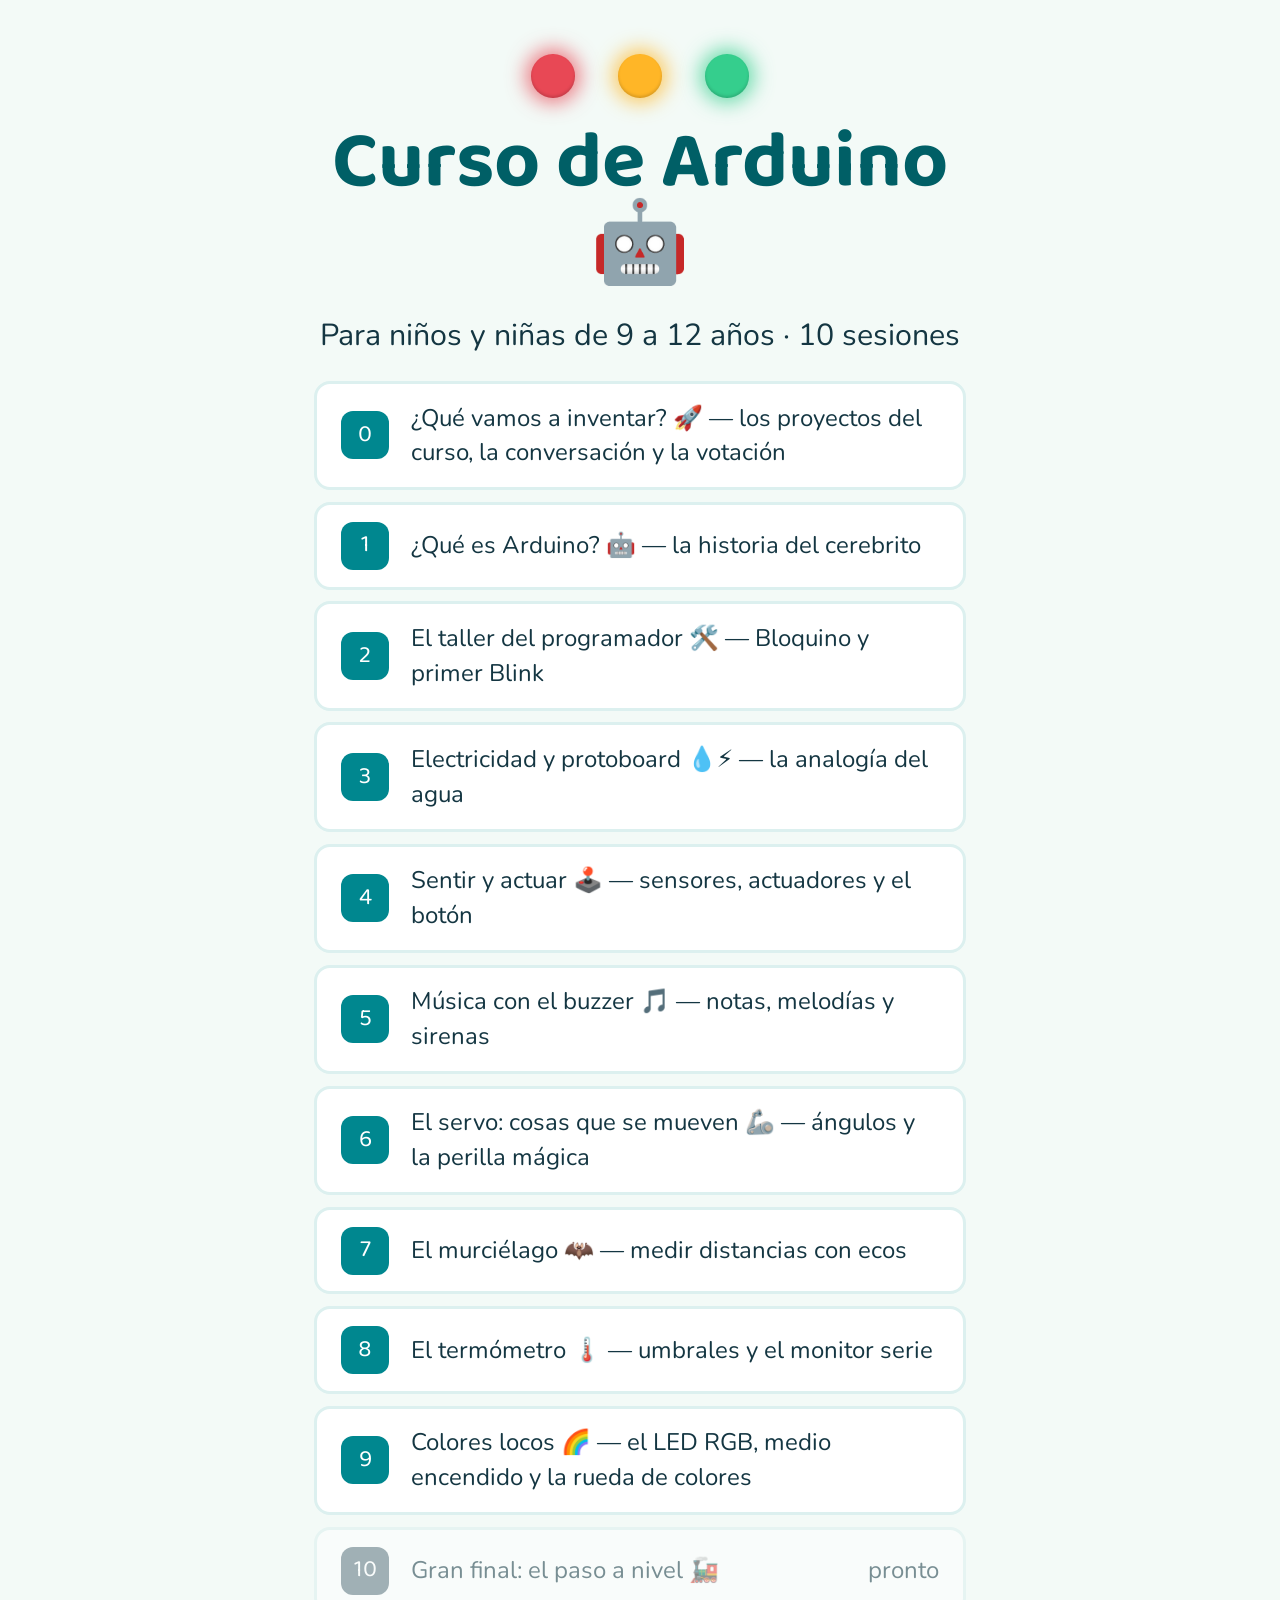
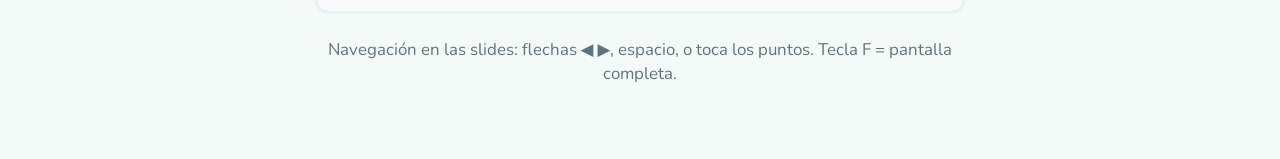
<file: slides/index.html>
<!DOCTYPE html>
<html lang="es">
<head>
<meta charset="utf-8">
<meta name="viewport" content="width=device-width, initial-scale=1">
<title>Curso de Arduino para niños · Índice</title>
<link rel="preconnect" href="https://fonts.googleapis.com">
<link href="https://fonts.googleapis.com/css2?family=Baloo+2:wght@600;800&family=Nunito:wght@400;700;900&display=swap" rel="stylesheet">
<link rel="stylesheet" href="assets/slides.css">
<style>
  body { overflow: auto; }
  main {
    max-width: 780px;
    margin: 0 auto;
    padding: 6vh 5vw 8vh;
    display: flex;
    flex-direction: column;
    gap: 1.2em;
    text-align: center;
  }
  ol.sesiones {
    list-style: none;
    display: flex;
    flex-direction: column;
    gap: .6em;
    text-align: left;
  }
  .sesion {
    display: flex;
    align-items: center;
    gap: .9em;
    background: var(--blanco);
    border: 3px solid var(--teal-suave);
    border-radius: 16px;
    padding: .7em 1em;
    color: var(--tinta);
    text-decoration: none;
    transition: border-color .15s, transform .15s;
  }
  a.sesion:hover { border-color: var(--teal); transform: translateX(4px); }
  .sesion .n {
    font-family: var(--f-titulo);
    background: var(--teal);
    color: #fff;
    border-radius: 12px;
    width: 2em; height: 2em;
    display: inline-flex;
    align-items: center;
    justify-content: center;
    flex: none;
  }
  .sesion.pendiente { opacity: .55; }
  .sesion.pendiente .n { background: var(--gris); }
  .variantes { margin-left: auto; display: flex; gap: .4em; flex: none; }
  .variantes a {
    font-family: var(--f-titulo);
    font-size: .8rem;
    color: var(--teal-osc);
    background: var(--teal-suave);
    border-radius: 999px;
    padding: .25em .8em;
    text-decoration: none;
  }
  .variantes a:hover { background: var(--teal); color: #fff; }
</style>
</head>
<body>
<main>
  <span class="semaforo-vivo" style="justify-content:center" aria-hidden="true">
    <span class="led on" style="--c:var(--rojo)"></span>
    <span class="led on" style="--c:var(--ambar)"></span>
    <span class="led on" style="--c:var(--verde)"></span>
  </span>
  <h1>Curso de Arduino 🤖</h1>
  <p class="grande">Para niños y niñas de 9 a 12 años · 10 sesiones</p>
  <ol class="sesiones">
    <li><a class="sesion" href="sesion-00.html"><span class="n">0</span>¿Qué vamos a inventar? 🚀 — los proyectos del curso, la conversación y la votación</a></li>
    <li><a class="sesion" href="sesion-01.html"><span class="n">1</span>¿Qué es Arduino? 🤖 — la historia del cerebrito</a></li>
    <li><a class="sesion" href="sesion-02.html"><span class="n">2</span>El taller del programador 🛠️ — Bloquino y primer Blink</a></li>
    <li><a class="sesion" href="sesion-03.html"><span class="n">3</span>Electricidad y protoboard 💧⚡ — la analogía del agua</a></li>
    <li><a class="sesion" href="sesion-04.html"><span class="n">4</span>Sentir y actuar 🕹️ — sensores, actuadores y el botón</a></li>
    <li><a class="sesion" href="sesion-05.html"><span class="n">5</span>Música con el buzzer 🎵 — notas, melodías y sirenas</a></li>
    <li><a class="sesion" href="sesion-06.html"><span class="n">6</span>El servo: cosas que se mueven 🦾 — ángulos y la perilla mágica</a></li>
    <li><a class="sesion" href="sesion-07.html"><span class="n">7</span>El murciélago 🦇 — medir distancias con ecos</a></li>
    <li><a class="sesion" href="sesion-08.html"><span class="n">8</span>El termómetro 🌡️ — umbrales y el monitor serie</a></li>
    <li><a class="sesion" href="sesion-09.html"><span class="n">9</span>Colores locos 🌈 — el LED RGB, medio encendido y la rueda de colores</a></li>
    <li class="sesion pendiente"><span class="n">10</span>Gran final: el paso a nivel 🚂 <span class="variantes">pronto</span></li>
  </ol>
  <p class="nota">Navegación en las slides: flechas ◀ ▶, espacio, o toca los puntos. Tecla F = pantalla completa.</p>
</main>
</body>
</html>
</file>
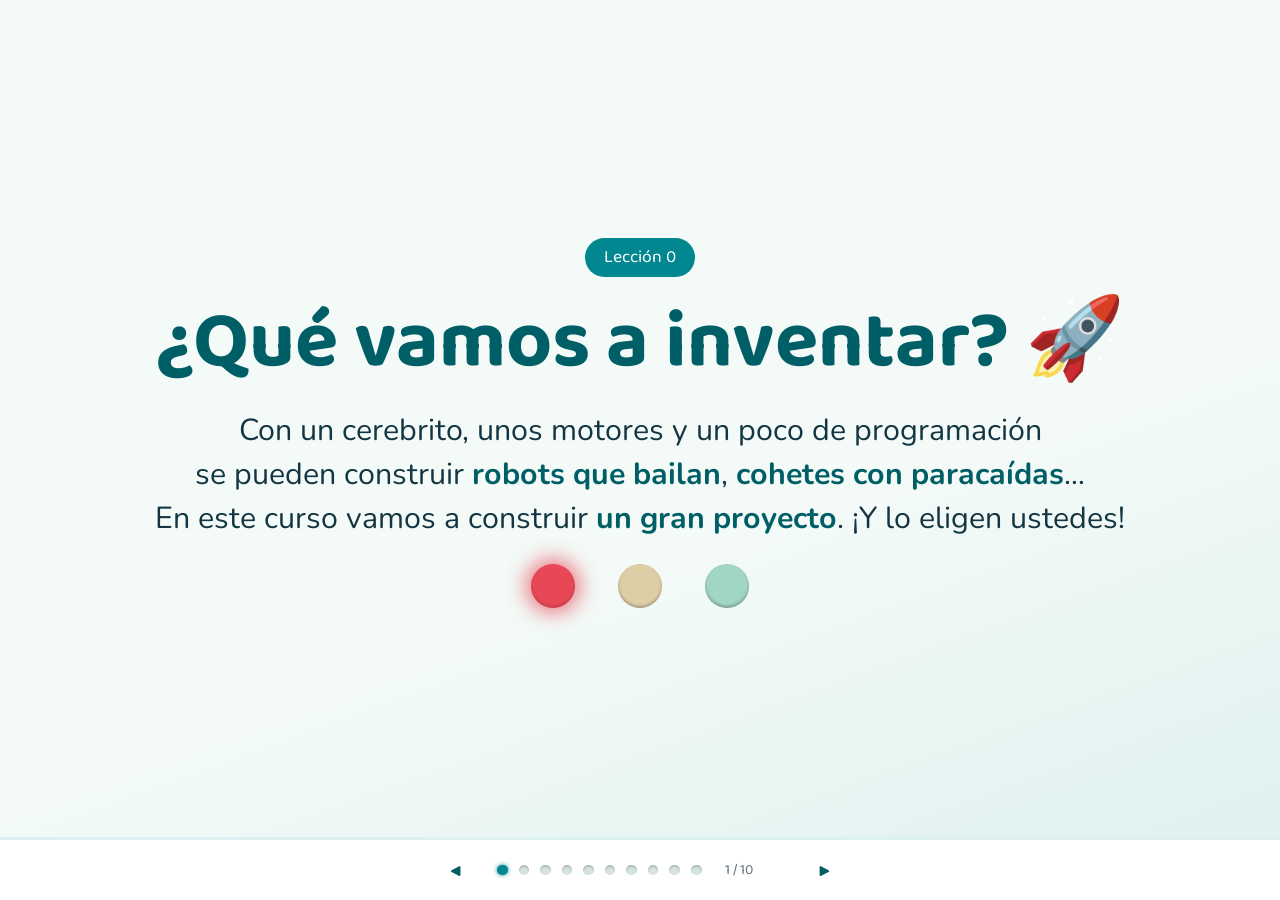
<file: slides/sesion-00.html>
<!DOCTYPE html>
<html lang="es">
<head>
<meta charset="utf-8">
<meta name="viewport" content="width=device-width, initial-scale=1">
<title>Lección 0 · ¿Qué vamos a inventar?</title>
<link rel="preconnect" href="https://fonts.googleapis.com">
<link href="https://fonts.googleapis.com/css2?family=Baloo+2:wght@600;800&family=Nunito:wght@400;700;900&family=JetBrains+Mono:wght@400;700&display=swap" rel="stylesheet">
<link rel="stylesheet" href="assets/slides.css">
</head>
<body>

<!-- 1 · Portada -->
<section class="slide portada">
  <span class="sesion-num">Lección 0</span>
  <h1>¿Qué vamos a inventar? 🚀</h1>
  <p class="grande">Con un cerebrito, unos motores y un poco de programación<br>se pueden construir <strong>robots que bailan</strong>, <strong>cohetes con paracaídas</strong>…<br>En este curso vamos a construir <strong>un gran proyecto</strong>. ¡Y lo eligen ustedes!</p>
  <div class="semaforo-vivo" aria-hidden="true">
    <span class="led" id="pled-r" style="--c:var(--rojo)"></span>
    <span class="led" id="pled-a" style="--c:var(--ambar)"></span>
    <span class="led" id="pled-v" style="--c:var(--verde)"></span>
  </div>
</section>

<!-- 2 · Sección 1: robotitos -->
<section class="slide">
  <p class="eyebrow">Idea 1 · Robotitos que caminan</p>
  <h2>Otto y Cobot 🤖</h2>
  <div class="fila proyectos">
    <article class="proy">
      <img class="proy-media" src="../recursos/img/otto-baile.gif" alt="Robot Otto verde y blanco caminando hacia atrás como Michael Jackson">
      <h3>Otto, el bailarín 🕺</h3>
      <p>Camina, baila, hace <em>moonwalk</em>, esquiva paredes y canta con su parlantito.</p>
      <div class="piezas">
        <span class="pieza">🦾 4 servos · S6</span>
        <span class="pieza">🦇 distancia · S7</span>
        <span class="pieza">🎵 buzzer · S5</span>
      </div>
      <p class="credito">Cuerpo impreso en 3D<button class="sm" data-sm="imp3d">?</button> · diseño abierto<button class="sm" data-sm="abierto">?</button> · Video: Otto DIY robot · YouTube</p>
    </article>
    <article class="proy">
      <img class="proy-media" src="../recursos/img/cobot.gif" alt="Robot Cobot de cuatro patas agachándose y levantándose">
      <h3>Cobot, el de cuatro patas 🐾</h3>
      <p>Se agacha, se estira y camina con sus cuatro patas. Mide lo que tiene enfrente para no chocar.</p>
      <div class="piezas">
        <span class="pieza">🦾 4 servos · S6</span>
        <span class="pieza">🦇 distancia · S7</span>
      </div>
      <p class="credito">Cuerpo impreso en 3D · Diseño y GIF: LucaDilo · MakerWorld · CC BY-NC-ND</p>
    </article>
  </div>
</section>

<!-- 3 · Idea 2: lámparas interactivas -->
<section class="slide">
  <p class="eyebrow">Idea 2 · Lámparas interactivas</p>
  <h2>Luces que te hacen caso 💡</h2>
  <div class="fila proyectos">
    <article class="proy">
      <img class="proy-media" src="../recursos/img/lampara-tactil.gif" alt="Lámpara con forma de hongo que se prende y cambia de intensidad al tocarle el sombrero" style="object-fit:contain; background:var(--tinta)">
      <h3>El hongo mágico 🍄</h3>
      <p>Le tocas el sombrero y se prende. Lo tocas otra vez y brilla más fuerte… o se apaga. ¡Sin ningún botón a la vista!</p>
      <div class="piezas">
        <span class="pieza">👆 sensor táctil · como el botón S4</span>
        <span class="pieza">✨ medio encendido · S9</span>
      </div>
      <p class="credito">Diseño y GIF: Keralots · MakerWorld</p>
    </article>
    <article class="proy">
      <img class="proy-media" src="../recursos/img/lampara-sonido.gif" alt="Lámpara con forma de caracol nautilus que cambia de colores cuando alguien aplaude">
      <h3>El caracol que escucha 🐚</h3>
      <p>Aplaudes o cantas cerca, y sus luces corren por la espiral cambiando de color.</p>
      <div class="piezas">
        <span class="pieza">👏 sensor de sonido · viene en el kit</span>
        <span class="pieza">🌈 colores · S9</span>
      </div>
      <p class="credito">Diseño y GIF: seanliang00 · MakerWorld · CC BY-NC-SA</p>
    </article>
  </div>
</section>

<!-- 4 · Idea 3: vehículos -->
<section class="slide">
  <p class="eyebrow">Idea 3 · Vehículos</p>
  <h2>¡A rodar y a navegar! 🏁</h2>
  <div class="fila proyectos">
    <article class="proy">
      <img class="proy-media" src="../recursos/img/barco.gif" alt="Barquito hecho con una bandeja blanca navegando y girando en una piscina">
      <h3>El barco del lago ⛵</h3>
      <p>Una bandeja con motor y timón que manejas desde el teléfono. ¡Primero en la piscina, después en el lago!</p>
      <div class="piezas">
        <span class="pieza">🦾 timón · S6</span>
        <span class="pieza">⚙️ motor con hélice · extra</span>
        <span class="pieza">📱 control por teléfono · extra</span>
      </div>
      <p class="credito">Diseño y GIF: Edu (omnia-makers) · MakerWorld</p>
    </article>
    <article class="proy">
      <img class="proy-media" src="../recursos/img/auto-linea.gif" alt="Autito robot recorriendo solo una pista de líneas blancas sobre un piso negro">
      <h3>El autito que sigue la línea 🏎️</h3>
      <p>Nadie lo maneja: mira el piso y sigue la cinta por las curvas, solito.<button class="sm" data-sm="linea">?</button> ¿Quién arma la pista más difícil?</p>
      <div class="piezas">
        <span class="pieza">👀 ve la línea · sensor infrarrojo</span>
        <span class="pieza">⚙️ 2 motores · extra</span>
        <span class="pieza">🦇 frena si hay algo · S7</span>
      </div>
      <p class="credito">Video: Friday Of Robotic's Dream · YouTube</p>
    </article>
  </div>
</section>

<!-- 5 · Idea 4: cohete de agua -->
<section class="slide">
  <p class="eyebrow">Idea 4 · Cohete de agua</p>
  <h2>3, 2, 1… ¡despegue! 🚀</h2>
  <div class="fila proyectos">
    <article class="proy">
      <img class="proy-media" src="../recursos/img/cohete-lanzador.gif" alt="Cohete de botella con aletas naranjas despegando en cámara lenta desde su lanzador, entre chorros de agua">
      <h3>El lanzador automático 🎯</h3>
      <p>Una botella con agua y aire a presión sale disparada. Nuestro lanzador cuenta 3, 2, 1… ¡y la suelta solito!</p>
      <div class="piezas">
        <span class="pieza">🚦 semáforo · S3</span>
        <span class="pieza">🔘 botón · S4</span>
        <span class="pieza">🎵 cuenta regresiva · S5</span>
        <span class="pieza">🦾 gatillo · S6</span>
      </div>
      <p class="credito">Diseño y video: Marimo Labs · YouTube · CC BY-NC-SA</p>
    </article>
    <article class="proy">
      <img class="proy-media" src="../recursos/img/cohete-paracaidas.gif" alt="Cohete de agua bajando lentamente colgado de un paracaídas rojo">
      <h3>El cohete con paracaídas 🪂</h3>
      <p>Arriba, cuando empieza a caer, la punta se abre sola y sale el paracaídas.<button class="sm" data-sm="paracaidas">?</button> Baja suavecito… ¡listo para volver a volar!</p>
      <div class="piezas">
        <span class="pieza">📏 mide la altura · extra</span>
        <span class="pieza">🦾 abre la tapa · S6</span>
        <span class="pieza">🎵 pita para encontrarlo · S5</span>
      </div>
      <p class="credito">Video: StratoFins · YouTube</p>
    </article>
  </div>
</section>

<!-- 6 · Idea 5: mini proyectos -->
<section class="slide">
  <p class="eyebrow">Idea 5 · Mini proyectos</p>
  <h2>Cartón + Arduino + un sensor = ¡un invento! 📦</h2>
  <div class="fila" style="align-items:center; gap:2em">
    <video class="video-corto" src="../recursos/video/mini-proyectos.mp4" poster="../recursos/video/mini-proyectos.jpg" controls muted loop playsinline preload="metadata"></video>
    <div style="max-width:24em; text-align:left; display:flex; flex-direction:column; gap:.6em">
      <p class="grande" style="font-size:1.2rem">Doce inventos chicos, hechos con cajas y lo que hay en casa:</p>
      <div class="mini-lista">
        <span>🐶 Comida para la mascota</span>
        <span>🚗 Auto con el teléfono</span>
        <span>🏠 Casa inteligente</span>
        <span>🥛 Agua que cae sola</span>
        <span>🗑️ Basurero que separa</span>
        <span>🚰 Bidón automático</span>
        <span>🪜 Escalera que se ilumina</span>
        <span>🪴 Planta que se riega sola</span>
        <span>👕 Techo que se cierra si llueve</span>
        <span>🚪 Puerta que se abre sola</span>
        <span>🅿️ Estacionamiento con barrera</span>
        <span>✊ Piedra, papel o tijera</span>
      </div>
      <p class="nota">Casi todos usan lo mismo: un <strong>sensor</strong> que se da cuenta de algo y un <strong>servo</strong> o una <strong>luz</strong> que responde. ¡Eso lo vas a aprender tú! <span class="credito" style="display:block; font-size:.8em; margin-top:.3em">Videos: Robotos y Eazytronic · YouTube</span></p>
    </div>
  </div>
</section>

<!-- 7 · Inventa el tuyo -->
<section class="slide">
  <p class="eyebrow">Idea 6 · La tuya</p>
  <h2>¿Y si inventas el tuyo? 💡</h2>
  <p class="grande">Todo invento tiene tres partes. Elige una de cada fila:</p>
  <div class="inventor">
    <div class="inv-fila" data-parte="siente">
      <span class="inv-titulo">👂 Siente…</span>
      <button class="boton secundario chip" data-txt="la distancia">🦇 distancia</button>
      <button class="boton secundario chip" data-txt="el calor">🌡️ calor</button>
      <button class="boton secundario chip" data-txt="un botón">🔘 botón</button>
      <button class="boton secundario chip" data-txt="una perilla">🎛️ perilla</button>
    </div>
    <div class="inv-fila" data-parte="hace">
      <span class="inv-titulo">✋ Hace…</span>
      <button class="boton secundario chip" data-txt="se mueve">🦾 moverse</button>
      <button class="boton secundario chip" data-txt="toca música">🎵 música</button>
      <button class="boton secundario chip" data-txt="brilla de colores">🌈 colores</button>
      <button class="boton secundario chip" data-txt="suena una alarma">🚨 alarma</button>
    </div>
    <div class="inv-fila" data-parte="donde">
      <span class="inv-titulo">📍 Vive en…</span>
      <button class="boton secundario chip" data-txt="el lago">🌊 lago</button>
      <button class="boton secundario chip" data-txt="el bosque">🌲 bosque</button>
      <button class="boton secundario chip" data-txt="la pradera">🌾 pradera</button>
      <button class="boton secundario chip" data-txt="mi pieza">🛏️ mi pieza</button>
    </div>
  </div>
  <div class="reto">
    <p class="grande" id="inv-frase">Mi invento siente <strong>…</strong>, y cuando pasa, <strong>…</strong>. Vive en <strong>…</strong>.</p>
    <p class="nota">¿Cómo se llamaría? Dibújalo en tu cuaderno. ✏️</p>
  </div>
</section>

<!-- 8 · Conversemos -->
<section class="slide">
  <p class="eyebrow">Ahora ustedes</p>
  <h2>Conversemos 💬</h2>
  <div class="charla">
    <div class="tarjeta"><h3>🤩 ¿Cuál te gustó más?</h3><p>¿Por qué? ¿Qué fue lo que te hizo decir «¡guau!»?</p></div>
    <div class="tarjeta"><h3>👂 ¿Qué tiene que sentir?</h3><p>¿Una mano, un aplauso, la luz, el agua? ¿Y qué hace cuando lo siente?</p></div>
    <div class="tarjeta"><h3>📍 ¿Dónde lo probamos?</h3><p>¿En la sala, el patio, la pradera… o en el lago?</p></div>
    <div class="tarjeta"><h3>🧩 ¿Y si juntamos dos?</h3><p>Un robot que baila con luces de colores, un barco que pita… ¡se vale mezclar!</p></div>
    <div class="tarjeta"><h3>🤝 ¿Qué parte harías tú?</h3><p>Programar, armar el circuito, decorar, construir la carcasa…</p></div>
  </div>
  <p class="nota">Con todas estas ideas, al final elegimos juntos el proyecto del curso.</p>
</section>

<!-- 9 · A votar -->
<section class="slide">
  <p class="eyebrow">Decidimos juntos</p>
  <h2>¡A votar! 🗳️</h2>
  <p class="grande">Toca tu proyecto favorito para sumarle un voto.</p>
  <div class="votos" id="votos">
    <button class="voto" data-n="0">🕺 Otto <span class="barra"></span><b>0</b></button>
    <button class="voto" data-n="0">🐾 Cobot <span class="barra"></span><b>0</b></button>
    <button class="voto" data-n="0">🍄 Hongo mágico <span class="barra"></span><b>0</b></button>
    <button class="voto" data-n="0">🐚 Caracol que escucha <span class="barra"></span><b>0</b></button>
    <button class="voto" data-n="0">⛵ Barco <span class="barra"></span><b>0</b></button>
    <button class="voto" data-n="0">🏎️ Autito sigue-línea <span class="barra"></span><b>0</b></button>
    <button class="voto" data-n="0">🎯 Lanzador automático <span class="barra"></span><b>0</b></button>
    <button class="voto" data-n="0">🪂 Cohete con paracaídas <span class="barra"></span><b>0</b></button>
    <button class="voto" data-n="0">📦 Un mini proyecto <span class="barra"></span><b>0</b></button>
    <button class="voto" data-n="0">💡 Una idea nueva <span class="barra"></span><b>0</b></button>
  </div>
  <p class="nota">¿Te equivocaste? Clic derecho sobre el proyecto le quita un voto.</p>
</section>

<!-- 10 · Cierre -->
<section class="slide portada">
  <p class="eyebrow">El plan</p>
  <h1>Pieza por pieza 🧩</h1>
  <p class="grande">Cada sesión vas a aprender <strong>una pieza nueva</strong>.<br>Al final las juntamos todas… ¡y nace nuestro proyecto!</p>
  <div class="piezas" style="max-width:36em; justify-content:center">
    <span class="pieza">💡 luces · S2</span>
    <span class="pieza">🔘 botones · S4</span>
    <span class="pieza">🎵 música · S5</span>
    <span class="pieza">🦾 movimiento · S6</span>
    <span class="pieza">🦇 distancia · S7</span>
    <span class="pieza">🌡️ temperatura · S8</span>
    <span class="pieza">🌈 colores · S9</span>
  </div>
  <div class="tarjeta" style="max-width:24em">
    <h3>Próxima sesión 🤖</h3>
    <p>Conocemos al <strong>cerebrito</strong> que hace posible todo esto: <strong>Arduino</strong>.</p>
  </div>
</section>

<style>
  /* ---------- tarjetas de proyecto, dos por slide ---------- */
  .proyectos { align-items: stretch; }
  .proy {
    background: var(--blanco);
    border: 3px solid var(--teal-suave);
    border-radius: 16px;
    padding: .7em .9em .8em;
    width: min(44vw, 23em);
    display: flex;
    flex-direction: column;
    gap: .4em;
    text-align: left;
    box-shadow: 0 6px 18px rgba(20, 54, 66, .08);
  }
  .proy h3 { font-family: var(--f-titulo); color: var(--teal-osc); line-height: 1.1; }
  .proy p { font-size: .9em; line-height: 1.35; }
  .proy .credito { font-size: .7em; color: var(--gris); margin-top: auto; }
  .proy-media {
    width: 100%;
    height: 36vh;
    object-fit: cover;
    object-position: 50% 40%;
    border-radius: 10px;
    background: #fff;
  }
  .proy-media.maqueta {
    background: var(--fondo);
    display: flex;
    flex-direction: column;
    align-items: center;
    justify-content: center;
    font-size: 11vh;
    line-height: 1;
  }
  .proy-media.maqueta span {
    font-size: .8rem;
    font-weight: 900;
    color: var(--gris);
    text-transform: uppercase;
    letter-spacing: .08em;
    margin-top: .6em;
  }
  .piezas { display: flex; flex-wrap: wrap; gap: .3em; }
  .pieza {
    font-size: .75em;
    font-weight: 900;
    background: var(--teal-suave);
    color: var(--teal-osc);
    border-radius: 999px;
    padding: .15em .7em;
  }

  /* ---------- mini proyectos ---------- */
  .video-corto { height: 62vh; aspect-ratio: 9 / 16; border-radius: 14px; background: #000; box-shadow: 0 10px 24px rgba(20, 54, 66, .18); }
  .mini-lista { display: grid; grid-template-columns: 1fr 1fr; gap: .3em .8em; font-size: .85em; font-weight: 700; }

  /* ---------- 7 · inventor ---------- */
  .inventor { display: flex; flex-direction: column; gap: .5em; }
  .inv-fila { display: flex; flex-wrap: wrap; align-items: center; gap: .4em; justify-content: center; }
  .inv-titulo { font-family: var(--f-titulo); width: 6.5em; text-align: right; }
  .inv-fila .chip { padding: .3em .8em; font-size: .95rem; }
  .inv-fila .chip.elegido { background: var(--teal); color: #fff; box-shadow: 0 4px 0 var(--teal-osc); }

  /* ---------- 8 · conversemos ---------- */
  .charla { display: grid; grid-template-columns: repeat(3, minmax(0, 15em)); gap: .8em; justify-content: center; }
  .charla .tarjeta { max-width: none; text-align: left; padding: .7em .9em; }
  .charla .tarjeta h3 { font-size: 1.05rem; }
  .charla .tarjeta p { font-size: .85em; line-height: 1.35; }

  /* ---------- 9 · votación ---------- */
  .votos { display: flex; flex-direction: column; gap: .25em; width: min(90vw, 34em); }
  .voto {
    display: flex;
    align-items: center;
    gap: .6em;
    font: inherit;
    font-weight: 900;
    color: var(--tinta);
    background: var(--blanco);
    border: 3px solid var(--teal-suave);
    border-radius: 12px;
    padding: .25em .7em;
    cursor: pointer;
    text-align: left;
  }
  .voto:hover { border-color: var(--teal); }
  .voto .barra {
    flex: 1;
    height: .7em;
    border-radius: 999px;
    background: linear-gradient(90deg, var(--verde) var(--p, 0%), var(--teal-suave) var(--p, 0%));
    transition: background .2s;
  }
  .voto b { min-width: 1.5em; text-align: right; }
</style>

<script src="assets/slides.js"></script>
<script>
  // portada: semáforo que se turna
  const pleds = ["pled-r", "pled-a", "pled-v"].map(id => document.getElementById(id));
  let pi = 0;
  setInterval(() => {
    pleds.forEach((l, i) => l.classList.toggle("on", i === pi));
    pi = (pi + 1) % 3;
  }, 700);

  // 7 · inventor: una opción por fila arma la frase
  const eleccion = { siente: "…", hace: "…", donde: "…" };
  document.querySelectorAll(".inv-fila").forEach(fila =>
    fila.querySelectorAll(".chip").forEach(b => b.addEventListener("click", () => {
      fila.querySelectorAll(".chip").forEach(o => o.classList.toggle("elegido", o === b));
      eleccion[fila.dataset.parte] = b.dataset.txt;
      document.getElementById("inv-frase").innerHTML =
        `Mi invento siente <strong>${eleccion.siente}</strong>, y cuando pasa, <strong>${eleccion.hace}</strong>. Vive en <strong>${eleccion.donde}</strong>.`;
    })));

  // 9 · votación: clic suma, clic derecho resta; la barra es relativa al más votado
  const votos = [...document.querySelectorAll(".voto")];
  const pintarVotos = () => {
    const max = Math.max(1, ...votos.map(v => +v.dataset.n));
    votos.forEach(v => {
      v.querySelector("b").textContent = v.dataset.n;
      v.style.setProperty("--p", (100 * v.dataset.n / max) + "%");
    });
  };
  votos.forEach(v => {
    v.addEventListener("click", () => { v.dataset.n++; pintarVotos(); });
    v.addEventListener("contextmenu", e => { e.preventDefault(); v.dataset.n = Math.max(0, v.dataset.n - 1); pintarVotos(); });
  });

  // ¿saber más?
  saberMas({
    imp3d: {
      t: "Impresora 3D",
      d: "<p>Es como una <strong>pistola de silicona robot</strong> 🔫: derrite un hilo de plástico y lo va dibujando capa sobre capa, muy fino, hasta que la pieza aparece. El cuerpo de Otto demora unas <strong>5 horas</strong> en imprimirse.</p>"
    },
    abierto: {
      t: "Diseño abierto",
      d: "<p>Los inventores de Otto publicaron <strong>toda su receta</strong> 📖: las piezas para imprimir, la lista de materiales y los programas. Cualquiera puede construirlo en su casa y hasta inventarle mejoras. ¡Igual que Arduino!</p>"
    },
    paracaidas: {
      t: "¿Cómo sabe cuándo abrirse?",
      d: "<p>La punta lleva un sensor que mide la <strong>altura</strong> con la presión del aire. Mientras sube, la altura crece. Cuando empieza a bajar… ¡ese es el momento! Un servo suelta la tapa y el paracaídas se abre. 🪂</p>"
    },
    linea: {
      t: "¿Cómo ve la línea?",
      d: "<p>Debajo lleva unos <strong>ojitos de luz infrarroja</strong>, una luz que nosotros no vemos. Cada ojito prende su luz y mira cuánta rebota: lo claro la <strong>devuelve</strong> y lo oscuro se la <strong>traga</strong>. Así sabe dónde está la línea: si se le escapa hacia un lado, el auto gira hacia ese lado para no perderla. 🏁</p>"
    }
  });
</script>
</body>
</html>
</file>
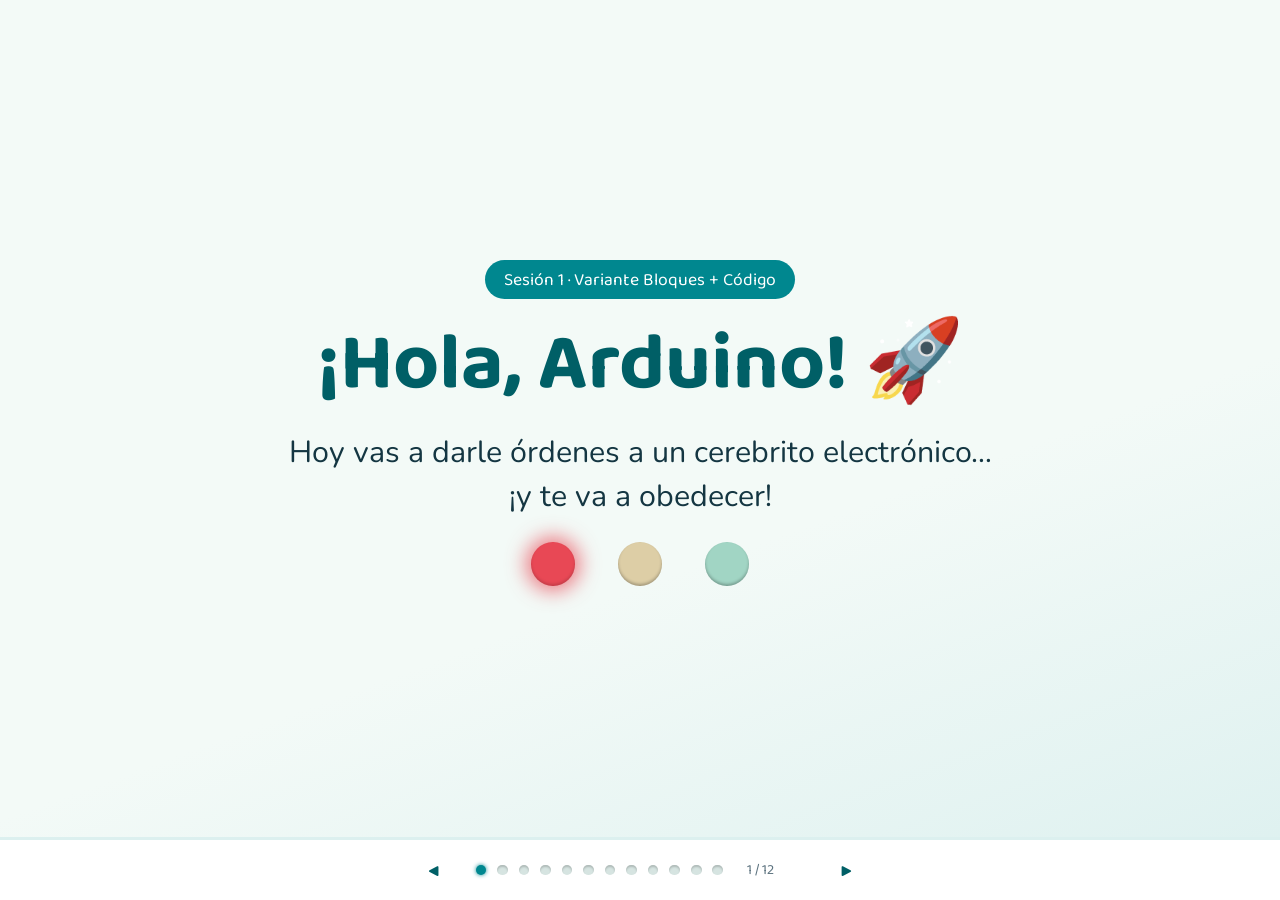
<file: slides/sesion-01-bloques.html>
<!DOCTYPE html>
<html lang="es">
<head>
<meta charset="utf-8">
<meta name="viewport" content="width=device-width, initial-scale=1">
<title>Sesión 1 · ¡Hola Arduino! (variante Bloques + Código)</title>
<link rel="preconnect" href="https://fonts.googleapis.com">
<link href="https://fonts.googleapis.com/css2?family=Baloo+2:wght@600;800&family=Nunito:wght@400;700;900&family=JetBrains+Mono:wght@400;700&display=swap" rel="stylesheet">
<link rel="stylesheet" href="assets/slides.css">
</head>
<body>

<!-- 1 · Portada -->
<section class="slide portada">
  <span class="sesion-num">Sesión 1 · Variante Bloques + Código</span>
  <h1>¡Hola, Arduino! 🚀</h1>
  <p class="grande">Hoy vas a darle órdenes a un cerebrito electrónico…<br>¡y te va a obedecer!</p>
  <div class="semaforo-vivo" aria-hidden="true">
    <span class="led" id="pled-r" style="--c:var(--rojo)"></span>
    <span class="led" id="pled-a" style="--c:var(--ambar)"></span>
    <span class="led" id="pled-v" style="--c:var(--verde)"></span>
  </div>
</section>

<!-- 2 · Qué es Arduino -->
<section class="slide">
  <p class="eyebrow">¿Qué es esto?</p>
  <h2>Arduino es un cerebrito que sigue instrucciones</h2>
  <div class="fila">
    <div class="tarjeta"><h3>🧠 Piensa</h3><p>Ejecuta las instrucciones que tú le escribes, una por una, millones por segundo.</p></div>
    <div class="tarjeta"><h3>👀 Siente</h3><p>Con <strong>sensores</strong> puede ver distancias, medir temperatura, escuchar…</p></div>
    <div class="tarjeta"><h3>💪 Actúa</h3><p>Con <strong>actuadores</strong> enciende luces, hace sonidos y mueve motores.</p></div>
  </div>
  <p class="nota">Está dentro de lavadoras, ascensores, drones y hasta robots de verdad.</p>
</section>

<!-- 3 · Conoce la placa (hotspots) -->
<section class="slide">
  <p class="eyebrow">Conócela por dentro</p>
  <h2>Toca los círculos ámbar 👇</h2>
  <div style="position:relative; width:min(88vw,560px)">
    <svg viewBox="0 0 560 400" style="width:100%; filter:drop-shadow(0 8px 16px rgba(20,54,66,.2))" aria-label="Dibujo de la placa Arduino UNO">
      <rect x="30" y="30" width="500" height="340" rx="18" fill="#00878F"/>
      <rect x="60" y="42" width="300" height="26" rx="4" fill="#0b6e75"/>
      <g fill="#143642"><rect x="70" y="46" width="280" height="18" rx="3"/></g>
      <g fill="#fff" font-family="monospace" font-size="13"><text x="76" y="60">13 12 11 10 9 8</text><text x="230" y="60">7 6 5 4 3 2 1 0</text></g>
      <rect x="180" y="330" width="200" height="26" rx="4" fill="#0b6e75"/>
      <rect x="188" y="334" width="184" height="18" rx="3" fill="#143642"/>
      <text x="196" y="348" fill="#fff" font-family="monospace" font-size="13">A0 A1 A2 A3 A4 A5</text>
      <rect x="8" y="80" width="70" height="56" rx="6" fill="#B0BEC5"/>
      <rect x="8" y="250" width="52" height="60" rx="8" fill="#263238"/>
      <circle cx="470" cy="90" r="16" fill="#CFD8DC"/>
      <rect x="452" y="60" width="36" height="12" rx="3" fill="#ECEFF1"/>
      <rect x="150" y="150" width="150" height="150" rx="8" fill="#263238"/>
      <text x="188" y="235" fill="#78909C" font-family="monospace" font-size="16">ATmega</text>
      <rect x="118" y="96" width="16" height="9" rx="2" fill="#FFB627" id="svg-led13"/>
      <text x="138" y="105" fill="#fff" font-family="monospace" font-size="12">L</text>
    </svg>
    <button class="hot" style="left:12%; top:26%" data-hot="usb">1</button>
    <button class="hot" style="left:36%; top:12%" data-hot="dig">2</button>
    <button class="hot" style="left:56%; top:86%" data-hot="ana">3</button>
    <button class="hot" style="left:24%; top:24%" data-hot="led">4</button>
    <button class="hot" style="left:84%; top:20%" data-hot="reset">5</button>
  </div>
  <p id="hot-info" class="grande" style="min-height:2.4em">💡 Cada parte tiene un superpoder.</p>
</section>

<!-- 4 · Entrar a Tinkercad -->
<section class="slide">
  <p class="eyebrow">Nuestro laboratorio virtual</p>
  <h2>Entremos a Tinkercad 🧪</h2>
  <div style="display:flex; flex-direction:column; gap:.6em; width:min(92vw,620px)">
    <button class="check"><span class="caja"></span>Abrir <strong>&nbsp;tinkercad.com/joinclass&nbsp;</strong></button>
    <button class="check"><span class="caja"></span>Escribir el <strong>&nbsp;código de la clase&nbsp;</strong> (está en la pizarra)</button>
    <button class="check"><span class="caja"></span>Entrar con tu <strong>&nbsp;apodo&nbsp;</strong> (sin correo, sin contraseña)</button>
    <button class="check"><span class="caja"></span>Crear un <strong>&nbsp;Circuito nuevo&nbsp;</strong> y arrastrar un Arduino UNO</button>
  </div>
  <p class="nota">En Tinkercad puedes equivocarte mil veces: ¡nada se quema!</p>
</section>

<!-- 5 · Primer programa con bloques -->
<section class="slide">
  <p class="eyebrow">Tu primer programa</p>
  <h2>Blink con bloques 🧩</h2>
  <div class="pila-bloques" aria-label="Programa de bloques: encender LED, esperar, apagar, esperar">
    <div class="bloque b-salida">poner LED integrado en <span class="chip">ALTO</span></div>
    <div class="bloque b-control">esperar <span class="chip">0.5</span> segundos</div>
    <div class="bloque b-salida">poner LED integrado en <span class="chip">BAJO</span></div>
    <div class="bloque b-control">esperar <span class="chip">0.5</span> segundos</div>
  </div>
  <p class="grande">Los bloques se leen de arriba hacia abajo…<br>y al terminar, <strong>vuelven a empezar</strong>. 🔁</p>
</section>

<!-- 6 · Los bloques escriben código -->
<section class="slide">
  <p class="eyebrow">El secreto de los bloques</p>
  <h2>Cada bloque escribe código por ti 🪄</h2>
  <div style="display:flex; gap:1.5em; align-items:center; flex-wrap:wrap; justify-content:center">
    <div class="pila-bloques">
      <div class="bloque b-salida">poner LED integrado en <span class="chip">ALTO</span></div>
      <div class="bloque b-control">esperar <span class="chip">0.5</span> segundos</div>
    </div>
    <div style="font-size:2em">➡️</div>
    <div class="ide">
      <div class="ide-barra"><span class="boton-ide">✓</span><span class="boton-ide">→</span><span class="ide-nombre">lo que Tinkercad genera</span></div>
      <pre><span class="fn">digitalWrite</span>(<span class="num">13</span>, <span class="kw">HIGH</span>);
<span class="fn">delay</span>(<span class="num">500</span>);</pre>
    </div>
  </div>
  <p class="grande">En Tinkercad, elige la vista <strong>«Bloques + Texto»</strong> para ver los dos a la vez.<br>Muy pronto escribiremos ese código nosotros mismos. 💪</p>
</section>

<!-- 7 · Patio de juegos -->
<section class="slide">
  <p class="eyebrow">Patio de juegos</p>
  <h2>¿Qué pasa si cambias el número? 🎛️</h2>
  <div style="display:flex; gap:1.5em; align-items:center; flex-wrap:wrap; justify-content:center">
    <span class="led-cuerpo"><span class="led led-grande" id="led-juego" style="--c:var(--ambar)"></span></span>
    <div class="pila-bloques">
      <div class="bloque b-control">esperar <span class="chip" id="b-seg">0.5</span> segundos</div>
    </div>
    <div class="ide">
      <div class="ide-barra"><span class="ide-nombre">código generado</span></div>
      <pre><span class="fn">delay</span>(<span class="num-vivo" id="v1">500</span>);</pre>
    </div>
  </div>
  <input type="range" id="slider-delay" min="60" max="1200" step="20" value="500" aria-label="Velocidad del parpadeo">
  <div class="fila">
    <button class="boton" data-vel="1000">🐢 Tortuga</button>
    <button class="boton" data-vel="400">🐇 Conejo</button>
    <button class="boton secundario" data-vel="80">🐦 ¡Colibrí!</button>
  </div>
</section>

<!-- 8 · Ahora en la placa real -->
<section class="slide">
  <p class="eyebrow">Del simulador al mundo real</p>
  <h2>¡Ahora en un Arduino de verdad! 🔌</h2>
  <div style="display:flex; flex-direction:column; gap:.6em; width:min(92vw,620px)">
    <button class="check"><span class="caja"></span>Abrir el <strong>&nbsp;Arduino IDE&nbsp;</strong> (ya está instalado)</button>
    <button class="check"><span class="caja"></span>Conectar el cable USB y ver la lucecita <strong>&nbsp;ON&nbsp;</strong></button>
    <button class="check"><span class="caja"></span>Elegir placa <strong>&nbsp;Arduino UNO&nbsp;</strong> y su puerto <strong>&nbsp;COM&nbsp;</strong></button>
    <button class="check"><span class="caja"></span>Abrir <strong>&nbsp;Archivo → Ejemplos → Basics → Blink&nbsp;</strong></button>
    <button class="check"><span class="caja"></span>Apretar <strong>&nbsp;→ Subir&nbsp;</strong> y ver parpadear el LED «L»</button>
  </div>
  <p class="nota">¿Reconoces el código Blink? ¡Es el mismo que generaban tus bloques!</p>
</section>

<!-- 9 · Reto -->
<section class="slide">
  <div class="reto">
    <p class="eyebrow">⭐ Reto de la sesión</p>
    <h2>Haz latir un corazón ❤️</h2>
    <p class="grande">Un corazón no parpadea parejo: hace <strong>tum-tum… pausa… tum-tum… pausa</strong>.</p>
    <p>Pista: necesitas <strong>varios</strong> bloques de <strong>esperar</strong> con números <strong>distintos</strong>.</p>
  </div>
  <p>Así debería verse: <span class="led" id="led-corazon" style="--c:var(--rojo); font-size:2em"></span></p>
</section>

<!-- 10 · Seguridad -->
<section class="slide">
  <p class="eyebrow">Reglas de electricista profesional</p>
  <h2>Seguridad primero ⚡</h2>
  <div class="fila">
    <div class="tarjeta"><h3>🔌 Regla 1</h3><p>Para cambiar cables, primero <strong>desconecta el USB</strong>. Siempre.</p></div>
    <div class="tarjeta"><h3>👀 Regla 2</h3><p>Antes de conectar, tu compañero <strong>revisa tu circuito</strong> (y tú el suyo).</p></div>
    <div class="tarjeta"><h3>🖐️ Regla 3</h3><p>¿Algo huele raro o se calienta? <strong>Desconecta y avisa</strong>.</p></div>
  </div>
  <p class="nota">Arduino usa 5 voltios: no puede hacerte daño, pero un cable mal puesto sí puede dañar la placa.</p>
</section>

<!-- 11 · Quiz -->
<section class="slide">
  <p class="eyebrow">Duelo de cerebritos</p>
  <h2>¿Cuánto aprendiste? Toca para voltear</h2>
  <div class="fila">
    <div class="quiz" tabindex="0"><div class="quiz-caras">
      <div class="quiz-cara quiz-frente">¿Qué hace el programa al llegar al último bloque?</div>
      <div class="quiz-cara quiz-atras">¡Vuelve a empezar! 🔁</div>
    </div></div>
    <div class="quiz" tabindex="0"><div class="quiz-caras">
      <div class="quiz-cara quiz-frente">El bloque «esperar 0.5 segundos» genera el código…</div>
      <div class="quiz-cara quiz-atras">delay(500) ⏱️</div>
    </div></div>
    <div class="quiz" tabindex="0"><div class="quiz-caras">
      <div class="quiz-cara quiz-frente">En Tinkercad, ¿qué pasa si conectas algo mal?</div>
      <div class="quiz-cara quiz-atras">¡Nada se quema! Es un simulador 🧪</div>
    </div></div>
  </div>
</section>

<!-- 12 · Cierre -->
<section class="slide portada">
  <p class="eyebrow">Lo lograste</p>
  <h1>¡Ya programas! 🎉</h1>
  <p class="grande">Hoy: programaste con bloques, descubriste el código que generan,<br>y lo subiste a un Arduino de verdad.</p>
  <div class="tarjeta" style="max-width:24em">
    <h3>Próxima sesión 🚦</h3>
    <p>Armaremos un <strong>semáforo de verdad</strong> con 3 LEDs y una protoboard.</p>
  </div>
  <div class="semaforo-vivo" aria-hidden="true">
    <span class="led on" style="--c:var(--verde)"></span>
  </div>
</section>

<style>
  .hot {
    position: absolute;
    width: 2em; height: 2em;
    border-radius: 50%;
    border: 3px solid #fff;
    background: var(--ambar);
    color: #5C4000;
    font-family: var(--f-titulo);
    font-size: 1rem;
    cursor: pointer;
    box-shadow: 0 0 0 4px rgba(255,182,39,.35);
    animation: pulso 1.6s infinite;
  }
  @keyframes pulso { 50% { box-shadow: 0 0 0 10px rgba(255,182,39,0); } }
  @media (prefers-reduced-motion: reduce) { .hot { animation: none; } }

  /* bloques estilo Tinkercad/Scratch */
  .pila-bloques {
    display: flex;
    flex-direction: column;
    align-items: flex-start;
    text-align: left;
  }
  .bloque {
    position: relative;
    font-family: var(--f-cuerpo);
    font-weight: 900;
    font-size: clamp(.95rem, 2.6vh, 1.3rem);
    color: #fff;
    padding: .5em 1em .5em .9em;
    border-radius: 10px;
    margin-bottom: 3px;
    box-shadow: 0 3px 0 rgba(0,0,0,.22);
  }
  /* pestañita de encaje tipo puzzle */
  .bloque::before {
    content: "";
    position: absolute;
    top: -6px; left: 16px;
    width: 22px; height: 6px;
    background: inherit;
    border-radius: 4px 4px 0 0;
  }
  .pila-bloques .bloque:first-child::before { display: none; }
  .b-salida  { background: #4C97FF; }
  .b-control { background: #FFAB19; color: #5C4000; }
  .chip {
    background: #fff;
    color: #143642;
    border-radius: 999px;
    padding: .05em .55em;
    font-family: var(--f-codigo);
    font-weight: 700;
  }
</style>

<script src="assets/slides.js"></script>
<script>
  const pleds = ["pled-r", "pled-a", "pled-v"].map(id => document.getElementById(id));
  let pi = 0;
  setInterval(() => {
    pleds.forEach((l, i) => l.classList.toggle("on", i === pi));
    pi = (pi + 1) % 3;
  }, 700);

  const infoHot = {
    usb: "🔌 Puerto USB: por aquí llegan las instrucciones… ¡y la energía!",
    dig: "🕹️ Pines digitales (0-13): las manos del Arduino. Aquí se conectan LEDs, buzzers…",
    ana: "📈 Pines analógicos (A0-A5): oídos finos para sensores que miden cosas.",
    led: "💡 LED «L»: una lucecita integrada conectada al pin 13. ¡Hoy la haremos parpadear!",
    reset: "🔄 Botón RESET: reinicia el programa desde el principio."
  };
  document.querySelectorAll(".hot").forEach(b =>
    b.addEventListener("click", () => {
      document.getElementById("hot-info").textContent = infoHot[b.dataset.hot];
      if (b.dataset.hot === "led") document.getElementById("svg-led13").setAttribute("fill", "#FFE082");
    }));

  document.querySelectorAll(".check").forEach(c =>
    c.addEventListener("click", () => c.classList.toggle("hecho")));

  // patio de juegos: bloque y código se actualizan juntos
  let delayMs = 500;
  const slider = document.getElementById("slider-delay");
  function ponerDelay(v) {
    delayMs = v;
    slider.value = v;
    document.getElementById("v1").textContent = v;
    document.getElementById("b-seg").textContent = (v / 1000).toLocaleString("es", { maximumFractionDigits: 2 });
  }
  slider.addEventListener("input", () => ponerDelay(+slider.value));
  document.querySelectorAll("[data-vel]").forEach(b =>
    b.addEventListener("click", () => ponerDelay(+b.dataset.vel)));
  parpadear(document.getElementById("led-juego"), () => delayMs, () => delayMs);

  const corazon = document.getElementById("led-corazon");
  const patron = [120, 120, 120, 640];
  let ci = 0;
  (function late() {
    corazon.classList.toggle("on", ci % 2 === 0);
    setTimeout(late, patron[ci]);
    ci = (ci + 1) % patron.length;
  })();

  document.querySelectorAll(".quiz").forEach(q => {
    const voltear = () => q.classList.toggle("volteada");
    q.addEventListener("click", voltear);
    q.addEventListener("keydown", e => { if (e.key === "Enter" || e.key === " ") { voltear(); e.preventDefault(); } });
  });
</script>
</body>
</html>
</file>
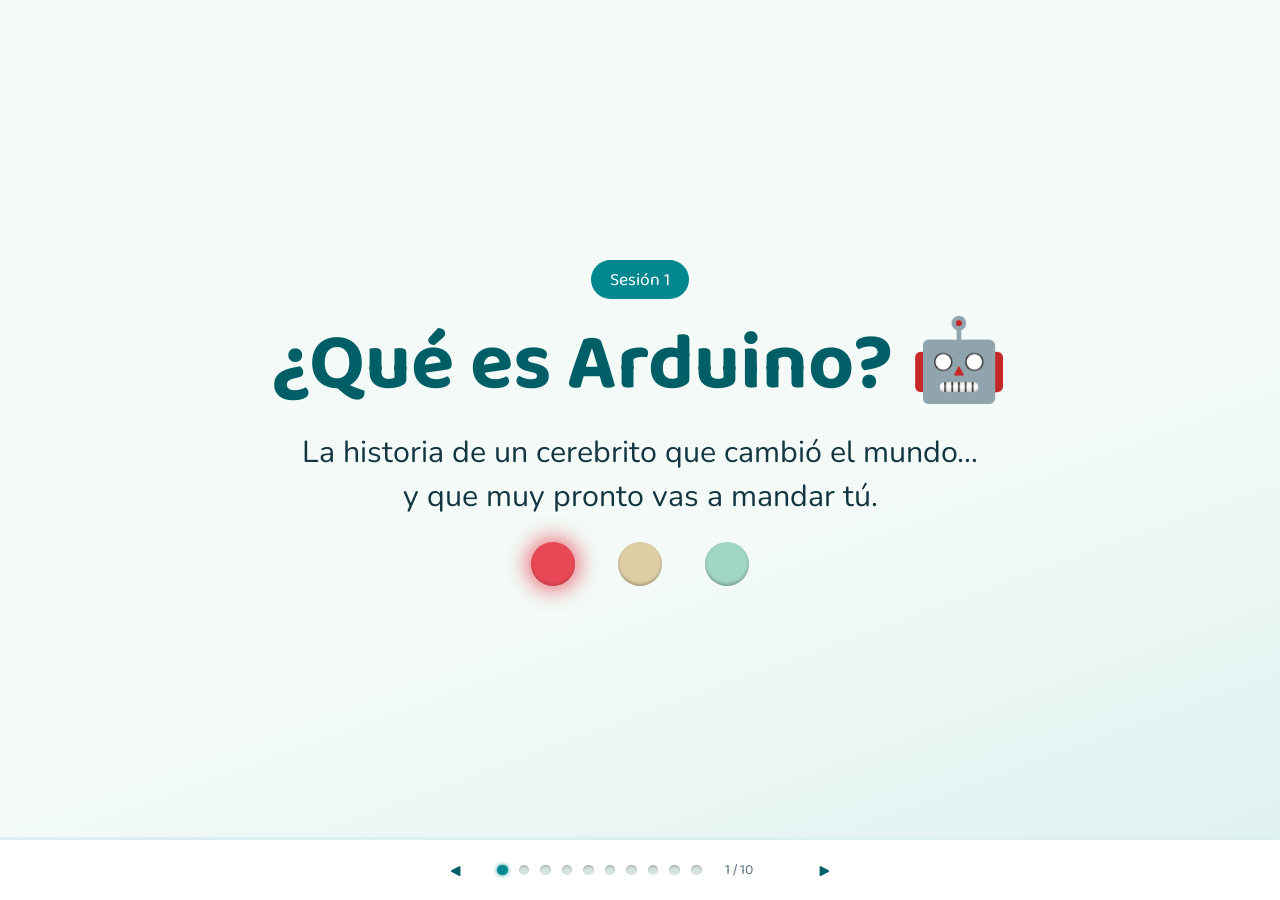
<file: slides/sesion-01.html>
<!DOCTYPE html>
<html lang="es">
<head>
<meta charset="utf-8">
<meta name="viewport" content="width=device-width, initial-scale=1">
<title>Sesión 1 · ¿Qué es Arduino?</title>
<link rel="preconnect" href="https://fonts.googleapis.com">
<link href="https://fonts.googleapis.com/css2?family=Baloo+2:wght@600;800&family=Nunito:wght@400;700;900&family=JetBrains+Mono:wght@400;700&display=swap" rel="stylesheet">
<link rel="stylesheet" href="assets/slides.css">
</head>
<body>

<!-- 1 · Portada -->
<section class="slide portada">
  <span class="sesion-num">Sesión 1</span>
  <h1>¿Qué es Arduino? 🤖</h1>
  <p class="grande">La historia de un cerebrito que cambió el mundo…<br>y que muy pronto vas a mandar tú.</p>
  <div class="semaforo-vivo" aria-hidden="true">
    <span class="led" id="pled-r" style="--c:var(--rojo)"></span>
    <span class="led" id="pled-a" style="--c:var(--ambar)"></span>
    <span class="led" id="pled-v" style="--c:var(--verde)"></span>
  </div>
</section>

<!-- 2 · Cerebritos escondidos -->
<section class="slide">
  <p class="eyebrow">Misión detective</p>
  <h2>¿Dónde se esconden los cerebritos? 🔍</h2>
  <p class="grande">Toca cada objeto y descubre si tiene un <strong>microcontrolador</strong><button class="sm" data-sm="micro">?</button> adentro.</p>
  <div class="fila" id="objetos">
    <button class="obj" data-si="1">🧺<span>Lavadora</span></button>
    <button class="obj" data-si="1">🎮<span>Control de juegos</span></button>
    <button class="obj" data-si="0">🪑<span>Silla</span></button>
    <button class="obj" data-si="1">🚦<span>Semáforo</span></button>
    <button class="obj" data-si="1">🚁<span>Dron</span></button>
    <button class="obj" data-si="0">🥄<span>Cuchara</span></button>
    <button class="obj" data-si="1">⏰<span>Despertador</span></button>
    <button class="obj" data-si="1">🛗<span>Ascensor</span></button>
  </div>
  <p id="obj-info" class="nota" style="min-height:1.6em">Los cerebritos están por todas partes…</p>
</section>

<!-- 3 · Computador vs Arduino -->
<section class="slide">
  <p class="eyebrow">Parientes cercanos</p>
  <h2>Computador vs microcontrolador 🥊</h2>
  <div class="fila">
    <div class="tarjeta">
      <h3>💻 Computador</h3>
      <p>Un <strong>cerebro gigante</strong>: hace mil cosas a la vez — juegos, videos, tareas…</p>
      <p class="nota">Tiene pantalla, teclado y cuesta caro.</p>
    </div>
    <div class="tarjeta">
      <h3>🧠 Microcontrolador</h3>
      <p>Un <strong>cerebrito con una misión</strong>: repite SU programa una y otra vez, sin cansarse jamás.</p>
      <p class="nota">Es solo un chip negro chiquitito… ¡y no puede trabajar solo!</p>
    </div>
  </div>
  <div class="reto" style="max-width:min(92vw,40em)">
    <p class="grande">¿Y Arduino? Arduino es la <strong>placa de desarrollo</strong><button class="sm" data-sm="placa-dev">?</button>:
    la <strong>nave espacial del cerebrito</strong> 🚀 — le da energía, enchufes
    para los cables y conexión con el computador, para que usarlo sea facilísimo.</p>
    <p style="margin-top:.5em">Y son un gran equipo: el computador <strong>escribe las órdenes</strong>, el microcontrolador <strong>las cumple</strong> desde su placa.</p>
  </div>
</section>

<!-- 4 · La receta de un robot -->
<section class="slide">
  <p class="eyebrow">La receta secreta de todos los robots</p>
  <h2>Sentir → Pensar → Actuar 🔁</h2>
  <div class="fila">
    <div class="tarjeta"><h3>👀 Sentir</h3><p>Los <strong>sensores</strong> son sus sentidos: ven distancias, miden calor, escuchan.</p></div>
    <div class="tarjeta"><h3>🧠 Pensar</h3><p>El <strong>cerebrito</strong> decide con las reglas que TÚ le programaste.</p></div>
    <div class="tarjeta"><h3>💪 Actuar</h3><p>Los <strong>actuadores</strong> son sus músculos: luces, sonidos, motores.</p></div>
  </div>
  <p class="grande">Una puerta de supermercado 🚪 <strong>siente</strong> que llegas,<br><strong>piensa</strong> "¡alguien viene!" y <strong>actúa</strong> abriéndose. ¡Es un mini robot!</p>
</section>

<!-- 5 · Historia parte 1 -->
<section class="slide cuento">
  <p class="eyebrow">📖 La historia · capítulo 1</p>
  <h2>La escuela de inventores</h2>
  <div class="fila-cuento">
    <figure class="figura">
      <img src="../recursos/img/ivrea.jpg" alt="Techos y edificios antiguos del pueblo de Ivrea, Italia">
      <figcaption>Ivrea, el pueblito italiano de esta historia 🇮🇹
        <span class="credito">Foto: Zairon · CC BY-SA 4.0</span></figcaption>
    </figure>
    <div class="texto">
      <p class="grande">Érase una vez, en un pueblito de Italia llamado <strong>Ivrea</strong>,
      una escuela donde los estudiantes inventaban cosas locas: lámparas que
      respondían, máquinas que saludaban…</p>
      <p class="grande">Pero había un problema: los cerebritos para sus inventos eran
      <strong>carísimos</strong> 💸 — ¡como 100 dólares! — y si se quemaba uno…
      adiós mesada del mes.</p>
      <p class="nota">Año 2005. Sus profesores decidieron hacer algo al respecto…</p>
    </div>
  </div>
</section>

<!-- 6 · Historia parte 2 -->
<section class="slide cuento">
  <p class="eyebrow">📖 La historia · capítulo 2</p>
  <h2>El bar del rey 🍕👑</h2>
  <div class="fila-cuento">
    <div class="texto">
      <p class="grande">Los profesores se juntaban en su bar favorito del pueblo:
      el <strong>Bar del Rey Arduino</strong>, llamado así por un rey que vivió ahí
      hace más de ¡mil años!</p>
      <p class="grande">Ahí, entre pizzas y servilletas con dibujos, diseñaron una placa
      <strong>barata</strong>, <strong>resistente</strong> y <strong>fácil de usar</strong>
      para sus estudiantes.</p>
      <p class="grande">¿Y el nombre? Fácil: la bautizaron como el bar…<br><strong>¡Arduino!</strong> 🎉</p>
    </div>
    <figure class="figura">
      <img src="../recursos/img/equipo-arduino.jpg" alt="Los cinco creadores de Arduino posando juntos en 2008">
      <figcaption>¡Los 5 inventores de Arduino! (2008) 📸
        <span class="credito">Foto: David Cuartielles · CC BY-SA 3.0</span></figcaption>
    </figure>
  </div>
</section>

<!-- 7 · Historia parte 3 -->
<section class="slide cuento">
  <p class="eyebrow">📖 La historia · capítulo 3</p>
  <h2>La receta que regalaron al mundo 🎁</h2>
  <div class="fila-cuento">
    <figure class="figura">
      <img src="../recursos/img/arduino-serial.jpg" alt="El primer Arduino a la venta: placa azul con conector serial, sostenida en una mano">
      <figcaption>El primer Arduino a la venta (2005): ¡cabía en una mano! 📸
        <span class="credito">Foto: arduino.cc · CC BY-SA</span></figcaption>
    </figure>
    <div class="texto">
      <p class="grande">Cuando un invento es un éxito, lo normal es guardar la receta
      en secreto y hacerse rico. Pero ellos hicieron lo contrario:
      <strong>publicaron los planos gratis en internet</strong>, para que cualquier
      persona pudiera copiarla, fabricarla y mejorarla.</p>
      <p class="grande">A eso se le llama <strong>hardware abierto</strong><button class="sm" data-sm="abierto">?</button>.
      Por eso hoy hay <strong>millones</strong> de Arduinos en el mundo…
      ¡y por eso el tuyo cuesta poquito! 🌍</p>
      <button class="sm-grande" data-sm="proto">¿Saber más? El prototipo hecho a mano 🛠️</button>
    </div>
  </div>
</section>

<!-- 8 · La familia de placas -->
<section class="slide">
  <p class="eyebrow">Hoy, veinte años después…</p>
  <h2>¡Toda una familia de placas! 👨‍👩‍👧‍👦</h2>
  <p>Como los planos son libres, hay placas de <strong>todos los tamaños y superpoderes</strong>. Cada misión tiene su placa:</p>
  <div class="placas">
    <div class="placa-card">
      <img src="../recursos/img/arduino-uno.jpg" alt="Placa Arduino UNO">
      <h3>UNO 🏆</h3>
      <p>El favorito para aprender: ni muy grande ni muy chico. ¡El nuestro!</p>
    </div>
    <div class="placa-card">
      <img src="../recursos/img/placa-nano.jpg" alt="Placa Arduino Nano completa, pequeña y con sus patitas de conexión">
      <h3>Nano 🤏</h3>
      <p>¡Mide 4,5 cm! Cabe en un dedo: para inventos con poquito espacio.</p>
    </div>
    <div class="placa-card">
      <img src="../recursos/img/placa-mega.jpg" alt="Placa Arduino Mega, grande y con muchos pines">
      <h3>Mega 💪</h3>
      <p>Grandote y con un montón de pines: para robots con muchos cables.</p>
    </div>
    <div class="placa-card">
      <img src="../recursos/img/placa-esp32.jpg" alt="Placa ESP32 negra con su módulo WiFi metálico">
      <h3>ESP32 📶</h3>
      <p>¡Tiene WiFi! Puede mandar datos por internet: clima, alarmas…</p>
    </div>
    <div class="placa-card">
      <img src="../recursos/img/placa-lilypad.jpg" alt="Placa LilyPad Arduino, redonda, sostenida entre dos dedos">
      <h3>LilyPad 👕</h3>
      <p>Redondita y plana: ¡se cose en la ropa con hilo conductor!</p>
    </div>
  </div>
  <p class="nota">Distintas placas para distintas misiones… y todas se programan igual que tu UNO. 😉</p>
</section>

<!-- 9 · Quiz -->
<section class="slide">
  <p class="eyebrow">Duelo de cerebritos</p>
  <h2>¿Cuánto aprendiste? Toca para voltear</h2>
  <div class="fila">
    <div class="quiz" tabindex="0"><div class="quiz-caras">
      <div class="quiz-cara quiz-frente">¿De dónde viene el nombre "Arduino"?</div>
      <div class="quiz-cara quiz-atras">Del bar del rey Arduino, en Ivrea 🍕👑</div>
    </div></div>
    <div class="quiz" tabindex="0"><div class="quiz-caras">
      <div class="quiz-cara quiz-frente">Un robot siempre hace tres cosas: sentir, ¿y qué más?</div>
      <div class="quiz-cara quiz-atras">Pensar y actuar 🧠💪</div>
    </div></div>
    <div class="quiz" tabindex="0"><div class="quiz-caras">
      <div class="quiz-cara quiz-frente">¿Por qué regalaron los planos de Arduino?</div>
      <div class="quiz-cara quiz-atras">Para que todos pudieran copiarla y mejorarla 🎁</div>
    </div></div>
    <div class="quiz" tabindex="0"><div class="quiz-caras">
      <div class="quiz-cara quiz-frente">¿Tu lavadora tiene un microcontrolador?</div>
      <div class="quiz-cara quiz-atras">¡Sí! Controla el agua, los giros y los tiempos 🧺</div>
    </div></div>
    <div class="quiz" tabindex="0"><div class="quiz-caras">
      <div class="quiz-cara quiz-frente">¿Arduino es un microcontrolador?</div>
      <div class="quiz-cara quiz-atras">Es la placa: la nave 🚀 del microcontrolador (el chip negro)</div>
    </div></div>
  </div>
</section>

<!-- 9 · Cierre -->
<section class="slide portada">
  <p class="eyebrow">Fin del capítulo 1</p>
  <h1>La próxima… ¡manos a la placa! 🔌</h1>
  <p class="grande">Ya sabes qué es Arduino y de dónde viene.<br>
  En la próxima sesión vas a <strong>conectar uno de verdad</strong><br>
  y darle tu primera orden.</p>
  <div class="semaforo-vivo" aria-hidden="true">
    <span class="led on" style="--c:var(--verde)"></span>
  </div>
</section>

<style>
  .obj {
    display: flex;
    flex-direction: column;
    align-items: center;
    gap: .15em;
    font-size: 2.2em;
    background: var(--blanco);
    border: 3px solid var(--teal-suave);
    border-radius: 16px;
    padding: .35em .5em;
    cursor: pointer;
    font-family: var(--f-cuerpo);
    transition: transform .12s, border-color .12s;
  }
  .obj span { font-size: .42em; font-weight: 900; color: var(--tinta); }
  .obj:hover { transform: translateY(-4px); }
  .obj.si { border-color: var(--verde); background: #EDFBF4; }
  .obj.no { border-color: var(--gris); opacity: .65; }
  .cuento p { max-width: 22em; }

  /* galería de la familia de placas */
  .placas {
    display: grid;
    grid-template-columns: repeat(auto-fit, minmax(9.5em, 1fr));
    gap: .8em;
    width: min(94vw, 62em);
  }
  .placa-card {
    background: var(--blanco);
    border: 3px solid var(--teal-suave);
    border-radius: 14px;
    padding: .5em;
    display: flex;
    flex-direction: column;
    gap: .25em;
  }
  .placa-card img {
    width: 100%;
    height: 16vh;
    object-fit: cover;
    border-radius: 8px;
  }
  .placa-card h3 { font-family: var(--f-titulo); color: var(--teal-osc); font-size: 1.05rem; }
  .placa-card p { font-size: .85rem; line-height: 1.3; }
</style>

<script src="assets/slides.js"></script>
<script>
  // portada: semáforo que se turna
  const pleds = ["pled-r", "pled-a", "pled-v"].map(id => document.getElementById(id));
  let pi = 0;
  setInterval(() => {
    pleds.forEach((l, i) => l.classList.toggle("on", i === pi));
    pi = (pi + 1) % 3;
  }, 700);

  // detective de cerebritos
  const info = document.getElementById("obj-info");
  document.querySelectorAll(".obj").forEach(o =>
    o.addEventListener("click", () => {
      const tiene = o.dataset.si === "1";
      o.classList.add(tiene ? "si" : "no");
      info.textContent = tiene
        ? "✅ ¡Sí! " + o.querySelector("span").textContent + " tiene un cerebrito que sigue instrucciones."
        : "❌ Nop… " + o.querySelector("span").textContent.toLowerCase() + " no necesita pensar nada.";
    }));

  // quiz
  document.querySelectorAll(".quiz").forEach(q => {
    const voltear = () => q.classList.toggle("volteada");
    q.addEventListener("click", voltear);
    q.addEventListener("keydown", e => { if (e.key === "Enter" || e.key === " ") { voltear(); e.preventDefault(); } });
  });

  // ¿saber más?
  saberMas({
    micro: {
      t: "Microcontrolador",
      d: "<p>Es un <strong>computador completo del tamaño de una uña</strong> 💅: tiene cerebro, memoria y manitos (los pines), todo en un solo chip negro. No puede jugar videojuegos, pero es campeón en <strong>repetir una tarea sin equivocarse jamás</strong>. El del Arduino se llama <em>ATmega328</em>.</p>"
    },
    proto: {
      t: "El primer prototipo (2005)",
      d: "<p>Antes de la placa azul, los profesores probaron su idea <strong>soldando todo a mano</strong>: un chip, cables de colores y mucha paciencia. Así de rústicos empiezan los grandes inventos. 🛠️</p><img src='../recursos/img/primer-arduino-proto.jpg' alt='Prototipo del primer Arduino soldado a mano'><p class='nota' style='font-size:.75em'>Foto: Phillip Torrone · CC BY-SA 3.0</p>"
    },
    "placa-dev": {
      t: "Placa de desarrollo",
      d: "<p>El microcontrolador solito es un chip con patitas: difícil de conectar y fácil de romper. La <strong>placa de desarrollo</strong> es su <strong>nave equipada</strong> 🚀: le agrega el enchufe USB, la energía, luces de aviso y pines cómodos donde conectar cables sin soldar nada. Arduino UNO = chip ATmega328 + su nave.</p>"
    },
    abierto: {
      t: "Hardware abierto (open source)",
      d: "<p>Es como una <strong>receta de cocina publicada</strong> 📖: cualquiera puede leerla, cocinarla en su casa y hasta inventarle mejoras, con una sola regla de oro: <strong>compartir también sus mejoras</strong>. Así, en vez de una empresa mejorando la placa, ¡hay millones de personas haciéndolo juntas!</p>"
    }
  });
</script>
</body>
</html>
</file>
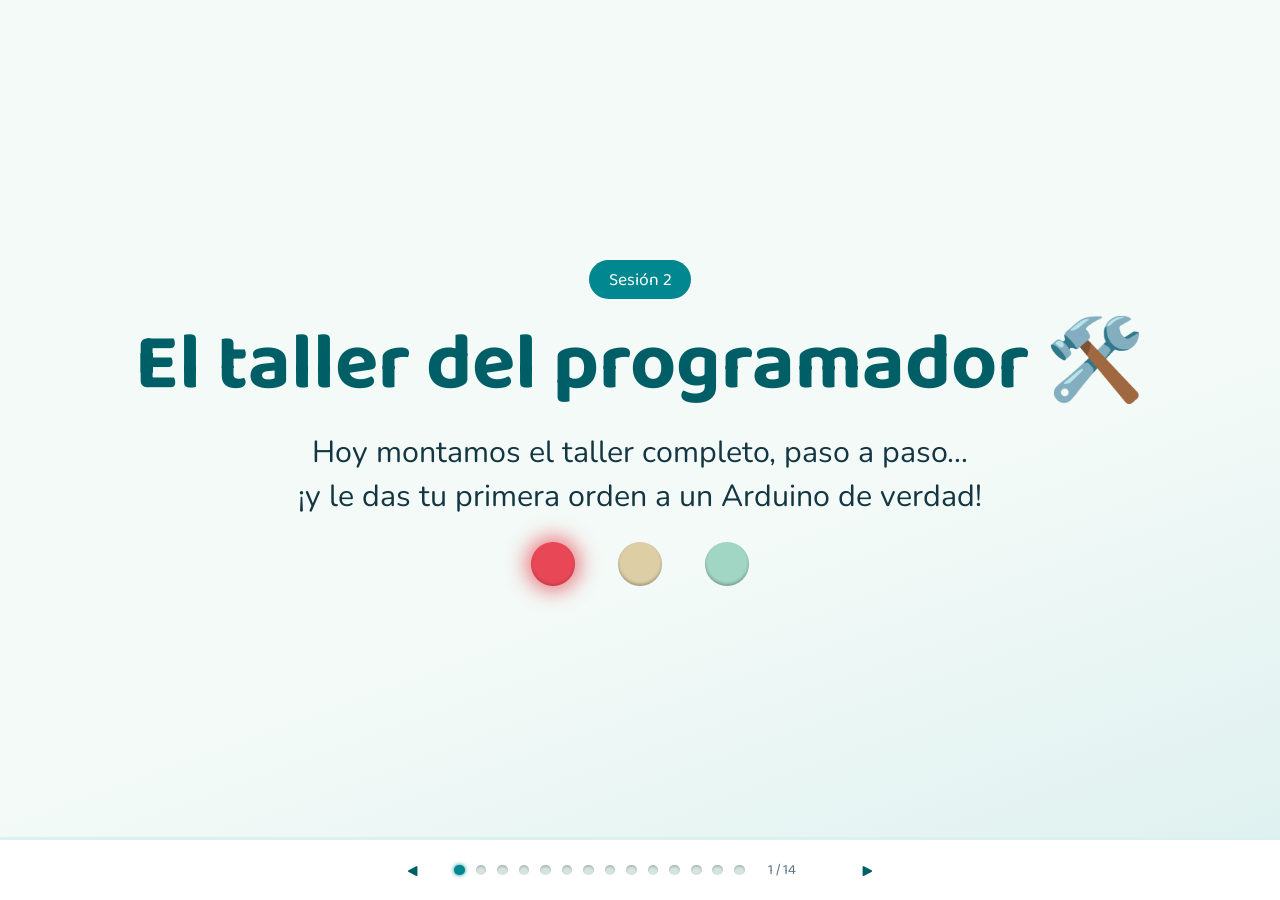
<file: slides/sesion-02.html>
<!DOCTYPE html>
<html lang="es">
<head>
<meta charset="utf-8">
<meta name="viewport" content="width=device-width, initial-scale=1">
<title>Sesión 2 · El taller del programador</title>
<link rel="preconnect" href="https://fonts.googleapis.com">
<link href="https://fonts.googleapis.com/css2?family=Baloo+2:wght@600;800&family=Nunito:wght@400;700;900&family=JetBrains+Mono:wght@400;700&display=swap" rel="stylesheet">
<link rel="stylesheet" href="assets/slides.css">
</head>
<body>

<!-- 1 · Portada -->
<section class="slide portada">
  <span class="sesion-num">Sesión 2</span>
  <h1>El taller del programador 🛠️</h1>
  <p class="grande">Hoy montamos el taller completo, paso a paso…<br>¡y le das tu primera orden a un Arduino de verdad!</p>
  <div class="semaforo-vivo" aria-hidden="true">
    <span class="led" id="pled-r" style="--c:var(--rojo)"></span>
    <span class="led" id="pled-a" style="--c:var(--ambar)"></span>
    <span class="led" id="pled-v" style="--c:var(--verde)"></span>
  </div>
</section>

<!-- 2 · Tu taller: Bloquino -->
<section class="slide">
  <p class="eyebrow">Paso 1 · Conocer la herramienta</p>
  <h2>Tu taller se llama Bloquino 🧩<button class="sm" data-sm="ide">?</button></h2>
  <p class="grande">Así como un carpintero tiene su taller 🪚,<br>un programador tiene el suyo: el lugar donde fabrica programas.</p>
  <div class="fila">
    <div class="tarjeta"><h3>🔧 Armar</h3><p>Pones la placa y las piezas en la mesa y las unes con cables.</p></div>
    <div class="tarjeta"><h3>🧩 Programar</h3><p>Encajas bloques de colores, como en Scratch: ese es tu programa (el <strong>sketch</strong><button class="sm" data-sm="sketch">?</button>).</p></div>
    <div class="tarjeta"><h3>▶️ Simular</h3><p>Pruebas tu programa en la pantalla, sin placa y sin miedo a romper nada.</p></div>
    <div class="tarjeta"><h3>🔌 Cargar</h3><p>Con un clic, tu programa viaja por el cable hasta el cerebrito de verdad.</p></div>
  </div>
</section>

<!-- 3 · Entrar a Bloquino -->
<section class="slide">
  <p class="eyebrow">Paso 2 · Abrir el taller</p>
  <h2>Entremos a Bloquino 🌐</h2>
  <div style="display:flex; flex-direction:column; gap:.5em; width:min(92vw,640px)">
    <div class="check" tabindex="0"><span class="caja"></span><span class="txt">Abrir <strong>Chrome</strong> o <strong>Edge</strong>, el navegador de internet</span></div>
    <div class="check" tabindex="0"><span class="caja"></span><span class="txt">Escribir arriba la dirección que está en la <strong>pizarra</strong>: empieza con <strong>https://</strong> y sigue con números</span></div>
    <div class="check" tabindex="0"><span class="caja"></span><span class="txt">¿Sale «La conexión no es privada»? Apretar <strong>Configuración avanzada</strong> y luego <strong>Acceder a…</strong> <button class="sm" data-sm="f-aviso">📷</button></span></div>
    <div class="check" tabindex="0"><span class="caja"></span><span class="txt">¡Listo! Se abre Bloquino, con una placa esperando en la mesa 🛠️</span></div>
  </div>
  <p class="nota" style="max-width:34em">Nada que instalar, ni cuentas, ni contraseñas: Bloquino vive en el computador del profe y cada uno lo abre en su navegador. 🏫</p>
</section>

<!-- 4 · Así se ve Bloquino -->
<section class="slide">
  <p class="eyebrow">Paso 3 · Conocer el taller</p>
  <h2>Toca los números 👇</h2>
  <div style="position:relative; width:min(84vw,620px)">
    <img src="../recursos/img/pantallazos/bq-nuevo.jpg" alt="Bloquino recién abierto: barra de botones arriba, la placa sola en la mesa y la paleta de componentes a la derecha" style="display:block; width:100%; border:3px solid var(--teal-suave); border-radius:12px; box-shadow:0 10px 24px rgba(20,54,66,.18)">
    <button class="hot" style="left:29.2%; top:11%" data-hot="nuevo">1</button>
    <button class="hot" style="left:34.6%; top:11%" data-hot="abrir">2</button>
    <button class="hot" style="left:41%; top:11%" data-hot="descargar">3</button>
    <button class="hot" style="left:69.9%; top:11%" data-hot="codigo">4</button>
    <button class="hot" style="left:80.2%; top:11%" data-hot="simular">5</button>
    <button class="hot" style="left:93%; top:11%" data-hot="cargar">6</button>
    <button class="hot" style="left:89%; top:45%" data-hot="paleta">7</button>
    <button class="hot" style="left:34.8%; top:56%" data-hot="mesa">8</button>
  </div>
  <p class="nota" style="font-size:.7em; margin-top:.2em">Captura: Bloquino</p>
  <p class="grande hot-info" style="min-height:2.4em; max-width:32em">💡 Cada botón tiene su trabajo.</p>
</section>

<!-- 5 · Conoce la placa -->
<section class="slide">
  <p class="eyebrow">Paso 4 · Conocer al cerebrito</p>
  <h2>Toca los círculos ámbar 👇</h2>
  <div style="position:relative; width:min(78vw,470px)">
    <svg viewBox="0 0 560 400" style="width:100%; filter:drop-shadow(0 8px 16px rgba(20,54,66,.2))" aria-label="Dibujo de la placa Arduino UNO">
      <rect x="70" y="22" width="460" height="357" rx="14" fill="#00878F"/>
      <circle cx="169" cy="40" r="7" fill="#F3FAF7"/>
      <circle cx="508" cy="136" r="7" fill="#F3FAF7"/>
      <circle cx="508" cy="324" r="7" fill="#F3FAF7"/>
      <circle cx="162" cy="361" r="7" fill="#F3FAF7"/>
      <rect x="22" y="81" width="110" height="81" rx="4" fill="#CFD8DC" stroke="#90A4AE" stroke-width="2"/><rect x="34" y="96" width="70" height="51" rx="3" fill="#B0BEC5"/>
      <rect x="55" y="294" width="96" height="59" rx="6" fill="#263238"/><circle cx="72" cy="323" r="11" fill="#11191d"/>
      <rect x="90" y="31" width="40" height="36" rx="4" fill="#ECEFF1"/><circle cx="110" cy="49" r="11" fill="#C0392B"/>
      <rect x="166" y="51" width="51" height="33" rx="3" fill="#143642"/>
      <rect x="490" y="166" width="33" height="47" rx="3" fill="#143642"/>
      <rect x="186" y="24" width="172" height="18" rx="3" fill="#143642"/><rect x="364" y="24" width="148" height="18" rx="3" fill="#143642"/>
      <rect x="247" y="353" width="136" height="18" rx="3" fill="#143642"/><rect x="399" y="353" width="113" height="18" rx="3" fill="#143642"/>
      <g fill="#546E7A"><rect x="191" y="30" width="6" height="6"/><rect x="208" y="30" width="6" height="6"/><rect x="225" y="30" width="6" height="6"/><rect x="243" y="30" width="6" height="6"/><rect x="260" y="30" width="6" height="6"/><rect x="277" y="30" width="6" height="6"/><rect x="295" y="30" width="6" height="6"/><rect x="312" y="30" width="6" height="6"/><rect x="329" y="30" width="6" height="6"/><rect x="347" y="30" width="6" height="6"/><rect x="373" y="30" width="6" height="6"/><rect x="390" y="30" width="6" height="6"/><rect x="408" y="30" width="6" height="6"/><rect x="425" y="30" width="6" height="6"/><rect x="442" y="30" width="6" height="6"/><rect x="460" y="30" width="6" height="6"/><rect x="477" y="30" width="6" height="6"/><rect x="495" y="30" width="6" height="6"/><rect x="252" y="359" width="6" height="6"/><rect x="269" y="359" width="6" height="6"/><rect x="285" y="359" width="6" height="6"/><rect x="303" y="359" width="6" height="6"/><rect x="320" y="359" width="6" height="6"/><rect x="337" y="359" width="6" height="6"/><rect x="353" y="359" width="6" height="6"/><rect x="370" y="359" width="6" height="6"/><rect x="405" y="359" width="6" height="6"/><rect x="422" y="359" width="6" height="6"/><rect x="439" y="359" width="6" height="6"/><rect x="456" y="359" width="6" height="6"/><rect x="473" y="359" width="6" height="6"/><rect x="490" y="359" width="6" height="6"/></g>
      <g fill="#fff" font-family="monospace" font-size="11" text-anchor="middle"><text x="263" y="56">13</text><text x="280" y="56">12</text><text x="298" y="56">11</text><text x="315" y="56">10</text><text x="332" y="56">9</text><text x="350" y="56">8</text><text x="376" y="56">7</text><text x="393" y="56">6</text><text x="411" y="56">5</text><text x="428" y="56">4</text><text x="445" y="56">3</text><text x="463" y="56">2</text><text x="480" y="56">1</text><text x="498" y="56">0</text><text x="323" y="347">5V</text><text x="348" y="347">GND</text><text x="373" y="347">Vin</text><text x="408" y="347">A0</text><text x="425" y="347">A1</text><text x="442" y="347">A2</text><text x="459" y="347">A3</text><text x="476" y="347">A4</text><text x="493" y="347">A5</text><text x="350" y="72" font-size="10">DIGITAL (PWM~)</text><text font-size="9" text-anchor="end" transform="translate(231 46) rotate(-90)">AREF</text><text font-size="9" text-anchor="end" transform="translate(249 46) rotate(-90)">GND</text><text x="315" y="333" font-size="10">POWER</text><text x="455" y="333" font-size="10">ANALOG IN</text></g>
      <rect x="184" y="132" width="37" height="33" rx="2" fill="#263238"/>
      <rect x="158" y="191" width="70" height="26" rx="13" fill="#B0BEC5"/>
      <circle cx="191" cy="316" r="20" fill="#B0BEC5" stroke="#78909C" stroke-width="2"/><circle cx="238" cy="316" r="20" fill="#B0BEC5" stroke="#78909C" stroke-width="2"/>
      <g fill="#B0BEC5"><rect x="271" y="232" width="7" height="6"/><rect x="271" y="299" width="7" height="6"/><rect x="288" y="232" width="7" height="6"/><rect x="288" y="299" width="7" height="6"/><rect x="305" y="232" width="7" height="6"/><rect x="305" y="299" width="7" height="6"/><rect x="322" y="232" width="7" height="6"/><rect x="322" y="299" width="7" height="6"/><rect x="339" y="232" width="7" height="6"/><rect x="339" y="299" width="7" height="6"/><rect x="356" y="232" width="7" height="6"/><rect x="356" y="299" width="7" height="6"/><rect x="373" y="232" width="7" height="6"/><rect x="373" y="299" width="7" height="6"/><rect x="390" y="232" width="7" height="6"/><rect x="390" y="299" width="7" height="6"/><rect x="407" y="232" width="7" height="6"/><rect x="407" y="299" width="7" height="6"/><rect x="424" y="232" width="7" height="6"/><rect x="424" y="299" width="7" height="6"/><rect x="441" y="232" width="7" height="6"/><rect x="441" y="299" width="7" height="6"/><rect x="458" y="232" width="7" height="6"/><rect x="458" y="299" width="7" height="6"/><rect x="475" y="232" width="7" height="6"/><rect x="475" y="299" width="7" height="6"/><rect x="492" y="232" width="7" height="6"/><rect x="492" y="299" width="7" height="6"/></g>
      <rect x="264" y="238" width="240" height="61" rx="4" fill="#263238"/><circle cx="264" cy="268" r="7" fill="#00878F"/>
      <text x="388" y="274" fill="#78909C" font-family="monospace" font-size="15" text-anchor="middle">ATmega328P</text>
      <g fill="none" stroke="#fff" stroke-width="5"><circle cx="301" cy="126" r="13"/><circle cx="330" cy="126" r="13"/></g>
      <text x="322" y="162" fill="#fff" font-family="sans-serif" font-weight="bold" font-size="17" text-anchor="middle">ARDUINO</text>
      <rect x="367" y="112" width="76" height="30" rx="15" fill="#fff"/><text x="405" y="134" fill="#00878F" font-family="sans-serif" font-weight="bold" font-size="18" text-anchor="middle">UNO</text>
      <rect x="243" y="93" width="14" height="8" rx="2" fill="#8a6a20" id="svg-led13"/>
      <rect x="243" y="131" width="14" height="8" rx="2" fill="#8a6a20"/><rect x="243" y="145" width="14" height="8" rx="2" fill="#8a6a20"/>
      <rect x="449" y="128" width="14" height="8" rx="2" fill="#1f6b46" id="svg-ledon"/>
      <g fill="#fff" font-family="monospace" font-size="11" text-anchor="end"><text x="238" y="101">L</text><text x="238" y="139">TX</text><text x="238" y="153">RX</text></g>
      <text x="467" y="136" fill="#fff" font-family="monospace" font-size="11">ON</text>
    </svg>
    <button class="hot" style="left:13.8%; top:30.3%" data-hot="usb">1</button>
    <button class="hot" style="left:62.5%; top:2.5%" data-hot="dig">2</button>
    <button class="hot" style="left:81.3%; top:98%" data-hot="ana">3</button>
    <button class="hot" style="left:49.6%; top:25%" data-hot="led">4</button>
    <button class="hot" style="left:19.6%; top:12.3%" data-hot="reset">5</button>
    <button class="hot" style="left:81.4%; top:39.5%" data-hot="on">6</button>
    <button class="hot" style="left:51.8%; top:67%" data-hot="cerebro">7</button>
  </div>
  <p class="grande hot-info" style="min-height:2.4em; max-width:32em">💡 Cada parte tiene un superpoder.</p>
  <button class="sm-grande" data-sm="placa">¿Saber más? ¿Qué es una "placa"?</button>
</section>

<!-- 6 · Tu placa del kit -->
<section class="slide">
  <p class="eyebrow">Paso 4 · Tu placa del kit</p>
  <h2>Tu Arduino es un primo del original<button class="sm" data-sm="compatible">?</button> 👯</h2>
  <div style="position:relative; width:min(78vw,470px)">
    <svg viewBox="0 0 560 400" style="width:100%; filter:drop-shadow(0 8px 16px rgba(20,54,66,.2))" aria-label="Dibujo de la placa compatible con Arduino UNO que trae el kit, con chip CH340">
      <rect x="70" y="22" width="460" height="357" rx="14" fill="#1565C0"/>
      <circle cx="172" cy="37" r="7" fill="#F3FAF7"/>
      <circle cx="514" cy="138" r="7" fill="#F3FAF7"/>
      <circle cx="514" cy="326" r="7" fill="#F3FAF7"/>
      <circle cx="164" cy="364" r="7" fill="#F3FAF7"/>
      <rect x="22" y="81" width="110" height="81" rx="4" fill="#CFD8DC" stroke="#90A4AE" stroke-width="2"/><rect x="34" y="96" width="70" height="51" rx="3" fill="#B0BEC5"/>
      <rect x="40" y="298" width="96" height="59" rx="6" fill="#263238"/><circle cx="57" cy="327" r="11" fill="#11191d"/>
      <rect x="90" y="28" width="40" height="36" rx="4" fill="#ECEFF1"/><circle cx="110" cy="46" r="11" fill="#C0392B"/>
      <rect x="497" y="168" width="30" height="47" rx="3" fill="#143642"/>
      <rect x="186" y="24" width="172" height="18" rx="3" fill="#143642"/><rect x="364" y="24" width="148" height="18" rx="3" fill="#143642"/>
      <rect x="247" y="357" width="136" height="18" rx="3" fill="#143642"/><rect x="399" y="357" width="113" height="18" rx="3" fill="#143642"/>
      <g fill="#546E7A"><rect x="191" y="30" width="6" height="6"/><rect x="208" y="30" width="6" height="6"/><rect x="225" y="30" width="6" height="6"/><rect x="243" y="30" width="6" height="6"/><rect x="260" y="30" width="6" height="6"/><rect x="277" y="30" width="6" height="6"/><rect x="295" y="30" width="6" height="6"/><rect x="312" y="30" width="6" height="6"/><rect x="329" y="30" width="6" height="6"/><rect x="347" y="30" width="6" height="6"/><rect x="373" y="30" width="6" height="6"/><rect x="390" y="30" width="6" height="6"/><rect x="408" y="30" width="6" height="6"/><rect x="425" y="30" width="6" height="6"/><rect x="442" y="30" width="6" height="6"/><rect x="460" y="30" width="6" height="6"/><rect x="477" y="30" width="6" height="6"/><rect x="495" y="30" width="6" height="6"/><rect x="252" y="363" width="6" height="6"/><rect x="269" y="363" width="6" height="6"/><rect x="285" y="363" width="6" height="6"/><rect x="303" y="363" width="6" height="6"/><rect x="320" y="363" width="6" height="6"/><rect x="337" y="363" width="6" height="6"/><rect x="353" y="363" width="6" height="6"/><rect x="370" y="363" width="6" height="6"/><rect x="405" y="363" width="6" height="6"/><rect x="422" y="363" width="6" height="6"/><rect x="439" y="363" width="6" height="6"/><rect x="456" y="363" width="6" height="6"/><rect x="473" y="363" width="6" height="6"/><rect x="490" y="363" width="6" height="6"/></g>
      <g fill="#0D47A1" stroke="#E0E0E0" stroke-width="1.5"><circle cx="194" cy="53" r="3.5"/><circle cx="211" cy="53" r="3.5"/><circle cx="228" cy="53" r="3.5"/><circle cx="246" cy="53" r="3.5"/><circle cx="263" cy="53" r="3.5"/><circle cx="280" cy="53" r="3.5"/><circle cx="298" cy="53" r="3.5"/><circle cx="315" cy="53" r="3.5"/><circle cx="332" cy="53" r="3.5"/><circle cx="350" cy="53" r="3.5"/><circle cx="376" cy="53" r="3.5"/><circle cx="393" cy="53" r="3.5"/><circle cx="411" cy="53" r="3.5"/><circle cx="428" cy="53" r="3.5"/><circle cx="445" cy="53" r="3.5"/><circle cx="463" cy="53" r="3.5"/><circle cx="480" cy="53" r="3.5"/><circle cx="498" cy="53" r="3.5"/><circle cx="255" cy="346" r="3.5"/><circle cx="272" cy="346" r="3.5"/><circle cx="288" cy="346" r="3.5"/><circle cx="306" cy="346" r="3.5"/><circle cx="323" cy="346" r="3.5"/><circle cx="340" cy="346" r="3.5"/><circle cx="356" cy="346" r="3.5"/><circle cx="373" cy="346" r="3.5"/><circle cx="408" cy="346" r="3.5"/><circle cx="425" cy="346" r="3.5"/><circle cx="442" cy="346" r="3.5"/><circle cx="459" cy="346" r="3.5"/><circle cx="476" cy="346" r="3.5"/><circle cx="493" cy="346" r="3.5"/></g>
      <g fill="#fff" font-family="monospace" font-size="11" text-anchor="middle"><text x="263" y="72">13</text><text x="280" y="72">12</text><text x="298" y="72">11</text><text x="315" y="72">10</text><text x="332" y="72">9</text><text x="350" y="72">8</text><text x="376" y="72">7</text><text x="393" y="72">6</text><text x="411" y="72">5</text><text x="428" y="72">4</text><text x="445" y="72">3</text><text x="463" y="72">2</text><text x="480" y="72">1</text><text x="498" y="72">0</text><text x="323" y="334">5V</text><text x="348" y="334">GND</text><text x="373" y="334">Vin</text><text x="408" y="334">A0</text><text x="425" y="334">A1</text><text x="442" y="334">A2</text><text x="459" y="334">A3</text><text x="476" y="334">A4</text><text x="493" y="334">A5</text><text font-size="9" text-anchor="end" transform="translate(231 64) rotate(-90)">AREF</text><text font-size="9" text-anchor="end" transform="translate(249 64) rotate(-90)">GND</text><text x="420" y="92" font-size="10">DIGITAL PWM(~)</text><text x="311" y="318" font-size="10">POWER</text><text x="452" y="318" font-size="10">ANALOG IN</text></g>
      <rect x="138" y="108" width="83" height="30" rx="15" fill="#B0BEC5"/><text x="180" y="128" fill="#546E7A" font-family="monospace" font-size="11" text-anchor="middle">12.000</text>
      <g fill="#B0BEC5"><rect x="149" y="160" width="4" height="6"/><rect x="149" y="195" width="4" height="6"/><rect x="157" y="160" width="4" height="6"/><rect x="157" y="195" width="4" height="6"/><rect x="165" y="160" width="4" height="6"/><rect x="165" y="195" width="4" height="6"/><rect x="173" y="160" width="4" height="6"/><rect x="173" y="195" width="4" height="6"/><rect x="181" y="160" width="4" height="6"/><rect x="181" y="195" width="4" height="6"/><rect x="189" y="160" width="4" height="6"/><rect x="189" y="195" width="4" height="6"/><rect x="197" y="160" width="4" height="6"/><rect x="197" y="195" width="4" height="6"/><rect x="205" y="160" width="4" height="6"/><rect x="205" y="195" width="4" height="6"/></g>
      <rect x="144" y="165" width="72" height="31" rx="2" fill="#263238"/><text x="180" y="185" fill="#78909C" font-family="monospace" font-size="11" text-anchor="middle">CH340G</text>
      <g fill="#B0BEC5"><rect x="333" y="170" width="3" height="6"/><rect x="333" y="227" width="3" height="6"/><rect x="322" y="183" width="6" height="3"/><rect x="379" y="183" width="6" height="3"/><rect x="341" y="170" width="3" height="6"/><rect x="341" y="227" width="3" height="6"/><rect x="322" y="191" width="6" height="3"/><rect x="379" y="191" width="6" height="3"/><rect x="349" y="170" width="3" height="6"/><rect x="349" y="227" width="3" height="6"/><rect x="322" y="199" width="6" height="3"/><rect x="379" y="199" width="6" height="3"/><rect x="357" y="170" width="3" height="6"/><rect x="357" y="227" width="3" height="6"/><rect x="322" y="207" width="6" height="3"/><rect x="379" y="207" width="6" height="3"/><rect x="365" y="170" width="3" height="6"/><rect x="365" y="227" width="3" height="6"/><rect x="322" y="215" width="6" height="3"/><rect x="379" y="215" width="6" height="3"/><rect x="373" y="170" width="3" height="6"/><rect x="373" y="227" width="3" height="6"/><rect x="322" y="223" width="6" height="3"/><rect x="379" y="223" width="6" height="3"/></g>
      <rect x="328" y="176" width="51" height="51" rx="2" fill="#263238"/><text x="353" y="205" fill="#78909C" font-family="monospace" font-size="10" text-anchor="middle">328P</text>
      <rect x="410" y="158" width="32" height="72" rx="14" fill="#B0BEC5"/>
      <circle cx="161" cy="304" r="21" fill="#B0BEC5" stroke="#78909C" stroke-width="2"/><circle cx="211" cy="304" r="21" fill="#B0BEC5" stroke="#78909C" stroke-width="2"/>
      <g fill="#0D47A1" stroke="#E0E0E0" stroke-width="1.5"><circle cx="466" cy="240" r="3.5"/><circle cx="483" cy="240" r="3.5"/><circle cx="500" cy="240" r="3.5"/><circle cx="517" cy="240" r="3.5"/><circle cx="466" cy="257" r="3.5"/><circle cx="483" cy="257" r="3.5"/><circle cx="500" cy="257" r="3.5"/><circle cx="517" cy="257" r="3.5"/><circle cx="466" cy="274" r="3.5"/><circle cx="483" cy="274" r="3.5"/><circle cx="500" cy="274" r="3.5"/><circle cx="517" cy="274" r="3.5"/></g>
      <text x="372" y="140" fill="none" stroke="#fff" stroke-width="1.5" font-family="sans-serif" font-size="38" text-anchor="middle">UNO</text>
      <rect x="241" y="96" width="14" height="8" rx="2" fill="#1f6b46" id="svg2-ledon"/><rect x="241" y="138" width="14" height="8" rx="2" fill="#8a6a20"/><rect x="241" y="182" width="14" height="8" rx="2" fill="#8a6a20"/><rect x="241" y="225" width="14" height="8" rx="2" fill="#8a6a20" id="svg2-led13"/>
      <g fill="#fff" font-family="monospace" font-size="11"><text x="260" y="104">ON</text><text x="260" y="146">RX</text><text x="260" y="190">TX</text><text x="260" y="233">L</text></g>
    </svg>
    <button class="hot" style="left:13.8%; top:30.3%" data-hot="usb">1</button>
    <button class="hot" style="left:62.5%; top:2.5%" data-hot="dig2">2</button>
    <button class="hot" style="left:81.3%; top:98%" data-hot="ana">3</button>
    <button class="hot" style="left:53%; top:57.3%" data-hot="led2">4</button>
    <button class="hot" style="left:19.6%; top:11.5%" data-hot="reset">5</button>
    <button class="hot" style="left:53.2%; top:25%" data-hot="on2">6</button>
    <button class="hot" style="left:63%; top:50.3%" data-hot="cerebro2">7</button>
  </div>
  <p class="grande hot-info" style="min-height:2.4em; max-width:32em">💡 Es azul y se ve distinta… pero piensa igualito.</p>
</section>

<!-- 7 · Conectar la placa -->
<section class="slide">
  <p class="eyebrow">Paso 5 · ¡A conectar!</p>
  <h2>Conectemos el cerebrito 🔌</h2>
  <div style="display:flex; flex-direction:column; gap:.6em; width:min(92vw,640px)">
    <div class="check" tabindex="0"><span class="caja"></span><span class="txt">Conectar el cable <strong>USB</strong><button class="sm" data-sm="usb">?</button> al Arduino y al computador <button class="sm" data-sm="f-cable">📷</button></span></div>
    <div class="check" tabindex="0"><span class="caja"></span><span class="txt">Ver que se enciende la lucecita <strong>ON</strong> verde (la número 6 de tu placa 🟢)</span></div>
    <div class="check" tabindex="0"><span class="caja"></span><span class="txt">La primera vez, Windows instala solito el traductor de tu placa, su <strong>driver</strong><button class="sm" data-sm="driver">?</button> 🗣️</span></div>
  </div>
  <p class="nota">¿No se prende nada? Revisa las dos puntas del cable… o llama al profe. 🙋</p>
</section>

<!-- 8 · Tu primer programa en Bloquino -->
<section class="slide">
  <p class="eyebrow">Paso 6 · La prueba de fuego</p>
  <h2>Tu primer programa: ¡el Blink! 💡</h2>
  <div style="display:flex; flex-direction:column; gap:.2em; width:min(94vw,780px)">
    <div class="check" tabindex="0"><span class="caja"></span><span class="txt">Apretar <strong>Código</strong>: se abre el panel de los bloques 🧩</span></div>
    <div class="check" tabindex="0"><span class="caja"></span><span class="txt">Arrastrar <span class="bloque eventos">al iniciar</span> de <strong>Eventos</strong> y pegarle debajo <span class="bloque">por siempre</span> de <strong>Control</strong></span></div>
    <div class="check" tabindex="0"><span class="caja"></span><span class="txt">Adentro de «por siempre»: <strong>encender</strong> el LED, <strong>esperar</strong>, <strong>apagar</strong>, <strong>esperar</strong> (de <strong>Luces</strong> y <strong>Control</strong>) <button class="sm" data-sm="f-codigo">📷</button></span></div>
    <div class="check" tabindex="0"><span class="caja"></span><span class="txt">Apretar <strong>Iniciar simulación</strong>: ¿parpadea el LED <strong>L</strong> de la pantalla? <button class="sm" data-sm="f-simular">📷</button></span></div>
    <div class="check" tabindex="0"><span class="caja"></span><span class="txt">Con tu Arduino conectado, apretar <strong>Cargar a la placa</strong>. La primera vez, elegir su <strong>puerto</strong><button class="sm" data-sm="com">?</button> <button class="sm" data-sm="f-cargando">📷</button></span></div>
    <div class="check" tabindex="0"><span class="caja"></span><span class="txt">«¡Listo!»… ¡ahora mira tu placa de verdad! <button class="sm" data-sm="f-lista">📷</button></span></div>
  </div>
  <p class="nota">Toca el 📷 de cada paso para ver cómo se ve en pantalla.</p>
</section>

<!-- 9 · El programa, bloque por bloque -->
<section class="slide slide-concepto">
  <p class="eyebrow">Paso 6 · ¿Qué dice tu programa?</p>
  <h2>Leámoslo bloque por bloque 🔎</h2>
  <div class="fila" style="align-items:center; gap:1.6em">
    <img class="bloques" src="../recursos/img/bloques/sesion-02/blink.png" alt="Bloques del Blink: al iniciar; por siempre: encender LED en pin 13, esperar 1 segundos, apagar LED en pin 13, esperar 1 segundos" style="max-height:52vh">
    <div class="lectura">
      <p><span class="bloque eventos">al iniciar</span> Aquí empieza todo, apenas la placa se enciende.</p>
      <p><span class="bloque">por siempre</span> Lo de adentro se repite <strong>para siempre</strong>, hasta que desenchufes la placa. 🔁</p>
      <p><span class="bloque luces">encender LED en pin 13</span> ¡Electricidad! El LED <strong>L</strong> se prende. 💡</p>
      <p><span class="bloque">esperar <span class="valor">1</span> segundos</span> Se queda prendido 1 segundo, o sea <strong>1000 milisegundos</strong>. ⏳</p>
      <p><span class="bloque luces">apagar LED en pin 13</span> Sin electricidad: el LED se apaga. 🌑</p>
      <p><span class="bloque">esperar <span class="valor">1</span> segundos</span> Otro segundo, ahora apagado… ¡y vuelta a empezar!</p>
      <div class="fila" style="align-items:center; justify-content:flex-start; margin-top:.3em">
        <span class="mini-placa grande"><span class="mini-led" id="bq-led"></span><span class="mini-etiq">L</span></span>
        <button class="sm-grande" data-sm="sesion-02/blink">👀 Ver el código</button>
        <span class="nota">Proyecto: <code>sketches/sesion-02/blink/blink.bloquino</code></span>
      </div>
    </div>
  </div>
</section>

<!-- 10 · Patio de juegos -->
<section class="slide">
  <p class="eyebrow">Patio de juegos</p>
  <h2>¿Qué pasa si cambias el número? 🎛️</h2>
  <div style="display:flex; gap:1.5em; align-items:center; flex-wrap:wrap; justify-content:center">
    <span class="led-cuerpo"><span class="led led-grande" id="led-juego" style="--c:var(--ambar)"></span></span>
    <div class="pila">
      <span class="bloque luces">encender LED en pin 13</span>
      <span class="bloque">esperar <span class="valor v-seg">0.5</span> segundos</span>
      <span class="bloque luces">apagar LED en pin 13</span>
      <span class="bloque">esperar <span class="valor v-seg">0.5</span> segundos</span>
    </div>
  </div>
  <input type="range" id="slider-delay" min="60" max="1200" step="20" value="500" aria-label="Velocidad del parpadeo">
  <div class="fila">
    <button class="boton" data-vel="1000">🐢 Tortuga</button>
    <button class="boton" data-vel="400">🐇 Conejo</button>
    <button class="boton secundario" data-vel="80">🐦 ¡Colibrí!</button>
  </div>
</section>

<!-- 11 · Reto -->
<section class="slide">
  <div class="reto">
    <p class="eyebrow">⭐ Reto de la sesión</p>
    <h2>Haz latir un corazón ❤️</h2>
    <p class="grande">Un corazón no parpadea parejo: hace <strong>tum-tum… pausa… tum-tum… pausa</strong>.</p>
    <p>Pista: necesitas <strong>varios</strong> bloques <span class="bloque">esperar <span class="valor">?</span> segundos</span> con números <strong>distintos</strong>.</p>
  </div>
  <button class="sm-grande" data-sm="reto-sol">🔓 ¿Te trabaste? La solución (¡después de intentarlo!)</button>
  <p>Así debería verse: <span class="led" id="led-corazon" style="--c:var(--rojo); font-size:2em"></span></p>
</section>

<!-- 12 · Quiz -->
<section class="slide">
  <p class="eyebrow">Duelo de cerebritos</p>
  <h2>¿Cuánto aprendiste? Toca para voltear</h2>
  <div class="fila">
    <div class="quiz" tabindex="0"><div class="quiz-caras">
      <div class="quiz-cara quiz-frente">¿Qué botón de Bloquino prueba tu programa sin placa?</div>
      <div class="quiz-cara quiz-atras">Iniciar simulación ▶️</div>
    </div></div>
    <div class="quiz" tabindex="0"><div class="quiz-caras">
      <div class="quiz-cara quiz-frente">¿Qué hace «Cargar a la placa»?</div>
      <div class="quiz-cara quiz-atras">Manda tu programa por el cable USB hasta tu Arduino 🔌</div>
    </div></div>
    <div class="quiz" tabindex="0"><div class="quiz-caras">
      <div class="quiz-cara quiz-frente">«esperar 0.5 segundos»: ¿cuántos milisegundos son?</div>
      <div class="quiz-cara quiz-atras">500: ¡medio segundo! ⏱️</div>
    </div></div>
    <div class="quiz" tabindex="0"><div class="quiz-caras">
      <div class="quiz-cara quiz-frente">¿Qué pasa al terminar los bloques de «por siempre»?</div>
      <div class="quiz-cara quiz-atras">¡Vuelven a empezar! Por eso el LED no para 🔁</div>
    </div></div>
    <div class="quiz" tabindex="0"><div class="quiz-caras">
      <div class="quiz-cara quiz-frente">¿A qué pin está conectado el LED «L» de la placa?</div>
      <div class="quiz-cara quiz-atras">Al pin 13 💡</div>
    </div></div>
  </div>
</section>

<!-- 13 · Cierre -->
<section class="slide portada">
  <p class="eyebrow">Lo lograste</p>
  <h1>¡Ya programas! 🎉</h1>
  <p class="grande">Hoy abriste tu taller, Bloquino, conociste tu placa y la conectaste…<br>¡y le cargaste tu primer Blink de verdad!</p>
  <div class="tarjeta" style="max-width:24em">
    <h3>Próxima sesión 💧⚡</h3>
    <p>La electricidad es como el agua… y la <strong>protoboard</strong> será tu nueva mejor amiga. ¡Armaremos circuitos propios, con cables de verdad!</p>
  </div>
  <div class="semaforo-vivo" aria-hidden="true">
    <span class="led on" style="--c:var(--verde)"></span>
  </div>
</section>

<!-- 14 · Los bloques escriben código -->
<section class="slide">
  <p class="eyebrow">Extra · El secreto de los bloques</p>
  <h2>Cada bloque escribe código por ti 🪄</h2>
  <div class="fila" style="align-items:center; gap:1.6em">
    <div class="recorte"><img src="../recursos/img/pantallazos/bq-bloques-texto.jpg" alt="Pestaña Bloques + Texto de Bloquino: los bloques del Blink a la izquierda y su código en C++ a la derecha"></div>
    <div class="traduce">
      <p><span class="bloque luces">encender LED en pin 13</span><br>➡️ <code>digitalWrite(13, HIGH);</code></p>
      <p><span class="bloque">esperar <span class="valor">1</span> segundos</span><br>➡️ <code>delay(1000);</code></p>
      <p class="nota" style="font-size:.7em">Captura: Bloquino</p>
    </div>
  </div>
  <p class="grande">En el panel <strong>Código</strong>, la pestaña <strong>«Bloques + Texto»</strong> muestra los dos a la vez.<br>Ese texto es <strong>C++</strong><button class="sm" data-sm="cpp">?</button>: el idioma que de verdad entiende la placa. 💪</p>
</section>

<style>
  .hot {
    position: absolute;
    transform: translate(-50%, -50%);
    width: 2em; height: 2em;
    border-radius: 50%;
    border: 3px solid #fff;
    background: var(--ambar);
    color: #5C4000;
    font-family: var(--f-titulo);
    font-size: 1rem;
    cursor: pointer;
    box-shadow: 0 0 0 4px rgba(255,182,39,.35);
    animation: pulso 1.6s infinite;
  }
  @keyframes pulso { 50% { box-shadow: 0 0 0 10px rgba(255,182,39,0); } }
  @media (prefers-reduced-motion: reduce) { .hot { animation: none; } }

  /* los botones de pantallazo llevan emoji: necesitan más aire que el "?" */
  .sm[data-sm^="f-"] { width: 1.6em; height: 1.6em; font-size: .9em; }

  /* cuatro tarjetas del taller en una fila */
  .fila .tarjeta { max-width: 13em; }

  /* lectura bloque por bloque: se ilumina el bloque que se está ejecutando */
  .lectura { display: flex; flex-direction: column; gap: .1em; text-align: left; max-width: 34em; font-size: clamp(.8rem, 2vh, 1rem); }
  .lectura .bloque { padding: .1em .5em; }
  .lectura p { padding: .1em .5em; line-height: 1.35; border-left: 5px solid transparent; border-radius: 8px; transition: background .15s; }
  .lectura p.aqui { background: #FFF6E3; border-left-color: var(--ambar); }

  /* pila de bloques del patio de juegos */
  .pila { display: flex; flex-direction: column; align-items: flex-start; gap: 3px; font-size: clamp(1rem, 3vh, 1.45rem); }

  /* recorte de la vista «Bloques + Texto»: x 735-1280, y 84-470 de la captura de 1280×720 */
  .recorte {
    position: relative; overflow: hidden;
    width: min(60vw, 460px); aspect-ratio: 545 / 386;
    border: 3px solid var(--teal-suave); border-radius: 12px;
    box-shadow: 0 10px 24px rgba(20,54,66,.18);
  }
  .recorte img { position: absolute; max-width: none; width: 234.86%; left: -134.86%; top: -21.76%; }
  .traduce { display: flex; flex-direction: column; gap: .8em; text-align: left; font-size: clamp(.95rem, 2.5vh, 1.2rem); }
  .traduce p { line-height: 1.9; }
</style>

<script src="assets/slides.js"></script>
<script src="assets/codigo.js"></script>
<script>
  const pleds = ["pled-r", "pled-a", "pled-v"].map(id => document.getElementById(id));
  let pi = 0;
  setInterval(() => {
    pleds.forEach((l, i) => l.classList.toggle("on", i === pi));
    pi = (pi + 1) % 3;
  }, 700);

  const infoHot = {
    nuevo: "🆕 Nuevo: empieza un proyecto desde cero.",
    abrir: "📂 Abrir: abre un proyecto guardado en un archivo .bloquino (por ejemplo, uno que te pasa el profe).",
    descargar: "💾 Descargar: guarda tu proyecto como archivo, para llevártelo o entregarlo. (Bloquino además guarda solo en el navegador: por eso dice «Guardado».)",
    codigo: "🧩 Código: abre el panel de los bloques, donde se programa.",
    simular: "▶️ Iniciar simulación: prueba tu programa en la pantalla, ¡sin placa!",
    cargar: "🔌 Cargar a la placa: manda tu programa por el cable USB a tu Arduino de verdad.",
    paleta: "🧰 Componentes: las piezas del kit (LED, botón, buzzer…). Un clic y aparecen en la mesa.",
    mesa: "🛠️ La mesa: aquí está la placa y aquí armas el circuito. Un proyecto nuevo parte solo con la placa.",
    usb: "🔌 Puerto USB: por aquí llegan las instrucciones… ¡y la energía!",
    dig: "🕹️ Pines digitales (0-13): las manos del Arduino. Aquí se conectan LEDs, buzzers…",
    ana: "📈 Pines analógicos (A0-A5): oídos finos para sensores que miden cosas.",
    led: "💡 LED «L»: una lucecita integrada conectada al pin 13. ¡Hoy la haremos parpadear!",
    reset: "🔄 Botón RESET: reinicia el programa desde el principio.",
    on: "🟢 LED «ON»: se enciende solito apenas la placa recibe energía. Si está prendido, ¡el cerebrito está vivo!",
    cerebro: "🧠 ATmega328P: el cerebrito. Aquí vive tu programa y se toman todas las decisiones.",
    dig2: "🕹️ Pines digitales (0-13): los mismos del original y en el mismo lugar. La fila de hoyitos de abajo es una copia para soldar.",
    led2: "💡 LED «L»: conectado al pin 13, igual que en el original. En tu placa está al final de la columna de lucecitas.",
    on2: "🟢 LED «ON»: se enciende apenas la placa recibe energía. En tu placa está arriba de la columna de lucecitas.",
    cerebro2: "🧠 ATmega328P: ¡el mismo cerebrito del original! Solo que en versión chiquita y cuadrada."
  };
  const ledsPlaca = {
    led: [["svg-led13", "#FFB627"]],
    on: [["svg-ledon", "#35CE8D"]],
    led2: [["svg2-led13", "#FFB627"]],
    on2: [["svg2-ledon", "#35CE8D"]]
  };
  document.querySelectorAll(".hot").forEach(b =>
    b.addEventListener("click", () => {
      b.closest(".slide").querySelector(".hot-info").textContent = infoHot[b.dataset.hot];
      (ledsPlaca[b.dataset.hot] || []).forEach(([id, color]) => document.getElementById(id).setAttribute("fill", color));
    }));

  /* bloque por bloque: el loop del Blink, con el bloque que se ejecuta iluminado */
  const filas = document.querySelectorAll(".lectura > p");
  const bqLed = document.getElementById("bq-led");
  const ciclo = [[2, 400, true], [3, 1000, true], [4, 400, false], [5, 1000, false]];
  let bi = 0;
  (function paso() {
    const [n, ms, on] = ciclo[bi];
    filas.forEach((f, i) => f.classList.toggle("aqui", i === n));
    bqLed.classList.toggle("on", on);
    bi = (bi + 1) % ciclo.length;
    setTimeout(paso, ms);
  })();

  let delayMs = 500;
  const slider = document.getElementById("slider-delay");
  function ponerDelay(v) {
    delayMs = v;
    slider.value = v;
    document.querySelectorAll(".v-seg").forEach(s => s.textContent = v / 1000);
  }
  slider.addEventListener("input", () => ponerDelay(+slider.value));
  document.querySelectorAll("[data-vel]").forEach(b =>
    b.addEventListener("click", () => ponerDelay(+b.dataset.vel)));
  parpadear(document.getElementById("led-juego"), () => delayMs, () => delayMs);

  const corazon = document.getElementById("led-corazon");
  const patron = [120, 120, 120, 640];
  let ci = 0;
  (function late() {
    corazon.classList.toggle("on", ci % 2 === 0);
    setTimeout(late, patron[ci]);
    ci = (ci + 1) % patron.length;
  })();

  document.querySelectorAll(".quiz").forEach(q => {
    const voltear = () => q.classList.toggle("volteada");
    q.addEventListener("click", voltear);
    q.addEventListener("keydown", e => { if (e.key === "Enter" || e.key === " ") { voltear(); e.preventDefault(); } });
  });

  const CREDITO_BQ = "<p class='nota' style='font-size:.75em'>Captura: Bloquino</p>";
  saberMas({
    "reto-sol": {
      t: "La solución: el corazón ❤️",
      d: "<p class='aviso'>🔒 <strong>Recuerda hacer el desafío primero.</strong> Pelear un rato con el problema es donde más se aprende: esto es para comparar tu solución… o para destrabarte si llevas mucho rato. 💪</p><img class='bloques' src='../recursos/img/bloques/sesion-02/corazon.png' style='max-height:52vh' alt='Bloques del corazón: por siempre, encender, esperar 0.12, apagar, esperar 0.12, encender, esperar 0.12, apagar, esperar 0.64 segundos'><p>Dos destellos cortitos (0.12 segundos) y una pausa larga (0.64): ese «tum-tum… pausa» es el latido. Juega con los números hasta que se parezca al de la slide. 🫀</p><p class='nota'>Proyecto: <code>sketches/sesion-02/corazon/corazon.bloquino</code></p><button class='sm-grande' data-sm='sesion-02/corazon'>👀 Ver el código</button>"
    },
    ide: {
      t: "IDE — Integrated Development Environment",
      d: "<p>En español: <strong>Entorno de Desarrollo Integrado</strong>. Suena complicado, pero solo significa que <strong>todas las herramientas del programador están juntas en un solo lugar</strong>: armar, programar, probar y enviar. Como una mochila con todos tus útiles adentro 🎒.</p><p>Bloquino es un IDE especial: se programa con <strong>bloques</strong> y vive en el <strong>navegador</strong>, así que no hay nada que instalar.</p>"
    },
    sketch: {
      t: "Sketch",
      d: "<p>Así se llaman los programas de Arduino. En inglés significa <strong>«boceto»</strong> ✏️, como un dibujo rápido: la idea es que programar sea como dibujar — probar, borrar y mejorar sin miedo.</p>"
    },
    usb: {
      t: "USB — Universal Serial Bus",
      d: "<p>El <strong>conector universal</strong> 🔌: el mismo enchufe sirve para mouse, teclado, celular… ¡y Arduino! Por este cable viajan dos cosas a la vez: la <strong>energía</strong> que alimenta la placa y los <strong>mensajes</strong> con tu programa.</p>"
    },
    com: {
      t: "El puerto",
      d: "<p>Es la <strong>puerta numerada</strong> por donde el computador conversa con la placa (COM3, COM5…). El computador tiene varias, así que la primera vez el navegador te pregunta <strong>en cuál está tu Arduino</strong> — como saber en qué casilla llegó una carta 📬. Después se acuerda solito.</p>"
    },
    driver: {
      t: "Driver",
      d: "<p>Un <strong>traductor</strong> 🗣️: le enseña a Windows a hablar el idioma de un aparato nuevo. Sin el driver, el computador ve el Arduino y dice «¿y esta cosa qué es?».</p><p>Tu placa usa el traductor <strong>CH340</strong>, y Windows lo instala solo la primera vez que la conectas. Si al cargar tu placa no aparece en la lista, avísale al profe. 🙋</p>"
    },
    compatible: {
      t: "¿Por qué existen placas compatibles?",
      d: "<p>¿Te acuerdas del <strong>hardware abierto</strong> de la sesión 1? Arduino publicó los planos de su placa 📖, así que otras fábricas pueden hacer placas iguales y más baratas. Cambian algunas piezas, como el traductor USB, pero los pines, el cerebrito y tus programas son <strong>los mismos</strong>.</p>"
    },
    placa: {
      t: "¿Por qué le decimos «placa»?",
      d: "<p>Porque todos los componentes van montados sobre una <strong>tarjeta dura de circuitos</strong> (en inglés <em>board</em>). Las líneas doradas que ves son <strong>caminos de cobre</strong> por donde viaja la electricidad — ¡como calles de una mini ciudad! 🏙️</p>"
    },
    cpp: {
      t: "C++",
      d: "<p>Un <strong>lenguaje de programación</strong> que se escribe con letras y símbolos, en vez de bloques. Es el idioma de Arduino: Bloquino traduce tus bloques a C++ y con eso arma el programa que viaja a la placa. 🔤</p><p>Cada bloque es una línea de C++: <code>delay(1000)</code> espera 1000 milisegundos, igual que <strong>esperar 1 segundos</strong>.</p>"
    },
    "f-aviso": {
      t: "📷 El aviso del navegador",
      d: "<p>Bloquino no está en internet: vive en el computador del profe. El navegador no lo conoce y avisa por si acaso, pero en la sala es seguro. Aprieta <strong>Configuración avanzada</strong> y, abajo, haz clic en <strong>Acceder a … (sitio no seguro)</strong>. (En Edge dice <strong>Avanzado</strong> y <strong>Continuar a…</strong>.)</p><img src='../recursos/img/pantallazos/bq-aviso.jpg' alt='Aviso de Chrome La conexión no es privada, con el enlace Acceder a 192.168.18.111 (sitio no seguro) abajo'>" + CREDITO_BQ + "<p class='nota'>Casi siempre el profe ya preparó los computadores y el aviso no sale.</p>"
    },
    "f-codigo": {
      t: "📷 El panel de los bloques",
      d: "<p>A la izquierda, las <strong>categorías</strong>: cada color es una familia de bloques (Eventos amarillo, Control naranja, Luces morado…). Arrastra los bloques al espacio blanco y encájalos como piezas de Lego. ¿Sobra uno? Llévalo al basurero 🗑️.</p><img src='../recursos/img/pantallazos/bq-blink.jpg' alt='Panel Código de Bloquino con las categorías a la izquierda y los bloques del Blink armados'>" + CREDITO_BQ
    },
    "f-simular": {
      t: "📷 ¡Simulando!",
      d: "<p>La placa de la pantalla cobra vida y la lucecita <strong>L</strong> se prende y se apaga. El botón se vuelve rojo: <strong>Detener simulación</strong>. Mientras simula no se pueden agregar piezas; detenla para seguir armando.</p><img src='../recursos/img/pantallazos/bq-simulando.jpg' alt='Bloquino simulando: la placa en pantalla con su LED L encendido y el botón rojo Detener simulación'>" + CREDITO_BQ
    },
    "f-cargando": {
      t: "📷 Cargando a la placa",
      d: "<p>La primera vez, el navegador abre una ventanita que pregunta <strong>a qué puerto conectarse</strong>: elige el que dice <strong>USB‑SERIAL CH340</strong> y aprieta <strong>Conectar</strong>. ¿No aparece? Revisa el cable o avísale al profe.</p><p>Después sale esta tarjeta mientras tu programa viaja por el cable 🔌:</p><img src='../recursos/img/pantallazos/bq-cargando.jpg' alt='Bloquino con la tarjeta Cargando el programa a la placa y su barra de avance'>" + CREDITO_BQ
    },
    "f-lista": {
      t: "📷 ¡Misión cumplida!",
      d: "<p>Cuando la barra llega al final, aparece este mensaje. Mira tu Arduino: la lucecita <strong>L</strong> parpadea… ¡con tu programa! 🎉 Y queda guardado en la placa, aunque la desconectes.</p><img src='../recursos/img/pantallazos/bq-lista.jpg' alt='Bloquino con el mensaje ¡Listo! Tu programa ya está en la placa'>" + CREDITO_BQ
    },
    "f-cable": {
      t: "📷 El cable USB tiene dos puntas distintas",
      d: `<p>No se puede equivocar: cada punta entra en un solo lado.</p>
          <svg viewBox="0 0 520 200" style="width:100%; height:auto" role="img" aria-label="Cable USB con la punta plana hacia el computador y la punta cuadrada hacia el Arduino">
            <path d="M128 92 C 220 30, 320 160, 396 96" stroke="#143642" stroke-width="11" fill="none" stroke-linecap="round"/>
            <rect x="58" y="76" width="72" height="32" rx="4" fill="#9aa7ad"/>
            <rect x="64" y="83" width="52" height="18" rx="2" fill="#DDE4E8"/>
            <path d="M394 80 l10 -10 h44 l10 10 v34 h-64 z" fill="#9aa7ad"/>
            <rect x="404" y="82" width="44" height="22" rx="3" fill="#DDE4E8"/>
            <text x="94" y="140" text-anchor="middle" font-family="Nunito, sans-serif" font-weight="700" font-size="19" fill="#143642">punta plana</text>
            <text x="94" y="164" text-anchor="middle" font-family="Nunito, sans-serif" font-size="17" fill="#5E7480">al computador 💻</text>
            <text x="436" y="150" text-anchor="middle" font-family="Nunito, sans-serif" font-weight="700" font-size="19" fill="#143642">punta cuadrada</text>
            <text x="436" y="174" text-anchor="middle" font-family="Nunito, sans-serif" font-size="17" fill="#5E7480">al Arduino 🔌</text>
          </svg>
          <p>Apenas lo enchufas, se enciende la lucecita verde <strong>ON</strong> de la placa: ¡el cerebrito despertó! 🟢</p>`
    }
  });
</script>
</body>
</html>
</file>
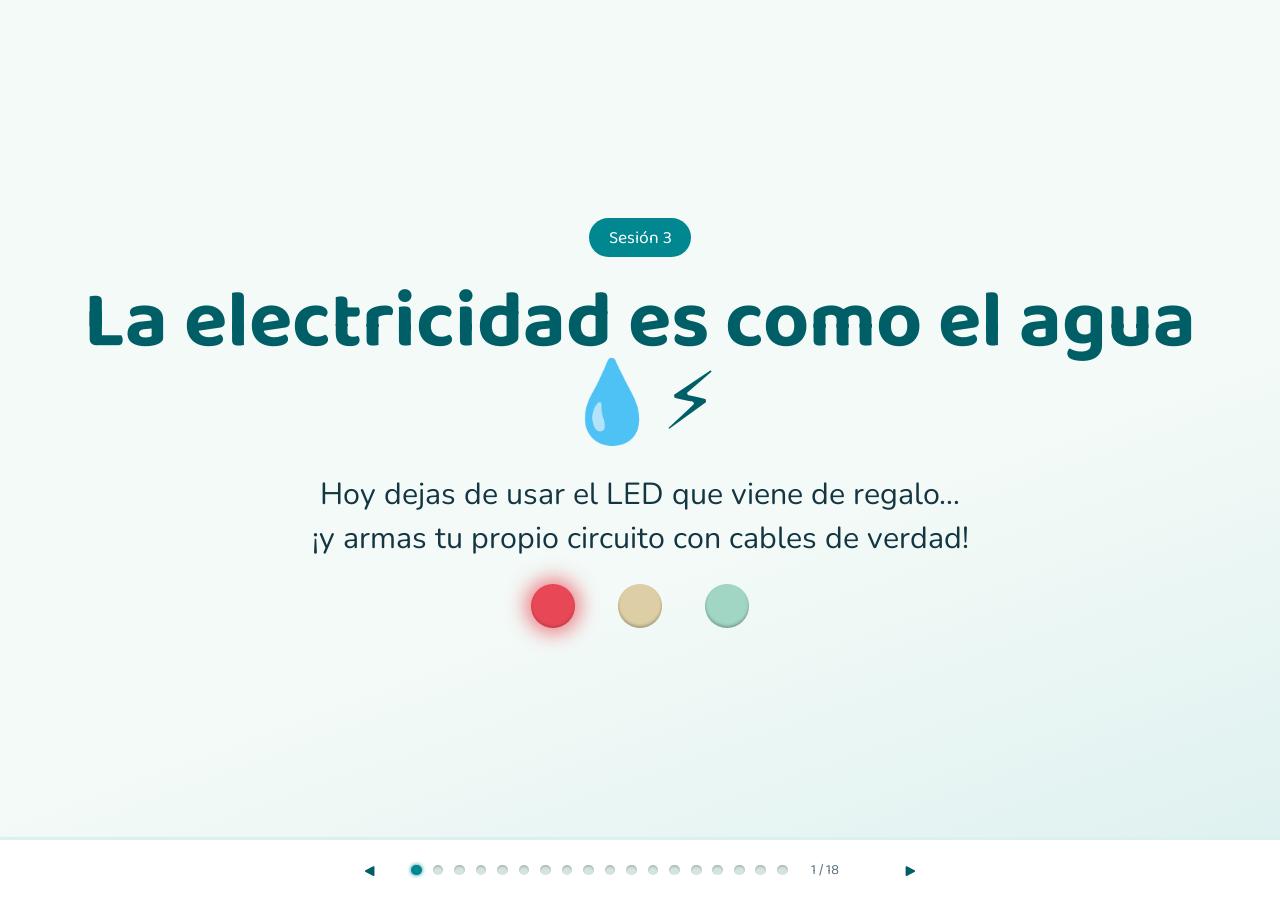
<file: slides/sesion-03.html>
<!DOCTYPE html>
<html lang="es">
<head>
<meta charset="utf-8">
<meta name="viewport" content="width=device-width, initial-scale=1">
<title>Sesión 3 · Electricidad y protoboard</title>
<link rel="preconnect" href="https://fonts.googleapis.com">
<link href="https://fonts.googleapis.com/css2?family=Baloo+2:wght@600;800&family=Nunito:wght@400;700;900&family=JetBrains+Mono:wght@400;700&display=swap" rel="stylesheet">
<link rel="stylesheet" href="assets/slides.css">
<style>
  .repaso .tarjeta { text-align: left; }
  .repaso ul { padding-left: 1.1em; display: grid; gap: .35em; }
</style>
</head>
<body>

<!-- 1 · Portada -->
<section class="slide portada">
  <span class="sesion-num">Sesión 3</span>
  <h1>La electricidad es como el agua 💧⚡</h1>
  <p class="grande">Hoy dejas de usar el LED que viene de regalo…<br>¡y armas tu propio circuito con cables de verdad!</p>
  <div class="semaforo-vivo" aria-hidden="true">
    <span class="led" id="pled-r" style="--c:var(--rojo)"></span>
    <span class="led" id="pled-a" style="--c:var(--ambar)"></span>
    <span class="led" id="pled-v" style="--c:var(--verde)"></span>
  </div>
</section>

<!-- 2 · Repaso de las sesiones 0 a 2 -->
<section class="slide">
  <p class="eyebrow">Antes de partir</p>
  <h2>Lo que ya sabemos 🧠</h2>
  <div class="fila repaso">
    <div class="tarjeta">
      <h3>🚀 Sesión 0</h3>
      <ul>
        <li>Vimos robotitos, lámparas, vehículos y cohetes</li>
        <li>Elegimos el <strong>proyecto del curso</strong></li>
        <li>Lo armaremos <strong>pieza por pieza</strong>: cada sesión suma algo</li>
      </ul>
    </div>
    <div class="tarjeta">
      <h3>🧠 Sesión 1</h3>
      <ul>
        <li>Todo robot <strong>siente → piensa → actúa</strong></li>
        <li>El microcontrolador es el <strong>cerebrito</strong>; Arduino, su <strong>nave</strong> 🚀</li>
        <li>Nació en Ivrea, Italia, y sus planos son <strong>libres</strong></li>
      </ul>
    </div>
    <div class="tarjeta">
      <h3>🧩 Sesión 2</h3>
      <ul>
        <li>Programamos con <strong>bloques</strong> en Bloquino y cargamos a la placa por USB</li>
        <li><strong>al iniciar</strong> parte una vez; <strong>por siempre</strong> repite sin parar 🔁</li>
        <li><strong>encender</strong> prende, <strong>apagar</strong> apaga, <strong>esperar 1 segundos</strong> hace una pausa ⏳</li>
      </ul>
    </div>
  </div>
  <p class="grande">Hasta ahora usamos el LED <strong>«L»</strong> que viene en la placa…<br>hoy <strong>armamos el nuestro</strong> con cables y protoboard 🔌</p>
</section>

<!-- 3 · El estanque en lo alto (interactivo, se transforma en circuito) -->
<section class="slide" id="sl-estanque">
  <p class="eyebrow">La idea más importante de hoy</p>
  <h2>Un estanque allá arriba 💧</h2>
  <div class="fuente">
    <svg id="escena" viewBox="0 -14 720 356" class="escena-svg" aria-label="Estanque de agua sobre una torre que se transforma en el esquema de un circuito">
      <defs>
        <linearGradient id="grad-agua" x1="0" y1="0" x2="0" y2="1">
          <stop offset="0" stop-color="#7FD4F7"/><stop offset="1" stop-color="#29B6F6"/>
        </linearGradient>
        <pattern id="pat-tierra" width="16" height="16" patternUnits="userSpaceOnUse" patternTransform="rotate(45)">
          <rect width="8" height="16" fill="#C8B79A"/><rect x="8" width="8" height="16" fill="#B9A585"/>
        </pattern>
        <clipPath id="clip-tq"><rect id="tq-clip" x="137" y="0" width="106" height="64" rx="8"/></clipPath>
        <marker id="flecha" markerWidth="6" markerHeight="6" refX="4.5" refY="3" orient="auto">
          <path d="M0,0 L6,3 L0,6 Z" fill="#37474F"/>
        </marker>
      </defs>

      <!-- == mundo agua == -->
      <g class="par agua" style="--d:.72s">
        <rect x="0" y="302" width="720" height="36" rx="8" fill="url(#pat-tierra)"/>
        <text x="360" y="325" text-anchor="middle" class="rot-suelo">TIERRA (GND) · aquí el agua ya no tiene altura: 0 V</text>
      </g>

      <g class="par agua" style="--d:0s">
        <line id="regla-l" x1="100" y1="302" x2="100" y2="130" class="regla-l"/>
        <rect id="regla-caja" x="74" width="52" height="24" rx="12" fill="var(--teal)"/>
        <text id="regla-txt" x="100" text-anchor="middle" class="regla-txt">5 V</text>
        <g class="madera">
          <line id="pata1" x1="139" x2="139" y2="304"/>
          <line id="pata2" x1="241" x2="241" y2="304"/>
          <line id="cruz1" x1="139" x2="241" y2="304"/>
          <line id="cruz2" x1="241" x2="139" y2="304"/>
        </g>
        <rect id="tabla" x="123" width="134" height="10" rx="4" fill="#8D6E63"/>
        <rect id="tq-cuerpo" x="137" width="106" height="64" rx="8" fill="#ECEFF1" stroke="#78909C" stroke-width="4"/>
        <g clip-path="url(#clip-tq)"><rect id="nivel" x="137" width="106" fill="url(#grad-agua)"/></g>
        <text id="etiq-pila" x="190" text-anchor="middle" class="rotulo">el estanque = la pila 🔋</text>
      </g>

      <g class="par agua" style="--d:.18s">
        <path id="mang-a" class="mang"/>
        <path id="mang-k" class="mang"/>
        <path id="mang-b" class="mang" d="M560,218 V230"/>
        <text id="pinza" x="590" y="210" font-size="24" visibility="hidden">🤏</text>
        <path id="chorro" class="aguaflujo"/>
        <path id="chorro-caida" class="aguaflujo" d="M560,230 V250"/>
      </g>

      <g class="par agua" style="--d:.54s">
        <g transform="translate(560,272)">
          <g id="rueda-giro" class="rueda-giro">
            <circle r="22" fill="none" stroke="#0F8B93" stroke-width="4.5"/>
            <g stroke="#0F8B93" stroke-width="3.5">
              <line y1="-22" y2="22"/><line x1="-22" x2="22"/>
              <line x1="-16" y1="-16" x2="16" y2="16"/><line x1="16" y1="-16" x2="-16" y2="16"/>
            </g>
            <g fill="#4FC3F7">
              <rect x="-5" y="-27" width="10" height="12" rx="2"/><rect x="-5" y="15" width="10" height="12" rx="2"/>
              <rect x="-27" y="-5" width="12" height="10" rx="2"/><rect x="15" y="-5" width="12" height="10" rx="2"/>
            </g>
          </g>
          <circle id="rueda-luz" r="9" fill="#8a6a20"/>
        </g>
        <text x="530" y="256" text-anchor="end" class="rotulo">la ruedita</text>
        <text x="530" y="274" text-anchor="end" class="rotulo">= el LED ✨</text>
      </g>

      <!-- == mundo circuito (mismas posiciones) == -->
      <g class="par circ" style="--d:.18s"><path id="c-cables" class="c-cable"/></g>

      <g class="par circ" style="--d:0s">
        <line id="bat-l1" x1="190" x2="190" class="c-cable"/>
        <line id="bat-p1" x1="165" x2="215" stroke="#37474F" stroke-width="5" stroke-linecap="round"/>
        <line id="bat-p2" x1="177" x2="203" stroke="#37474F" stroke-width="9" stroke-linecap="round"/>
        <line id="bat-l2" x1="190" x2="190" y2="280" class="c-cable"/>
        <text id="bat-mas" x="151" class="c-signo">+</text>
        <text id="bat-menos" x="151" class="c-signo">−</text>
        <text id="bat-rot" x="223" class="rotulo-c">la pila (V)</text>
      </g>

      <g class="par circ" style="--d:.36s">
        <path d="M560,186 L549,192 L571,198 L549,204 L571,210 L560,216 V218" fill="none" stroke="#37474F" stroke-width="4" stroke-linejoin="round"/>
        <text x="530" y="204" text-anchor="end" class="rotulo-c">la resistencia (R)</text>
      </g>

      <g class="par circ" style="--d:.54s">
        <line x1="560" y1="246" x2="560" y2="248" class="c-cable"/>
        <path d="M546,248 L574,248 L560,268 Z" fill="none" stroke="#37474F" stroke-width="4" stroke-linejoin="round"/>
        <line x1="546" y1="268" x2="574" y2="268" stroke="#37474F" stroke-width="4" stroke-linecap="round"/>
        <line x1="578" y1="251" x2="591" y2="243" stroke="#37474F" stroke-width="2.2" marker-end="url(#flecha)"/>
        <line x1="583" y1="260" x2="596" y2="252" stroke="#37474F" stroke-width="2.2" marker-end="url(#flecha)"/>
        <line x1="560" y1="268" x2="560" y2="280" class="c-cable"/>
        <text x="530" y="262" text-anchor="end" class="rotulo-c">el LED</text>
      </g>

      <g class="par circ" style="--d:.72s">
        <line x1="375" y1="280" x2="375" y2="292" class="c-cable"/>
        <line x1="357" y1="292" x2="393" y2="292" stroke="#37474F" stroke-width="4" stroke-linecap="round"/>
        <line x1="364" y1="299" x2="386" y2="299" stroke="#37474F" stroke-width="4" stroke-linecap="round"/>
        <line x1="371" y1="306" x2="379" y2="306" stroke="#37474F" stroke-width="4" stroke-linecap="round"/>
        <text x="375" y="326" text-anchor="middle" class="rotulo-c">GND · 0 V</text>
      </g>
    </svg>
    <button class="sm sm-flot" data-sm="salto">?</button>
  </div>
  <div class="controles">
    <label class="ctrl-agua">Altura del estanque <input type="range" id="altura" min="1" max="9" value="5"></label>
    <div class="fila" style="gap:.5em">
      <span class="fila ctrl-agua" style="gap:.5em">
        <button class="boton" data-manguera="libre">Manguera libre</button>
        <button class="boton secundario" data-manguera="doblada">Manguera doblada 🤏</button>
        <button class="boton" id="recargar">🔋 Recargar</button>
      </span>
      <button class="boton" id="ver-circuito">🔬 Verlo como circuito</button>
    </div>
  </div>
  <p class="grande" id="txt-fuente" style="max-width:36em">Mientras más alto está el estanque, con más fuerza cae el agua… y más rápido gira la ruedita.</p>
</section>

<!-- 4 · Las tres palabras -->
<section class="slide">
  <p class="eyebrow">Tres palabras de electricista</p>
  <h2>Del agua a la electricidad 🔁</h2>
  <div class="fila">
    <div class="tarjeta">
      <h3>⛰️ Voltaje</h3>
      <p>La <strong>altura</strong> del estanque: las ganas que tiene el agua de bajar. Tu Arduino trabaja con <strong>5 V</strong>, una altura chiquitita.</p>
      <p class="nota">Se mide en voltios (V)<button class="sm" data-sm="volta">?</button></p>
    </div>
    <div class="tarjeta">
      <h3>🌊 Corriente</h3>
      <p><strong>Cuánta agua</strong> baja por la manguera cada segundo. Si baja demasiada de golpe, las cosas se calientan… y se queman.</p>
      <p class="nota">Se mide en amperios (A)<button class="sm" data-sm="ampere">?</button></p>
    </div>
    <div class="tarjeta">
      <h3>🤏 Resistencia</h3>
      <p>Doblar la manguera o usar una <strong>más finita</strong>: pasa menos agua. Sirve para cuidar a los componentes delicados.</p>
      <p class="nota">Se mide en ohmios (Ω)<button class="sm" data-sm="ohm">?</button></p>
    </div>
  </div>
  <p class="nota">Y el <strong>suelo</strong> es la <strong>tierra (GND)</strong>: el lugar donde el agua ya no tiene nada de altura.<button class="sm" data-sm="gnd">?</button></p>
</section>

<!-- 5 · Más alto, más cosas puede mover -->
<section class="slide">
  <p class="eyebrow">El truco de la altura</p>
  <h2>¿Cuántas cosas puede mover? 🎡</h2>
  <p class="grande">Cada ruedita se “come” un poco de altura. Elige con cuánta empezamos:</p>
  <div class="fila" style="gap:.6em">
    <button class="boton" data-v="3">3 V</button>
    <button class="boton" data-v="6">6 V</button>
    <button class="boton" data-v="9">9 V</button>
  </div>
  <div class="serie" id="serie">
    <div class="serie-fila cabecera"><span>El estanque parte con</span><span class="serie-v" id="v-inicio">3 V</span></div>
    <div class="serie-fila" data-rueda="0">
      <span class="rueda-mini"></span><span class="serie-txt">la ruedita usa 3 V</span><span class="serie-v"></span>
    </div>
    <div class="serie-fila" data-rueda="1">
      <span class="rueda-mini"></span><span class="serie-txt">la ruedita usa 3 V</span><span class="serie-v"></span>
    </div>
    <div class="serie-fila" data-rueda="2">
      <span class="rueda-mini"></span><span class="serie-txt">la ruedita usa 3 V</span><span class="serie-v"></span>
    </div>
    <div class="serie-fila piso"><span>TIERRA (GND)</span><span class="serie-v">0 V</span></div>
  </div>
  <p class="nota" id="txt-serie">Con 3 V alcanza justo para una ruedita: al pasar por ella, el agua ya llegó al suelo.</p>
</section>

<!-- 6 · Circuito cerrado (misma escena, ahora con interruptor) -->
<section class="slide">
  <p class="eyebrow">La regla número uno</p>
  <h2>Si el camino se corta, no baja nada 🚧</h2>
  <div class="fuente" style="width:min(92vw, 560px)">
    <svg id="q-escena" viewBox="0 -14 720 356" class="escena-svg abierto" aria-label="El mismo estanque, ahora con una llave de dos posiciones que corta el agua; en modo circuito es el interruptor">
      <defs>
        <clipPath id="q-clip"><rect x="137" y="68" width="106" height="64" rx="8"/></clipPath>
        <linearGradient id="q-grad" x1="0" y1="0" x2="0" y2="1">
          <stop offset="0" stop-color="#7FD4F7"/><stop offset="1" stop-color="#29B6F6"/>
        </linearGradient>
        <pattern id="q-pat" width="16" height="16" patternUnits="userSpaceOnUse" patternTransform="rotate(45)">
          <rect width="8" height="16" fill="#C8B79A"/><rect x="8" width="8" height="16" fill="#B9A585"/>
        </pattern>
        <marker id="q-flecha" markerWidth="6" markerHeight="6" refX="4.5" refY="3" orient="auto">
          <path d="M0,0 L6,3 L0,6 Z" fill="#37474F"/>
        </marker>
      </defs>

      <!-- mundo agua -->
      <g class="par agua" style="--d:.72s">
        <rect x="0" y="302" width="720" height="36" rx="8" fill="url(#q-pat)"/>
        <text x="360" y="325" text-anchor="middle" class="rot-suelo">TIERRA (GND) · aquí el agua ya no tiene altura: 0 V</text>
      </g>

      <g class="par agua" style="--d:0s">
        <g class="madera">
          <line x1="139" y1="140" x2="139" y2="304"/>
          <line x1="241" y1="140" x2="241" y2="304"/>
          <line x1="139" y1="140" x2="241" y2="304"/>
          <line x1="241" y1="140" x2="139" y2="304"/>
        </g>
        <rect x="123" y="132" width="134" height="10" rx="4" fill="#8D6E63"/>
        <rect x="137" y="68" width="106" height="64" rx="8" fill="#ECEFF1" stroke="#78909C" stroke-width="4"/>
        <g clip-path="url(#q-clip)"><rect x="137" y="80" width="106" height="52" fill="url(#q-grad)"/></g>
        <text x="190" y="50" text-anchor="middle" class="rotulo">el estanque 🔋</text>
      </g>

      <g class="par agua" style="--d:.18s">
        <path class="mang" d="M243,116 H560 V186"/>
        <path class="mang" stroke-width="10" d="M560,186 L542,192 L578,199 L542,206 L578,213 L560,218"/>
        <path class="mang" d="M560,218 V230"/>
        <path class="aguaflujo agua-antes" stroke-width="8" d="M243,116 H362"/>
        <path class="aguaflujo agua-despues" stroke-width="8" d="M388,116 H560 V186"/>
        <path class="aguaflujo agua-despues" stroke-width="6" d="M560,186 L542,192 L578,199 L542,206 L578,213 L560,218"/>
        <path class="aguaflujo agua-despues" stroke-width="8" d="M560,218 V230"/>
        <path class="aguaflujo agua-despues" stroke-width="8" d="M560,230 V250"/>
        <!-- llave de paso de dos posiciones -->
        <rect x="359" y="104" width="32" height="24" rx="6" fill="#607D8B"/>
        <g class="llave-mango">
          <line x1="375" y1="116" x2="375" y2="102" stroke="#E84855" stroke-width="5" stroke-linecap="round"/>
          <line x1="357" y1="102" x2="393" y2="102" stroke="#E84855" stroke-width="6" stroke-linecap="round"/>
        </g>
        <text x="530" y="204" text-anchor="end" class="rotulo">el doblez = la resistencia 🤏</text>
      </g>

      <g class="par agua" style="--d:.54s">
        <g transform="translate(560,272)">
          <g class="rueda-giro">
            <circle r="22" fill="none" stroke="#0F8B93" stroke-width="4.5"/>
            <g stroke="#0F8B93" stroke-width="3.5">
              <line y1="-22" y2="22"/><line x1="-22" x2="22"/>
              <line x1="-16" y1="-16" x2="16" y2="16"/><line x1="16" y1="-16" x2="-16" y2="16"/>
            </g>
            <g fill="#4FC3F7">
              <rect x="-5" y="-27" width="10" height="12" rx="2"/><rect x="-5" y="15" width="10" height="12" rx="2"/>
              <rect x="-27" y="-5" width="12" height="10" rx="2"/><rect x="15" y="-5" width="12" height="10" rx="2"/>
            </g>
          </g>
          <circle id="q-luz" r="9" fill="#8a6a20"/>
        </g>
        <text x="530" y="256" text-anchor="end" class="rotulo">la ruedita</text>
        <text x="530" y="274" text-anchor="end" class="rotulo">= el LED ✨</text>
      </g>

      <!-- mundo circuito (mismas posiciones) -->
      <g class="par circ" style="--d:.18s">
        <path class="c-cable" d="M190,116 H345 M405,116 H560 V186 M560,218 V246 M560,280 H190"/>
        <circle cx="345" cy="116" r="6" fill="#37474F"/>
        <circle cx="405" cy="116" r="6" fill="#37474F"/>
        <g transform="translate(345,116)"><line class="c-cable palanca5" x1="0" y1="0" x2="60" y2="0"/></g>
      </g>

      <g class="par circ" style="--d:0s">
        <line x1="190" y1="116" x2="190" y2="189" class="c-cable"/>
        <line x1="165" y1="189" x2="215" y2="189" stroke="#37474F" stroke-width="5" stroke-linecap="round"/>
        <line x1="177" y1="207" x2="203" y2="207" stroke="#37474F" stroke-width="9" stroke-linecap="round"/>
        <line x1="190" y1="207" x2="190" y2="280" class="c-cable"/>
        <text x="151" y="182" class="c-signo">+</text>
        <text x="151" y="232" class="c-signo">−</text>
        <text x="223" y="203" class="rotulo-c">la pila (V)</text>
      </g>

      <g class="par circ" style="--d:.36s">
        <path d="M560,186 L549,192 L571,198 L549,204 L571,210 L560,216 V218" fill="none" stroke="#37474F" stroke-width="4" stroke-linejoin="round"/>
        <text x="530" y="204" text-anchor="end" class="rotulo-c">la resistencia (R)</text>
      </g>

      <g class="par circ" style="--d:.54s">
        <line x1="560" y1="246" x2="560" y2="248" class="c-cable"/>
        <path id="q-led-tri" d="M546,248 L574,248 L560,268 Z" fill="none" stroke="#37474F" stroke-width="4" stroke-linejoin="round"/>
        <line x1="546" y1="268" x2="574" y2="268" stroke="#37474F" stroke-width="4" stroke-linecap="round"/>
        <line class="q-rayo" x1="578" y1="251" x2="591" y2="243" stroke="#37474F" stroke-width="2.2" marker-end="url(#q-flecha)"/>
        <line class="q-rayo" x1="583" y1="260" x2="596" y2="252" stroke="#37474F" stroke-width="2.2" marker-end="url(#q-flecha)"/>
        <line x1="560" y1="268" x2="560" y2="280" class="c-cable"/>
        <text x="530" y="262" text-anchor="end" class="rotulo-c">el LED</text>
      </g>

      <g class="par circ" style="--d:.72s">
        <line x1="375" y1="280" x2="375" y2="292" class="c-cable"/>
        <line x1="357" y1="292" x2="393" y2="292" stroke="#37474F" stroke-width="4" stroke-linecap="round"/>
        <line x1="364" y1="299" x2="386" y2="299" stroke="#37474F" stroke-width="4" stroke-linecap="round"/>
        <line x1="371" y1="306" x2="379" y2="306" stroke="#37474F" stroke-width="4" stroke-linecap="round"/>
        <text x="375" y="326" text-anchor="middle" class="rotulo-c">GND · 0 V</text>
      </g>

      <text id="q-sw-rot" x="375" y="76" text-anchor="middle" class="rotulo">llave cerrada 🚫</text>
      <rect id="q-hit" x="330" y="76" width="92" height="56" fill="#000" fill-opacity="0"/>
    </svg>
  </div>
  <div class="controles">
    <div class="fila" style="gap:.5em">
      <button class="boton" id="btn-interruptor">Cerrar el interruptor 🔘</button>
      <button class="boton" id="q-ver-circuito">🔬 Verlo como circuito</button>
    </div>
  </div>
  <p class="grande" id="txt-circuito" style="max-width:34em">Con el camino <strong>cortado</strong>, el agua se queda esperando arriba: no puede bajar hasta la tierra, y la ruedita no gira.</p>
  <button class="sm-grande" data-sm="gnd">¿Saber más? ¿Qué es el GND?</button>
</section>

<!-- 7 · La resistencia: doblar la manguera -->
<section class="slide">
  <p class="eyebrow">Cuidando a los delicados</p>
  <h2>La resistencia dobla la manguera 🤏</h2>
  <div class="fila" style="align-items:center; gap:2.5em">
    <div class="banco">
      <span class="led led-brillo" id="led-casco" style="--c:var(--rojo); font-size:4.2em"></span>
      <span class="humo" id="humo" hidden>💨</span>
      <p class="etiq" id="estado-casco">Esperando…</p>
    </div>
    <div style="display:flex; flex-direction:column; gap:.6em">
      <button class="boton" data-casco="con">Con resistencia 🤏</button>
      <button class="boton secundario" data-casco="sin">A manguera suelta 😬</button>
    </div>
  </div>
  <p class="grande" id="txt-casco" style="max-width:32em">El LED es delicado: aguanta poquita agua. ¿Qué pasa si le abrimos la manguera del todo?</p>
  <p class="nota">Por eso al LED siempre lo acompaña una resistencia de <strong>220 Ω</strong>: le dobla la manguera para que no le llegue todo de golpe.</p>
</section>

<!-- 8 · Cómo se lee una resistencia -->
<section class="slide">
  <p class="eyebrow">El código secreto de colores</p>
  <h2>¿Cómo se lee una resistencia? 🎨</h2>
  <div class="fila" style="align-items:center; gap:1.6em">
    <div class="lector">
      <div class="fila" style="gap:.5em">
        <button class="boton chip-res" data-res="220">220 Ω · la del LED</button>
        <button class="boton secundario chip-res" data-res="10k">10 kΩ · otra del kit</button>
      </div>
      <svg viewBox="0 0 560 175" id="res-svg" aria-label="Resistencia dibujada en grande con sus cuatro bandas de colores">
        <line x1="12" y1="80" x2="548" y2="80" stroke="#9aa7ad" stroke-width="7" stroke-linecap="round"/>
        <rect x="140" y="42" width="280" height="76" rx="26" fill="#D7B899" stroke="#8D6E63" stroke-width="3"/>
        <rect class="banda" data-b="0" x="180" y="42" width="24" height="76"/>
        <rect class="banda" data-b="1" x="222" y="42" width="24" height="76"/>
        <rect class="banda" data-b="2" x="264" y="42" width="24" height="76"/>
        <rect class="banda" data-b="3" x="360" y="42" width="24" height="76" fill="#C9A227"/>
        <g font-family="Baloo 2, sans-serif" font-size="22" font-weight="800" fill="#143642" text-anchor="middle">
          <text id="res-l0" x="192" y="152"></text>
          <text id="res-l1" x="234" y="152"></text>
          <text id="res-l2" x="276" y="152"></text>
          <text x="372" y="152" font-size="16" fill="#5E7480">±5 %</text>
        </g>
        <text x="372" y="30" font-family="Nunito, sans-serif" font-size="13" fill="#5E7480" text-anchor="middle">dorada a la derecha ➜</text>
      </svg>
      <p class="grande" id="res-txt" style="min-height:2.6em; max-width:22em"></p>
    </div>
    <div class="tabla-colores" id="tabla-colores" aria-label="Tabla de colores y sus números"></div>
  </div>
  <p class="nota" style="max-width:40em">Toca cada banda para saber qué dice. ¿Tu resistencia es <strong>azul</strong>?
    <svg viewBox="0 0 150 30" class="res-azul" aria-label="Resistencia azul de cinco bandas"><line x1="0" y1="15" x2="150" y2="15" stroke="#9aa7ad" stroke-width="3"/><rect x="30" y="4" width="90" height="22" rx="8" fill="#5B8FD6" stroke="#2F5E9E" stroke-width="2"/><rect x="42" y="4" width="7" height="22" fill="#D32F2F"/><rect x="54" y="4" width="7" height="22" fill="#D32F2F"/><rect x="66" y="4" width="7" height="22" fill="#212121"/><rect x="78" y="4" width="7" height="22" fill="#212121"/><rect x="102" y="4" width="7" height="22" fill="#795548"/></svg>
    Trae <strong>5 bandas</strong>: tres números y una de ceros. Rojo · rojo · negro · negro · café también es <strong>220 Ω</strong>.</p>
</section>

<!-- 9 · Qué es la protoboard -->
<section class="slide">
  <p class="eyebrow">Tu nueva mejor amiga</p>
  <h2>La protoboard 🏙️</h2>
  <div class="fila-cuento">
    <figure class="figura">
      <img src="../recursos/img/protoboard.jpg" alt="Protoboard con componentes y cables de colores">
      <figcaption>Un tablero lleno de agujeritos <span class="credito">Foto: Dolicom · CC BY-SA 3.0</span></figcaption>
    </figure>
    <div class="texto">
      <p class="grande">Antes, para unir dos cables había que <strong>soldarlos</strong><button class="sm" data-sm="soldar">?</button> con estaño derretido: lento, caliente y sin vuelta atrás.</p>
      <p class="grande">La protoboard<button class="sm" data-sm="protoboard">?</button> deja armar circuitos <strong>enchufando y desenchufando</strong>, como piezas de Lego. Si te equivocas, sacas el cable y listo. 🧱</p>
    </div>
  </div>
</section>

<!-- 10 · La protoboard por dentro (interactiva) -->
<section class="slide">
  <p class="eyebrow">El secreto de los agujeritos</p>
  <h2>Toca un agujerito y mira qué pasa 👇</h2>
  <div class="tuto">
    <div class="proto-caja">
      <svg viewBox="0 0 620 340" id="proto" aria-label="Protoboard interactiva"></svg>
    </div>
    <aside class="tuto-panel">
      <p class="tuto-num" id="pb-num">Los agujeritos</p>
      <p class="tuto-texto" id="pb-txt">Por dentro, algunos agujeritos están unidos con una lámina de metal escondida. ¡Toca uno para descubrir a quiénes se lleva de la mano!</p>
      <button class="boton" id="pb-ver">👀 Ver los cables escondidos</button>
      <button class="sm-grande" data-sm="pb-foto">📷 Cómo es por dentro</button>
    </aside>
  </div>
</section>

<!-- 11 · Regla de oro -->
<section class="slide">
  <p class="eyebrow">Regla de oro</p>
  <h2>¿Estos dos están conectados? 🤔</h2>
  <p class="grande">Toca cada tarjeta para ver la respuesta.</p>
  <div class="fila regla">
    <div class="quiz" tabindex="0"><div class="quiz-caras">
      <div class="quiz-cara quiz-frente"><div class="mini-proto" data-caso="columna"></div>Dos patitas en la <strong>misma columna</strong>, del mismo lado</div>
      <div class="quiz-cara quiz-atras"><div class="mini-proto" data-caso="columna" data-atras></div>✅ ¡Sí! La tira de metal de esa columna las une</div>
    </div></div>
    <div class="quiz" tabindex="0"><div class="quiz-caras">
      <div class="quiz-cara quiz-frente"><div class="mini-proto" data-caso="canal"></div>Dos patitas <strong>a cada lado del canal</strong> del medio</div>
      <div class="quiz-cara quiz-atras"><div class="mini-proto" data-caso="canal" data-atras></div>❌ No. Cada lado tiene su tira: el canal las separa</div>
    </div></div>
    <div class="quiz" tabindex="0"><div class="quiz-caras">
      <div class="quiz-cara quiz-frente"><div class="mini-proto" data-caso="riel"></div>Dos cables en el <strong>riel rojo</strong>, uno en cada punta</div>
      <div class="quiz-cara quiz-atras"><div class="mini-proto" data-caso="riel" data-atras></div>✅ ¡Sí! El riel va unido de punta a punta</div>
    </div></div>
  </div>
  <p class="nota">Por eso el canal del medio existe: para poder poner chips con patitas a los dos lados sin que se toquen.</p>
</section>

<!-- Seguridad: justo antes de tocar cables -->
<section class="slide">
  <p class="eyebrow">Reglas de electricista profesional</p>
  <h2>Seguridad primero ⚡</h2>
  <div class="fila">
    <div class="tarjeta"><h3>🔌 Regla 1</h3><p>Para poner o cambiar cables, primero <strong>desconecta el USB</strong>. Siempre.</p></div>
    <div class="tarjeta"><h3>👀 Regla 2</h3><p>Antes de enchufar, tu compañero <strong>revisa tu circuito</strong> (y tú el suyo).</p></div>
    <div class="tarjeta"><h3>🖐️ Regla 3</h3><p>¿Algo huele raro o se calienta? <strong>Desconecta y avisa</strong>.</p></div>
  </div>
  <p class="nota">Arduino usa 5 voltios: no puede hacerte daño, pero un cable mal puesto sí puede dañar la placa.</p>
</section>

<!-- 12 · Armemos el circuito (paso a paso) -->
<section class="slide">
  <p class="eyebrow">¡Manos a la obra!</p>
  <h2>Armemos tu primer circuito 🔧</h2>
  <div class="tuto">
    <div class="proto-caja">
      <svg viewBox="0 0 620 400" id="armado" aria-label="Circuito con LED y resistencia en la protoboard">
        <!-- Arduino -->
        <rect x="6" y="130" width="120" height="180" rx="12" fill="#00878F"/>
        <text x="66" y="157" text-anchor="middle" fill="#fff" font-family="monospace" font-size="14">ARDUINO</text>
        <rect x="14" y="172" width="104" height="24" rx="4" fill="#143642"/>
        <text x="66" y="189" text-anchor="middle" fill="#fff" font-family="monospace" font-size="13">pin 13</text>
        <rect x="14" y="262" width="104" height="24" rx="4" fill="#143642"/>
        <text x="66" y="279" text-anchor="middle" fill="#fff" font-family="monospace" font-size="13">GND</text>

        <!-- protoboard (agujeritos, rieles y rótulos los dibuja el script) -->
        <rect x="150" y="30" width="460" height="340" rx="10" fill="#FAFAFA" stroke="#D8DEDD" stroke-width="3"/>
        <rect x="150" y="192" width="460" height="22" fill="#EFF2F1"/>
        <g id="agujeros-armado"></g>

        <!-- piezas que van apareciendo -->
        <g id="pieza-led" class="oculta">
          <line x1="295" y1="122" x2="282" y2="150" stroke="#9aa7ad" stroke-width="4"/>
          <line x1="321" y1="122" x2="334" y2="150" stroke="#9aa7ad" stroke-width="4"/>
          <!-- lado plano a la derecha = patita negativa, igual que ledSVG -->
          <path d="M322.5 92.9 A21 21 0 1 0 322.5 123.1 Z" id="led-armado" fill="#7a3a3a"/>
          <circle cx="300" cy="101" r="6" fill="#fff" opacity=".3"/>
          <text x="269" y="126" text-anchor="middle" font-size="16" fill="#E84855" font-weight="bold">+</text>
          <text x="348" y="126" text-anchor="middle" font-size="16" fill="#37474F" font-weight="bold">−</text>
          <!-- cartelito con su simbolo -->
          <rect x="196" y="72" width="62" height="62" rx="9" fill="#fff" stroke="#0F8B93" stroke-width="2"/>
          <line x1="227" y1="80" x2="227" y2="88" stroke="#37474F" stroke-width="3"/>
          <path d="M219,88 L235,88 L227,100 Z" fill="none" stroke="#37474F" stroke-width="3" stroke-linejoin="round"/>
          <line x1="219" y1="100" x2="235" y2="100" stroke="#37474F" stroke-width="3"/>
          <line x1="227" y1="100" x2="227" y2="108" stroke="#37474F" stroke-width="3"/>
          <line x1="237" y1="86" x2="245" y2="80" stroke="#37474F" stroke-width="2"/>
          <line x1="239" y1="94" x2="247" y2="88" stroke="#37474F" stroke-width="2"/>
          <text x="227" y="126" text-anchor="middle" font-size="10" fill="#5E7480">en el plano</text>
        </g>
        <g id="pieza-res" class="oculta">
          <line x1="334" y1="166" x2="438" y2="166" stroke="#9aa7ad" stroke-width="4"/>
          <rect x="364" y="157" width="44" height="18" rx="4" fill="#D7B899" stroke="#8D6E63" stroke-width="2"/>
          <rect x="372" y="157" width="4" height="18" fill="#D32F2F"/>
          <rect x="379" y="157" width="4" height="18" fill="#D32F2F"/>
          <rect x="386" y="157" width="4" height="18" fill="#795548"/>
          <rect x="398" y="157" width="4" height="18" fill="#C9A227"/>
          <text x="386" y="145" text-anchor="middle" font-size="13" fill="#5E7480">220 Ω</text>
          <!-- cartelito con su simbolo -->
          <rect x="448" y="134" width="66" height="58" rx="9" fill="#fff" stroke="#0F8B93" stroke-width="2"/>
          <path d="M454,158 H459 L463,150 L471,166 L479,150 L487,166 L495,150 L499,158 H508" fill="none" stroke="#37474F" stroke-width="3" stroke-linejoin="round"/>
          <text x="481" y="182" text-anchor="middle" font-size="10" fill="#5E7480">en el plano</text>
        </g>
        <path id="pieza-gnd" class="oculta cable-w" d="M122 274 C 200 274, 420 240, 438 182" stroke="#37474F"/>
        <path id="pieza-13" class="oculta cable-w" d="M122 184 C 180 184, 230 166, 282 166" stroke="#4C7CFF"/>
      </svg>
    </div>
    <aside class="tuto-panel">
      <p class="tuto-num" id="ar-num">Paso 1 de 5</p>
      <p class="tuto-texto" id="ar-txt"></p>
      <div class="fila" style="gap:.5em">
        <button class="boton" id="ar-sig">Siguiente ▶</button>
        <button class="boton secundario" id="ar-reset">↺</button>
      </div>
    </aside>
  </div>
  <p class="nota">La <strong>patita larga</strong> del LED es la positiva (+): a ella llega el cable del <strong>pin 13</strong>; la <strong>corta</strong> es la negativa (−) y sale hacia la resistencia.</p>
</section>

<!-- 13 · Los bloques son los mismos -->
<section class="slide">
  <p class="eyebrow">La mejor parte</p>
  <h2>¡Los bloques son los mismos! 🤯</h2>
  <div class="fila" style="align-items:center; gap:2em">
    <img class="bloques" src="../recursos/img/bloques/sesion-02/blink.png" alt="Bloques del Blink: al iniciar; por siempre: encender LED en pin 13, esperar 1 segundos, apagar LED en pin 13, esperar 1 segundos" style="max-height:50vh">
    <div style="display:flex; flex-direction:column; gap:.8em; align-items:center; max-width:24em">
      <p class="grande">Antes el pin 13 prendía la lucecita <strong>de adentro</strong>.<br>Ahora prende <strong>tu</strong> LED, el que armaste con tus manos. 💪</p>
      <button class="sm-grande" data-sm="sesion-02/blink">👀 Ver el código</button>
    </div>
  </div>
  <p class="nota" style="max-width:36em">El secreto: la lucecita de la placa está unida por un caminito escondido <strong>al mismo pin 13</strong>. Tu LED ahora vive en ese pin también, así que el Blink sirve igualito — sin cambiar ni un bloque.</p>
</section>

<!-- 14 · Proyecto: semáforo -->
<section class="slide">
  <p class="eyebrow">⭐ Proyecto de la sesión</p>
  <h2>El semáforo 🚦</h2>
  <div class="fila" style="align-items:center; gap:2em">
    <div class="semaforo">
      <span class="led" id="sem-r" style="--c:var(--rojo)"></span>
      <span class="led" id="sem-a" style="--c:var(--ambar)"></span>
      <span class="led" id="sem-v" style="--c:var(--verde)"></span>
    </div>
    <div class="bloques-caja" style="max-height:56vh">
      <img class="bloques" src="../recursos/img/bloques/sesion-03/semaforo.png" alt="Bloques del semáforo: al iniciar; por siempre: comentario luz roja: 3 segundos, encender LED en pin 13, esperar 3 segundos, apagar LED en pin 13; comentario luz verde: 3 segundos, encender LED en pin 11, esperar 3 segundos, apagar LED en pin 11; comentario amarilla: 1 segundo, encender LED en pin 12, esperar 1 segundos, apagar LED en pin 12">
    </div>
    <div style="display:flex; flex-direction:column; gap:.5em; max-width:17em">
      <button class="boton" id="btn-sem">▶ Probar el semáforo</button>
      <div class="check" tabindex="0"><span class="caja"></span><span class="txt">Armar el circuito: 3 LEDs con sus resistencias <button class="sm" data-sm="p-circuito">?</button></span></div>
      <div class="check" tabindex="0"><span class="caja"></span><span class="txt">Armar los bloques y probarlos con <strong>Iniciar simulación</strong> <button class="sm" data-sm="p-codigo">?</button></span></div>
      <div class="check" tabindex="0"><span class="caja"></span><span class="txt"><strong>Cargar a la placa</strong> y ver el show 🚦</span></div>
      <button class="sm-grande" data-sm="sesion-03/semaforo">👀 Ver el código</button>
    </div>
  </div>
  <p class="nota">Proyecto: <code>sketches/sesion-03/semaforo/semaforo.bloquino</code> (trae el circuito armado; en Bloquino se abre con <strong>Abrir</strong>).</p>
</section>

<!-- 15 · Reto -->
<section class="slide">
  <div class="reto">
    <p class="eyebrow">⭐ Reto de la sesión</p>
    <h2>Tu propia coreografía de luces 💃</h2>
    <p class="grande">Ya sabes prender, apagar y esperar. ¡Eso es todo lo que necesita un show de luces!</p>
    <ul class="lista">
      <li>Que las 3 luces se prendan <strong>una detrás de otra</strong>, como una ola 🌊</li>
      <li>Que parpadeen <strong>las tres juntas</strong>, tipo alarma 🚨</li>
      <li>Nivel experto: un <strong>auto fantástico</strong>, con la luz que va y vuelve 🚗</li>
    </ul>
  </div>
  <button class="sm-grande" data-sm="reto-sol">🔓 ¿Te trabaste? La solución (¡después de intentarlo!)</button>
</section>

<!-- 16 · Quiz -->
<section class="slide">
  <p class="eyebrow">Duelo de cerebritos</p>
  <h2>¿Cuánto aprendiste? Toca para voltear</h2>
  <div class="fila">
    <div class="quiz" tabindex="0"><div class="quiz-caras">
      <div class="quiz-cara quiz-frente">Si el voltaje es la altura del estanque… ¿qué es la corriente?</div>
      <div class="quiz-cara quiz-atras">Cuánta agua baja por la manguera 🌊</div>
    </div></div>
    <div class="quiz" tabindex="0"><div class="quiz-caras">
      <div class="quiz-cara quiz-frente">¿Por qué el LED necesita una resistencia?</div>
      <div class="quiz-cara quiz-atras">Le limita la corriente para que no se queme 💡</div>
    </div></div>
    <div class="quiz" tabindex="0"><div class="quiz-caras">
      <div class="quiz-cara quiz-frente">¿Qué pasa si el circuito queda abierto?</div>
      <div class="quiz-cara quiz-atras">No pasa nada: el agua no puede dar la vuelta 🔄</div>
    </div></div>
    <div class="quiz" tabindex="0"><div class="quiz-caras">
      <div class="quiz-cara quiz-frente">En la protoboard, ¿qué agujeritos van unidos?</div>
      <div class="quiz-cara quiz-atras">Los de la misma columna (y los rieles, de punta a punta)</div>
    </div></div>
    <div class="quiz" tabindex="0"><div class="quiz-caras">
      <div class="quiz-cara quiz-frente">La patita larga del LED es la…</div>
      <div class="quiz-cara quiz-atras">¡La positiva! (+) A ella llega el cable del pin 13 💡</div>
    </div></div>
  </div>
</section>

<!-- 17 · Cierre -->
<section class="slide portada">
  <p class="eyebrow">Lo lograste</p>
  <h1>¡Ya eres electricista! ⚡</h1>
  <p class="grande">Hoy entendiste la electricidad, domaste la protoboard<br>y armaste un circuito con tus propias manos.</p>
  <div class="tarjeta" style="max-width:24em">
    <h3>Próxima sesión 🕹️</h3>
    <p>Hasta ahora tu Arduino solo <strong>actúa</strong>. La próxima le daremos <strong>sentidos</strong>: sensores, botones… ¡y decisiones!</p>
  </div>
  <div class="semaforo-vivo" aria-hidden="true">
    <span class="led on" style="--c:var(--verde)"></span>
  </div>
</section>

<style>
  /* ---------- el estanque en lo alto ---------- */
  .etiq { font-size: .8rem; color: var(--gris); line-height: 1.2; text-align: center; }
  .controles { display: flex; flex-direction: column; align-items: center; gap: .5em; }
  .controles label { font-size: .95rem; color: var(--gris); display: flex; align-items: center; gap: .6em; }

  .fuente { position: relative; width: min(92vw, 620px); }
  .escena-svg { display: block; width: 100%; }

  /* los dos mundos se funden por parejas, con un pequeño desfase cada una */
  .escena-svg .par { transition: opacity .55s ease; transition-delay: var(--d, 0s); }
  .escena-svg .circ { opacity: 0; pointer-events: none; }
  .escena-svg.circuito .agua { opacity: 0; }
  .escena-svg.circuito .circ { opacity: 1; }

  .madera line { stroke: #A1785C; stroke-width: 7; stroke-linecap: round; }
  .mang { fill: none; stroke: #90A4AE; stroke-width: 14; stroke-linecap: round; stroke-linejoin: round; transition: stroke-width .25s; }
  .aguaflujo {
    fill: none; stroke: #4FC3F7; stroke-linecap: round;
    stroke-dasharray: 14 10; animation: fluir 1.2s linear infinite;
  }
  @keyframes fluir { to { stroke-dashoffset: -48; } }
  .escena-svg.seca .aguaflujo { opacity: .12; animation-play-state: paused; }

  .rueda-giro { animation: girar 1.4s linear infinite; transform-box: fill-box; transform-origin: center; }
  @keyframes girar { to { transform: rotate(360deg); } }
  .escena-svg.seca .rueda-giro { animation-play-state: paused; }

  .rotulo { font-family: var(--f-cuerpo); font-size: 15px; fill: var(--gris); }
  .rot-suelo { font-family: var(--f-cuerpo); font-size: 13px; font-weight: 800; fill: #4E4232; }
  .regla-l { stroke: var(--teal); stroke-width: 3; stroke-dasharray: 7 6; }
  .regla-txt { font-family: var(--f-titulo); font-size: 15px; fill: #fff; }

  .c-cable { fill: none; stroke: #37474F; stroke-width: 5; stroke-linecap: round; stroke-linejoin: round; }
  .c-signo { font-family: var(--f-titulo); font-size: 20px; fill: #37474F; }
  .rotulo-c { font-family: var(--f-cuerpo); font-size: 14.5px; font-weight: 700; fill: var(--teal-osc); }

  .sm-flot { position: absolute; left: 82.5%; top: 76%; }
  .slide.circuito .ctrl-agua { opacity: .35; pointer-events: none; }
  .slide.circuito .sm-flot { opacity: 0; pointer-events: none; }
  .sm-flot, .ctrl-agua { transition: opacity .4s; }

  /* ---------- ruedas en serie ---------- */
  .serie { display: flex; flex-direction: column; gap: .25em; width: min(92vw, 480px); }
  .serie-fila {
    display: flex; align-items: center; gap: .8em;
    background: var(--blanco); border: 3px solid var(--teal-suave);
    border-radius: 12px; padding: .35em .8em; font-size: .95rem;
  }
  .serie-fila .serie-txt { flex: 1; text-align: left; color: var(--gris); }
  .serie-v { font-family: var(--f-titulo); color: var(--teal-osc); }
  .serie-fila.cabecera, .serie-fila.piso { background: var(--teal-suave); border-color: var(--teal-suave); justify-content: space-between; }
  .rueda-mini {
    width: 1.6em; height: 1.6em; border-radius: 50%; flex: none;
    border: 4px dotted #B0BEC5; background: #ECEFF1;
  }
  .serie-fila.gira .rueda-mini { border-color: var(--teal); background: #FFF3D1; animation: girar 1.1s linear infinite; }
  .serie-fila.gira { border-color: var(--verde); }
  .serie-fila.apagada { opacity: .45; }

  /* LED con brillo variable (0 a 1) */
  .led-brillo {
    background: color-mix(in srgb, var(--c) calc(25% + var(--b, 0) * 75%), #cfd8dc);
    box-shadow: 0 0 calc(var(--b, 0) * 1.4em) calc(var(--b, 0) * .4em) color-mix(in srgb, var(--c) 75%, transparent),
                inset 0 -2px 3px rgba(0,0,0,.2);
  }

  /* ---------- circuito cerrado (misma escena, con interruptor) ---------- */
  .palanca5 { transform-box: fill-box; transform-origin: left center; transition: transform .35s; }
  #q-escena.abierto .palanca5 { transform: rotate(-28deg); }
  .llave-mango { transform-box: fill-box; transform-origin: center; transition: transform .35s; }
  #q-escena.abierto .llave-mango { transform: rotate(90deg); }
  #q-escena.abierto .agua-antes { animation-play-state: paused; }
  #q-escena.abierto .agua-despues { display: none; }
  #q-escena.abierto .rueda-giro { animation-play-state: paused; }
  #q-led-tri { transition: fill .3s; }
  #q-escena.cerrado #q-led-tri { fill: #FFB627; filter: drop-shadow(0 0 8px #FFB627); }
  #q-escena.cerrado .q-rayo { stroke: #FFB627; }
  #q-hit { cursor: pointer; }

  /* ---------- banco de pruebas del LED ---------- */
  .banco { position: relative; display: flex; flex-direction: column; align-items: center; gap: .4em; min-width: 8em; }
  .humo { position: absolute; top: -.6em; font-size: 2.2em; animation: subir 1.2s ease-out infinite; }
  @keyframes subir { from { opacity: .9; transform: translateY(0); } to { opacity: 0; transform: translateY(-1.2em); } }

  /* ---------- protoboard ---------- */
  .proto-caja { flex: 1 1 30em; max-width: min(92vw, 40em); }
  .proto-caja svg { width: 100%; }
  .hoyo { fill: #E9EDEC; stroke: #C2CBCA; stroke-width: 2; cursor: pointer; }
  .hoyo:hover { stroke: var(--teal); }
  .hoyo.activo { fill: var(--ambar); stroke: #B37D00; }
  .tira { fill: var(--teal); opacity: 0; transition: opacity .25s; }
  .tira.visible { opacity: .28; }
  .tira.activa { opacity: .55; }

  /* ---------- armado paso a paso ---------- */
  .oculta { opacity: 0; transition: opacity .35s; }
  .visible-paso { opacity: 1; }
  .cable-w { fill: none; stroke-width: 7; stroke-linecap: round; }

  /* ---------- semáforo ---------- */
  .semaforo {
    display: flex; flex-direction: column; gap: .5em;
    background: #263238; border-radius: 16px; padding: .8em;
    font-size: 2.4em; box-shadow: 0 8px 20px rgba(20,54,66,.3);
  }
  /* ---- 7 · lector de resistencias ---- */
  .lector { display: flex; flex-direction: column; align-items: center; gap: .5em; width: min(92vw, 30em); }
  .lector svg { width: 100%; }
  .chip-res { font-size: .9rem; padding: .4em 1em; }
  .chip-res.activo { outline: 3px solid var(--teal-osc); outline-offset: 2px; }
  .banda { cursor: pointer; stroke: transparent; stroke-width: 5; transition: stroke .15s; }
  .banda.marcada { stroke: var(--ambar); }
  .tabla-colores { display: grid; grid-template-columns: auto auto; gap: .25em 1em; font-size: .85em; text-align: left; }
  .fila-color { display: flex; align-items: center; gap: .45em; padding: .1em .4em; border-radius: 8px; transition: background .15s; }
  .fila-color .muestra { width: 1.3em; height: 1.3em; border-radius: 4px; border: 2px solid #B0BEC5; flex: none; }
  .fila-color b { font-family: var(--f-titulo); min-width: 1em; }
  .fila-color.usado { background: #FFF3D6; font-weight: 800; }
  .res-azul { width: 7.5em; height: 1.5em; vertical-align: middle; }
  /* ---- 10 · regla de oro: tarjetas con su pedacito de protoboard ---- */
  .regla .quiz { width: 16em; height: 13.5em; }
  .regla .quiz-cara { font-size: .95rem; padding: .6em; }
  .mini-proto { background: #fff; border-radius: 10px; padding: .25em; margin-bottom: .45em; }
  .mini-proto svg { display: block; width: 100%; height: 6.2em; }
</style>

<script src="assets/slides.js"></script>
<script src="assets/codigo.js"></script>
<script>
  /* portada: LEDs que se van turnando */
  const pleds = ["pled-r", "pled-a", "pled-v"].map(id => document.getElementById(id));
  let pi = 0;
  setInterval(() => {
    pleds.forEach((l, i) => l.classList.toggle("on", i === pi));
    pi = (pi + 1) % 3;
  }, 700);

  /* ---- 2 · el estanque en lo alto ---- */
  (function () {
    const $ = id => document.getElementById(id);
    const sl = $("sl-estanque"), escena = $("escena");
    let altura = 5, doblada = false, agua = 100, enCircuito = false;

    function flujo() {
      if (agua <= 0) return 0;
      return (altura / 9) * (doblada ? .4 : 1);
    }

    function mensaje(f) {
      if (enCircuito) return "¡Es el <strong>mismo dibujo</strong>! Así lo dibujan los electricistas: el estanque es la <strong>pila</strong>, el doblez es la <strong>resistencia</strong> y la ruedita es el <strong>LED</strong>. 🔬";
      if (agua <= 0) return "¡El estanque se quedó <strong>vacío</strong>! Eso mismo le pasa a una pila cuando se gasta: se le acabó la altura. 🔋";
      if (doblada) return "Con la manguera doblada pasa <strong>menos agua</strong>: la ruedita gira despacito… pero así el LED está protegido. 🤏";
      if (f < .3) return "Con el estanque bajito, el agua casi no tiene ganas de bajar: la ruedita apenas se mueve.";
      if (f > .8) return "¡Estanque bien alto! El agua cae con todo y la ruedita vuela. ⚡";
      return "Mientras más alto está el estanque, con más fuerza cae el agua… y más rápido gira la ruedita.";
    }

    /* la manguera doblada toma la misma forma que el simbolo de la resistencia */
    const ZIGZAG = "L542,192 L578,199 L542,206 L578,213 L560,218";

    function pintar() {
      const f = flujo();
      const yP = 300 - (90 + altura * 13);   // borde superior de la tabla de la torre
      const yE = yP - 16;                    // altura a la que sale la manguera

      /* torre y estanque */
      $("tabla").setAttribute("y", yP);
      ["pata1", "pata2", "cruz1", "cruz2"].forEach(id => $(id).setAttribute("y1", yP + 8));
      const yT = yP - 64;
      $("tq-cuerpo").setAttribute("y", yT);
      $("tq-clip").setAttribute("y", yT);
      $("etiq-pila").setAttribute("y", yT - 16);
      const hAgua = 52 * agua / 100, yA = yP - 6 - hAgua;
      $("nivel").setAttribute("y", yA);
      $("nivel").setAttribute("height", hAgua + 6);

      /* regla de voltios */
      $("regla-l").setAttribute("y2", yE);
      const yR = (302 + yE) / 2;
      $("regla-caja").setAttribute("y", yR - 12);
      $("regla-txt").setAttribute("y", yR + 5);
      $("regla-txt").textContent = altura + " V";

      /* manguera y chorro (recorren el rectángulo del circuito) */
      $("mang-a").setAttribute("d", "M243," + yE + " H560 V186");
      $("mang-k").setAttribute("d", doblada ? "M560,186 " + ZIGZAG : "M560,186 V218");
      $("mang-k").setAttribute("stroke-width", doblada ? 10 : 14);
      $("pinza").setAttribute("visibility", doblada ? "visible" : "hidden");
      $("chorro").setAttribute("d",
        "M243," + yE + " H560 V186 " + (doblada ? ZIGZAG : "L560,218") + " V230");
      const wCh = doblada ? 4 : 8;
      $("chorro").setAttribute("stroke-width", wCh);
      $("chorro-caida").setAttribute("stroke-width", wCh);
      /* velocidad proporcional al flujo (duracion = K/f), con tope para flujos minimos */
      const durCh = Math.min(0.5 / Math.max(f, .01), 4).toFixed(2) + "s";
      $("chorro").style.animationDuration = durCh;
      $("chorro-caida").style.animationDuration = durCh;
      escena.classList.toggle("seca", f === 0);

      /* ruedita-LED */
      $("rueda-giro").style.animationDuration = Math.min(0.45 / Math.max(f, .01), 5).toFixed(2) + "s";
      const luz = $("rueda-luz");
      luz.setAttribute("fill", "hsl(43, " + (20 + 70 * f) + "%, " + (24 + 46 * f) + "%)");
      luz.style.filter = f > .15 ? "drop-shadow(0 0 " + (f * 10).toFixed(1) + "px #FFB627)" : "none";

      /* el circuito calca la geometría actual del agua */
      $("c-cables").setAttribute("d",
        "M190," + yE + " H560 V186 M560,218 V246 M560,280 H190");
      const bM = Math.round((yE + 280) / 2);
      $("bat-l1").setAttribute("y1", yE); $("bat-l1").setAttribute("y2", bM - 9);
      $("bat-p1").setAttribute("y1", bM - 9); $("bat-p1").setAttribute("y2", bM - 9);
      $("bat-p2").setAttribute("y1", bM + 9); $("bat-p2").setAttribute("y2", bM + 9);
      $("bat-l2").setAttribute("y1", bM + 9);
      $("bat-mas").setAttribute("y", bM - 16);
      $("bat-menos").setAttribute("y", bM + 30);
      $("bat-rot").setAttribute("y", bM + 5);

      $("txt-fuente").innerHTML = mensaje(f);
    }

    setInterval(() => {                      // el estanque se va gastando
      const f = flujo();
      if (enCircuito || f === 0) return;
      agua = Math.max(0, agua - f * 0.9);
      pintar();
    }, 200);

    $("altura").addEventListener("input", e => { altura = +e.target.value; pintar(); });
    document.querySelectorAll("[data-manguera]").forEach(b =>
      b.addEventListener("click", () => { doblada = b.dataset.manguera === "doblada"; pintar(); }));
    $("recargar").addEventListener("click", () => { agua = 100; pintar(); });

    $("ver-circuito").addEventListener("click", () => {
      enCircuito = !enCircuito;
      escena.classList.toggle("circuito", enCircuito);
      sl.classList.toggle("circuito", enCircuito);
      $("ver-circuito").textContent = enCircuito ? "💧 Volver al agua" : "🔬 Verlo como circuito";
      pintar();
    });
    pintar();
  })();

  /* ---- 4 · cuántas ruedas mueve el agua ---- */
  (function () {
    const filas = [...document.querySelectorAll("#serie .serie-fila[data-rueda]")];
    const TEXTOS = {
      3: "Con 3 V alcanza justo para <strong>una</strong> ruedita: al pasar por ella, el agua ya llegó al suelo.",
      6: "Con 6 V el agua mueve <strong>dos</strong> ruedas, una tras otra, antes de quedarse sin altura.",
      9: "Con 9 V mueve <strong>tres</strong>. Por eso los juguetes con muchas luces llevan pilas más grandes. 🔋"
    };
    function poner(v) {
      document.getElementById("v-inicio").textContent = v + " V";
      let queda = v;
      filas.forEach(f => {
        const alcanza = queda >= 3;
        f.classList.toggle("gira", alcanza);
        f.classList.toggle("apagada", !alcanza);
        const marca = f.querySelector(".serie-v");
        if (alcanza) { queda -= 3; marca.textContent = "quedan " + queda + " V"; }
        else marca.textContent = "no alcanza 😕";
      });
      document.getElementById("txt-serie").innerHTML = TEXTOS[v];
    }
    const botones = [...document.querySelectorAll("[data-v]")];
    botones.forEach(b => b.addEventListener("click", () => {
      botones.forEach(o => o.classList.toggle("secundario", o !== b));
      poner(+b.dataset.v);
    }));
    botones.forEach((b, i) => b.classList.toggle("secundario", i !== 0));
    poner(3);
  })();

  /* ---- 5 · circuito cerrado con la misma escena ---- */
  (function () {
    const $ = id => document.getElementById(id);
    const esc = $("q-escena");
    let cerrado = false, enCirc = false;

    function pintar() {
      esc.classList.toggle("cerrado", cerrado);
      esc.classList.toggle("abierto", !cerrado);
      esc.classList.toggle("circuito", enCirc);
      $("btn-interruptor").textContent = enCirc
        ? (cerrado ? "Abrir el interruptor 🔓" : "Cerrar el interruptor 🔘")
        : (cerrado ? "Cerrar la llave 🚫" : "Abrir la llave 🚰");
      $("q-ver-circuito").textContent = enCirc ? "💧 Volver al agua" : "🔬 Verlo como circuito";
      $("q-sw-rot").textContent = enCirc
        ? (cerrado ? "interruptor cerrado" : "interruptor abierto")
        : (cerrado ? "llave abierta" : "llave cerrada 🚫");
      const luz = $("q-luz");
      luz.setAttribute("fill", cerrado ? "hsl(43, 85%, 60%)" : "#8a6a20");
      luz.style.filter = cerrado ? "drop-shadow(0 0 8px #FFB627)" : "none";
      $("txt-circuito").innerHTML = enCirc
        ? (cerrado
          ? "¡<strong>Circuito cerrado</strong>! La corriente recorre el camino completo y el LED se enciende. 💡"
          : "Interruptor <strong>abierto</strong> = camino cortado: la corriente no puede pasar y el LED queda apagado.")
        : (cerrado
          ? "¡<strong>Llave abierta</strong>! El agua pasa, da la vuelta entera y mueve la ruedita hasta llegar a TIERRA."
          : "La llave tiene <strong>dos posiciones</strong>. Ahora está <strong>cerrada</strong>: corta el agua, que se queda esperando en la manguera… y la ruedita no gira.");
    }

    $("btn-interruptor").addEventListener("click", () => { cerrado = !cerrado; pintar(); });
    $("q-hit").addEventListener("click", () => { cerrado = !cerrado; pintar(); });
    $("q-ver-circuito").addEventListener("click", () => { enCirc = !enCirc; pintar(); });
    pintar();
  })();

  /* ---- 5 · con o sin resistencia ---- */
  (function () {
    const led = document.getElementById("led-casco");
    const humo = document.getElementById("humo");
    const estado = document.getElementById("estado-casco");
    const txt = document.getElementById("txt-casco");
    let parar = null, temporizadores = [];

    function limpiar() {
      if (parar) { parar(); parar = null; }
      temporizadores.forEach(clearTimeout);
      temporizadores = [];
      humo.hidden = true;
      led.style.setProperty("--b", 0);
    }

    document.querySelectorAll("[data-casco]").forEach(b => b.addEventListener("click", () => {
      limpiar();
      if (b.dataset.casco === "con") {
        estado.textContent = "Feliz y sano 😊";
        txt.innerHTML = "Con la resistencia, al LED le llega <strong>justo la corriente que aguanta</strong>. Puede brillar toda la clase sin despeinarse.";
        let on = false;
        (function late() {
          on = !on;
          led.style.setProperty("--b", on ? 1 : 0);
          temporizadores.push(setTimeout(late, 500));
        })();
      } else {
        estado.textContent = "😵 se quemó";
        txt.innerHTML = "Sin resistencia le entra <strong>toda la corriente de golpe</strong>: brilla un segundo… y se quema para siempre. 💥";
        led.style.setProperty("--b", 1);
        temporizadores.push(setTimeout(() => {
          led.style.setProperty("--b", 0);
          led.style.setProperty("--c", "#5a5a5a");
          humo.hidden = false;
        }, 900));
        temporizadores.push(setTimeout(() => { led.style.setProperty("--c", "var(--rojo)"); }, 5000));
      }
    }));
  })();

  /* ---- 8 · protoboard interactiva ---- */
  (function () {
    const NS = "http://www.w3.org/2000/svg";
    const svg = document.getElementById("proto");
    const txt = document.getElementById("pb-txt");
    const num = document.getElementById("pb-num");
    // geometría: rieles + / − arriba y abajo,
    // columnas numeradas y filas con letras A-J
    const COLS = 20, X0 = 60, PASO = 26, FILA = 16;
    const LETRAS_ARRIBA = ["J", "I", "H", "G", "F"], LETRAS_ABAJO = ["E", "D", "C", "B", "A"];
    const Y_ARRIBA = 92, Y_ABAJO = 198;
    const grupos = {};

    function crear(tag, attrs, texto) {
      const e = document.createElementNS(NS, tag);
      for (const k in attrs) e.setAttribute(k, attrs[k]);
      if (texto !== undefined) e.textContent = texto;
      svg.appendChild(e);
      return e;
    }
    const rotulo = (x, y, t, color, anchor) =>
      crear("text", { x, y, "font-size": 12, fill: color || "#98A6A4", "text-anchor": anchor || "middle", "font-family": "monospace" }, t);

    // cuerpo
    crear("rect", { x: 10, y: 8, width: 600, height: 324, rx: 10, fill: "#FAFAFA", stroke: "#D8DEDD", "stroke-width": 3 });
    crear("rect", { x: 10, y: 166, width: 600, height: 22, fill: "#EFF2F1" });
    rotulo(310, 181, "el canal separa los dos lados");

    // láminas escondidas (van detrás de los agujeritos)
    const tiras = [];
    function tira(x, y, w, h, id) {
      const t = crear("rect", { x, y, width: w, height: h, rx: 6, class: "tira" });
      tiras.push(t);
      grupos[id] = { tira: t, hoyos: [] };
    }
    tira(40, 30, 540, 16, "riel+arriba");
    tira(40, 46, 540, 16, "riel-arriba");
    tira(40, 290, 540, 16, "riel-abajo");
    tira(40, 306, 540, 16, "riel+abajo");
    for (let c = 0; c < COLS; c++) {
      tira(X0 + c * PASO - 8, Y_ARRIBA - 9, 16, 82, "arriba" + c);
      tira(X0 + c * PASO - 8, Y_ABAJO - 9, 16, 82, "abajo" + c);
    }

    // agujeritos (cuadraditos)
    function hoyo(x, y, id) {
      const h = crear("rect", { x: x - 5, y: y - 5, width: 10, height: 10, rx: 2, class: "hoyo", "data-g": id });
      grupos[id].hoyos.push(h);
    }
    for (let c = 0; c < COLS; c++) {
      const x = X0 + c * PASO;
      hoyo(x, 38, "riel+arriba");
      hoyo(x, 54, "riel-arriba");
      hoyo(x, 298, "riel-abajo");
      hoyo(x, 314, "riel+abajo");
      for (let f = 0; f < 5; f++) hoyo(x, Y_ARRIBA + f * FILA, "arriba" + c);
      for (let f = 0; f < 5; f++) hoyo(x, Y_ABAJO + f * FILA, "abajo" + c);
      if ((c + 1) % 5 === 0 || c === 0) {
        rotulo(x, 80, c + 1);
        rotulo(x, 280, c + 1);
      }
    }

    // líneas y signos de los rieles
    crear("line", { x1: 34, y1: 24, x2: 586, y2: 24, stroke: "#E84855", "stroke-width": 3 });
    crear("line", { x1: 34, y1: 66, x2: 586, y2: 66, stroke: "#37474F", "stroke-width": 3 });
    crear("line", { x1: 34, y1: 288, x2: 586, y2: 288, stroke: "#37474F", "stroke-width": 3 });
    crear("line", { x1: 34, y1: 326, x2: 586, y2: 326, stroke: "#E84855", "stroke-width": 3 });
    [[26, 42, "+", "#E84855"], [26, 59, "−", "#37474F"], [26, 303, "−", "#37474F"], [26, 319, "+", "#E84855"],
     [594, 42, "+", "#E84855"], [594, 59, "−", "#37474F"], [594, 303, "−", "#37474F"], [594, 319, "+", "#E84855"]]
      .forEach(([x, y, t, col]) => rotulo(x, y, t, col));

    // letras de las filas
    LETRAS_ARRIBA.forEach((L, f) => { rotulo(42, Y_ARRIBA + f * FILA + 4, L); rotulo(578, Y_ARRIBA + f * FILA + 4, L); });
    LETRAS_ABAJO.forEach((L, f) => { rotulo(42, Y_ABAJO + f * FILA + 4, L); rotulo(578, Y_ABAJO + f * FILA + 4, L); });

    const TEXTOS = {
      "riel+": "🔴 El <strong>riel rojo (+)</strong>: va unido de <strong>punta a punta</strong>. Ahí se enchufa el cable que trae los 5 V, y desde ahí lo reparte a todo el circuito.",
      "riel-": "⚫ El <strong>riel negro (−)</strong>: también va de punta a punta. Es el <strong>suelo</strong> del circuito, el que se conecta al GND del Arduino.",
      col: "Estos <strong>5 agujeritos</strong> están unidos por dentro, como si fueran un solo cable. Si metes la patita de un LED en uno y un cable en otro… ¡ya están conectados!"
    };

    svg.addEventListener("click", e => {
      const h = e.target.closest(".hoyo");
      if (!h) return;
      const id = h.dataset.g;
      Object.values(grupos).forEach(g => {
        g.tira.classList.remove("activa");
        g.hoyos.forEach(x => x.classList.remove("activo"));
      });
      grupos[id].tira.classList.add("activa");
      grupos[id].hoyos.forEach(x => x.classList.add("activo"));
      const esRiel = id.startsWith("riel");
      num.textContent = esRiel ? "Un riel de energía" : "Una columna";
      txt.innerHTML = esRiel ? TEXTOS[id.slice(0, 5)] : TEXTOS.col;
    });

    let viendo = false;
    document.getElementById("pb-ver").addEventListener("click", e => {
      viendo = !viendo;
      tiras.forEach(t => t.classList.toggle("visible", viendo));
      e.target.textContent = viendo ? "🙈 Esconder los cables" : "👀 Ver los cables escondidos";
    });
  })();

  /* ---- 10 · armado paso a paso ---- */
  (function () {
    const $ = id => document.getElementById(id);

    // protoboard del diagrama, con el mismo aspecto que la interactiva
    protoboardArmado($("agujeros-armado"));

    const PASOS = [
      { pieza: null, txt: "Con el Arduino <strong>desenchufado</strong> (regla 1 🔌), preparamos la protoboard. Recuerda: cada columna es un cable escondido." },
      { pieza: "pieza-led", txt: "Ponemos el LED con cada patita en una <strong>columna distinta</strong> (si comparten columna, se tocan y no pasa nada). La <strong>patita larga es la positiva</strong>. El cartelito muestra cómo se dibuja en los planos. ✏️" },
      { pieza: "pieza-res", txt: "Desde la columna de la patita corta, la <strong>resistencia de 220 Ω</strong> salta a otra columna libre. Limita la corriente para cuidar al LED — y en los planos es la sierrita que ya conoces." },
      { pieza: "pieza-gnd", txt: "Un cable desde esa columna hasta el <strong>GND</strong> del Arduino: el camino de vuelta a casa." },
      { pieza: "pieza-13", txt: "Y por fin, un cable del <strong>pin 13</strong> a la columna de la patita larga. ¡Circuito cerrado! 🎉" }
    ];
    const FINAL = "🎉 Ahora sí: enchufa el USB y carga el Blink con <strong>Cargar a la placa</strong>. Tu LED debería parpadear… ¡y es todo tuyo!";
    let i = 0, latido = null;

    function pintar() {
      $("ar-num").textContent = i < PASOS.length ? "Paso " + (i + 1) + " de " + PASOS.length : "¡Listo!";
      $("ar-txt").innerHTML = i < PASOS.length ? PASOS[i].txt : FINAL;
      PASOS.forEach((p, n) => {
        if (p.pieza) $(p.pieza).classList.toggle("visible-paso", n <= i);
      });
      if (i >= PASOS.length - 1 && !latido) {
        let on = false;
        (function late() {
          on = !on;
          $("led-armado").setAttribute("fill", on ? "#FFD54F" : "#7a3a3a");
          latido = setTimeout(late, 500);
        })();
      }
    }

    $("ar-sig").addEventListener("click", () => { if (i < PASOS.length) i++; pintar(); });
    $("ar-reset").addEventListener("click", () => {
      clearTimeout(latido); latido = null;
      $("led-armado").setAttribute("fill", "#7a3a3a");
      i = 0;
      pintar();
    });
    pintar();
  })();

  /* ---- 12 · semáforo ---- */
  (function () {
    const luces = { r: document.getElementById("sem-r"), a: document.getElementById("sem-a"), v: document.getElementById("sem-v") };
    const boton = document.getElementById("btn-sem");
    const CICLO = [["r", 3000], ["v", 3000], ["a", 1000]];
    let t = null, k = 0, andando = false;

    function paso() {
      Object.values(luces).forEach(l => l.classList.remove("on"));
      const [luz, ms] = CICLO[k];
      luces[luz].classList.add("on");
      t = setTimeout(() => { k = (k + 1) % CICLO.length; paso(); }, ms);
    }
    boton.addEventListener("click", () => {
      andando = !andando;
      boton.textContent = andando ? "⏸ Detener" : "▶ Probar el semáforo";
      if (andando) { k = 0; paso(); }
      else { clearTimeout(t); Object.values(luces).forEach(l => l.classList.remove("on")); }
    });
  })();

  /* quiz */
  document.querySelectorAll(".quiz").forEach(q => {
    const voltear = () => q.classList.toggle("volteada");
    q.addEventListener("click", voltear);
    q.addEventListener("keydown", e => { if (e.key === "Enter" || e.key === " ") { voltear(); e.preventDefault(); } });
  });

  /* ---- 7 · lector de resistencias ---- */
  const COLORES = [["negro", "#212121"], ["café", "#795548"], ["rojo", "#D32F2F"], ["naranjo", "#F57C00"], ["amarillo", "#FBC02D"],
                   ["verde", "#388E3C"], ["azul", "#1976D2"], ["violeta", "#7B1FA2"], ["gris", "#9E9E9E"], ["blanco", "#FFFFFF"]];
  const RES = {
    "220": { num: [2, 2, 1], lab: ["2", "2", "+0"],
             txt: "Rojo <strong>2</strong>, rojo <strong>2</strong>, y el café le agrega <strong>1 cero</strong>: <strong>220 Ω</strong>." },
    "10k": { num: [1, 0, 3], lab: ["1", "0", "+000"],
             txt: "Café <strong>1</strong>, negro <strong>0</strong>, y el naranjo le agrega <strong>3 ceros</strong>: 10 000 Ω = <strong>10 kΩ</strong>." }
  };
  const QUE_DICE = ["La <strong>1.ª banda</strong> es el primer número", "La <strong>2.ª banda</strong> es el segundo número",
                    "La <strong>3.ª banda</strong> dice cuántos <strong>ceros</strong> agregar",
                    "La <strong>dorada</strong> dice qué tan exacta es: no cuenta para el número, pero marca el final"];
  const tabla = document.getElementById("tabla-colores");
  tabla.innerHTML = COLORES.map(([n, c], i) => `<span class="fila-color"><span class="muestra" style="background:${c}"></span><b>${i}</b>${n}</span>`).join("");
  const bandas = [...document.querySelectorAll(".banda")];
  let resActual = "220";
  function ponerRes(clave) {
    resActual = clave;
    const r = RES[clave];
    r.num.forEach((n, i) => { bandas[i].setAttribute("fill", COLORES[n][1]); document.getElementById("res-l" + i).textContent = r.lab[i]; });
    [...tabla.children].forEach((f, i) => f.classList.toggle("usado", r.num.includes(i)));
    document.querySelectorAll(".chip-res").forEach(b => b.classList.toggle("activo", b.dataset.res === clave));
    bandas.forEach(b => b.classList.remove("marcada"));
    document.getElementById("res-txt").innerHTML = r.txt;
  }
  document.querySelectorAll(".chip-res").forEach(b => b.addEventListener("click", () => ponerRes(b.dataset.res)));
  bandas.forEach((b, i) => b.addEventListener("click", () => {
    bandas.forEach(o => o.classList.toggle("marcada", o === b));
    const r = RES[resActual];
    document.getElementById("res-txt").innerHTML = QUE_DICE[i] + (i < 2 ? `: aquí, <strong>${r.lab[i]}</strong>.` : i === 2 ? `: aquí, <strong>${r.num[2] === 1 ? "1 cero" : r.num[2] + " ceros"}</strong> (${r.lab[2]}).` : ".");
  }));
  ponerRes("220");

  /* ---- 10 · regla de oro: pedacitos de protoboard (misma matriz que el armado) ---- */
  const colP = c => 28 + c * 26;
  const pata = (x, y) => `<circle cx='${x}' cy='${y}' r='7' fill='#FFB627' stroke='#C98F14' stroke-width='2'/>`;
  const MINI = {
    columna: { vb: "0 76 236 94", patas: [[colP(3), 104], [colP(3), 136]],
               atras: `<rect x='${colP(3) - 9}' y='80' width='18' height='80' rx='5' fill='#35CE8D' opacity='.55'/>` },
    canal:   { vb: "0 126 236 98", patas: [[colP(3), 152], [colP(3), 194]],
               atras: `<rect x='${colP(3) - 9}' y='128' width='18' height='32' rx='5' fill='#35CE8D' opacity='.55'/>` +
                      `<rect x='${colP(3) - 9}' y='186' width='18' height='38' rx='5' fill='#35CE8D' opacity='.55'/>` +
                      `<rect x='0' y='164' width='236' height='18' fill='#E84855' opacity='.3'/>` },
    riel:    { vb: "0 2 300 66", patas: [[colP(0), 26], [colP(10), 26]],
               atras: `<line x1='14' y1='26' x2='300' y2='26' stroke='#35CE8D' stroke-width='14' stroke-linecap='round' opacity='.55'/>` }
  };
  document.querySelectorAll(".mini-proto").forEach(m => {
    const c = MINI[m.dataset.caso];
    m.innerHTML = `<svg viewBox='${c.vb}' preserveAspectRatio='xMidYMid meet' aria-hidden='true'>` + protoboardSVG({ x: 0, y: 0 }) +
      (m.hasAttribute("data-atras") ? c.atras : "") + c.patas.map(([x, y]) => pata(x, y)).join("") + "</svg>";
  });

  saberMas({
    "reto-sol": {
      t: "Las soluciones: tu coreografía 💃",
      d: "<p class='aviso'>🔒 <strong>Recuerda hacer el desafío primero.</strong> Pelear un rato con el problema es donde más se aprende: esto es para comparar tu solución… o para destrabarte si llevas mucho rato. 💪</p><p>Las tres usan el mismo circuito del semáforo (LEDs en los pines 13, 12 y 11); cambia solo lo que va dentro de <strong>por siempre</strong>.</p><p><strong>🌊 La ola:</strong> se prenden una tras otra y se apagan en el mismo orden, con <strong>esperar 0.2 segundos</strong> entre cada paso.</p><img class='bloques' src='../recursos/img/bloques/sesion-03/ola.png' alt='Bloques de la ola: por siempre, encender LED en pin 13, 12 y 11 con esperar 0.2 segundos entre cada uno, y después apagar 13, 12 y 11 con las mismas esperas'><p class='nota'>Proyecto: <code>sketches/sesion-03/ola/ola.bloquino</code></p><button class='sm-grande' data-sm='sesion-03/ola'>👀 Ver el código</button><p><strong>🚨 La alarma:</strong> las tres juntas. Los tres <strong>encender</strong> van seguidos, sin esperar entre ellos: pasan tan rápido que se ven al mismo tiempo.</p><img class='bloques' src='../recursos/img/bloques/sesion-03/alarma.png' alt='Bloques de la alarma: por siempre, encender LED en pin 13, 12 y 11, esperar 0.3 segundos, apagar LED en pin 13, 12 y 11, esperar 0.3 segundos'><p class='nota'>Proyecto: <code>sketches/sesion-03/alarma/alarma.bloquino</code></p><button class='sm-grande' data-sm='sesion-03/alarma'>👀 Ver el código</button><p><strong>🚗 El auto fantástico:</strong> va 13 → 12 → 11 y vuelve por el 12; como <strong>por siempre</strong> se repite, nunca se nota dónde empieza la vuelta.</p><img class='bloques' src='../recursos/img/bloques/sesion-03/auto_fantastico.png' alt='Bloques del auto fantástico: por siempre, encender 13, esperar 0.15 segundos, apagar 13; lo mismo con el 12, el 11 y otra vez el 12'><p class='nota'>Proyecto: <code>sketches/sesion-03/auto_fantastico/auto_fantastico.bloquino</code></p><button class='sm-grande' data-sm='sesion-03/auto_fantastico'>👀 Ver el código</button>"
    },
    "p-circuito": {
      t: "Así se ve armado completo 🔧",
      d: "<svg viewBox='0 0 640 400' style='width:100%' aria-label='Tres LEDs con sus resistencias en la protoboard'>"
        + arduinoSVG({ x: 6, y: 70, pads: ["pin 11", "pin 12", "pin 13", "GND"] }).svg
        + protoboardSVG({ x: 150, y: 30 })
        + "<text x='269' y='105' text-anchor='middle' font-size='13' fill='#5E7480' font-family='Nunito, sans-serif' font-weight='700'>rojo</text><text x='399' y='105' text-anchor='middle' font-size='13' fill='#5E7480' font-family='Nunito, sans-serif' font-weight='700'>amarillo</text><text x='529' y='105' text-anchor='middle' font-size='13' fill='#5E7480' font-family='Nunito, sans-serif' font-weight='700'>verde</text>"
        + ledSVG(269, 232, 328)
        + ledSVG(399, 232, 328, "#F5B301", "#C78F00")
        + ledSVG(529, 232, 328, "#46B450", "#2E7D32")
        + "<path d='M128 122 C 300 122, 450 160, 514 250' fill='none' stroke='#46B450' stroke-width='6' stroke-linecap='round'/>"
        + "<path d='M128 170 C 260 172, 340 218, 384 251' fill='none' stroke='#F5B301' stroke-width='6' stroke-linecap='round'/>"
        + "<path d='M128 218 C 170 230, 225 246, 254 253' fill='none' stroke='#AB47BC' stroke-width='6' stroke-linecap='round'/>"
        + "<path d='M128 266 C 148 296, 160 318, 175 326' fill='none' stroke='#37474F' stroke-width='6' stroke-linecap='round'/>"
        + "<text x='250' y='298' text-anchor='end' font-size='12' fill='#5E7480' font-family='Nunito, sans-serif'>220 Ω</text></svg>"
        + "<p>Cada LED es una copia del de hoy: pin → patita larga, y la corta con su <strong>220 Ω</strong> (rojo-rojo-café) al riel −. Ojo con el orden: <strong>pin 13 → LED rojo, pin 12 → amarillo, pin 11 → verde</strong>, igual que en el programa. Los tres <strong>comparten el riel negro</strong>, que vuelve a GND con un solo cable. 🎨</p>"
    },
    "p-codigo": {
      t: "El programa completo 📋",
      d: "<img class='bloques' src='../recursos/img/bloques/sesion-03/semaforo.png' alt='Bloques del semáforo completo'><p>Dentro de <strong>por siempre</strong> va el ciclo del semáforo que ya viste: cada luz se <strong>enciende</strong>, <strong>espera</strong> su turno y se <strong>apaga</strong>. Los bloques grises de <strong>comentario</strong> son notitas para las personas: la placa se los salta. 📝</p><p class='nota'>Proyecto: <code>sketches/sesion-03/semaforo/semaforo.bloquino</code></p>"
    },
    volta: {
      t: "Voltio — por Alessandro Volta",
      d: "<p>Un señor italiano que en <strong>1800</strong> inventó la primera <strong>pila</strong> de la historia, apilando monedas de cobre y zinc con cartón mojado 🥞. Por eso la unidad que mide «la altura del estanque» lleva su nombre… ¡y por eso decimos «pila»!</p>"
    },
    salto: {
      t: "¿Y por qué el LED da luz? 💡",
      d: "<p>En el agua, la ruedita gira porque el agua le entrega la altura que traía. En el LED pasa algo parecido, pero en chiquitito: los <strong>electrones</strong> llegan con energía y <strong>saltan un escalón</strong> dentro del material.</p><p>En ese salto sueltan lo que les sobra… <strong>en forma de luz</strong> ✨. Por eso el LED casi no se calienta: en vez de gastar la energía en calor, la convierte en color. Y el color depende del tamaño del escalón: por eso hay LEDs rojos, verdes y azules.</p>"
    },
    ampere: {
      t: "Amperio — por André-Marie Ampère",
      d: "<p>Un matemático francés que descubrió que <strong>dos cables con corriente se atraen o se repelen</strong>, como imanes 🧲. La unidad del caudal eléctrico lleva su apellido. Tu Arduino entrega miliamperios: milésimas de amperio.</p>"
    },
    ohm: {
      t: "Ohmio — por Georg Ohm",
      d: "<p>Un profesor alemán que midió con paciencia cuánto frena cada material el paso de la electricidad ⏱️. Descubrió que <strong>más presión = más caudal</strong>, y <strong>más resistencia = menos caudal</strong>. Se ríe con el símbolo Ω (una letra griega).</p>"
    },
    gnd: {
      t: "GND — el suelo del circuito",
      d: "<p>Viene del inglés <em>ground</em>: <strong>tierra</strong> 🌍. Es el <strong>suelo</strong> de nuestro dibujo: el lugar donde el agua ya no tiene nada de altura, <strong>cero voltios</strong>.</p><p>Regla práctica: <strong>todo circuito necesita llegar al GND</strong>. Si tu LED no prende, lo primero que hay que revisar es si le falta ese camino hasta el suelo.</p>"
    },
    soldar: {
      t: "Soldar",
      d: "<p>Es pegar dos cables derritiendo un metal blandito (el <strong>estaño</strong>) con una herramienta muy caliente 🔥. Queda firme para siempre… pero para probar ideas es lentísimo, y no es para niños sin un adulto al lado.</p>"
    },
    protoboard: {
      t: "Protoboard",
      d: "<p>En inglés <em>breadboard</em>: ¡<strong>tabla de pan</strong>! 🍞 Hace muchos años los inventores clavaban clavitos en una tabla de cortar pan de verdad para armar sus circuitos.</p><p>El nombre quedó. En español le decimos <strong>protoboard</strong>: la tabla de los <strong>prototipos</strong>, o sea, de las cosas que todavía se están probando.</p>"
    },
    "pb-foto": {
      t: "📷 La protoboard por dentro",
      d: "<p>Si le sacas la tapa de plástico, aparecen las <strong>láminas de metal</strong> que unen cada grupo de agujeritos. Son como pincitas que aprietan la patita del componente:</p><img src='../recursos/img/protoboard-interior.jpg' alt='Contactos metálicos dentro de una protoboard'><p class='nota' style='font-size:.75em'>Foto: Zeroping · CC BY 4.0</p>"
    }
  });
</script>
</body>
</html>
</file>
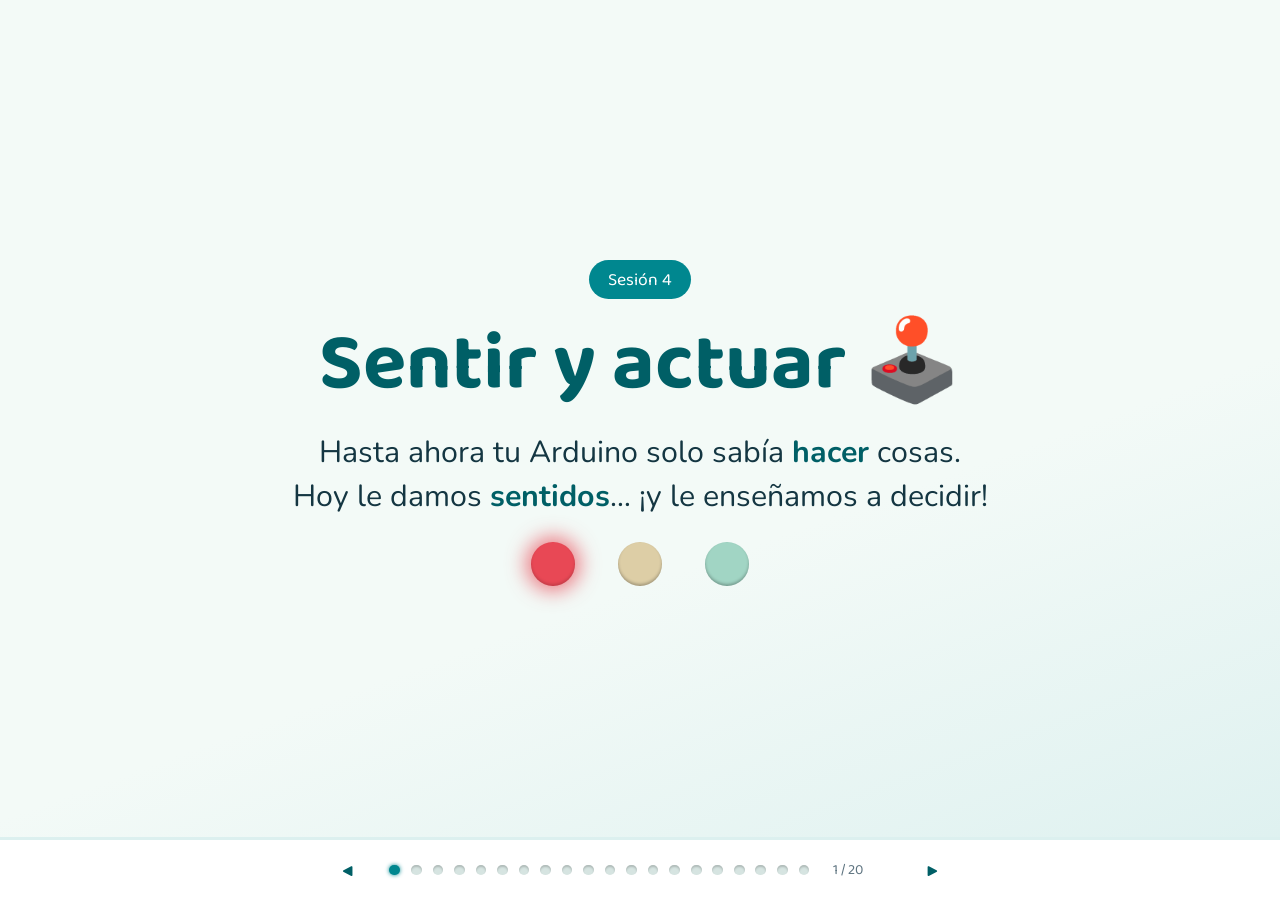
<file: slides/sesion-04.html>
<!DOCTYPE html>
<html lang="es">
<head>
<meta charset="utf-8">
<meta name="viewport" content="width=device-width, initial-scale=1">
<title>Sesión 4 · Sentir y actuar</title>
<link rel="preconnect" href="https://fonts.googleapis.com">
<link href="https://fonts.googleapis.com/css2?family=Baloo+2:wght@600;800&family=Nunito:wght@400;700;900&family=JetBrains+Mono:wght@400;700&display=swap" rel="stylesheet">
<link rel="stylesheet" href="assets/slides.css">
<style>
  .repaso .tarjeta { text-align: left; max-width: 22em; }
  .repaso ul { padding-left: 1.1em; display: grid; gap: .35em; }
</style>
</head>
<body>

<!-- 1 · Portada -->
<section class="slide portada">
  <span class="sesion-num">Sesión 4</span>
  <h1>Sentir y actuar 🕹️</h1>
  <p class="grande">Hasta ahora tu Arduino solo sabía <strong>hacer</strong> cosas.<br>Hoy le damos <strong>sentidos</strong>… ¡y le enseñamos a decidir!</p>
  <div class="semaforo-vivo" aria-hidden="true">
    <span class="led" id="pled-r" style="--c:var(--rojo)"></span>
    <span class="led" id="pled-a" style="--c:var(--ambar)"></span>
    <span class="led" id="pled-v" style="--c:var(--verde)"></span>
  </div>
</section>

<!-- 2 · Repaso -->
<section class="slide">
  <p class="eyebrow">Antes de partir</p>
  <h2>Lo que ya sabemos 🧠</h2>
  <div class="fila repaso">
    <div class="tarjeta">
      <h3>⚡ Sesión 3: electricidad</h3>
      <ul>
        <li>Voltaje = <strong>altura</strong> del estanque; corriente = <strong>cuánta agua</strong> baja</li>
        <li>Resistencia = <strong>doblar la manguera</strong>: frena la corriente</li>
        <li>El LED es un <strong>actuador</strong> de luz; va siempre con su <strong>220 Ω</strong> para no quemarse</li>
        <li>Circuito <strong>cerrado</strong>: la corriente tiene que poder dar la vuelta 🔄</li>
      </ul>
    </div>
    <div class="tarjeta">
      <h3>🧰 De antes, para hoy</h3>
      <ul>
        <li>Todo robot <strong>siente → piensa → actúa</strong> (sesión 1)</li>
        <li><strong>por siempre</strong>, <strong>encender / apagar LED</strong> y <strong>esperar</strong> (sesión 2)</li>
        <li>El LED con su resistencia en la protoboard (sesión 3)</li>
      </ul>
    </div>
  </div>
  <p class="grande">Hasta ahora tu Arduino solo <strong>manda</strong>…<br>hoy también <strong>escucha</strong>: un botón 🔘 y una decisión</p>
</section>

<!-- 3 · El ciclo -->
<section class="slide">
  <p class="eyebrow">¿Te acuerdas de la sesión 1?</p>
  <h2>Sentir → Pensar → Actuar 🔁</h2>
  <div class="fila">
    <div class="tarjeta"><h3>👀 Sentir</h3><p>Los <strong>sensores</strong> le cuentan al cerebrito lo que pasa afuera.</p></div>
    <div class="tarjeta"><h3>🧠 Pensar</h3><p>Tu <strong>programa</strong> decide qué hacer con esa información.</p></div>
    <div class="tarjeta"><h3>💪 Actuar</h3><p>Los <strong>actuadores</strong> cambian algo del mundo real.</p></div>
  </div>
  <p class="grande" style="max-width:32em">En las sesiones anteriores solo usamos la tercera parte: prender un LED.<br>Hoy completamos el círculo. 🎯</p>
</section>

<!-- 4 · Sensores -->
<section class="slide">
  <p class="eyebrow">Los sentidos del cerebrito</p>
  <h2>Sensores 👀</h2>
  <p class="grande" style="max-width:36em">Un sensor <strong>mide algo del mundo</strong> —un toque, una distancia, el calor— y lo convierte en <strong>electricidad</strong> que el Arduino sabe leer. Muchos se parecen a tus sentidos… aunque otros sienten cosas que tú no puedes:</p>
  <div class="fila fila-piezas">
    <figure class="figura tarjeta-foto">
      <img src="../recursos/img/boton.jpg" alt="Dos pulsadores sobre una protoboard">
      <figcaption><strong>Botón</strong> · siente tu dedo<button class="sm" data-sm="boton-s">?</button>
        <span class="paralelo">👆 como tu piel</span>
        <span class="credito">Kszapsza · CC BY-SA 4.0</span></figcaption>
    </figure>
    <figure class="figura tarjeta-foto">
      <img src="../recursos/img/hc-sr04.jpg" alt="Sensor de ultrasonido HC-SR04">
      <figcaption><strong>Ultrasonido</strong> · el oído de murciélago<button class="sm" data-sm="ultra">?</button>
        <span class="paralelo">👂 como tu oreja</span>
        <span class="credito">SparkFun · CC BY 2.0</span></figcaption>
    </figure>
    <figure class="figura tarjeta-foto">
      <img src="../recursos/img/dht11.jpg" alt="Sensor de temperatura y humedad DHT11">
      <figcaption><strong>Temperatura</strong> · siente el calor<button class="sm" data-sm="temp">?</button>
        <span class="paralelo">🖐️ como tu mano</span>
        <span class="credito">Edwiyanto · CC BY-SA 4.0</span></figcaption>
    </figure>
    <figure class="figura tarjeta-foto">
      <img src="../recursos/img/esp32-cam.jpg" alt="Placa ESP32-CAM con su cámara" style="object-position:50% 18%">
      <figcaption><strong>Cámara</strong> · mira de verdad<button class="sm" data-sm="camara">?</button>
        <span class="paralelo">👁️ como tu ojo</span>
        <span class="credito">Nowforever · CC BY-SA 4.0</span></figcaption>
    </figure>
    <figure class="figura tarjeta-foto">
      <img src="../recursos/img/potenciometro.jpg" alt="Potenciómetro">
      <figcaption><strong>Potenciómetro</strong> · sabe cuánto lo giraste<button class="sm" data-sm="poten">?</button>
        <span class="paralelo">🤷 tú no tienes nada así</span>
        <span class="credito">Iainf · CC BY 2.5</span></figcaption>
    </figure>
  </div>
  <p class="grande">Un sensor no decide nada: solo <strong>avisa</strong>. Es el programa el que decide qué hacer.</p>
</section>

<!-- 5 · Actuadores -->
<section class="slide">
  <p class="eyebrow">Los músculos del cerebrito</p>
  <h2>Actuadores 💪</h2>
  <p class="grande" style="max-width:36em">Un actuador hace el camino contrario: recibe <strong>electricidad</strong> del Arduino y la convierte en <strong>algo que pasa en el mundo</strong> —luz, sonido, movimiento, palabras—. Se parecen a las cosas que tu cuerpo sabe hacer:</p>
  <div class="fila fila-piezas fila-ancha">
    <figure class="figura tarjeta-foto">
      <img src="../recursos/img/leds.jpg" alt="LEDs de varios colores">
      <figcaption><strong>LED</strong> · hace luz<button class="sm" data-sm="led-int">?</button>
        <span class="paralelo">😁 como tu sonrisa: avisa sin hablar</span>
        <span class="credito">Afrank99 · CC BY-SA 2.0</span></figcaption>
    </figure>
    <figure class="figura tarjeta-foto">
      <img src="../recursos/img/buzzer.jpg" alt="Buzzer piezoeléctrico">
      <figcaption><strong>Buzzer</strong> · hace sonido<button class="sm" data-sm="buzzer">?</button>
        <span class="paralelo">🗣️ como tu voz</span>
        <span class="credito">R. Spekking · CC BY-SA 4.0</span></figcaption>
    </figure>
    <figure class="figura tarjeta-foto">
      <img src="../recursos/img/servo-sg90.jpg" alt="Servomotor SG90">
      <figcaption><strong>Servo</strong> · hace movimiento<button class="sm" data-sm="servo">?</button>
        <span class="paralelo">💪 como tu brazo</span>
        <span class="credito">S. Dwivedi · CC BY-SA 4.0</span></figcaption>
    </figure>
    <figure class="figura tarjeta-foto">
      <img src="../recursos/img/lcd.jpg" alt="Pantalla LCD de 16x2 caracteres">
      <figcaption><strong>Pantalla</strong> · escribe mensajes<button class="sm" data-sm="lcd">?</button>
        <span class="paralelo">💬 como tus palabras</span>
        <span class="credito">Designermadsen · CC BY-SA 4.0</span></figcaption>
    </figure>
  </div>
  <p class="grande">Los conocerás uno por uno en las próximas sesiones. ¡Hoy empezamos por el más simple de todos! 🔘</p>
</section>

<!-- 6 · El juego -->
<section class="slide">
  <p class="eyebrow">Duelo de cerebritos</p>
  <h2>¿Sensor o actuador? 🎮</h2>
  <div class="juego">
    <div class="objeto" id="objeto">
      <span class="obj-emoji" id="obj-emoji">👁️</span>
      <span class="obj-nombre" id="obj-nombre">Cargando…</span>
    </div>
    <div class="fila" style="gap:.8em">
      <button class="boton" data-r="sensor">👀 Sensor</button>
      <button class="boton secundario" data-r="actuador">💪 Actuador</button>
    </div>
    <p class="grande" id="juego-fb" style="min-height:2.6em">Toca el botón que corresponda.</p>
    <p class="nota">Puntaje: <strong id="puntaje">0</strong> · Van <span id="ronda">1</span> de <span id="total">8</span></p>
    <button class="boton secundario" id="juego-otra" hidden>↺ Jugar de nuevo</button>
  </div>
</section>

<!-- 7 · El botón por dentro -->
<section class="slide">
  <p class="eyebrow">Tu primer sensor</p>
  <h2>El botón por dentro 🔘</h2>
  <div class="tuto">
    <div class="proto-caja" style="max-width:380px">
      <svg viewBox="0 0 420 300" id="svg-boton" aria-label="Botón de 4 patitas visto por dentro">
        <rect x="110" y="70" width="200" height="160" rx="10" fill="#2E3B41"/>
        <g id="patitas" stroke="#B0BEC5" stroke-width="10" stroke-linecap="round">
          <line x1="110" y1="110" x2="60" y2="110"/><line x1="110" y1="190" x2="60" y2="190"/>
          <line x1="310" y1="110" x2="360" y2="110"/><line x1="310" y1="190" x2="360" y2="190"/>
        </g>
        <g id="puentes-fijos" stroke="#FFB627" stroke-width="9" stroke-linecap="round" opacity="0">
          <line x1="140" y1="110" x2="140" y2="190"/>
          <line x1="280" y1="110" x2="280" y2="190"/>
          <line x1="110" y1="110" x2="140" y2="110"/><line x1="110" y1="190" x2="140" y2="190"/>
          <line x1="280" y1="110" x2="310" y2="110"/><line x1="280" y1="190" x2="310" y2="190"/>
        </g>
        <line id="puente-movil" x1="140" y1="150" x2="280" y2="150" stroke="#35CE8D" stroke-width="10" stroke-linecap="round" opacity="0"/>
        <circle cx="210" cy="150" r="46" id="tapa" fill="#E84855" stroke="#B03744" stroke-width="5"/>
        <text x="210" y="158" text-anchor="middle" font-size="20" fill="#fff" font-family="Nunito, sans-serif" font-weight="700" id="tapa-txt">apriétame</text>
        <text x="55" y="100" text-anchor="end" font-size="14" fill="#5E7480" font-family="Nunito, sans-serif">1</text>
        <text x="55" y="180" text-anchor="end" font-size="14" fill="#5E7480" font-family="Nunito, sans-serif">2</text>
        <text x="368" y="100" font-size="14" fill="#5E7480" font-family="Nunito, sans-serif">3</text>
        <text x="368" y="180" font-size="14" fill="#5E7480" font-family="Nunito, sans-serif">4</text>
      </svg>
    </div>
    <aside class="tuto-panel">
      <p class="tuto-num" id="bt-num">Un botón, 4 patitas</p>
      <p class="tuto-texto" id="bt-txt">Casi todos los botones de los kits tienen <strong>cuatro patitas</strong>… y eso confunde a todo el mundo. Aprieta la tapa roja para ver qué pasa por dentro.</p>
      <button class="boton" id="bt-ver">🔍 Ver los puentes de adentro</button>
    </aside>
  </div>
  <div class="fila" style="gap:.8em">
    <div class="mini-simb">
      <svg viewBox="0 0 90 34" width="82" aria-label="Símbolo del interruptor">
        <line x1="4" y1="26" x2="14" y2="26" stroke="#37474F" stroke-width="4" stroke-linecap="round"/>
        <line x1="76" y1="26" x2="86" y2="26" stroke="#37474F" stroke-width="4" stroke-linecap="round"/>
        <circle cx="18" cy="26" r="4" fill="#37474F"/><circle cx="72" cy="26" r="4" fill="#37474F"/>
        <line x1="18" y1="26" x2="66" y2="8" stroke="#37474F" stroke-width="4" stroke-linecap="round"/>
      </svg>
      <span>El <strong>interruptor</strong> de la sesión 3 tiene <strong>dos posiciones</strong>: prende o corta la energía de todo el circuito.</span>
    </div>
    <div class="mini-simb">
      <svg viewBox="0 0 90 34" width="82" aria-label="Símbolo del pulsador">
        <line x1="4" y1="26" x2="14" y2="26" stroke="#37474F" stroke-width="4" stroke-linecap="round"/>
        <line x1="76" y1="26" x2="86" y2="26" stroke="#37474F" stroke-width="4" stroke-linecap="round"/>
        <circle cx="18" cy="26" r="4" fill="#37474F"/><circle cx="72" cy="26" r="4" fill="#37474F"/>
        <line x1="12" y1="12" x2="78" y2="12" stroke="#37474F" stroke-width="4" stroke-linecap="round"/>
        <line x1="45" y1="12" x2="45" y2="3" stroke="#37474F" stroke-width="4" stroke-linecap="round"/>
      </svg>
      <span>El <strong>pulsador</strong> se cierra solo <strong>mientras lo aprietas</strong> y vuelve solo: por eso el Arduino lo lee como <strong>sensor</strong>.</span>
    </div>
  </div>
</section>

<!-- 8 · Entradas y salidas -->
<section class="slide slide-concepto">
  <p class="eyebrow">Una palabra nueva</p>
  <h2>Entradas y salidas ↔️</h2>
  <div class="fila">
    <div class="tarjeta">
      <h3>→ Salida</h3>
      <p>El pin <strong>manda</strong> electricidad hacia afuera. Así prendimos el LED, con un bloque morado de <strong>Luces</strong>:</p>
      <p style="margin-top:.6em"><span class="bloque luces">encender LED en pin 13</span></p>
    </div>
    <div class="tarjeta">
      <h3>← Entrada</h3>
      <p>El pin <strong>escucha</strong>: se queda atento a lo que le llega. Hoy lo usamos con un bloque celeste de <strong>Sensores</strong>:</p>
      <p style="margin-top:.6em"><span class="bloque sensores">¿botón en pin 2 presionado?</span></p>
    </div>
  </div>
  <p class="grande" style="max-width:32em">Un mismo pin puede ser <strong>boca</strong> o <strong>oreja</strong>: Bloquino se lo dice a la placa solito, según el bloque que uses.<button class="sm" data-sm="pinmode">?</button></p>
</section>

<!-- 9 · El circuito del botón -->
<section class="slide">
  <p class="eyebrow">¡Manos a la obra!</p>
  <h2>El circuito del botón 🔧</h2>
  <div class="tuto">
    <div class="proto-caja">
      <svg viewBox="0 0 620 400" id="armado" aria-label="Botón conectado a la protoboard">
        <rect x="6" y="120" width="120" height="210" rx="12" fill="#00878F"/>
        <text x="66" y="147" text-anchor="middle" fill="#fff" font-family="monospace" font-size="14">ARDUINO</text>
        <rect x="14" y="228" width="104" height="24" rx="4" fill="#143642"/>
        <text x="66" y="245" text-anchor="middle" fill="#fff" font-family="monospace" font-size="13">pin 2</text>
        <rect x="14" y="294" width="104" height="24" rx="4" fill="#143642"/>
        <text x="66" y="311" text-anchor="middle" fill="#fff" font-family="monospace" font-size="13">GND</text>

        <rect x="150" y="30" width="460" height="340" rx="10" fill="#FAFAFA" stroke="#D8DEDD" stroke-width="3"/>
        <rect x="150" y="192" width="460" height="22" fill="#EFF2F1"/>
        <g id="agujeros-armado"></g>

        <!-- botón a caballo del canal -->
        <g id="pieza-boton" class="oculta">
          <g stroke="#B0BEC5" stroke-width="5" stroke-linecap="round">
            <line x1="292" y1="188" x2="282" y2="180"/><line x1="324" y1="188" x2="334" y2="180"/>
            <line x1="292" y1="218" x2="282" y2="226"/><line x1="324" y1="218" x2="334" y2="226"/>
          </g>
          <rect x="286" y="185" width="44" height="36" rx="6" fill="#2E3B41"/>
          <circle cx="308" cy="203" r="13" fill="#E84855" stroke="#B03744" stroke-width="3"/>
        </g>
        <!-- cablecito de la columna izquierda del botón al riel negativo -->
        <path id="pieza-puente" class="oculta cable-w" d="M282 240 C 282 280, 282 310, 282 328" stroke="#37474F"/>
        <path id="pieza-gnd" class="oculta cable-w" d="M122 306 C 140 322, 160 327, 178 328" stroke="#37474F"/>
        <path id="pieza-pin" class="oculta cable-w" d="M122 240 C 190 250, 250 256, 334 256" stroke="#4C7CFF"/>
      </svg>
    </div>
    <aside class="tuto-panel">
      <p class="tuto-num" id="ar-num">Paso 1 de 4</p>
      <p class="tuto-texto" id="ar-txt"></p>
      <div class="fila" style="gap:.5em">
        <button class="boton" id="ar-sig">Siguiente ▶</button>
        <button class="boton secundario" id="ar-reset">↺</button>
      </div>
    </aside>
  </div>
  <p class="nota">¿Solo cables, sin 5V ni resistencia? <button class="sm" data-sm="pullup">?</button> El Arduino trae una resistencia <strong>escondida adentro</strong>, y el bloque <span class="bloque sensores">¿botón en pin 2 presionado?</span> la enciende solito. 🤫</p>
</section>

<!-- 10 · El si / si no: la pregunta con dos caminos -->
<section class="slide slide-concepto">
  <p class="eyebrow">Una idea nueva de programación</p>
  <h2>El «si» y el «si no»: dos caminos 🛤️</h2>
  <div class="fila" style="align-items:center; gap:2.5em">
    <svg viewBox="0 0 300 240" class="rutas-svg" aria-label="Diagrama de la pregunta con dos caminos">
      <polygon points="150,10 265,60 150,110 35,60" fill="#FFF4D6" stroke="#FFB627" stroke-width="4"/>
      <text x="150" y="52" text-anchor="middle" font-size="15" font-weight="700" fill="#6b4d00" font-family="Nunito, sans-serif">¿está lloviendo?</text>
      <text id="rt-clima" x="150" y="84" text-anchor="middle" font-size="26">🌧️</text>
      <path d="M92 88 C 60 120, 60 140, 72 162" fill="none" stroke="#35CE8D" stroke-width="5" stroke-linecap="round"/>
      <path d="M208 88 C 240 120, 240 140, 228 162" fill="none" stroke="#E84855" stroke-width="5" stroke-linecap="round"/>
      <text x="52" y="132" font-size="14" font-weight="900" fill="#1d9e66" font-family="Nunito, sans-serif">SÍ</text>
      <text x="236" y="132" font-size="14" font-weight="900" fill="#B03744" font-family="Nunito, sans-serif">NO</text>
      <g id="rt-si"><rect x="30" y="166" width="90" height="60" rx="12" fill="#EDFBF4" stroke="#35CE8D" stroke-width="4"/><text x="75" y="205" text-anchor="middle" font-size="28">☔</text></g>
      <g id="rt-no"><rect x="180" y="166" width="90" height="60" rx="12" fill="#FFF0F1" stroke="#E84855" stroke-width="4"/><text x="225" y="205" text-anchor="middle" font-size="28">😎</text></g>
    </svg>
    <div style="display:flex; flex-direction:column; gap:.7em; align-items:center">
      <div class="c-si">
        <div class="c-fila">si <span class="valor">¿está lloviendo?</span></div>
        <div class="c-hueco"><span class="bloque luces" data-cl="1">tomo el paraguas ☔</span></div>
        <div class="c-fila">si no</div>
        <div class="c-hueco"><span class="bloque luces" data-cl="0">tomo los lentes 😎</span></div>
        <div class="c-pie"></div>
      </div>
      <button class="boton" id="btn-clima">🌦️ Cambiar el clima</button>
    </div>
  </div>
  <p class="grande" style="max-width:34em">La pregunta va en el <strong>hueco</strong> del «si», y cada camino va <strong>adentro de su brazo</strong>. Pase lo que pase, se toma <strong>uno y solo uno</strong> de los dos.</p>
</section>

<!-- 11 · El cable que conversa -->
<section class="slide slide-concepto">
  <p class="eyebrow">Una idea nueva de programación</p>
  <h2>El cable USB: no solo da energía 🔌</h2>
  <svg viewBox="0 0 640 230" class="usb-svg" aria-label="El computador y el Arduino conversando por el cable USB">
    <text x="105" y="135" font-size="72" text-anchor="middle">💻</text>
    <rect x="455" y="75" width="145" height="95" rx="12" fill="#00878F"/>
    <text x="527" y="112" text-anchor="middle" fill="#fff" font-family="monospace" font-size="15">ARDUINO</text>
    <rect x="455" y="128" width="30" height="22" fill="#90A4AE"/>
    <path id="usb-cable" d="M168 140 C 280 175, 350 175, 455 140" fill="none" stroke="#546E7A" stroke-width="9" stroke-linecap="round"/>
    <path class="usb-energia" d="M168 140 C 280 175, 350 175, 455 140" fill="none" stroke="#FFB627" stroke-width="4" stroke-linecap="round" stroke-dasharray="3 14"/>
    <text x="312" y="205" text-anchor="middle" font-size="13" fill="#B37D00" font-family="Nunito, sans-serif" font-weight="700">⚡ la energía, como siempre</text>
    <text id="usb-msj" x="168" y="120" font-size="17" text-anchor="middle" font-family="Nunito, sans-serif" font-weight="900" fill="var(--teal-osc)" opacity="0">«¡hola!»</text>
    <text id="usb-estado" x="312" y="34" text-anchor="middle" font-size="15" fill="#5E7480" font-family="Nunito, sans-serif" font-weight="700">Se conocen desde la sesión 2… pero casi no han conversado.</text>
  </svg>
  <button class="boton" id="usb-btn">💬 Mandar un saludo</button>
  <p class="grande" style="max-width:36em">El cable USB también es un <strong>teléfono</strong>: por adentro viajan mensajes <strong>en los dos sentidos</strong>. Ese camino de conversación es el <strong>puerto serial</strong><button class="sm" data-sm="serie-nombre">?</button> — ya lo usabas sin saberlo: ¡tus programas viajan por ahí!</p>
</section>

<!-- 12 · El monitor serie: ver lo que siente -->
<section class="slide slide-concepto">
  <p class="eyebrow">Una idea nueva de programación</p>
  <h2>¿Qué siente? ¡Que nos lo cuente! 💬</h2>
  <div class="tuto">
    <div class="bq-marco">
      <div class="bq-zona">
        <img class="bloques" style="max-height:50vh" src="../recursos/img/bloques/sesion-04/espia.png" alt="Bloques del espía: al iniciar; por siempre: si ¿botón en pin 2 presionado?, decir ¡Apretado!; si no, decir suelto...; después, esperar 0.2 segundos" style="max-height:54vh">
        <span class="bq-luz" data-ser="1" style="left:10%; top:39.5%; width:58%; height:12.5%"></span>
        <span class="bq-luz" data-ser="0" style="left:10%; top:59.5%; width:53.5%; height:12.5%"></span>
      </div>
    </div>
    <aside class="tuto-panel" style="font-size:.9em">
      <p class="tuto-num">El Arduino te escribe</p>
      <p class="tuto-texto">Sin LED, el que mira eres <strong>tú</strong>. Con <span class="bloque serie">decir</span> de <strong>Puerto serie</strong>, el Arduino manda frases por el cable USB al <strong>Monitor serie</strong><button class="sm" data-sm="serial4">?</button>, bajo los bloques.</p>
      <button class="boton-fisico" id="ser4-btn">🔘 Mantén apretado</button>
      <div class="serial" style="flex:none; width:100%; max-width:100%">
        <div class="serial-barra">🔍 Monitor serie</div>
        <div class="serial-lineas" id="ser4-lineas" style="min-height:6.5em; max-height:6.5em"></div>
      </div>
      <button class="sm-grande" data-sm="sesion-04/espia">👀 Ver el código</button>
    </aside>
  </div>
  <p class="nota" style="margin-top:0">¡Nuestro primer «si… si no» de verdad! El bloque celeste responde <strong>«sí»</strong> mientras aprietas. El <strong>esperar 0.2</strong> evita que llene la pantalla. 😅 <code>espia.bloquino</code></p>
</section>

<!-- 13 · El si / si no, con el botón y el LED -->
<section class="slide">
  <p class="eyebrow">Sentir → pensar → actuar</p>
  <h2>Ahora sí: un actuador que obedece 💪</h2>
  <p class="grande" style="max-width:36em">Ya vimos en el monitor que el cerebrito <strong>siente</strong> tu dedo. Ahora su respuesta va a pasar <strong>en el mundo real</strong>: cambiamos los bloques <strong>decir</strong> por su primer <strong>actuador</strong> — el LED del pin 13 — para que <strong>obedezca</strong> al botón.</p>
  <div class="tuto">
    <div class="bq-marco">
      <div class="bq-zona">
        <img class="bloques" src="../recursos/img/bloques/sesion-04/boton.png" alt="Bloques del botón: al iniciar; por siempre: si ¿botón en pin 2 presionado?, encender LED en pin 13; si no, apagar LED en pin 13" style="max-height:48vh">
        <span class="bq-luz" data-si="1" style="left:10%; top:44.5%; width:81.5%; height:14.5%"></span>
        <span class="bq-luz" data-si="0" style="left:10%; top:66.5%; width:77%; height:14.5%"></span>
      </div>
    </div>
    <aside class="tuto-panel">
      <p class="tuto-num">Pruébalo tú</p>
      <p class="tuto-texto" id="if-txt">Mantén apretado el botón y mira qué bloque se ilumina.</p>
      <button class="boton-fisico" id="boton-sim">🔘 Mantén apretado</button>
      <p class="lectura"><span class="bloque sensores">¿botón en pin 2 presionado?</span> → <strong id="lectura">no</strong></p>
      <div class="tuto-placa">
        <span class="mini-placa grande"><span class="mini-led" id="if-led"></span><span class="mini-etiq">L</span></span>
        <button class="sm-grande" data-sm="sesion-04/boton">👀 Ver el código</button>
      </div>
    </aside>
  </div>
</section>

<!-- 14 · Proyecto -->
<section class="slide">
  <p class="eyebrow">⭐ Proyecto de la sesión</p>
  <h2>Tu propio interruptor de luz 💡</h2>
  <p class="grande">Ya tienes todo: un sensor que avisa, un programa que decide y un actuador que obedece.</p>
  <div style="display:flex; flex-direction:column; gap:.5em; width:min(92vw,640px)">
    <div class="check" tabindex="0"><span class="caja"></span><span class="txt">Armar el circuito del botón <strong>y</strong> el del LED en la misma protoboard <button class="sm" data-sm="p-circuito">?</button></span></div>
    <div class="check" tabindex="0"><span class="caja"></span><span class="txt">Armar los bloques del <strong>«si… si no»</strong>, probarlos con <strong>Iniciar simulación</strong> y <strong>Cargar a la placa</strong> <button class="sm" data-sm="p-codigo">?</button></span></div>
    <div class="check" tabindex="0"><span class="caja"></span><span class="txt">Cambiar de lugar el <strong>encender</strong> y el <strong>apagar</strong>: ¿qué pasa ahora? <button class="sm" data-sm="p-reves">?</button></span></div>
    <div class="check" tabindex="0"><span class="caja"></span><span class="txt">Hacer que el botón encienda <strong>tres</strong> LEDs de una vez</span></div>
  </div>
  <p class="nota">Truco de profe: si el LED no obedece, revisa que los bloques digan el <strong>mismo pin</strong> donde llegan tus cables (botón en el 2, LED en el 13). 🔍 Proyecto: <code>sketches/sesion-04/boton/boton.bloquino</code>.</p>
</section>

<!-- 15 · Las variables -->
<section class="slide slide-concepto">
  <p class="eyebrow">Una idea nueva de programación</p>
  <h2>Las variables: cajitas con nombre 📦</h2>
  <p class="grande" style="max-width:34em">Una <strong>variable</strong> es una cajita donde el cerebrito <strong>guarda un número para acordarse</strong>. Tiene nombre, y puedes mirarla o cambiarla cuando quieras.</p>
  <div class="fila" style="align-items:center; gap:2.5em">
    <div class="caja-var">
      <span class="caja-var-nombre">puntos</span>
      <span class="caja-var-valor" id="var-valor">0</span>
      <button class="boton" id="btn-punto">⭐ ¡Un punto más!</button>
    </div>
    <div style="display:flex; flex-direction:column; gap:.6em; max-width:24em; align-items:center">
      <div class="pila">
        <span class="bloque variables">fijar <span class="valor">puntos</span> en <span class="valor">0</span></span>
        <span class="bloque variables" id="ln-suma">cambiar <span class="valor">puntos</span> por <span class="valor">1</span></span>
      </div>
      <div class="fila" style="gap:.5em; justify-content:center">
        <span class="anat"><code>fijar … en</code><br>guarda un número</span>
        <span class="anat"><code>puntos</code><br>su nombre</span>
        <span class="anat"><code>cambiar … por 1</code><br>le suma 1</span>
      </div>
    </div>
  </div>
  <p class="nota">Las cajitas se crean en la categoría naranja <strong>Variables</strong>, con <strong>«Crear variable de número…»</strong>. Puedes tener todas las que quieras: <strong>vidas</strong>, <strong>edad</strong>, <strong>récord</strong>… 📦</p>
</section>

<!-- 16 · Actividad: el contador de apretones -->
<section class="slide">
  <p class="eyebrow">Experimento misterioso 🕵️</p>
  <h2>El contador de apretones 🔢</h2>
  <div class="tuto">
    <img class="bloques" src="../recursos/img/bloques/sesion-04/contador.png" alt="Bloques del contador: al iniciar; por siempre: fijar ahora en ¿botón en pin 2 presionado?; si ahora = 1 y antes = 0, cambiar contador por 1 y decir contador; fijar antes en ahora" style="max-height:54vh">
    <aside class="tuto-panel">
      <p class="tuto-num">Actividad: ponlo a prueba</p>
      <p class="tuto-texto">Con tu circuito del botón ya armado:<br><br>
      1️⃣ Arma estos bloques (o abre <code>contador.bloquino</code>) y aprieta <strong>Cargar a la placa</strong><br>
      2️⃣ Mira el <strong>Monitor serie</strong> 🔍, bajo los bloques<br>
      3️⃣ Aprieta <strong>10 veces</strong>, contando en voz alta<br>
      4️⃣ ¿El monitor llegó justo a 10… o se pasó? 🤨</p>
      <p class="nota">Si contó de más, tu circuito no está malo: acabas de descubrir algo. ➡️</p>
      <button class="sm-grande" data-sm="sesion-04/contador">👀 Ver el código</button>
    </aside>
  </div>
  <p class="nota">Las cajitas <strong>antes</strong> y <strong>ahora</strong> guardan cómo estaba el botón (<strong>1</strong> = apretado, <strong>0</strong> = suelto): cuenta solo cuando pasa de suelto a apretado. El bloque verde <strong>«y»</strong> pide que se cumplan <strong>las dos</strong> cosas. (Los números salen con decimales: 1.00, 2.00… ¡es lo mismo!)</p>
</section>

<!-- 17 · El rebote -->
<section class="slide">
  <p class="eyebrow">Un secreto de los botones</p>
  <h2>El rebote: ¿por qué cuenta de más? 🏀</h2>
  <div class="tuto">
    <div class="proto-caja" style="max-width:460px">
      <svg viewBox="0 0 420 210" id="svg-rebote" aria-label="Señal del botón vista por el Arduino">
        <text x="14" y="56" font-size="12" fill="#5E7480" font-family="monospace">HIGH</text>
        <text x="14" y="164" font-size="12" fill="#5E7480" font-family="monospace">LOW</text>
        <line x1="52" y1="50" x2="408" y2="50" stroke="#DCF0EF" stroke-width="2" stroke-dasharray="4 6"/>
        <line x1="52" y1="160" x2="408" y2="160" stroke="#DCF0EF" stroke-width="2" stroke-dasharray="4 6"/>
        <rect id="reb-zona" x="150" y="36" width="80" height="140" rx="8" fill="#FFF4D6" opacity="0"/>
        <text id="reb-zona-txt" x="190" y="196" text-anchor="middle" font-size="12" fill="#B37D00" font-family="Nunito, sans-serif" font-weight="700" opacity="0">esperar 0.05: no miro 🙈</text>
        <path id="reb-traza" d="M52 50 H408" fill="none" stroke="var(--teal)" stroke-width="5" stroke-linecap="round" stroke-linejoin="round"/>
        <text x="150" y="26" text-anchor="middle" font-size="13" fill="#5E7480" font-family="Nunito, sans-serif">↓ tu único clic</text>
      </svg>
    </div>
    <aside class="tuto-panel" style="flex:1 1 20em; max-width:24em">
      <p class="tuto-num">Pruébalo tú</p>
      <p class="tuto-texto" id="reb-txt">¿Contó de más, cierto? 😏 La culpa es de las laminitas de adentro: <strong>rebotan como una pelota</strong> al chocar. Aquí está en cámara lenta: aprieta y compara. 👇</p>
      <button class="boton-fisico" id="reb-btn">🔘 Apretar</button>
      <p class="lectura">tú: <strong id="reb-tuyos">0</strong> · él contó: <strong id="reb-cuenta">0</strong></p>
      <div class="serial" style="flex:none; width:100%; max-width:100%">
        <div class="serial-barra">🔍 Monitor serie</div>
        <div class="serial-lineas" id="reb-serial" style="min-height:5em; max-height:5em"></div>
      </div>
      <button class="boton secundario" id="reb-filtro">🧹 Poner el filtro «esperar 0.05»</button>
    </aside>
  </div>
  <p class="nota">El truco: un <span class="bloque">esperar <span class="valor">0.05</span> segundos</span> que deje a las laminitas dejar de vibrar. Mira dónde ponerlo <button class="sm" data-sm="reb-arreglo">?</button> ¡y prueba de nuevo en tu circuito! (Los programadores le dicen <strong>debounce</strong>: «quitar el rebote».)</p>
</section>

<!-- 18 · Reto -->
<section class="slide">
  <div class="reto">
    <p class="eyebrow">⭐ Reto de la sesión</p>
    <h2>La luz que se queda encendida 🔒</h2>
    <p class="grande">Nuestro interruptor solo alumbra <strong>mientras</strong> aprietas. Los de tu casa no son así: aprietas una vez y la luz se queda.</p>
    <p>Pista: el Arduino necesita <strong>acordarse</strong> de si la luz estaba prendida o apagada. Una <strong>variable</strong> es justamente una cajita para acordarse de cosas. 🧠</p>
  </div>
  <button class="sm-grande" data-sm="reto-sol">🔓 ¿Te trabaste? La solución (¡después de intentarlo!)</button>
  <p class="nota">Este reto es difícil: si lo logras, ya estás programando como grande. 💪 ¿La luz se cambia sola dos veces con un solo clic? No estás loco: es el <strong>rebote</strong>. 🏀</p>
</section>

<!-- 19 · Quiz -->
<section class="slide">
  <p class="eyebrow">Duelo de cerebritos</p>
  <h2>¿Cuánto aprendiste? Toca para voltear</h2>
  <div class="fila">
    <div class="quiz" tabindex="0"><div class="quiz-caras">
      <div class="quiz-cara quiz-frente">¿Qué hace un sensor?</div>
      <div class="quiz-cara quiz-atras">Avisarle al cerebrito lo que pasa afuera 👀</div>
    </div></div>
    <div class="quiz" tabindex="0"><div class="quiz-caras">
      <div class="quiz-cara quiz-frente">¿Y un actuador?</div>
      <div class="quiz-cara quiz-atras">Cambiar algo del mundo real: luz, sonido, movimiento 💪</div>
    </div></div>
    <div class="quiz" tabindex="0"><div class="quiz-caras">
      <div class="quiz-cara quiz-frente">¿Qué responde el bloque «¿botón en pin 2 presionado?»?</div>
      <div class="quiz-cara quiz-atras">«Sí» mientras lo aprietas, «no» cuando está suelto 👂</div>
    </div></div>
    <div class="quiz" tabindex="0"><div class="quiz-caras">
      <div class="quiz-cara quiz-frente">¿Cuántas patitas del botón están siempre unidas?</div>
      <div class="quiz-cara quiz-atras">De a dos: 1 con 2, y 3 con 4 🔘</div>
    </div></div>
    <div class="quiz" tabindex="0"><div class="quiz-caras">
      <div class="quiz-cara quiz-frente">¿Qué hace el brazo del «si no»?</div>
      <div class="quiz-cara quiz-atras">Lo que se hace cuando la pregunta del «si» es «no» 🙅</div>
    </div></div>
  </div>
</section>

<!-- 20 · Cierre -->
<section class="slide portada">
  <p class="eyebrow">Lo lograste</p>
  <h1>¡Tu Arduino ya siente! 🎉</h1>
  <p class="grande">Hoy cerraste el círculo completo: sentir, pensar y actuar.<br>Tu programa <strong>toma decisiones</strong> solito.</p>
  <div class="tarjeta" style="max-width:24em">
    <h3>Próxima sesión 🎵</h3>
    <p>Le vamos a dar <strong>voz</strong>: el buzzer, las notas musicales… ¡y tu primera canción programada!</p>
  </div>
  <div class="semaforo-vivo" aria-hidden="true">
    <span class="led on" style="--c:var(--verde)"></span>
  </div>
</section>

<style>
  /* fotos dentro de tarjeta, para sensores y actuadores */
  .tarjeta-foto { max-width: min(84vw, 15em); }
  .tarjeta-foto img { max-height: 24vh; }
  .tarjeta-foto figcaption { font-size: .85rem; color: var(--tinta); }

  /* con 4-5 piezas por fila, las tarjetas van más compactas */
  .fila-piezas { gap: .7em; }
  .fila-piezas .tarjeta-foto { max-width: min(44vw, 12.4em); }
  .fila-piezas .tarjeta-foto img { max-height: 17vh; }
  .fila-piezas .tarjeta-foto figcaption { font-size: .82rem; }
  /* los actuadores son 4: caben más anchos */
  .fila-ancha .tarjeta-foto { max-width: min(44vw, 14.5em); }
  .fila-ancha .tarjeta-foto img { max-height: 20vh; }
  .fila-ancha .tarjeta-foto figcaption { font-size: .88rem; }

  /* pastilla con el sentido humano equivalente */
  .paralelo {
    display: block; width: fit-content; margin: .35em auto 0;
    background: #E8F7F3; border: 2px solid var(--teal-suave);
    border-radius: 999px; padding: .05em .7em;
    font-weight: 700; color: var(--teal-osc);
  }

  /* bloques sueltos de las categorías que aparecen hoy (colores de Bloquino) */
  .bloque.aqui { box-shadow: 0 0 0 4px var(--ambar), 0 0 14px 4px rgba(255,182,39,.6); }
  .pila { display: flex; flex-direction: column; align-items: flex-start; gap: 3px; font-size: clamp(1rem, 3vh, 1.45rem); }

  /* el «si … si no» dibujado como bloque en C (if/else y popup p-reves) */
  .c-si { display: inline-flex; flex-direction: column; align-items: flex-start; text-align: left; color: #fff; font-family: var(--f-cuerpo); font-weight: 700; font-size: clamp(1rem, 2.8vh, 1.3rem); }
  .c-fila { display: flex; align-items: center; gap: .45em; background: #FFAB19; padding: .35em .8em; border-radius: 6px 6px 6px 0; min-width: 9em; border: 1px solid rgba(0,0,0,.15); }
  .c-fila .valor { background: #fff; color: var(--tinta); border-radius: 999px; padding: .05em .6em; }
  .c-hueco { border-left: 1.1em solid #FFAB19; padding: .25em 0 .25em .25em; }
  .c-hueco .bloque { transition: opacity .2s, box-shadow .2s; }
  .c-pie { background: #FFAB19; height: .9em; width: 9em; border-radius: 0 0 6px 6px; }

  /* imagen de bloques con luces encima: marca el camino que se está tomando */
  .bq-marco { flex: none; background: #fff; border: 3px solid var(--teal); border-radius: 14px; padding: .5em; box-shadow: 0 10px 28px rgba(20, 54, 66, .16); }
  .bq-zona { position: relative; line-height: 0; }
  .bq-zona img.bloques { padding: 0; border: none; border-radius: 0; box-shadow: none; }
  .bq-luz { position: absolute; border-radius: 10px; transition: box-shadow .15s, background .15s; pointer-events: none; }
  .bq-luz.aqui { background: rgba(255,182,39,.18); box-shadow: 0 0 0 4px var(--ambar), 0 0 16px 4px rgba(255,182,39,.55); }

  /* ---------- juego sensor o actuador ---------- */
  .juego { display: flex; flex-direction: column; align-items: center; gap: .8em; }
  .objeto {
    display: flex; flex-direction: column; align-items: center; gap: .3em;
    background: var(--blanco); border: 3px solid var(--teal);
    border-radius: 18px; padding: .8em 1.4em; width: min(92vw, 26em);
    box-shadow: 0 8px 22px rgba(20,54,66,.12);
  }
  .obj-emoji { font-size: 3.4em; line-height: 1; }
  .obj-nombre { font-size: clamp(1rem, 2.8vh, 1.35rem); font-weight: 700; }
  .objeto.bien { border-color: var(--verde); background: #EDFBF4; }
  .objeto.mal { border-color: var(--rojo); background: #FFF0F1; }

  /* ---------- botón por dentro ---------- */
  #svg-boton { width: 100%; }
  #tapa { cursor: pointer; transition: r .1s, fill .1s; }
  #svg-boton.apretado #tapa { r: 40; fill: #C43D48; }
  #puentes-fijos, #puente-movil { transition: opacity .25s; }
  #svg-boton.viendo #puentes-fijos { opacity: 1; }
  #svg-boton.viendo.apretado #puente-movil { opacity: 1; }
  .mini-simb {
    display: flex; align-items: center; gap: .7em;
    background: var(--blanco); border: 3px solid var(--teal-suave);
    border-radius: 14px; padding: .5em .8em;
    max-width: 21em; text-align: left; font-size: .85rem; color: var(--gris);
  }
  .mini-simb svg { flex: none; }

  /* ---------- botón físico del simulador ---------- */
  .boton-fisico {
    font-family: var(--f-titulo); font-size: 1.05rem;
    background: var(--rojo); color: #fff; border: none;
    border-radius: 14px; padding: .7em 1em; cursor: pointer;
    box-shadow: 0 5px 0 #B03744; user-select: none; touch-action: none;
  }
  .boton-fisico.abajo { transform: translateY(4px); box-shadow: 0 1px 0 #B03744; }
  .lectura { font-size: .9rem !important; color: var(--gris); }
  .lectura strong { font-family: var(--f-codigo); color: var(--teal-osc); }

  /* ---------- el cable que conversa ---------- */
  .usb-svg { width: min(92vw, 620px); }
  .usb-energia { animation: usb-flujo 1s linear infinite; }
  @keyframes usb-flujo { to { stroke-dashoffset: -17; } }

  /* ---------- if/else: dos caminos ---------- */
  .rutas-svg { width: min(72vw, 300px); }
  #rt-si, #rt-no { transition: opacity .25s, transform .25s; }
  .rutas-svg .apagado { opacity: .3; transform: scale(.94); transform-box: fill-box; transform-origin: center; }

  /* ---------- variables: la cajita ---------- */
  .caja-var {
    display: flex; flex-direction: column; align-items: center; gap: .5em;
    background: var(--blanco); border: 4px solid var(--teal);
    border-radius: 18px; padding: 1em 1.6em;
    box-shadow: 0 8px 22px rgba(20,54,66,.12);
  }
  .caja-var-nombre {
    font-family: var(--f-codigo); font-weight: 700; font-size: 1rem;
    background: var(--teal); color: #fff; border-radius: 999px; padding: .15em 1em;
  }
  .caja-var-valor {
    font-family: var(--f-titulo); font-size: 3.2rem; color: var(--teal-osc);
    line-height: 1.2; min-width: 2em;
  }
  .caja-var-valor.salto { animation: salto-var .3s; }
  @keyframes salto-var { 50% { transform: scale(1.25); } }
  /* piezas del armado que van apareciendo */
  .oculta { opacity: 0; transition: opacity .35s; }
  .visible-paso { opacity: 1; }
  .cable-w { fill: none; stroke-width: 7; stroke-linecap: round; }
  .proto-caja { flex: 1 1 30em; max-width: min(92vw, 40em); }
  .proto-caja svg { width: 100%; }
</style>

<script src="assets/slides.js"></script>
<script src="assets/codigo.js"></script>
<script>
  const pleds = ["pled-r", "pled-a", "pled-v"].map(id => document.getElementById(id));
  let pi = 0;
  setInterval(() => {
    pleds.forEach((l, i) => l.classList.toggle("on", i === pi));
    pi = (pi + 1) % 3;
  }, 700);

  /* ---- 5 · juego: ¿sensor o actuador? ---- */
  (function () {
    const $ = id => document.getElementById(id);
    const COSAS = [
      { e: "👁️", n: "El ojito que detecta que te acercas a la puerta del súper", r: "sensor" },
      { e: "⚙️", n: "El motor que abre esa misma puerta", r: "actuador" },
      { e: "🔘", n: "El botón del timbre que aprietas con el dedo", r: "sensor" },
      { e: "🔔", n: "El parlante del timbre que hace «ding dong»", r: "actuador" },
      { e: "🌡️", n: "El termómetro que mide si tienes fiebre", r: "sensor" },
      { e: "💡", n: "La ampolleta que ilumina tu pieza", r: "actuador" },
      { e: "👂", n: "El micrófono que escucha tu voz", r: "sensor" },
      { e: "💦", n: "El aspersor que riega el pasto", r: "actuador" },
      { e: "📱", n: "La pantalla que siente tu dedo", r: "sensor" },
      { e: "🪟", n: "El limpiaparabrisas que se mueve solo", r: "actuador" }
    ];
    const TOTAL = 8;
    let orden = [], i = 0, puntos = 0, bloqueado = false;

    function barajar() {
      orden = COSAS.map(c => c).sort(() => Math.random() - 0.5).slice(0, TOTAL);
    }
    function mostrar() {
      const c = orden[i];
      $("obj-emoji").textContent = c.e;
      $("obj-nombre").textContent = c.n;
      $("ronda").textContent = i + 1;
      $("objeto").classList.remove("bien", "mal");
      $("juego-fb").textContent = "Toca el botón que corresponda.";
      bloqueado = false;
    }
    function empezar() {
      barajar(); i = 0; puntos = 0;
      $("puntaje").textContent = 0;
      $("total").textContent = TOTAL;
      $("juego-fb").textContent = "Toca el botón que corresponda.";
      $("juego-otra").hidden = true;
      mostrar();
    }
    document.querySelectorAll("[data-r]").forEach(b => b.addEventListener("click", () => {
      if (bloqueado) return;
      bloqueado = true;
      const c = orden[i];
      const acerto = b.dataset.r === c.r;
      if (acerto) puntos++;
      $("puntaje").textContent = puntos;
      $("objeto").classList.add(acerto ? "bien" : "mal");
      $("juego-fb").innerHTML = acerto
        ? (c.r === "sensor" ? "¡Sí! Es un <strong>sensor</strong>: le cuenta al cerebrito lo que pasa. 👀" : "¡Sí! Es un <strong>actuador</strong>: cambia algo del mundo. 💪")
        : (c.r === "sensor" ? "Casi: es un <strong>sensor</strong>, porque su trabajo es <em>avisar</em>. 👀" : "Casi: es un <strong>actuador</strong>, porque su trabajo es <em>hacer</em>. 💪");
      setTimeout(() => {
        i++;
        if (i < orden.length) mostrar();
        else {
          $("juego-fb").innerHTML = puntos === TOTAL
            ? "🏆 ¡" + puntos + " de " + TOTAL + "! Ya distingues sensores de actuadores como un experto."
            : "Terminaste con <strong>" + puntos + " de " + TOTAL + "</strong>. ¿Otra vuelta?";
          $("juego-otra").hidden = false;
        }
      }, 1400);
    }));
    $("juego-otra").addEventListener("click", empezar);
    empezar();
  })();

  /* ---- 6 · el botón por dentro ---- */
  (function () {
    const svg = document.getElementById("svg-boton");
    const txt = document.getElementById("bt-txt");
    const num = document.getElementById("bt-num");
    let viendo = false, apretado = false;

    function contar() {
      if (!viendo) {
        num.textContent = "Un botón, 4 patitas";
        txt.innerHTML = "Casi todos los botones de los kits tienen <strong>cuatro patitas</strong>… y eso confunde a todo el mundo. Aprieta la tapa roja para ver qué pasa por dentro.";
      } else if (!apretado) {
        num.textContent = "Suelto";
        txt.innerHTML = "Mira los puentes amarillos: la <strong>1 y la 2 siempre están unidas</strong>, y la <strong>3 con la 4</strong> también. Pero los dos lados <strong>no se tocan</strong>: el camino está cortado.";
      } else {
        num.textContent = "¡Apretado!";
        txt.innerHTML = "Al apretar aparece el <strong>puente verde</strong>: recién ahí los dos lados quedan unidos y la electricidad puede pasar. ¡Eso es todo lo que hace un botón! 🔘";
      }
    }
    const apretar = v => {
      apretado = v;
      svg.classList.toggle("apretado", v);
      document.getElementById("tapa-txt").textContent = v ? "¡así!" : "apriétame";
      contar();
    };
    const tapa = document.getElementById("tapa");
    tapa.addEventListener("pointerdown", () => apretar(true));
    ["pointerup", "pointerleave", "pointercancel"].forEach(ev => tapa.addEventListener(ev, () => apretar(false)));
    document.getElementById("bt-ver").addEventListener("click", e => {
      viendo = !viendo;
      svg.classList.toggle("viendo", viendo);
      e.target.textContent = viendo ? "🙈 Esconder los puentes" : "🔍 Ver los puentes de adentro";
      contar();
    });
    contar();
  })();

  /* ---- 8 · armado del circuito del botón ---- */
  (function () {
    const $ = id => document.getElementById(id);
    protoboardArmado($("agujeros-armado"));

    const PASOS = [
      { pieza: "pieza-boton", txt: "El botón se pone <strong>a caballo del canal</strong>: dos patitas de un lado y dos del otro. Así sus dos mitades caen en columnas distintas." },
      { pieza: "pieza-pin", txt: "Un cable desde el <strong>pin 2</strong> hasta la columna de la derecha del botón: esa es la oreja del Arduino." },
      { pieza: "pieza-puente", txt: "Un cablecito negro desde la columna de la izquierda hasta el <strong>riel negro (−)</strong>." },
      { pieza: "pieza-gnd", txt: "Falta cerrar: un cable del riel negro al <strong>GND</strong>. ¡Listo! Al apretar, el botón junta el pin 2 con el GND y el Arduino lo nota. 🎉" }
    ];
    let i = 0;
    function pintar() {
      $("ar-num").textContent = i < PASOS.length ? "Paso " + (i + 1) + " de " + PASOS.length : "¡Listo!";
      $("ar-txt").innerHTML = i < PASOS.length ? PASOS[i].txt : "Circuito terminado: el botón le cuenta al pin 2 si está apretado o no. Ahora hay que enseñarle al programa a hacerle caso. 👉";
      PASOS.forEach((p, n) => $(p.pieza).classList.toggle("visible-paso", n <= i));
    }
    $("ar-sig").addEventListener("click", () => { if (i < PASOS.length) i++; pintar(); });
    $("ar-reset").addEventListener("click", () => { i = 0; pintar(); });
    pintar();
  })();

  /* ---- 9 · if/else: dos caminos ---- */
  (function () {
    const $ = id => document.getElementById(id);
    let lloviendo = true;
    function pintar() {
      $("rt-clima").textContent = lloviendo ? "🌧️" : "☀️";
      $("rt-si").classList.toggle("apagado", !lloviendo);
      $("rt-no").classList.toggle("apagado", lloviendo);
      document.querySelectorAll("[data-cl]").forEach(l =>
        l.classList.toggle("aqui", (l.dataset.cl === "1") === lloviendo));
    }
    $("btn-clima").addEventListener("click", () => { lloviendo = !lloviendo; pintar(); });
    pintar();
  })();

  /* ---- 12 · las variables ---- */
  (function () {
    const $ = id => document.getElementById(id);
    let puntos = 0;
    $("btn-punto").addEventListener("click", () => {
      puntos++;
      const v = $("var-valor");
      v.textContent = puntos;
      v.classList.remove("salto");
      void v.offsetWidth;
      v.classList.add("salto");
      const ln = $("ln-suma");
      ln.classList.add("aqui");
      setTimeout(() => ln.classList.remove("aqui"), 350);
    });
  })();

  /* ---- 15 · el rebote ---- */
  (function () {
    const $ = id => document.getElementById(id);
    // trazas según cuántos "apretones" vio el Arduino en un solo clic
    const TRAZAS = {
      1: "M52 50 H150 V160 H340 V50 H408",
      2: "M52 50 H150 V160 H166 V50 H178 V160 H340 V50 H408",
      3: "M52 50 H150 V160 H162 V50 H172 V160 H182 V50 H190 V160 H340 V50 H408"
    };
    let filtro = false, tuyos = 0, contados = 0;
    function reiniciar() {
      tuyos = 0; contados = 0;
      $("reb-tuyos").textContent = "0";
      $("reb-cuenta").textContent = "0";
      $("reb-serial").innerHTML = "";
      $("reb-traza").setAttribute("d", "M52 50 H408");
      $("reb-zona").setAttribute("opacity", filtro ? ".8" : "0");
      $("reb-zona-txt").setAttribute("opacity", filtro ? "1" : "0");
    }
    $("reb-btn").addEventListener("click", () => {
      tuyos++;
      const r = Math.random();
      const vistos = filtro ? 1 : (r < 0.3 ? 1 : r < 0.85 ? 2 : 3);
      $("reb-traza").setAttribute("d", TRAZAS[vistos]);
      const caja = $("reb-serial");
      for (let k = 0; k < vistos; k++) {
        contados++;
        const p = document.createElement("p");
        p.textContent = "van " + contados;
        caja.appendChild(p);
      }
      while (caja.children.length > 4) caja.removeChild(caja.firstChild);
      $("reb-tuyos").textContent = tuyos;
      $("reb-cuenta").textContent = contados;
      if (filtro) {
        $("reb-txt").innerHTML = "Con el filtro van <strong>iguales</strong>: tú " + tuyos + ", él " + contados + ". ✅ Durante la espera ni mira el pin.";
      } else if (vistos > 1) {
        $("reb-txt").innerHTML = "¡Ese clic le sonó como <strong>" + vistos + "</strong>! Tú vas en " + tuyos + " y él en <strong>" + contados + "</strong>. 😵 Mira los saltos de la señal. 👈";
      } else if (contados > tuyos) {
        $("reb-txt").innerHTML = "Ese clic salió limpio, pero la cuenta sigue chueca: tú " + tuyos + ", él <strong>" + contados + "</strong>. 😬";
      } else {
        $("reb-txt").innerHTML = "Van iguales… por ahora. Sigue apretando: en algún momento van a rebotar. 🏀";
      }
    });
    $("reb-filtro").addEventListener("click", e => {
      filtro = !filtro;
      e.target.textContent = filtro ? "🧹 Quitar el filtro" : "🧹 Poner el filtro «esperar 0.05»";
      $("reb-txt").innerHTML = filtro
        ? "Filtro puesto: tras el primer cambio, espera <strong>50 milésimas</strong> sin mirar. Aprieta varias veces y compara."
        : "Sin filtro otra vez. Aprieta varias veces y compara las cuentas.";
      reiniciar();
    });
    reiniciar();
  })();

  /* ---- 10 · el cable que conversa ---- */
  (function () {
    const $ = id => document.getElementById(id);
    const msj = $("usb-msj"), estado = $("usb-estado"), btn = $("usb-btn");
    let animando = false;
    btn.addEventListener("click", () => {
      if (animando) return;
      animando = true;
      const ini = performance.now(), IDA = 1000, PAUSA = 350, VUELTA = 1000;
      msj.textContent = "«¡hola!»";
      msj.setAttribute("opacity", "1");
      estado.textContent = "Tu mensaje viaja al Arduino… 💬";
      function paso(t) {
        const dt = t - ini;
        if (dt < IDA) {
          msj.setAttribute("x", 168 + (dt / IDA) * 287);
        } else if (dt < IDA + PAUSA) {
          msj.setAttribute("x", 455);
        } else if (dt < IDA + PAUSA + VUELTA) {
          if (msj.textContent !== "«¡hola humano!»") {
            msj.textContent = "«¡hola humano!»";
            estado.textContent = "…¡y el Arduino contesta! 🤖";
          }
          msj.setAttribute("x", 455 - ((dt - IDA - PAUSA) / VUELTA) * 287);
        } else {
          msj.setAttribute("opacity", "0");
          estado.textContent = "Conversan por el mismo cable de siempre: ese camino es el puerto serial. 🎉";
          animando = false;
          return;
        }
        requestAnimationFrame(paso);
      }
      requestAnimationFrame(paso);
    });
  })();

  /* ---- 11 · el monitor serie espiando el botón ---- */
  (function () {
    const caja = document.getElementById("ser4-lineas");
    const btn = document.getElementById("ser4-btn");
    let apretado = false;
    setInterval(() => {
      const p = document.createElement("p");
      p.textContent = apretado ? "¡Apretado!" : "suelto...";
      caja.appendChild(p);
      while (caja.children.length > 5) caja.removeChild(caja.firstChild);
      document.querySelectorAll("[data-ser]").forEach(l =>
        l.classList.toggle("aqui", (l.dataset.ser === "1") === apretado));
    }, 400);
    const poner = v => { apretado = v; btn.classList.toggle("abajo", v); };
    btn.addEventListener("pointerdown", () => poner(true));
    ["pointerup", "pointerleave", "pointercancel"].forEach(ev => btn.addEventListener(ev, () => poner(false)));
    btn.addEventListener("keydown", e => { if (e.key === " " || e.key === "Enter") { poner(true); e.preventDefault(); } });
    btn.addEventListener("keyup", () => poner(false));
  })();

  /* ---- 11 · el if con el botón ---- */
  (function () {
    const $ = id => document.getElementById(id);
    const boton = $("boton-sim"), led = $("if-led");
    function pintar(apretado) {
      document.querySelectorAll("[data-si]").forEach(l =>
        l.classList.toggle("aqui", (l.dataset.si === "1") === apretado));
      boton.classList.toggle("abajo", apretado);
      led.classList.toggle("on", apretado);
      $("lectura").textContent = apretado ? "sí" : "no";
      $("if-txt").innerHTML = apretado
        ? "El botón junta el pin 2 con el GND y el bloque celeste responde <strong>«sí»</strong>: se toma el camino del <strong>si</strong> y el LED se prende. 💡"
        : "Sin apretar, el bloque celeste responde <strong>«no»</strong>: se hace lo del <strong>si no</strong> y el LED queda apagado.";
    }
    boton.addEventListener("pointerdown", () => pintar(true));
    ["pointerup", "pointerleave", "pointercancel"].forEach(ev => boton.addEventListener(ev, () => pintar(false)));
    boton.addEventListener("keydown", e => { if (e.key === " " || e.key === "Enter") { pintar(true); e.preventDefault(); } });
    boton.addEventListener("keyup", () => pintar(false));
    pintar(false);
  })();

  /* quiz */
  document.querySelectorAll(".quiz").forEach(q => {
    const voltear = () => q.classList.toggle("volteada");
    q.addEventListener("click", voltear);
    q.addEventListener("keydown", e => { if (e.key === "Enter" || e.key === " ") { voltear(); e.preventDefault(); } });
  });

  saberMas({
    "reto-sol": {
      t: "La solución: la luz que se queda 🔒",
      d: "<p class='aviso'>🔒 <strong>Recuerda hacer el desafío primero.</strong> Pelear un rato con el problema es donde más se aprende: esto es para comparar tu solución… o para destrabarte si llevas mucho rato. 💪</p><img class='bloques' src='../recursos/img/bloques/sesion-04/luz_fija.png' alt='Bloques de la luz fija: por siempre, fijar ahora en ¿botón en pin 2 presionado?; si ahora = 1 y antes = 0: si encendida = 0, fijar encendida en 1 y encender LED en pin 13, si no, fijar encendida en 0 y apagar LED en pin 13; esperar 0.05 segundos; fijar antes en ahora'><p>La cajita nueva es <strong>encendida</strong>: se acuerda de si la luz está prendida (<strong>1</strong>) o apagada (<strong>0</strong>). <strong>antes</strong> y <strong>ahora</strong> son las del contador: cómo estaba el botón.</p><p>Solo cuando el botón <strong>pasa</strong> de suelto a apretado, damos vuelta la cajita: si estaba en 0, la fijamos en 1 y <strong>encendemos</strong>; si no, la fijamos en 0 y <strong>apagamos</strong>. El <strong>esperar 0.05 segundos</strong> es el filtro anti-rebote. 🏀</p><p class='nota'>Proyecto: <code>sketches/sesion-04/luz_fija/luz_fija.bloquino</code></p><button class='sm-grande' data-sm='sesion-04/luz_fija'>👀 Ver el código</button>"
    },
    "boton-s": {
      t: "El botón: el sensor más simple 🔘",
      d: "<p>Solo sabe avisar dos cosas: <strong>«me están apretando»</strong> o <strong>«no»</strong>. Nada más… ¡y con eso alcanza para un montón de inventos!</p><p>En un ratito más lo vas a ver <strong>por dentro</strong>. 👀</p>"
    },
    camara: {
      t: "La cámara: un millón de ojitos 📷",
      d: "<p>Una cámara es en verdad <strong>millones de sensores de luz</strong> chiquititos formados en filas. Cada uno avisa cuánta luz le llegó, y juntando todos los avisos se arma la foto.</p><p>Es demasiada información para nuestro Arduino UNO, pero su primo el <strong>ESP32-CAM</strong> trae cámara de fábrica… ¡y hasta manda el video por WiFi! 📶</p>"
    },
    ultra: {
      t: "Ultrasonido: el oído de murciélago 🦇",
      d: "<p>Manda un <strong>chillido tan agudo</strong> que nosotros no lo escuchamos, y después mide <strong>cuánto tarda en volver el eco</strong>. Con ese tiempo calcula la distancia, igual que un murciélago en la oscuridad.</p><p>Lo usaremos para el sensor de retroceso de la bici. 🚲</p>"
    },
    temp: {
      t: "¿Cómo se siente el calor? 🌡️",
      d: "<p>Adentro tiene un material al que <strong>le cuesta más o menos dejar pasar la electricidad según la temperatura</strong>. Midiendo ese cambio, el sensor sabe cuántos grados hay.</p><p>El DHT11 además mide la <strong>humedad</strong>: cuánta agua flota en el aire.</p>"
    },
    poten: {
      t: "El potenciómetro 🎛️",
      d: "<p>Es una <strong>resistencia que puedes cambiar girando</strong> una perilla: como doblar más o menos la manguera del agua. 💧</p><p>El Arduino lee esa posición y sabe exactamente cuánto lo giraste. Es el mismo truco del control de volumen de un parlante.</p>"
    },
    "led-int": {
      t: "El LED por dentro 💡",
      d: "<p>Los electrones llegan con energía y <strong>saltan un escalón</strong> dentro del material; en ese salto sueltan lo que les sobra en forma de <strong>luz</strong>.</p><p>Como no gasta casi nada en calor, un LED dura años y usa muy poquita electricidad.</p>"
    },
    buzzer: {
      t: "El buzzer por dentro 🔊",
      d: "<p>Tiene un disco de un material especial que <strong>se dobla apenas le llega electricidad</strong>. Si lo hacemos doblarse y volver <strong>cientos de veces por segundo</strong>, empuja el aire… y eso es el sonido.</p><p>Mientras más rápido vibre, más <strong>agudo</strong> suena. ¡Con eso haremos música! 🎵</p>"
    },
    lcd: {
      t: "La pantalla LCD 💬",
      d: "<p>Tiene <strong>dos filas de 16 casilleros</strong>, y cada casillero es una rejilla de puntitos. Adentro hay unos <strong>cristales líquidos</strong> que, cuando les llega electricidad, se giran y tapan la luz: puntito oscuro. Combinando puntitos se dibujan las letras.</p><p>Con ella tu Arduino puede <strong>escribirte mensajes</strong>: la temperatura, un puntaje, o un «¡hola!». 📟</p>"
    },
    servo: {
      t: "El servo por dentro 🦾",
      d: "<p>Es un motor con <strong>engranajes</strong> y un pequeño espía adentro que le avisa en qué ángulo está. Así puede obedecer órdenes como «ponte en 90 grados» y quedarse justo ahí.</p><p>Con uno haremos la barrera del paso a nivel del tren. 🚂</p>"
    },
    "serie-nombre": {
      t: "¿Por qué se llama «puerto serial»? 🚂",
      d: "<p><strong>Puerto</strong> es la puerta por donde entran y salen los mensajes. Y <strong>serial</strong> (o «en serie») es por cómo viajan: <strong>en fila india</strong>, un pedacito tras otro por el mismo cablecito, como los vagones de un tren. 🚂</p><p>¿Te acuerdas del <strong>puerto</strong> que elegiste en la sesión 2, la primera vez que cargaste tu programa? ¡Es este mismo camino, con el nombre que le pone el computador!</p>"
    },
    serial4: {
      t: "El monitor serie 🔍",
      d: "<p>Es la ventanita donde aparece todo lo que el Arduino dice con el bloque <strong>decir</strong>. En Bloquino está en el panel <strong>Código</strong>, <strong>bajo los bloques</strong>: muestra lo que dice la placa de la pantalla mientras simulas, y lo que dice tu placa de verdad después de <strong>Cargar a la placa</strong>.</p><p>El Arduino y el computador tienen que conversar <strong>a la misma velocidad</strong>: si no, se leen puros jeroglíficos 🗿. Bloquino se encarga solito (usa 9600, una velocidad muy común).</p><p>Es el mejor amigo del inventor: cuando algo no funciona, le pides al Arduino que te <strong>cuente</strong> qué está sintiendo. En la sesión 8 nos dirá cuántos grados hace. 🌡️</p>"
    },
    "p-circuito": {
      t: "Así se ve armado completo 🔧",
      d: circuitoBotonLedSVG("el botón (hoy)", "el LED (sesión 3)")
        + "<p>Izquierda: el circuito del botón de hoy (pin 2 → botón → riel −; sin 5V ni resistencia: la resistencia escondida hace el trabajo). Derecha: el LED de la sesión 3 (pin 13 → patita larga, y la corta con su 220 Ω al riel −). <strong>Comparten el riel negro</strong>, que vuelve a GND.</p><p class='nota'>Los colores de la resistencia son su nombre: rojo-rojo-café = 220 Ω. 🎨</p>"
    },
    "p-codigo": {
      t: "El programa completo 📋",
      d: "<img class='bloques' src='../recursos/img/bloques/sesion-04/boton.png' alt='Bloques del botón: por siempre, si ¿botón en pin 2 presionado?, encender LED en pin 13; si no, apagar LED en pin 13'><p>Es el mismo «si… si no» del espía… pero ahora, en vez de <strong>decir</strong>, la respuesta es un <strong>actuador</strong>. 💪 La oreja es el bloque celeste (pin 2) y el músculo, el morado (pin 13).</p><p class='nota'>Proyecto: <code>sketches/sesion-04/boton/boton.bloquino</code></p>"
    },
    "p-reves": {
      t: "Encender por apagar: el mundo al revés 🙃",
      d: "<div style='text-align:center'><div class='c-si'><div class='c-fila'>si <span class='bloque sensores'>¿botón en pin 2 presionado?</span></div><div class='c-hueco'><span class='bloque luces'>apagar LED en pin 13</span></div><div class='c-fila'>si no</div><div class='c-hueco'><span class='bloque luces'>encender LED en pin 13</span></div><div class='c-pie'></div></div></div><p>Ahora, con el botón <strong>suelto</strong> se toma el «si no»: la luz vive encendida y se apaga al apretar.</p><p>¿Dónde has visto eso? ¡En el <strong>refrigerador</strong>! Su botón se aprieta al cerrar la puerta… y la luz se apaga. 🧊</p>"
    },
    "reb-arreglo": {
      t: "Dónde va el filtro anti-rebote 🧹",
      d: "<p>Es el mismo contador de la actividad, con <strong>un solo bloque nuevo</strong>: adentro del «si», justo debajo de <strong>decir contador</strong>:</p><p style='text-align:center'><span class='bloque'>esperar <span class='valor'>0.05</span> segundos</span> ← ¡el filtro va AQUÍ!</p><img class='bloques' src='../recursos/img/bloques/sesion-04/contador.png' alt='Bloques del contador: por siempre, fijar ahora en ¿botón en pin 2 presionado?; si ahora = 1 y antes = 0, cambiar contador por 1 y decir contador; fijar antes en ahora'><p>¿Por qué ahí adentro? Porque recién detectó el apretón: esas 50 milésimas de «no mirar» dejan pasar las vibraciones sin contarlas. Todo lo demás queda igualito.</p><p>Cárgalo a la placa, aprieta 10 veces contando en voz alta… ¡y ahora sí deberían llegar juntos a 10! ✅</p>"
    },
    pinmode: {
      t: "¿Y cómo sabe la placa si el pin es boca u oreja? 🤔",
      d: "<p>Cada pin del Arduino puede trabajar de <strong>salida</strong> (en inglés <em>OUTPUT</em>) o de <strong>entrada</strong> (<em>INPUT</em>), pero alguien tiene que decírselo al empezar.</p><p>Bloquino mira tus bloques y lo hace por ti: si usas <strong>encender LED en pin 13</strong>, el 13 queda de salida; si usas <strong>¿botón en pin 2 presionado?</strong>, el 2 queda de entrada… con la resistencia escondida encendida.</p><p>En el código (👀 «Ver el código») aparece al principio, en una línea por pin: <code>pinMode(13, OUTPUT);</code> y <code>pinMode(2, INPUT_PULLUP);</code></p>"
    },
    pullup: {
      t: "La resistencia escondida: pull-up 🤫",
      d: "<p>Cuando el botón está suelto, el pin 2 <strong>no está conectado a nada</strong>: quedaría «al aire» y leería cualquier cosa, como una antena. Podría prenderse solo si le pasas la mano cerca. 👻</p><p>Por eso cada pin del Arduino trae <strong>su propia resistencia adentro</strong>, apagada. El bloque <strong>¿botón en pin 2 presionado?</strong> la enciende y ella <strong>tira el pin hacia arriba</strong>: suelto, el pin siente los 5 V tranquilo (<code>HIGH</code>).</p><p>El botón va entre el pin y el <strong>GND</strong>: al apretar, gana el GND y el pin queda en 0 V (<code>LOW</code>). Queda <strong>al revés</strong> de lo que uno espera… pero el bloque ya lo sabe, y cuando el pin está en <code>LOW</code> responde <strong>«sí, está presionado»</strong>.</p><p class='nota'>En el código lo verás como <code>pinMode(2, INPUT_PULLUP)</code> y <code>digitalRead(2) == LOW</code>.</p><p>Se llama <em>pull-up</em> («que tira hacia arriba»). Todos los botones del curso van así: sin 5V, sin resistencia y con menos cables que se puedan soltar. 🔌</p>"
    }
  });
</script>
</body>
</html>
</file>
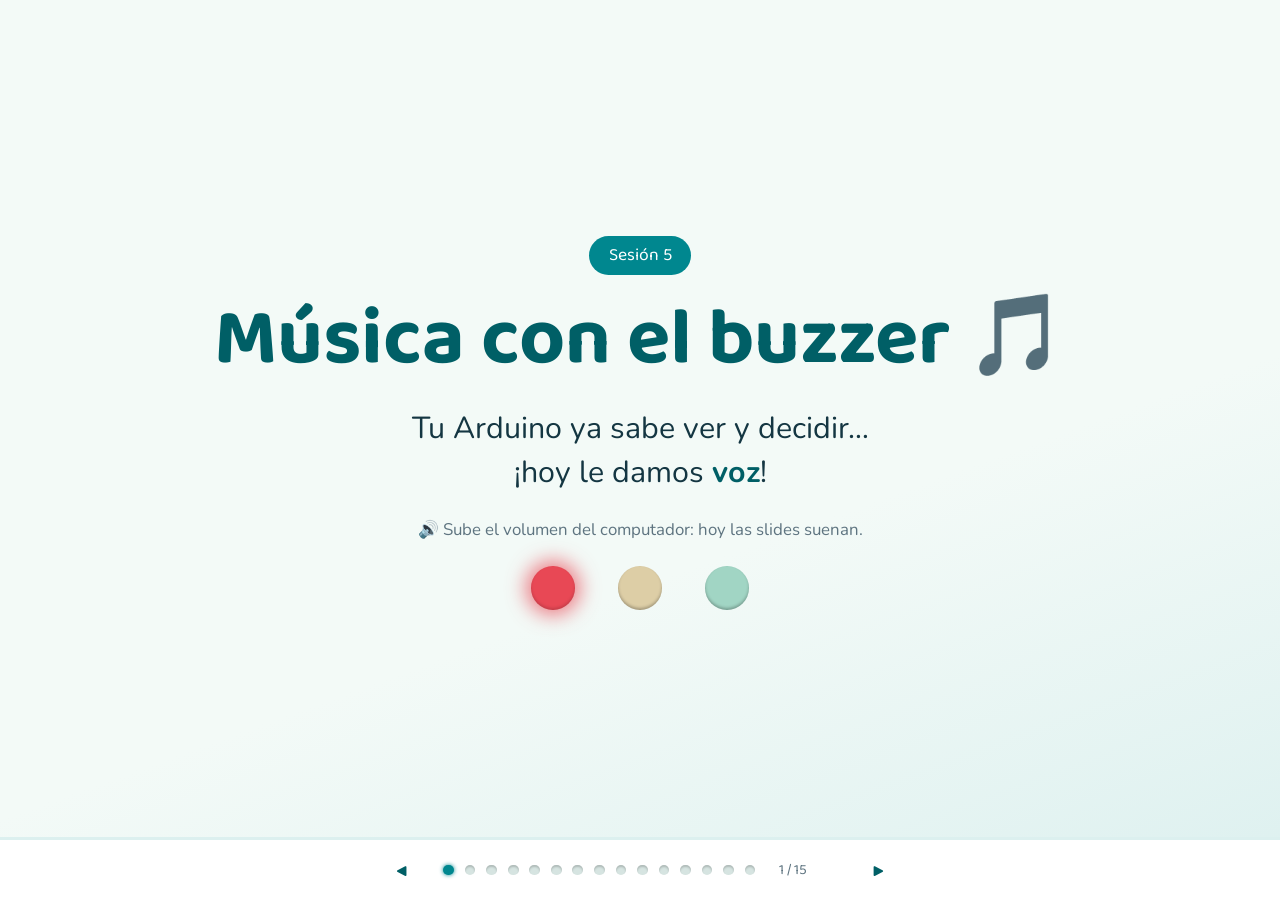
<file: slides/sesion-05.html>
<!DOCTYPE html>
<html lang="es">
<head>
<meta charset="utf-8">
<meta name="viewport" content="width=device-width, initial-scale=1">
<title>Sesión 5 · Música con el buzzer</title>
<link rel="preconnect" href="https://fonts.googleapis.com">
<link href="https://fonts.googleapis.com/css2?family=Baloo+2:wght@600;800&family=Nunito:wght@400;700;900&family=JetBrains+Mono:wght@400;700&display=swap" rel="stylesheet">
<link rel="stylesheet" href="assets/slides.css">
<style>
  .repaso .tarjeta { text-align: left; max-width: 22em; }
  .repaso ul { padding-left: 1.1em; display: grid; gap: .35em; }
  .bloque-grande { font-size: clamp(1.1rem, 3.4vh, 1.6rem); }
</style>
</head>
<body>

<!-- 1 · Portada -->
<section class="slide portada">
  <span class="sesion-num">Sesión 5</span>
  <h1>Música con el buzzer 🎵</h1>
  <p class="grande">Tu Arduino ya sabe ver y decidir…<br>¡hoy le damos <strong>voz</strong>!</p>
  <p class="nota">🔊 Sube el volumen del computador: hoy las slides suenan.</p>
  <div class="semaforo-vivo" aria-hidden="true">
    <span class="led" id="pled-r" style="--c:var(--rojo)"></span>
    <span class="led" id="pled-a" style="--c:var(--ambar)"></span>
    <span class="led" id="pled-v" style="--c:var(--verde)"></span>
  </div>
</section>

<!-- 2 · Repaso -->
<section class="slide">
  <p class="eyebrow">Antes de partir</p>
  <h2>Lo que ya sabemos 🧠</h2>
  <div class="fila repaso">
    <div class="tarjeta">
      <h3>🕹️ Sesión 4: sentir y actuar</h3>
      <ul>
        <li>Los <strong>sensores</strong> le avisan al cerebrito; los <strong>actuadores</strong> cambian el mundo</li>
        <li>El botón es un sensor: se le pregunta con su bloque celeste 👂</li>
        <li><strong>si … si no</strong>: una pregunta con <strong>dos caminos</strong></li>
        <li>Una <strong>variable</strong> es una cajita para acordarse: <strong>contador</strong></li>
      </ul>
    </div>
    <div class="tarjeta">
      <h3>🧰 De antes, para hoy</h3>
      <ul>
        <li>Sentir → pensar → actuar: hoy, un <strong>actuador nuevo</strong> (sesión 1)</li>
        <li><strong>al iniciar</strong> arranca una vez; <strong>por siempre</strong> repite sin parar (sesión 2)</li>
        <li><strong>si</strong> para decidir y <strong>esperar</strong> para hacer pausas (sesiones 2 y 4)</li>
        <li>El botón, nuestro sensor del pin 2 (sesión 4)</li>
      </ul>
    </div>
  </div>
  <p class="grande">Luz ya tiene y decidir ya sabe…<br>hoy le damos <strong>voz</strong> 🔊</p>
</section>

<!-- 3 · ¿Qué es el sonido? -->
<section class="slide">
  <p class="eyebrow">Antes de hacer ruido</p>
  <h2>El sonido es aire que tiembla 🌬️</h2>
  <div class="onda-caja">
    <svg viewBox="0 0 600 140" id="svg-onda" aria-label="Onda de sonido">
      <line x1="0" y1="70" x2="600" y2="70" stroke="#C7D6D4" stroke-width="2"/>
      <path id="onda" d="" fill="none" stroke="#00878F" stroke-width="5" stroke-linecap="round"/>
    </svg>
  </div>
  <div class="controles">
    <label>Vibraciones por segundo <input type="range" id="frec" min="120" max="1200" step="10" value="440"></label>
    <p class="grande"><strong id="hz">440</strong> veces por segundo<button class="sm" data-sm="hertz">?</button> · <span id="agudez">un sonido normalito</span></p>
    <button class="boton" id="oir">🔊 Escuchar</button>
  </div>
  <p class="nota">Pocas vibraciones = sonido <strong>grave</strong> (como un tambor). Muchas = <strong>agudo</strong> (como un pajarito).</p>
</section>

<!-- 4 · El buzzer por dentro -->
<section class="slide">
  <p class="eyebrow">¿Y cómo hace temblar el aire?</p>
  <h2>El buzzer por dentro 🔎</h2>
  <div class="fila" style="align-items:center; gap:2em">
    <svg viewBox="0 0 260 180" class="buzzer-svg" aria-label="Disco del buzzer vibrando">
      <ellipse cx="130" cy="120" rx="90" ry="26" fill="#B0BEC5"/>
      <rect x="40" y="70" width="180" height="50" fill="#CFD8DC"/>
      <ellipse cx="130" cy="70" rx="90" ry="26" fill="#ECEFF1" stroke="#B0BEC5" stroke-width="3"/>
      <ellipse cx="130" cy="70" rx="52" ry="15" fill="#E0C36A" id="disco"/>
      <g id="ondas-aire" opacity="0">
        <path d="M130 34 q 30 -14 60 0" fill="none" stroke="#4FC3F7" stroke-width="4" stroke-linecap="round"/>
        <path d="M130 20 q 40 -18 80 0" fill="none" stroke="#4FC3F7" stroke-width="4" stroke-linecap="round" opacity=".7"/>
        <path d="M130 34 q -30 -14 -60 0" fill="none" stroke="#4FC3F7" stroke-width="4" stroke-linecap="round"/>
        <path d="M130 20 q -40 -18 -80 0" fill="none" stroke="#4FC3F7" stroke-width="4" stroke-linecap="round" opacity=".7"/>
      </g>
    </svg>
    <div style="max-width:22em; text-align:left; display:flex; flex-direction:column; gap:.6em">
      <p class="grande">Adentro tiene un <strong>discofinito</strong> que se <strong>dobla apenas le llega electricidad</strong>.</p>
      <p class="grande">Si lo hacemos doblarse y volver <strong>cientos de veces por segundo</strong>, empuja el aire… y eso es el sonido. 🎶</p>
      <button class="boton" id="vibrar">▶ Hacerlo vibrar</button>
    </div>
  </div>
  <button class="sm-grande" data-sm="piezo">¿Saber más? ¿Por qué se dobla?</button>
</section>

<!-- 5 · Activo vs pasivo -->
<section class="slide">
  <p class="eyebrow">Ojo con esto</p>
  <h2>Hay dos buzzers en tu kit 👀</h2>
  <div class="fila">
    <div class="tarjeta">
      <h3>🔇 El activo</h3>
      <p>Trae su propio ritmo adentro: le das electricidad y hace <strong>«biiip»</strong>. Siempre el mismo tono.</p>
      <p class="nota">Se reconoce porque abajo está <strong>tapado</strong> con una calcomanía.</p>
    </div>
    <div class="tarjeta">
      <h3>🎵 El pasivo</h3>
      <p>No sabe hacer nada solo: hay que <strong>decirle a qué velocidad vibrar</strong>. Por eso puede tocar <strong>notas</strong>.</p>
      <p class="nota">Se reconoce porque abajo se le ve el <strong>circuito verde</strong>.</p>
    </div>
  </div>
  <p class="grande" style="max-width:32em">Hoy usamos el <strong>pasivo</strong>: es el único que puede hacer música. 🎹</p>
</section>

<!-- 6 · El bloque nuevo: tocar nota -->
<section class="slide">
  <p class="eyebrow">Un bloque nuevo</p>
  <h2>tocar nota: «vibra así de rápido» 🎚️</h2>
  <p class="bloque-grande"><span class="bloque sonido">tocar nota <span class="valor">la</span> por <span class="valor">0.5</span> segundos en pin <span class="valor">8</span></span></p>
  <p class="nota">Está en la categoría <strong>Sonido</strong>, la rosada.</p>
  <div class="fila">
    <div class="tarjeta"><h3>🎵 La nota</h3><p>Se elige del menú: do, re, mi… y más arriba, «do agudo», «re agudo»… Cada nota es una <strong>velocidad de vibración</strong><button class="sm" data-sm="notas">?</button>: más aguda = más rápido.</p></div>
    <div class="tarjeta"><h3>⏱️ Los segundos</h3><p>Cuánto <strong>dura</strong> la nota. El programa espera a que termine antes de pasar al bloque siguiente.</p></div>
    <div class="tarjeta"><h3>🤫 Se calla sola</h3><p>Cuando se acaba su tiempo, el buzzer queda en <strong>silencio</strong>. ¿Quieres una pausa entre notas? Usa <strong>esperar</strong>.</p></div>
  </div>
</section>

<!-- 7 · Piano interactivo -->
<section class="slide">
  <p class="eyebrow">Pruébalo tú</p>
  <h2>Toca el piano 🎹</h2>
  <div class="piano" id="piano"></div>
  <p class="bloque-grande"><span class="bloque sonido">tocar nota <span class="valor" id="piano-nota">do</span> por <span class="valor">0.5</span> segundos en pin <span class="valor">8</span></span></p>
  <p class="grande" id="piano-txt">Cada nota vibra a su propia velocidad. ¡Toca las teclas y escucha!</p>
</section>

<!-- 8 · El circuito -->
<section class="slide">
  <p class="eyebrow">¡Manos a la obra!</p>
  <h2>El circuito del buzzer 🔧</h2>
  <div class="tuto">
    <div class="proto-caja">
      <svg viewBox="0 0 620 400" id="armado" aria-label="Buzzer conectado a la protoboard">
        <rect x="6" y="120" width="120" height="180" rx="12" fill="#00878F"/>
        <text x="66" y="147" text-anchor="middle" fill="#fff" font-family="monospace" font-size="14">ARDUINO</text>
        <rect x="14" y="168" width="104" height="24" rx="4" fill="#143642"/>
        <text x="66" y="185" text-anchor="middle" fill="#fff" font-family="monospace" font-size="13">pin 8</text>
        <rect x="14" y="252" width="104" height="24" rx="4" fill="#143642"/>
        <text x="66" y="269" text-anchor="middle" fill="#fff" font-family="monospace" font-size="13">GND</text>

        <rect x="150" y="30" width="460" height="340" rx="10" fill="#FAFAFA" stroke="#D8DEDD" stroke-width="3"/>
        <rect x="150" y="192" width="460" height="22" fill="#EFF2F1"/>
        <g id="agujeros-armado"></g>

        <g id="pieza-buzzer" class="oculta">
          <line x1="282" y1="118" x2="282" y2="150" stroke="#B0BEC5" stroke-width="5"/>
          <line x1="334" y1="118" x2="334" y2="150" stroke="#B0BEC5" stroke-width="5"/>
          <circle cx="308" cy="96" r="34" fill="#37474F"/>
          <circle cx="308" cy="96" r="10" fill="#546E7A"/>
          <text x="308" y="101" text-anchor="middle" font-size="12" fill="#CFD8DC" font-family="monospace">+</text>
        </g>
        <path id="pieza-pin" class="oculta cable-w" d="M122 180 C 190 180, 240 160, 282 166" stroke="#E84855"/>
        <path id="pieza-gnd" class="oculta cable-w" d="M122 264 C 200 300, 300 260, 334 182" stroke="#37474F"/>
      </svg>
    </div>
    <aside class="tuto-panel">
      <p class="tuto-num" id="ar-num">Paso 1 de 3</p>
      <p class="tuto-texto" id="ar-txt"></p>
      <div class="fila" style="gap:.5em">
        <button class="boton" id="ar-sig">Siguiente ▶</button>
        <button class="boton secundario" id="ar-reset">↺</button>
      </div>
    </aside>
  </div>
  <p class="nota">El buzzer tiene un lado marcado con <strong>+</strong>: ese va al pin. El otro, a tierra.</p>
</section>

<!-- 9 · Tu primera canción -->
<section class="slide">
  <p class="eyebrow">¡A tocar!</p>
  <h2>Tu primera canción 🎼</h2>
  <div class="tuto">
    <div style="display:flex; flex-direction:column; align-items:center; gap:.5em">
      <img class="bloques" src="../recursos/img/bloques/sesion-05/estrellita.png" alt="Bloques de Estrellita: al iniciar; por siempre: tocar nota do por 0.4 segundos en pin 8, otra vez do, sol, sol, y esperar 1 segundos">
      <button class="sm-grande" data-sm="sesion-05/estrellita">👀 Ver el código</button>
    </div>
    <aside class="tuto-panel">
      <p class="tuto-num">Estrellita, ¿dónde estás?</p>
      <p class="tuto-texto" id="cancion-txt">La primera frase son siete notas. Aprieta ▶ y sigue las notas: cada una es un bloque <strong>tocar nota</strong>.</p>
      <div class="partitura" id="partitura"></div>
      <button class="boton" id="tocar">▶ Tocar la canción</button>
      <p class="nota">Para probarlo de verdad: abre <code>sketches/sesion-05/estrellita/<wbr>estrellita.bloquino</code> en Bloquino y aprieta <strong>Iniciar simulación</strong>.</p>
    </aside>
  </div>
</section>

<!-- 10 · Sirena -->
<section class="slide">
  <p class="eyebrow">Práctica rápida</p>
  <h2>La sirena de policía 🚓</h2>
  <div class="fila" style="align-items:center; gap:2em">
    <img class="bloques" src="../recursos/img/bloques/sesion-05/sirena.png" alt="Bloques de la sirena: al iniciar; por siempre: tocar nota la por 0.3 segundos en pin 8, tocar nota mi agudo por 0.3 segundos en pin 8">
    <div style="display:flex; flex-direction:column; gap:.7em; max-width:20em">
      <p class="grande">Dos notas, <strong>la</strong> y <strong>mi agudo</strong>, que se turnan rapidito. ¡Eso es todo!</p>
      <button class="boton" id="sirena">🚓 Probar la sirena</button>
      <p class="nota">¿Y si cambias el 0.3 por 0.08? ¿Y por 0.8?<br>Proyecto: <code>sketches/sesion-05/sirena/<wbr>sirena.bloquino</code>.</p>
      <button class="sm-grande" data-sm="sesion-05/sirena">👀 Ver el código</button>
    </div>
  </div>
</section>

<!-- 11 · El botón, otra vez -->
<section class="slide">
  <p class="eyebrow">Un repaso rápido</p>
  <h2>El botón, igual que en la sesión 4 🔘</h2>
  <p class="grande" style="max-width:34em">Hoy el botón vuelve a trabajar. ¿Te acuerdas de la resistencia <strong>escondida adentro</strong><button class="sm" data-sm="pullup">?</button> del Arduino?</p>
  <div class="fila repaso">
    <div class="tarjeta">
      <h3>El circuito 🔧</h3>
      <ul>
        <li>Botón a caballo del canal</li>
        <li>Entre el <strong>pin 2 y GND</strong>, nada más</li>
        <li>Sin 5V y sin resistencia</li>
      </ul>
    </div>
    <div class="tarjeta" style="border-color:var(--ambar)">
      <h3>El bloque 🧩</h3>
      <ul>
        <li><span class="bloque sensores">¿botón en pin 2 presionado?</span>, de <strong>Sensores</strong></li>
        <li>Responde <strong>sí</strong> mientras lo aprietas</li>
        <li>El pin lee al revés 🙃, pero el bloque lo da vuelta por ti</li>
      </ul>
    </div>
  </div>
  <p class="nota">Por eso basta con <strong>si</strong> <span class="bloque sensores">¿botón en pin 2 presionado?</span>: «¿lo están apretando?».</p>
</section>

<!-- 12 · Proyecto -->
<section class="slide">
  <p class="eyebrow">⭐ Proyecto de la sesión</p>
  <h2>El timbre de tu pieza 🔔</h2>
  <p class="grande">Junta lo de hoy con lo de la sesión pasada: <strong>si</strong> aprietan el botón… <strong>suena</strong> la melodía.</p>
  <div class="fila" style="align-items:center; gap:1.6em">
    <img class="bloques" src="../recursos/img/bloques/sesion-05/timbre.png" alt="Bloques del timbre: al iniciar; por siempre: si botón en pin 2 presionado, tocar nota do agudo por 0.2 segundos en pin 8 y tocar nota sol por 0.4 segundos en pin 8" style="max-height:50vh">
    <div style="display:flex; flex-direction:column; gap:.6em; align-items:flex-start; max-width:20em">
      <button class="boton" id="ding">🔔 Escuchar el «ding-dong»</button>
      <div class="check" tabindex="0"><span class="caja"></span><span class="txt">Armar el circuito: botón + buzzer <button class="sm" data-sm="p-circuito">?</button></span></div>
      <div class="check" tabindex="0"><span class="caja"></span><span class="txt">Armar los bloques y cargarlos a la placa <button class="sm" data-sm="p-codigo">?</button></span></div>
      <button class="sm-grande" data-sm="sesion-05/timbre">👀 Ver el código</button>
    </div>
  </div>
</section>

<!-- 13 · Reto -->
<section class="slide">
  <div class="reto">
    <p class="eyebrow">⭐ Reto de la sesión</p>
    <h2>Tu caja de ruidos 🎛️</h2>
    <p class="grande">Con tres botones y un buzzer puedes armar un <strong>mini piano</strong>: cada botón, una nota distinta.</p>
    <ul class="lista">
      <li>Nivel 1: tres botones, tres notas 🎹</li>
      <li>Nivel 2: que cada botón toque una <strong>melodía</strong> corta</li>
      <li>Nivel experto: inventar una canción y anotarla en papel para tocarla</li>
      <li>Nivel secreto 🎁: tocar <strong>Mario Bros</strong> o <strong>Star Wars</strong> de verdad, con un regalo llamado <strong>librería</strong> <button class="sm" data-sm="libreria5">?</button></li>
    </ul>
  </div>
  <button class="sm-grande" data-sm="reto-sol">🔓 ¿Te trabaste? La solución (¡después de intentarlo!)</button>
  <p class="nota">Pista: cada botón va entre su pin y GND, sin resistencia, y tiene su propio <span class="bloque sensores">¿botón en pin … presionado?</span></p>
</section>

<!-- 14 · Quiz -->
<section class="slide">
  <p class="eyebrow">Duelo de cerebritos</p>
  <h2>¿Cuánto aprendiste? Toca para voltear</h2>
  <div class="fila">
    <div class="quiz" tabindex="0"><div class="quiz-caras">
      <div class="quiz-cara quiz-frente">¿Qué es el sonido?</div>
      <div class="quiz-cara quiz-atras">Aire que tiembla, empujado por algo que vibra 🌬️</div>
    </div></div>
    <div class="quiz" tabindex="0"><div class="quiz-caras">
      <div class="quiz-cara quiz-frente">¿Qué suena más agudo: «do» o «do agudo»?</div>
      <div class="quiz-cara quiz-atras">«do agudo»: vibra el doble de veces por segundo 🐦</div>
    </div></div>
    <div class="quiz" tabindex="0"><div class="quiz-caras">
      <div class="quiz-cara quiz-frente">¿Cuál de los dos buzzers toca notas?</div>
      <div class="quiz-cara quiz-atras">El pasivo: al activo hay que dejarlo hacer «biip» 🔇</div>
    </div></div>
    <div class="quiz" tabindex="0"><div class="quiz-caras">
      <div class="quiz-cara quiz-frente">En «tocar nota do por 0.4 segundos», ¿qué dice el 0.4?</div>
      <div class="quiz-cara quiz-atras">Cuánto dura la nota: después se calla solita ⏱️</div>
    </div></div>
    <div class="quiz" tabindex="0"><div class="quiz-caras">
      <div class="quiz-cara quiz-frente">¿Cómo haces un silencio entre dos notas?</div>
      <div class="quiz-cara quiz-atras">Con «esperar … segundos»: mientras espera, el buzzer calla 🤫</div>
    </div></div>
  </div>
</section>

<!-- 15 · Cierre -->
<section class="slide portada">
  <p class="eyebrow">Lo lograste</p>
  <h1>¡Tu Arduino canta! 🎉</h1>
  <p class="grande">Hoy le diste voz: notas, melodías y hasta una sirena.<br>Y lo mejor: lo juntaste con el botón. 🔔</p>
  <div class="tarjeta" style="max-width:24em">
    <h3>Próxima sesión 🦾</h3>
    <p>Cosas que <strong>se mueven</strong>: el servomotor, el músculo de verdad. ¡Empezamos a construir el paso a nivel!</p>
  </div>
  <div class="semaforo-vivo" aria-hidden="true">
    <span class="led on" style="--c:var(--verde)"></span>
  </div>
</section>

<style>
  .controles { display: flex; flex-direction: column; align-items: center; gap: .5em; }
  .controles label { font-size: .95rem; color: var(--gris); display: flex; align-items: center; gap: .6em; }
  .onda-caja { width: min(92vw, 600px); }
  #svg-onda { width: 100%; }

  .buzzer-svg { width: min(70vw, 240px); }
  #disco { transform-origin: 130px 70px; }
  #disco.vibrando { animation: latir-disco .12s linear infinite; }
  @keyframes latir-disco { 50% { transform: scaleY(.55); } }
  #ondas-aire { transition: opacity .2s; }
  #ondas-aire.sonando { opacity: 1; animation: expandir .6s linear infinite; }
  @keyframes expandir { from { transform: scale(.9); opacity: .9; } to { transform: scale(1.15); opacity: 0; } }

  /* ---------- piano ---------- */
  .piano { display: flex; gap: .3em; justify-content: center; flex-wrap: wrap; }
  .tecla {
    width: 3.4em; height: 8em;
    background: #fff; border: 3px solid var(--teal-osc);
    border-radius: 0 0 10px 10px;
    display: flex; flex-direction: column; align-items: center; justify-content: flex-end;
    gap: .2em; padding-bottom: .5em; cursor: pointer;
    font-family: var(--f-titulo); color: var(--teal-osc);
    box-shadow: 0 5px 0 var(--teal-osc);
    transition: transform .05s, box-shadow .05s, background .05s;
  }
  .tecla .hz { font-family: var(--f-codigo); font-size: .7em; color: var(--gris); font-weight: 400; }
  .tecla.abajo { transform: translateY(4px); box-shadow: 0 1px 0 var(--teal-osc); background: #FFF3D1; }

  /* ---------- partitura ---------- */
  .partitura { display: flex; gap: .3em; flex-wrap: wrap; }
  .nota-chip {
    font-family: var(--f-titulo); font-size: .85rem;
    background: var(--blanco); border: 2px solid var(--teal-suave);
    border-radius: 8px; padding: .2em .5em; color: var(--teal-osc);
  }
  .nota-chip.sonando { background: var(--ambar); border-color: #B37D00; color: #5C4000; transform: scale(1.12); }

  /* piezas del armado */
  .oculta { opacity: 0; transition: opacity .35s; }
  .visible-paso { opacity: 1; }
  .cable-w { fill: none; stroke-width: 7; stroke-linecap: round; }
  .proto-caja { flex: 1 1 30em; max-width: min(92vw, 40em); }
  .proto-caja svg { width: 100%; }
</style>

<script src="assets/slides.js"></script>
<script src="assets/codigo.js"></script>
<script>
  const pleds = ["pled-r", "pled-a", "pled-v"].map(id => document.getElementById(id));
  let pi = 0;
  setInterval(() => {
    pleds.forEach((l, i) => l.classList.toggle("on", i === pi));
    pi = (pi + 1) % 3;
  }, 700);

  /* ---- el "buzzer" del navegador: onda cuadrada, igual que el de verdad ---- */
  let audio = null;
  function sonar(hz, ms) {
    try {
      audio = audio || new (window.AudioContext || window.webkitAudioContext)();
      if (audio.state === "suspended") audio.resume();
      const osc = audio.createOscillator(), vol = audio.createGain();
      osc.type = "square";
      osc.frequency.value = hz;
      const t = audio.currentTime;
      vol.gain.setValueAtTime(0.0001, t);
      vol.gain.exponentialRampToValueAtTime(0.06, t + 0.01);
      vol.gain.setValueAtTime(0.06, t + ms / 1000 - 0.03);
      vol.gain.exponentialRampToValueAtTime(0.0001, t + ms / 1000);
      osc.connect(vol).connect(audio.destination);
      osc.start(t);
      osc.stop(t + ms / 1000);
    } catch (e) { /* si el navegador no deja sonar, la slide igual funciona */ }
  }

  /* ---- 2 · la onda ---- */
  (function () {
    const $ = id => document.getElementById(id);
    function dibujar(hz) {
      const ciclos = Math.max(1, Math.round(hz / 90));
      let d = "M0 70";
      for (let x = 0; x <= 600; x += 4) {
        const y = 70 - 45 * Math.sin((x / 600) * ciclos * 2 * Math.PI);
        d += " L" + x + " " + y.toFixed(1);
      }
      $("onda").setAttribute("d", d);
      $("hz").textContent = hz;
      $("agudez").textContent = hz < 250 ? "grave, como un tambor 🥁"
        : hz < 600 ? "un sonido normalito 🎵" : "agudo, como un pajarito 🐦";
    }
    $("frec").addEventListener("input", e => dibujar(+e.target.value));
    $("oir").addEventListener("click", () => sonar(+$("frec").value, 700));
    dibujar(440);
  })();

  /* ---- 3 · el disco que vibra ---- */
  document.getElementById("vibrar").addEventListener("click", () => {
    const disco = document.getElementById("disco");
    const aire = document.getElementById("ondas-aire");
    disco.classList.add("vibrando");
    aire.classList.add("sonando");
    sonar(330, 1500);
    setTimeout(() => { disco.classList.remove("vibrando"); aire.classList.remove("sonando"); }, 1500);
  });

  /* ---- 6 · piano ---- */
  (function () {
    const NOTAS = [
      { n: "do", hz: 262 }, { n: "re", hz: 294 }, { n: "mi", hz: 330 }, { n: "fa", hz: 349 },
      { n: "sol", hz: 392 }, { n: "la", hz: 440 }, { n: "si", hz: 494 }, { n: "do↑", hz: 523, b: "do agudo" }
    ];
    const piano = document.getElementById("piano");
    NOTAS.forEach(nt => {
      const t = document.createElement("button");
      t.className = "tecla";
      t.innerHTML = nt.n + '<span class="hz">' + nt.hz + '</span>';
      t.addEventListener("pointerdown", () => {
        t.classList.add("abajo");
        sonar(nt.hz, 500);
        document.getElementById("piano-nota").textContent = nt.b || nt.n;
        document.getElementById("piano-txt").innerHTML =
          "Estás tocando <strong>" + (nt.b || nt.n) + "</strong>: el buzzer vibra <strong>" + nt.hz + "</strong> veces por segundo.";
      });
      ["pointerup", "pointerleave", "pointercancel"].forEach(ev =>
        t.addEventListener(ev, () => t.classList.remove("abajo")));
      piano.appendChild(t);
    });
  })();

  /* ---- 7 · armado del buzzer ---- */
  (function () {
    const $ = id => document.getElementById(id);
    protoboardArmado($("agujeros-armado"));

    const PASOS = [
      { pieza: "pieza-buzzer", txt: "El buzzer va en la protoboard con cada patita en una <strong>columna distinta</strong>. Fíjate en la marca <strong>+</strong> de arriba." },
      { pieza: "pieza-pin", txt: "Un cable desde la columna del <strong>+</strong> hasta el <strong>pin 8</strong>: por ahí llegarán las vibraciones." },
      { pieza: "pieza-gnd", txt: "Y el otro lado al <strong>GND</strong>, para cerrar el camino hasta el suelo. ¡Listo para sonar! 🎵" }
    ];
    let i = 0;
    function pintar() {
      $("ar-num").textContent = i < PASOS.length ? "Paso " + (i + 1) + " de " + PASOS.length : "¡Listo!";
      $("ar-txt").innerHTML = i < PASOS.length ? PASOS[i].txt : "Tres piezas y ya tienes un instrumento musical. El buzzer no necesita resistencia: no es delicado como el LED. 💪";
      PASOS.forEach((p, n) => $(p.pieza).classList.toggle("visible-paso", n <= i));
    }
    $("ar-sig").addEventListener("click", () => { if (i < PASOS.length) i++; pintar(); });
    $("ar-reset").addEventListener("click", () => { i = 0; pintar(); });
    pintar();
  })();

  /* ---- 8 · la canción ---- */
  (function () {
    const $ = id => document.getElementById(id);
    const MELODIA = [
      { n: "do", hz: 262 }, { n: "do", hz: 262 }, { n: "sol", hz: 392 }, { n: "sol", hz: 392 },
      { n: "la", hz: 440 }, { n: "la", hz: 440 }, { n: "sol", hz: 392, largo: true }
    ];
    const part = $("partitura");
    MELODIA.forEach(nt => {
      const c = document.createElement("span");
      c.className = "nota-chip";
      c.textContent = nt.n;
      part.appendChild(c);
    });
    const chips = [...part.children];
    let tocando = false, timers = [];

    $("tocar").addEventListener("click", () => {
      if (tocando) return;
      tocando = true;
      $("tocar").textContent = "🎵 sonando…";
      let t = 0;
      MELODIA.forEach((nt, k) => {
        timers.push(setTimeout(() => {
          chips.forEach(c => c.classList.remove("sonando"));
          chips[k].classList.add("sonando");
          sonar(nt.hz, nt.largo ? 750 : 380);
        }, t));
        t += nt.largo ? 800 : 420;
      });
      timers.push(setTimeout(() => {
        chips.forEach(c => c.classList.remove("sonando"));
        tocando = false;
        $("tocar").textContent = "▶ Tocar de nuevo";
        $("cancion-txt").innerHTML = "¿La reconociste? Es <strong>Estrellita, ¿dónde estás?</strong> Las primeras cuatro notas están en los bloques; las otras tres (la, la, sol) son tu tarea. 😉";
      }, t + 200));
    });
  })();

  /* ---- 9 y 10 · sirena y timbre ---- */
  document.getElementById("sirena").addEventListener("click", () => {
    for (let k = 0; k < 4; k++) {
      setTimeout(() => sonar(440, 280), k * 600);
      setTimeout(() => sonar(660, 280), k * 600 + 300);
    }
  });
  document.getElementById("ding").addEventListener("click", () => {
    sonar(523, 200);
    setTimeout(() => sonar(392, 400), 220);
  });

  document.querySelectorAll(".quiz").forEach(q => {
    const voltear = () => q.classList.toggle("volteada");
    q.addEventListener("click", voltear);
    q.addEventListener("keydown", e => { if (e.key === "Enter" || e.key === " ") { voltear(); e.preventDefault(); } });
  });

  saberMas({
    pullup: {
      t: "La resistencia escondida: INPUT_PULLUP 🤫",
      d: "<p>Un pin de entrada suelto «al aire» lee cualquier cosa. Por eso cada pin del Arduino trae <strong>su propia resistencia adentro</strong>, apagada. Al encenderla, <strong>tira el pin hacia arriba</strong>: suelto, lee <strong>HIGH</strong> solito.</p><p>Por eso el botón se conecta al <strong>GND</strong>: al apretar, gana el GND y el pin lee <strong>LOW</strong>. La lógica queda <strong>invertida</strong>… pero no tienes que hacer nada: el bloque <span class='bloque sensores'>¿botón en pin 2 presionado?</span> enciende la resistencia y da vuelta la respuesta por ti. (En el código verás <code>INPUT_PULLUP</code> y <code>== LOW</code>.)</p><p>Se llama <em>pull-up</em> («que tira hacia arriba»). Todos los botones del curso van así: cortos de armar y sin piezas que se puedan soltar. 🔌</p>"
    },
    "reto-sol": {
      t: "Las soluciones: tu caja de ruidos 🎛️",
      d: "<p class='aviso'>🔒 <strong>Recuerda hacer el desafío primero.</strong> Pelear un rato con el problema es donde más se aprende: esto es para comparar tu solución… o para destrabarte si llevas mucho rato. 💪</p><p>Botones entre los pines 4, 3 y 2 y GND (sin resistencia, como el del timbre) y el buzzer en el 8. Los dos nuevos van a la izquierda del botón del timbre, en el orden de los pines de la placa: así las notas suben de izquierda a derecha, como en un piano.</p><p><strong>🎹 Nivel 1: tres notas</strong></p><img class='bloques' src='../recursos/img/bloques/sesion-05/piano.png' alt='Bloques del piano: al iniciar; por siempre: si botón en pin 4 presionado, tocar nota do por 0.1 segundos en pin 8; si botón en pin 3, mi; si botón en pin 2, sol'><p>Un <strong>si</strong> por botón. Cada vuelta del <strong>por siempre</strong> toca la nota del botón apretado un ratito (0.1 segundos): mientras lo mantienes apretado, suena sin parar; al soltarlo, se calla solo.</p><p class='nota'>Proyecto: <code>sketches/sesion-05/piano/piano.bloquino</code></p><button class='sm-grande' data-sm='sesion-05/piano'>👀 Ver el código</button><p><strong>🎵 Nivel 2: melodías.</strong> Mismo circuito; ahora cada <strong>si</strong> toca varias notas seguidas: do-mi-sol, sol-mi-do (al revés) y la sirena.</p><img class='bloques' src='../recursos/img/bloques/sesion-05/piano_melodias.png' alt='Bloques del piano de melodías: al iniciar; por siempre: si botón en pin 4, do, mi y sol; si botón en pin 3, sol, mi y do; si botón en pin 2, la, mi agudo, la, mi agudo'><p class='nota'>Proyecto: <code>sketches/sesion-05/piano_melodias/piano_melodias.bloquino</code></p><button class='sm-grande' data-sm='sesion-05/piano_melodias'>👀 Ver el código</button><p><strong>Nivel experto:</strong> anota tu canción en papel como pares (nota, tiempo) y pásala a bloques <strong>tocar nota</strong>. El nivel secreto está en el otro popup. 🎁</p>"
    },
    "p-circuito": {
      t: "Así se ve armado completo 🔧",
      d: "<svg viewBox='0 0 640 400' style='width:100%' aria-label='Botón y buzzer juntos en la protoboard'>"
        + arduinoSVG({ x: 6, y: 70, pads: ["pin 8", "pin 2", "GND"] }).svg
        + protoboardSVG({ x: 150, y: 30 })
        + "<text x='308' y='105' text-anchor='middle' font-size='13' fill='#5E7480' font-family='Nunito, sans-serif' font-weight='700'>el botón (sin resistencia)</text><text x='503' y='105' text-anchor='middle' font-size='13' fill='#5E7480' font-family='Nunito, sans-serif' font-weight='700'>el buzzer (hoy)</text>"
        + botonSVG(308, 203)
        + "<path d='M128 122 C 300 105, 480 108, 568 160 C 592 182, 575 240, 466 255' fill='none' stroke='#FB8C00' stroke-width='6' stroke-linecap='round'/>"
        + "<path d='M128 170 C 210 180, 290 237, 332 240' fill='none' stroke='#4C7CFF' stroke-width='6' stroke-linecap='round'/>"
        + "<path d='M282 240 C 282 280, 282 310, 282 328' fill='none' stroke='#37474F' stroke-width='6' stroke-linecap='round'/>"
        + "<line x1='434' y1='228' x2='434' y2='242' stroke='#B0BEC5' stroke-width='5' stroke-linecap='round'/><line x1='460' y1='228' x2='460' y2='242' stroke='#B0BEC5' stroke-width='5' stroke-linecap='round'/>"
        + "<circle cx='447' cy='196' r='30' fill='#37474F'/><circle cx='447' cy='196' r='9' fill='#546E7A'/><text x='460' y='222' text-anchor='middle' font-size='12' fill='#CFD8DC' font-family='monospace'>+</text>"
        + "<path d='M434 258 C 429 282, 429 306, 434 326' fill='none' stroke='#37474F' stroke-width='6' stroke-linecap='round'/>"
        + "<path d='M128 218 C 148 266, 160 318, 175 326' fill='none' stroke='#37474F' stroke-width='6' stroke-linecap='round'/>"
        + "</svg><p>Izquierda: el botón, igual que en la sesión 4: el pin 2 llega a la columna de una patita y un cablecito lleva la columna de la otra al riel −. Sin 5V ni resistencia: la resistencia escondida del Arduino hace el trabajo. Derecha: el buzzer de hoy, pinchado a caballito del canal — el cable del pin 8 llega por fuera hasta la <strong>misma columna</strong> que su patita <strong>+</strong>, y un cablecito lleva la otra columna al riel −, que vuelve a GND. Sin resistencia: el buzzer no la necesita.</p>"
    },
    "p-codigo": {
      t: "El programa completo 📋",
      d: "<img class='bloques' src='../recursos/img/bloques/sesion-05/timbre.png' alt='Bloques del timbre: al iniciar; por siempre: si botón en pin 2 presionado, tocar nota do agudo por 0.2 segundos en pin 8 y tocar nota sol por 0.4 segundos en pin 8'><p>Si aprietan el botón: «ding» (do agudo) y «dong» (sol). Cada nota se calla sola, y el bloque del botón ya sabe que apretado se lee al revés.</p><p>Pruébalo con <strong>Iniciar simulación</strong>, haciendo clic en el botón de la pantalla. ¿Suena? Conecta tu Arduino y aprieta <strong>Cargar a la placa</strong>. 🔔</p><p class='nota'>Proyecto: <code>sketches/sesion-05/timbre/timbre.bloquino</code> (en Bloquino se abre con <strong>Abrir</strong>).</p><button class='sm-grande' data-sm='sesion-05/timbre'>👀 Ver el código</button>"
    },
    notas: {
      t: "Las notas y sus vibraciones 🎼",
      d: "<p>Cada nota del menú es una velocidad de vibración, en <strong>hertz</strong> (veces por segundo):</p><p>do 262 · re 294 · mi 330 · fa 349 · sol 392 · la 440 · si 494</p><p>do agudo 523 · re agudo 587 · mi agudo 659 · fa agudo 698 · sol agudo 784 · la agudo 880 · si agudo 988</p><p>¿Ves el truco? Cada nota «agudo» vibra <strong>el doble</strong> que la normal. En el código, <span class='bloque sonido'>tocar nota <span class='valor'>la</span> por <span class='valor'>0.5</span> segundos en pin <span class='valor'>8</span></span> se escribe <code>tone(8, 440)</code> (pin y vibraciones), <code>delay(500)</code> (los milisegundos que suena) y <code>noTone(8)</code> (silencio).</p>"
    },
    hertz: {
      t: "Hertz (Hz): las vibraciones por segundo",
      d: "<p>Cuando algo vibra <strong>440 veces en un segundo</strong>, decimos que suena a <strong>440 hertz</strong>. Es solo una forma corta de decirlo.</p><p>El nombre viene de <strong>Heinrich Hertz</strong>, un científico alemán que estudió estas vibraciones hace más de 100 años 📻. Nosotros escuchamos desde unos 20 Hz (grave grave) hasta 20.000 Hz (agudísimo)… ¡los perros escuchan mucho más arriba! 🐕</p>"
    },
    piezo: {
      t: "¿Por qué se dobla el disco? ⚡",
      d: "<p>El disco tiene un material <strong>piezoeléctrico</strong>: una palabra larga para algo simple. Son cristales que <strong>cambian de forma cuando les llega electricidad</strong>.</p><p>Y funciona al revés también: si los aprietas, ellos <strong>fabrican</strong> un poquito de electricidad. Ese es el truco de los encendedores de cocina que hacen «clic» y sacan chispa. 🔥</p>"
    },
    libreria5: {
      t: "El regalo: la librería BuzzerMusic 🎁",
      d: "<p>Escribir Estrellita nota por nota fue trabajo… ¿te imaginas escribir <strong>toda</strong> la canción de Mario Bros? Alguien ya lo hizo — y la regaló. Eso es una <strong>librería</strong>: código listo que otra persona comparte para que tú lo uses.</p><p>En Bloquino ya viene incluida: en <strong>Sonido</strong> está el bloque <strong>tocar canción</strong>. Eliges la canción del menú (y, si quieres, la velocidad)… ¡y listo!</p><img class='bloques' src='../recursos/img/bloques/sesion-05/cancion.png' alt='Bloques de la canción: al iniciar, tocar canción Mario Bros a velocidad normal en pin 8'><p>Trae cuatro: <strong>Mario Bros</strong>, <strong>Marcha Imperial</strong> (Star Wars), <strong>Cumpleaños feliz</strong> e <strong>Himno de la Alegría</strong>. Cada una es una lista larguísima de pares (nota, duración), como tu caja de ruidos… pero alguien ya la escribió por ti. 😎</p><p class='nota'>Proyecto: <code>sketches/sesion-05/cancion/cancion.bloquino</code></p><button class='sm-grande' data-sm='sesion-05/cancion'>👀 Ver el código</button>"
    }
  });
</script>
</body>
</html>
</file>
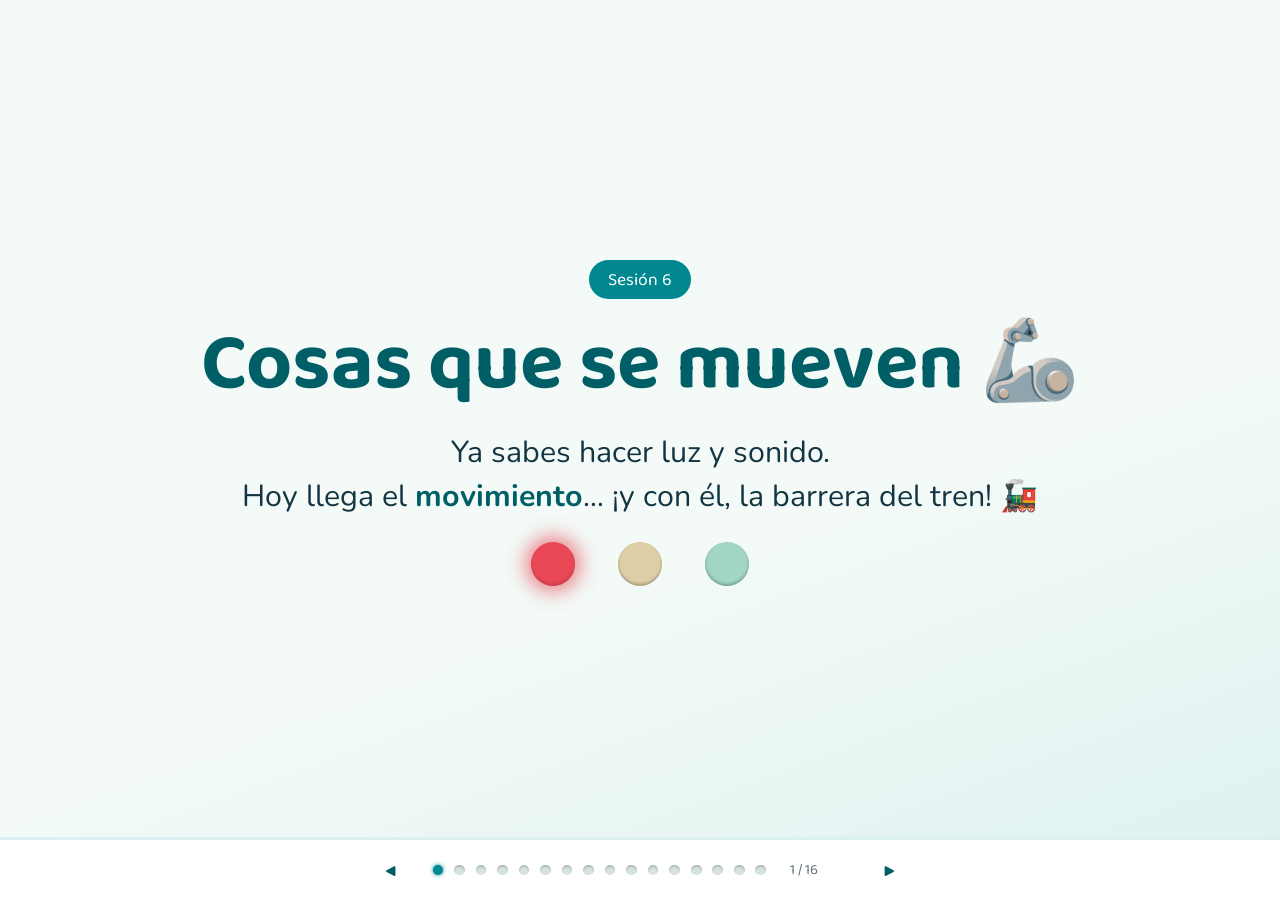
<file: slides/sesion-06.html>
<!DOCTYPE html>
<html lang="es">
<head>
<meta charset="utf-8">
<meta name="viewport" content="width=device-width, initial-scale=1">
<title>Sesión 6 · El servo: cosas que se mueven</title>
<link rel="preconnect" href="https://fonts.googleapis.com">
<link href="https://fonts.googleapis.com/css2?family=Baloo+2:wght@600;800&family=Nunito:wght@400;700;900&family=JetBrains+Mono:wght@400;700&display=swap" rel="stylesheet">
<link rel="stylesheet" href="assets/slides.css">
<style>
  .repaso .tarjeta { text-align: left; max-width: 22em; }
  .repaso ul { padding-left: 1.1em; display: grid; gap: .35em; }
  /* bloques sueltos con los colores de Bloquino */
  .bloque.operadores { background: #59C059; border-radius: 999px; }
  .bloque .valor.var { background: #FF8C1A; color: #fff; }
  .bloque.aqui { outline: 4px solid var(--ambar); outline-offset: 2px; }
  .bloque-grande { font-size: clamp(1rem, 3vh, 1.45rem); }
  .pila { display: flex; flex-direction: column; align-items: flex-start; gap: 3px; }
  /* lectura bloque por bloque del primer programa del servo */
  .lectura { display: flex; flex-direction: column; gap: .45em; text-align: left; max-width: 30em; font-size: clamp(.9rem, 2.3vh, 1.1rem); }
  .lectura p { padding: .2em .5em; border-left: 5px solid transparent; border-radius: 8px; }
  .lectura p.ojo { background: #FFF6E3; border-left-color: var(--ambar); }
  /* programas anchos (más de ~900 px): el popup se ensancha para que se lean */
  dialog.saber-mas:has(img.ancho) { max-width: 96vw; }
</style>
</head>
<body>

<!-- 1 · Portada -->
<section class="slide portada">
  <span class="sesion-num">Sesión 6</span>
  <h1>Cosas que se mueven 🦾</h1>
  <p class="grande">Ya sabes hacer luz y sonido.<br>Hoy llega el <strong>movimiento</strong>… ¡y con él, la barrera del tren! 🚂</p>
  <div class="semaforo-vivo" aria-hidden="true">
    <span class="led" id="pled-r" style="--c:var(--rojo)"></span>
    <span class="led" id="pled-a" style="--c:var(--ambar)"></span>
    <span class="led" id="pled-v" style="--c:var(--verde)"></span>
  </div>
</section>

<!-- 2 · Repaso -->
<section class="slide">
  <p class="eyebrow">Antes de partir</p>
  <h2>Lo que ya sabemos 🧠</h2>
  <div class="fila repaso">
    <div class="tarjeta">
      <h3>🎵 Sesión 5: el buzzer</h3>
      <ul>
        <li>El sonido es <strong>aire que tiembla</strong>; más rápido = más agudo 🐦</li>
        <li>El buzzer es un <strong>actuador</strong> de sonido</li>
        <li><strong>tocar nota</strong> lo hace sonar… y se calla solo</li>
        <li>Los segundos del bloque dicen cuánto dura cada nota ⏱️</li>
      </ul>
    </div>
    <div class="tarjeta">
      <h3>🧰 De antes, para hoy</h3>
      <ul>
        <li>Sensor + decisión + actuador: botón, <strong>si</strong>, LED (sesión 4)</li>
        <li>Variables: cajitas para guardar números (sesión 4)</li>
        <li><strong>encender</strong> / <strong>apagar</strong> y <strong>esperar</strong> (sesión 2)</li>
      </ul>
    </div>
  </div>
  <p class="grande">Luz ✅ y sonido ✅…<br>hoy llega el <strong>movimiento</strong> 🦾</p>
</section>

<!-- 3 · Motor vs servo -->
<section class="slide">
  <p class="eyebrow">Dos formas de moverse</p>
  <h2>Motor o servo: ¿cuál necesito? 🤔</h2>
  <div class="fila" style="gap:2em; align-items:flex-start">
    <div class="tarjeta">
      <h3>🌀 El motor común</h3>
      <svg viewBox="0 0 140 120" class="mini-motor" aria-label="Motor girando sin parar">
        <rect x="30" y="30" width="80" height="60" rx="10" fill="#546E7A"/>
        <g id="aspa">
          <line x1="70" y1="60" x2="70" y2="18" stroke="#37474F" stroke-width="7" stroke-linecap="round"/>
          <circle cx="70" cy="60" r="9" fill="#90A4AE"/>
        </g>
      </svg>
      <p>Gira y gira <strong>sin parar</strong>. No sabe dónde está ni dónde parar. Sirve para ruedas y ventiladores.</p>
      <button class="boton secundario" id="btn-motor">▶ Hacerlo girar</button>
    </div>
    <div class="tarjeta">
      <h3>🦾 El servo</h3>
      <svg viewBox="0 0 140 120" class="mini-motor" aria-label="Servo yendo a un ángulo">
        <rect x="35" y="45" width="70" height="55" rx="8" fill="#1565C0"/>
        <circle cx="70" cy="45" r="12" fill="#90A4AE"/>
        <g id="brazo-mini" style="transform-origin:70px 45px">
          <rect x="66" y="5" width="8" height="42" rx="4" fill="#ECEFF1" stroke="#90A4AE" stroke-width="2"/>
        </g>
      </svg>
      <p>Va <strong>al ángulo que le pidas</strong> y se queda ahí, firme. Sirve para barreras, brazos y timones.</p>
      <button class="boton" id="btn-servo-mini">▶ Mandarlo a un ángulo</button>
    </div>
  </div>
  <p class="grande">Hoy usamos el <strong>servo</strong>: es el que obedece órdenes exactas. 🎯</p>
</section>

<!-- 4 · El servo por dentro -->
<section class="slide">
  <p class="eyebrow">Abramos la cajita</p>
  <h2>El servo por dentro 🔎</h2>
  <div class="fila" style="align-items:center; gap:2em">
    <figure class="figura">
      <img src="../recursos/img/servo-sg90.jpg" alt="Servomotor SG90 con sus brazos de plástico">
      <figcaption>El SG90, el servo de tu kit <span class="credito">Foto: Suyash Dwivedi · CC BY-SA 4.0</span></figcaption>
    </figure>
    <div style="max-width:24em; text-align:left; display:flex; flex-direction:column; gap:.5em">
      <p class="grande">Adentro hay <strong>tres cosas</strong>:</p>
      <ul class="lista">
        <li>Un <strong>motor</strong> chiquitito, que gira rápido pero con poca fuerza.</li>
        <li>Unos <strong>engranajes</strong> que cambian esa velocidad por <strong>fuerza</strong>.<button class="sm" data-sm="engranajes">?</button></li>
        <li>Un <strong>espía</strong> que le avisa en qué ángulo está parado. 🕵️</li>
      </ul>
      <p class="nota">Gracias al espía, el servo se da cuenta si alguien le mueve el brazo… y vuelve solito a su posición.</p>
    </div>
  </div>
</section>

<!-- 5 · Los ángulos -->
<section class="slide">
  <p class="eyebrow">Pruébalo tú</p>
  <h2>Del 0 al 180: elige el ángulo 📐</h2>
  <div class="fila" style="align-items:center; gap:2em">
    <svg viewBox="0 0 300 200" class="servo-svg" aria-label="Servo que gira al ángulo elegido">
      <path d="M40 150 A 110 110 0 0 1 260 150" fill="none" stroke="#DCF0EF" stroke-width="14"/>
      <text x="34" y="172" class="rot">0°</text>
      <text x="140" y="30" class="rot">90°</text>
      <text x="252" y="172" class="rot">180°</text>
      <rect x="110" y="150" width="80" height="46" rx="8" fill="#1565C0"/>
      <text x="150" y="180" text-anchor="middle" font-size="13" fill="#BBDEFB" font-family="monospace">SG90</text>
      <g id="brazo" style="transform-origin:150px 150px">
        <rect x="145" y="58" width="10" height="94" rx="5" fill="#ECEFF1" stroke="#90A4AE" stroke-width="2"/>
        <circle cx="150" cy="62" r="7" fill="#CFD8DC" stroke="#90A4AE" stroke-width="2"/>
      </g>
      <circle cx="150" cy="150" r="14" fill="#90A4AE"/>
    </svg>
    <div style="display:flex; flex-direction:column; gap:.7em; align-items:center">
      <p class="nota">El bloque que lo ordena, de <strong>Movimiento</strong>:</p>
      <p class="bloque-grande"><span class="bloque movimiento">mover servo en pin <span class="valor">9</span> a <span class="valor" id="ang-txt">90</span> °</span></p>
      <input type="range" id="angulo" min="0" max="180" value="90" aria-label="Ángulo del servo">
      <div class="fila" style="gap:.4em">
        <button class="boton" data-ang="0">0°</button>
        <button class="boton" data-ang="90">90°</button>
        <button class="boton" data-ang="180">180°</button>
      </div>
    </div>
  </div>
  <p class="nota">El SG90 solo da media vuelta: de 0 a 180 grados. No puede dar vueltas completas.</p>
</section>

<!-- 6 · Tu primer programa con el servo -->
<section class="slide slide-concepto">
  <p class="eyebrow">Tu primer programa con el servo</p>
  <h2>¡Al 0… y ahora al 180! 🦾</h2>
  <div class="fila" style="align-items:center; gap:1.6em">
    <img class="bloques" src="../recursos/img/bloques/sesion-06/servo.png" alt="Bloques del servo: al iniciar; por siempre: mover servo en pin 9 a 0 grados, esperar 1 segundos, mover servo en pin 9 a 180 grados, esperar 1 segundos" style="max-height:52vh">
    <div class="lectura">
      <p><span class="bloque movimiento">mover servo en pin 9 a <span class="valor">0</span> °</span> ¡Al ángulo 0!</p>
      <p class="ojo"><span class="bloque">esperar <span class="valor">1</span> segundos</span> ¡Espera! Dale tiempo de llegar ⏳</p>
      <p><span class="bloque movimiento">mover servo en pin 9 a <span class="valor">180</span> °</span> ¡Ahora al 180!</p>
      <p class="ojo"><span class="bloque">esperar <span class="valor">1</span> segundos</span> Y tiempo de volver.</p>
      <button class="sm-grande" data-sm="sesion-06/servo" style="align-self:flex-start">👀 Ver el código</button>
    </div>
  </div>
  <p class="nota" style="max-width:40em">Por dentro, mover un servo es complicadísimo… pero alguien ya lo resolvió y lo regaló: una <strong>librería</strong><button class="sm" data-sm="libreria">?</button>. Proyecto: <code>sketches/sesion-06/servo/servo.bloquino</code></p>
</section>

<!-- 7 · Los tres cables -->
<section class="slide">
  <p class="eyebrow">¡Manos a la obra!</p>
  <h2>Los tres cables del servo 🔌</h2>
  <div class="tuto">
    <div class="proto-caja">
      <svg viewBox="0 0 620 300" id="conexion" aria-label="Servo conectado al Arduino con tres cables">
        <rect x="20" y="60" width="150" height="200" rx="12" fill="#00878F"/>
        <text x="95" y="90" text-anchor="middle" fill="#fff" font-family="monospace" font-size="15">ARDUINO</text>
        <rect x="32" y="110" width="126" height="26" rx="4" fill="#143642"/>
        <text x="95" y="128" text-anchor="middle" fill="#fff" font-family="monospace" font-size="13">5V</text>
        <rect x="32" y="160" width="126" height="26" rx="4" fill="#143642"/>
        <text x="95" y="178" text-anchor="middle" fill="#fff" font-family="monospace" font-size="13">GND</text>
        <rect x="32" y="210" width="126" height="26" rx="4" fill="#143642"/>
        <text x="95" y="228" text-anchor="middle" fill="#fff" font-family="monospace" font-size="13">pin 9</text>

        <rect x="430" y="110" width="120" height="90" rx="10" fill="#1565C0"/>
        <circle cx="490" cy="110" r="18" fill="#90A4AE"/>
        <rect x="484" y="55" width="12" height="56" rx="6" fill="#ECEFF1" stroke="#90A4AE" stroke-width="2"/>
        <text x="490" y="225" text-anchor="middle" font-size="14" fill="#5E7480" font-family="Nunito, sans-serif">servo SG90</text>

        <path class="cable-w" d="M164 123 C 280 123, 320 140, 428 140" stroke="#E84855"/>
        <path class="cable-w" d="M164 173 C 280 173, 320 160, 428 158" stroke="#6D4C41"/>
        <path class="cable-w" d="M164 223 C 300 223, 340 180, 428 176" stroke="#FB8C00"/>
        <text x="300" y="112" text-anchor="middle" font-size="13" fill="#E84855" font-family="Nunito, sans-serif">rojo → 5V</text>
        <text x="300" y="160" text-anchor="middle" font-size="13" fill="#6D4C41" font-family="Nunito, sans-serif">café → GND</text>
        <text x="300" y="248" text-anchor="middle" font-size="13" fill="#FB8C00" font-family="Nunito, sans-serif">naranjo → pin 9</text>
      </svg>
    </div>
    <aside class="tuto-panel">
      <p class="tuto-num">Regla de colores</p>
      <p class="tuto-texto">El servo no va a la protoboard: trae <strong>tres cables pegados</strong>.<br><br>
      🟤 <strong>Café</strong> (o negro): el suelo, GND.<br>
      🔴 <strong>Rojo</strong>: la energía, 5V.<button class="sm" data-sm="servo5v">?</button><br>
      🟠 <strong>Naranjo</strong> (o amarillo): las <strong>órdenes</strong>, a un pin.</p>
      <p class="nota">Si lo conectas al revés no se rompe, pero no se mueve. ¡Revisa los colores!</p>
    </aside>
  </div>
</section>

<!-- 8 · contar (concepto) -->
<section class="slide slide-concepto">
  <p class="eyebrow">Una idea nueva de programación</p>
  <h2>contar: repetir contando 🔁</h2>
  <p class="grande" style="max-width:36em">Para mover el servo pasito a pasito habría que poner <strong>181 bloques casi iguales</strong>. Mejor: decirle al cerebrito que <strong>repita él</strong>, contando. Ese bloque es <strong>contar</strong>, de <strong>Control</strong>.</p>
  <div class="tuto">
    <div style="display:flex; flex-direction:column; gap:.9em; align-items:center">
      <div class="pila bloque-grande">
        <span class="bloque">contar <span class="valor var">a</span> de <span class="valor">1</span> a <span class="valor">5</span></span>
        <span class="bloque serie" id="for-cuerpo" style="margin-left:1.5em">decir <span class="valor var">a</span></span>
      </div>
      <div class="fila" style="gap:.5em; justify-content:center">
        <span class="anat"><code>a</code><br>la cajita que cuenta</span>
        <span class="anat"><code>de 1</code><br>parte en 1</span>
        <span class="anat"><code>a 5</code><br>¿sigo? hasta el 5</span>
      </div>
    </div>
    <aside class="tuto-panel">
      <button class="boton" id="for-btn">▶ Ejecutar</button>
      <div class="serial" style="flex:none; width:100%; max-width:100%">
        <div class="serial-barra">🔍 Monitor serie</div>
        <div class="serial-lineas" id="for-serial" style="min-height:11em; max-height:11em"></div>
      </div>
    </aside>
  </div>
  <p class="nota">La <strong>a</strong> es una cajita como las de la sesión 4: parte en 1 y <strong>contar</strong> le suma uno en cada vuelta. Dos bloques… ¡y el cerebrito escribe cinco números! (En Bloquino se ven en el <strong>Monitor serie</strong>, bajo los bloques.)</p>
</section>

<!-- 9 · El barrido -->
<section class="slide">
  <p class="eyebrow">Práctica</p>
  <h2>El barrido: contar mientras se mueve 🔢</h2>
  <div class="tuto">
    <div style="display:flex; flex-direction:column; align-items:center; gap:.5em">
      <div class="bloques-caja" style="max-height:52vh">
        <img class="bloques" src="../recursos/img/bloques/sesion-06/barrido.png" alt="Bloques del barrido: al iniciar, mover servo en pin 9 a 0 grados y esperar 0.5 segundos; por siempre: contar ángulo de 0 a 180, mover servo a ángulo y esperar 0.015 segundos; contar ángulo de 0 a 180, mover servo a 180 menos ángulo y esperar 0.015 segundos">
      </div>
      <p class="nota">Proyecto: <code>sketches/sesion-06/barrido/barrido.bloquino</code> · <button class="sm-grande" data-sm="sesion-06/barrido">👀 Ver el código</button></p>
    </div>
    <aside class="tuto-panel">
      <p class="tuto-num">Dos «contar»: ida y vuelta</p>
      <p class="tuto-texto">«Cuenta de 0 a 180 y manda el servo a cada número». El segundo <strong>contar</strong> manda a <strong>180 − ángulo</strong>: ¡la vuelta!</p>
      <p class="grande">ángulo = <strong id="contador">0</strong> · servo en <strong id="pos">0</strong>°</p>
      <svg viewBox="0 0 200 120" class="servo-mini" aria-label="Servo barriendo">
        <rect x="70" y="80" width="60" height="34" rx="6" fill="#1565C0"/>
        <g id="brazo-barrido" style="transform-origin:100px 80px">
          <rect x="96" y="18" width="8" height="64" rx="4" fill="#ECEFF1" stroke="#90A4AE" stroke-width="2"/>
        </g>
        <circle cx="100" cy="80" r="10" fill="#90A4AE"/>
      </svg>
      <button class="boton" id="btn-barrido">▶ Empezar el barrido</button>
    </aside>
  </div>
</section>

<!-- 10 · La perilla mágica -->
<section class="slide">
  <p class="eyebrow">Un sensor nuevo</p>
  <h2>La perilla mágica 🎛️</h2>
  <div class="fila" style="align-items:center; gap:2.5em">
    <div style="display:flex; flex-direction:column; align-items:center; gap:.4em">
      <svg viewBox="0 0 160 160" class="perilla-svg" aria-label="Potenciómetro que se puede girar">
        <circle cx="80" cy="80" r="58" fill="#ECEFF1" stroke="#90A4AE" stroke-width="5"/>
        <g id="perilla" style="transform-origin:80px 80px">
          <rect x="75" y="26" width="10" height="34" rx="5" fill="#37474F"/>
        </g>
        <circle cx="80" cy="80" r="14" fill="#607D8B"/>
      </svg>
      <input type="range" id="pot" min="0" max="100" value="50" aria-label="Giro de la perilla">
      <span class="nota">gírala</span>
    </div>
    <div style="display:flex; flex-direction:column; gap:.6em; max-width:24em">
      <p class="nota">Lo que lee el bloque, de <strong>Sensores</strong>:</p>
      <p class="bloque-grande"><span class="bloque sensores">perilla en pin <span class="valor">A0</span></span> = <strong id="pot-val">50</strong></p>
      <p class="grande">El botón solo sabía decir <strong>sí</strong> o <strong>no</strong>. La perilla dice <strong>cuánto</strong>: del <strong>0</strong> al <strong>100</strong>.</p>
      <p class="nota">Eso es una entrada <strong>analógica</strong><button class="sm" data-sm="analogico">?</button>: no es un interruptor, es un dimmer.</p>
    </div>
  </div>
  <p class="nota">¿Te acuerdas del <strong>espía</strong> que el servo lleva adentro para saber su ángulo? ¡Es justamente una de estas perillas! 🕵️</p>
</section>

<!-- 11 · asignar -->
<section class="slide slide-concepto">
  <p class="eyebrow">El traductor de números</p>
  <h2>asignar: del 0-100 al 0-180 🔀</h2>
  <div class="mapa">
    <div class="barra-caja">
      <span class="barra-etiq">la perilla dice</span>
      <div class="barra"><div class="marca" id="marca-pot"></div></div>
      <span class="barra-num">0 … <strong id="map-in">50</strong> … 100</span>
    </div>
    <div style="font-size:2em">⬇️</div>
    <div class="barra-caja">
      <span class="barra-etiq">el servo entiende</span>
      <div class="barra"><div class="marca" id="marca-ang"></div></div>
      <span class="barra-num">0° … <strong id="map-out">90</strong>° … 180°</span>
    </div>
  </div>
  <input type="range" id="pot2" min="0" max="100" value="50" aria-label="Giro de la perilla">
  <p style="font-size:clamp(.85rem, 2.4vh, 1.1rem)"><span class="bloque movimiento">mover servo en pin <span class="valor">9</span> a <span class="bloque operadores">asignar <span class="bloque sensores">perilla en pin <span class="valor">A0</span></span> del rango <span class="valor">0</span> - <span class="valor">100</span> al rango <span class="valor">0</span> - <span class="valor">180</span></span> °</span></p>
  <p class="nota">El bloque verde <strong>asignar</strong>, de <strong>Operadores</strong>, traduce: lo que dice la perilla (0-100) pasa a grados (0-180).</p>
</section>

<!-- 12 · ¡Manos a la obra!: la perilla mueve el servo -->
<section class="slide">
  <p class="eyebrow">¡Manos a la obra!</p>
  <h2>Tú mandas: la perilla mueve el servo 🎛️</h2>
  <div class="fila" style="align-items:center; gap:2em">
    <div style="display:flex; flex-direction:column; align-items:center; gap:.4em">
      <div style="display:flex; align-items:center; gap:1em">
        <svg viewBox="0 0 160 160" class="perilla-svg" style="width:min(40vw,130px)" aria-label="Perilla que se puede girar">
          <circle cx="80" cy="80" r="58" fill="#ECEFF1" stroke="#90A4AE" stroke-width="5"/>
          <g id="perilla-sim" style="transform-origin:80px 80px">
            <rect x="75" y="26" width="10" height="34" rx="5" fill="#37474F"/>
          </g>
          <circle cx="80" cy="80" r="14" fill="#607D8B"/>
        </svg>
        <span style="font-size:1.8em">➡️</span>
        <svg viewBox="0 0 200 120" class="servo-mini" aria-label="Servo obedeciendo a la perilla">
          <rect x="70" y="80" width="60" height="34" rx="6" fill="#1565C0"/>
          <g id="brazo-perilla" style="transform-origin:100px 80px">
            <rect x="96" y="18" width="8" height="64" rx="4" fill="#ECEFF1" stroke="#90A4AE" stroke-width="2"/>
          </g>
          <circle cx="100" cy="80" r="10" fill="#90A4AE"/>
        </svg>
      </div>
      <input type="range" id="pot3" min="0" max="100" value="50" aria-label="Giro de la perilla">
      <p class="nota">perilla = <strong id="sim-val">50</strong> → servo en <strong id="sim-ang">90</strong>°</p>
    </div>
    <div style="display:flex; flex-direction:column; gap:.5em; max-width:26em">
      <div class="check" tabindex="0"><span class="caja"></span><span class="txt">Armar el circuito: la perilla en la protoboard, el servo aparte <button class="sm" data-sm="perilla-circuito">?</button></span></div>
      <div class="check" tabindex="0"><span class="caja"></span><span class="txt">Armar los bloques de la perilla y cargarlos a la placa <button class="sm" data-sm="perilla-codigo">?</button></span></div>
      <div class="check" tabindex="0"><span class="caja"></span><span class="txt">Probar: girar despacio y rápido — el brazo copia tu mano</span></div>
      <p class="nota">Acabas de armar un <strong>control con perilla</strong>, como el volumen de una radio… ¡pero que mueve cosas! 🕹️</p>
    </div>
  </div>
</section>

<!-- 13 · Proyecto: la barrera -->
<section class="slide">
  <p class="eyebrow">⭐ Proyecto de la sesión</p>
  <h2>La barrera del paso a nivel 🚂</h2>
  <div class="fila" style="align-items:center; gap:2em">
    <div style="display:flex; flex-direction:column; gap:.5em; align-items:center">
      <svg viewBox="0 0 320 200" class="barrera-svg" aria-label="Barrera que sube y baja">
        <rect x="0" y="160" width="320" height="40" fill="#C8B79A"/>
        <rect x="40" y="70" width="18" height="95" rx="4" fill="#546E7A"/>
        <g id="barrera" style="transform-origin:49px 78px">
          <rect x="49" y="70" width="230" height="16" rx="6" fill="#fff" stroke="#B03744" stroke-width="3"/>
          <rect x="79" y="70" width="34" height="16" fill="#E84855"/>
          <rect x="147" y="70" width="34" height="16" fill="#E84855"/>
          <rect x="215" y="70" width="34" height="16" fill="#E84855"/>
        </g>
        <circle cx="49" cy="78" r="9" fill="#37474F"/>
        <circle cx="250" cy="130" r="12" id="luz-barrera" fill="#7a3a3a"/>
      </svg>
      <button class="boton" id="btn-barrera">🔘 Apretar el botón</button>
    </div>
    <div style="display:flex; flex-direction:column; gap:.5em; max-width:26em">
      <div class="check" tabindex="0"><span class="caja"></span><span class="txt">Armar el circuito: botón, luz y el servo aparte <button class="sm" data-sm="p-circuito">?</button></span></div>
      <div class="check" tabindex="0"><span class="caja"></span><span class="txt">Armar los bloques de la barrera y cargarlos a la placa <button class="sm" data-sm="p-codigo">?</button></span></div>
      <div class="check" tabindex="0"><span class="caja"></span><span class="txt">Probar: apretar → baja y parpadea; soltar → sube</span></div>
      <p class="nota">Es el corazón del proyecto final de la sesión 10. ¡Hoy ya lo tienes funcionando!</p>
    </div>
  </div>
</section>

<!-- 14 · Reto -->
<section class="slide">
  <div class="reto">
    <p class="eyebrow">⭐ Reto de la sesión</p>
    <h2>El brazo que saluda 👋</h2>
    <p class="grande">Con un palito de helado pegado al brazo del servo, haz que salude: rápido, lento, o solo cuando aprietas el botón.</p>
    <ul class="lista">
      <li>Nivel 1: que salude sin parar 👋</li>
      <li>Nivel 2: que la <strong>perilla</strong> controle qué tan rápido saluda</li>
      <li>Nivel experto: un <strong>medidor</strong> — que la aguja marque cuánto giraste la perilla 📊</li>
    </ul>
  </div>
  <button class="sm-grande" data-sm="reto-sol">🔓 ¿Te trabaste? La solución (¡después de intentarlo!)</button>
  <p class="nota">Cuidado: nunca fuerces el brazo del servo con la mano. Los engranajes son de plástico y se saltan. 🦷</p>
</section>

<!-- 15 · Quiz -->
<section class="slide">
  <p class="eyebrow">Duelo de cerebritos</p>
  <h2>¿Cuánto aprendiste? Toca para voltear</h2>
  <div class="fila">
    <div class="quiz" tabindex="0"><div class="quiz-caras">
      <div class="quiz-cara quiz-frente">¿En qué se diferencia un servo de un motor común?</div>
      <div class="quiz-cara quiz-atras">El servo va a un ángulo exacto y se queda ahí 🎯</div>
    </div></div>
    <div class="quiz" tabindex="0"><div class="quiz-caras">
      <div class="quiz-cara quiz-frente">¿Por qué va un «esperar» después de «mover servo»?</div>
      <div class="quiz-cara quiz-atras">Para darle tiempo de llegar al ángulo ⏳</div>
    </div></div>
    <div class="quiz" tabindex="0"><div class="quiz-caras">
      <div class="quiz-cara quiz-frente">¿Qué números da el bloque «perilla en pin A0»?</div>
      <div class="quiz-cara quiz-atras">Del 0 al 100 🎚️</div>
    </div></div>
    <div class="quiz" tabindex="0"><div class="quiz-caras">
      <div class="quiz-cara quiz-frente">¿Para qué sirve el bloque «asignar … del rango … al rango …»?</div>
      <div class="quiz-cara quiz-atras">Para traducir de un rango de números a otro 🔀</div>
    </div></div>
    <div class="quiz" tabindex="0"><div class="quiz-caras">
      <div class="quiz-cara quiz-frente">El cable naranjo del servo lleva…</div>
      <div class="quiz-cara quiz-atras">Las órdenes: va a un pin del Arduino 🟠</div>
    </div></div>
  </div>
</section>

<!-- 16 · Cierre -->
<section class="slide portada">
  <p class="eyebrow">Lo lograste</p>
  <h1>¡Tu Arduino se mueve! 🎉</h1>
  <p class="grande">Hoy aprendiste ángulos, a repetir contando y la perilla mágica…<br>y armaste la <strong>barrera</strong> del proyecto final.</p>
  <div class="tarjeta" style="max-width:24em">
    <h3>Próxima sesión 🦇</h3>
    <p>El <strong>murciélago</strong>: un sensor que mide distancias con ecos. ¡Y el sensor de retroceso para la bici!</p>
  </div>
  <div class="semaforo-vivo" aria-hidden="true">
    <span class="led on" style="--c:var(--verde)"></span>
  </div>
</section>

<style>
  .mini-motor { width: 100%; max-width: 9em; }
  #aspa { transform-origin: 70px 60px; }
  #aspa.girando { animation: vuelta .45s linear infinite; }
  @keyframes vuelta { to { transform: rotate(360deg); } }
  #brazo-mini { transition: transform .7s cubic-bezier(.2,.9,.3,1.2); }

  .servo-svg { width: min(72vw, 300px); }
  .servo-mini { width: min(60vw, 190px); }
  .rot { font-family: var(--f-cuerpo); font-size: 15px; fill: var(--gris); }
  #brazo, #brazo-barrido { transition: transform .25s ease-out; }

  .perilla-svg { width: min(50vw, 160px); }
  #perilla { transition: transform .1s; }

  /* ---------- map ---------- */
  .mapa { display: flex; flex-direction: column; align-items: center; gap: .3em; }
  .barra-caja { display: flex; flex-direction: column; align-items: center; gap: .2em; }
  .barra-etiq { font-size: .8rem; color: var(--gris); }
  .barra {
    position: relative; width: min(80vw, 460px); height: 1.5em;
    border-radius: 999px; background: linear-gradient(90deg, var(--teal-suave), var(--teal));
    border: 3px solid var(--teal-osc);
  }
  .marca {
    position: absolute; top: -6px; width: 1.5em; height: calc(100% + 12px);
    border-radius: 8px; background: var(--ambar); border: 3px solid #B37D00;
    transform: translateX(-50%); transition: left .1s;
  }
  .barra-num { font-family: var(--f-codigo); font-size: .85rem; color: var(--gris); }
  .barra-num strong { color: var(--teal-osc); font-size: 1.15em; }

  /* ---------- barrera ---------- */
  .barrera-svg { width: min(80vw, 330px); }
  #barrera { transition: transform 1.6s ease-in-out; }
  #luz-barrera { transition: fill .1s; }

  .proto-caja { flex: 1 1 30em; max-width: min(92vw, 40em); }
  .proto-caja svg { width: 100%; }
  .cable-w { fill: none; stroke-width: 7; stroke-linecap: round; }
</style>

<script src="assets/slides.js"></script>
<script src="assets/codigo.js"></script>
<script>
  const pleds = ["pled-r", "pled-a", "pled-v"].map(id => document.getElementById(id));
  let pi = 0;
  setInterval(() => {
    pleds.forEach((l, i) => l.classList.toggle("on", i === pi));
    pi = (pi + 1) % 3;
  }, 700);

  /* ---- 2 · motor vs servo ---- */
  document.getElementById("btn-motor").addEventListener("click", () => {
    const a = document.getElementById("aspa");
    a.classList.add("girando");
    setTimeout(() => a.classList.remove("girando"), 3000);
  });
  (function () {
    const b = document.getElementById("brazo-mini");
    const angulos = [0, 90, 180, 90];
    let k = 0;
    document.getElementById("btn-servo-mini").addEventListener("click", () => {
      k = (k + 1) % angulos.length;
      b.style.transform = "rotate(" + (angulos[k] - 90) + "deg)";
    });
  })();

  /* ---- 4 · el ángulo ---- */
  (function () {
    const brazo = document.getElementById("brazo");
    const txt = document.getElementById("ang-txt");
    const slider = document.getElementById("angulo");
    function poner(a) {
      slider.value = a;
      txt.textContent = a;
      brazo.style.transform = "rotate(" + (a - 90) + "deg)";
    }
    slider.addEventListener("input", e => poner(+e.target.value));
    document.querySelectorAll("[data-ang]").forEach(b =>
      b.addEventListener("click", () => poner(+b.dataset.ang)));
    poner(90);
  })();

  /* ---- 7 · contar ---- */
  (function () {
    const btn = document.getElementById("for-btn");
    const ser = document.getElementById("for-serial");
    const cuerpo = document.getElementById("for-cuerpo");
    let corriendo = false;
    btn.addEventListener("click", () => {
      if (corriendo) return;
      corriendo = true;
      ser.innerHTML = "";
      let k = 1;
      const t = setInterval(() => {
        cuerpo.classList.add("aqui");
        setTimeout(() => cuerpo.classList.remove("aqui"), 250);
        const p = document.createElement("p");
        p.textContent = k;
        ser.appendChild(p);
        k++;
        if (k > 5) {
          clearInterval(t);
          corriendo = false;
          btn.textContent = "▶ Ejecutar de nuevo";
        }
      }, 500);
    });
  })();

  /* ---- 8 · el barrido ---- */
  (function () {
    const brazo = document.getElementById("brazo-barrido");
    const cont = document.getElementById("contador");
    const boton = document.getElementById("btn-barrido");
    let t = null, a = 0, subiendo = true;
    boton.addEventListener("click", () => {
      if (t) { clearInterval(t); t = null; boton.textContent = "▶ Empezar el barrido"; return; }
      boton.textContent = "⏸ Detener";
      t = setInterval(() => {
        a += subiendo ? 4 : -4;
        if (a >= 180) { a = 180; subiendo = false; }
        if (a <= 0) { a = 0; subiendo = true; }
        cont.textContent = subiendo ? a : 180 - a;   // los dos «contar» suben
        document.getElementById("pos").textContent = a;
        brazo.style.transform = "rotate(" + (a - 90) + "deg)";
      }, 60);
    });
  })();

  /* ---- 9 y 10 · la perilla y el map ---- */
  (function () {
    const girar = (el, v) => el.style.transform = "rotate(" + (v / 100 * 270 - 135) + "deg)";
    const pot = document.getElementById("pot");
    pot.addEventListener("input", e => {
      const v = +e.target.value;
      girar(document.getElementById("perilla"), v);
      document.getElementById("pot-val").textContent = v;
    });
    girar(document.getElementById("perilla"), 50);

    const pot2 = document.getElementById("pot2");
    function mapear(v) {
      const ang = Math.round(v / 100 * 180);
      document.getElementById("map-in").textContent = v;
      document.getElementById("map-out").textContent = ang;
      document.getElementById("marca-pot").style.left = v + "%";
      document.getElementById("marca-ang").style.left = (ang / 180 * 100) + "%";
    }
    pot2.addEventListener("input", e => mapear(+e.target.value));
    mapear(50);
  })();

  /* ---- 11 · la perilla mueve el servo ---- */
  (function () {
    const pot3 = document.getElementById("pot3");
    function poner(v) {
      const ang = Math.round(v / 100 * 180);
      document.getElementById("perilla-sim").style.transform = "rotate(" + (v / 100 * 270 - 135) + "deg)";
      document.getElementById("brazo-perilla").style.transform = "rotate(" + (ang - 90) + "deg)";
      document.getElementById("sim-val").textContent = v;
      document.getElementById("sim-ang").textContent = ang;
    }
    pot3.addEventListener("input", e => poner(+e.target.value));
    poner(512);
  })();

  /* ---- 12 · la barrera ---- */
  (function () {
    const barrera = document.getElementById("barrera");
    const luz = document.getElementById("luz-barrera");
    const boton = document.getElementById("btn-barrera");
    let abajo = false, parpadeo = null;
    boton.addEventListener("click", () => {
      abajo = !abajo;
      barrera.style.transform = abajo ? "rotate(0deg)" : "rotate(-78deg)";
      boton.textContent = abajo ? "🔘 Soltar el botón" : "🔘 Apretar el botón";
      clearInterval(parpadeo);
      if (abajo) {
        let on = false;
        parpadeo = setInterval(() => {
          on = !on;
          luz.setAttribute("fill", on ? "#E84855" : "#7a3a3a");
        }, 450);
      } else luz.setAttribute("fill", "#7a3a3a");
    });
    barrera.style.transform = "rotate(-78deg)";
  })();

  document.querySelectorAll(".quiz").forEach(q => {
    const voltear = () => q.classList.toggle("volteada");
    q.addEventListener("click", voltear);
    q.addEventListener("keydown", e => { if (e.key === "Enter" || e.key === " ") { voltear(); e.preventDefault(); } });
  });

  saberMas({
    "reto-sol": {
      t: "Las soluciones: el brazo que saluda 👋",
      d: "<p class='aviso'>🔒 <strong>Recuerda hacer el desafío primero.</strong> Pelear un rato con el problema es donde más se aprende: esto es para comparar tu solución… o para destrabarte si llevas mucho rato. 💪</p><p>Servo en el pin 9, como siempre. Un saludo es un barrido corto: de 60 a 120 grados y de vuelta (con <strong>180 − ángulo</strong>, como en el barrido).</p><p><strong>👋 Nivel 1: saluda sin parar</strong></p><img class='bloques' src='../recursos/img/bloques/sesion-06/saludo.png' alt='Bloques del saludo: al iniciar, fijar velocidad en 0.01; por siempre: contar ángulo de 60 a 120, mover servo a ángulo y esperar velocidad segundos; contar ángulo de 60 a 120, mover servo a 180 menos ángulo y esperar velocidad segundos'><p>La cajita <strong>velocidad</strong> es la pausa entre grado y grado, en segundos: 0.005 = frenético, 0.03 = tranquilo.</p><p class='nota'>Proyecto: <code>sketches/sesion-06/saludo/saludo.bloquino</code></p><button class='sm-grande' data-sm='sesion-06/saludo'>👀 Ver el código</button><p>¿Solo cuando aprietas el botón? Botón entre el pin 12 y GND (sin resistencia) y los dos <strong>contar</strong> adentro de un <strong>si</strong> <span class='bloque sensores'>¿botón en pin 12 presionado?</span>:</p><img class='bloques' src='../recursos/img/bloques/sesion-06/saludo_boton.png' alt='Bloques del saludo con botón: igual que el saludo, pero los dos contar van adentro de si botón en pin 12 presionado'><p class='nota'>Proyecto: <code>sketches/sesion-06/saludo_boton/saludo_boton.bloquino</code></p><button class='sm-grande' data-sm='sesion-06/saludo_boton'>👀 Ver el código</button><p><strong>🎚️ Nivel 2: la perilla manda la velocidad.</strong> Perilla en A0. Lo que cambia: en cada vuelta, <strong>fijar velocidad</strong> usa <strong>asignar</strong> para traducir la perilla (0-100) a una pausa de 2 a 40 milésimas, y <strong>÷ 1000</strong> la pasa a segundos.</p><img class='bloques ancho' src='../recursos/img/bloques/sesion-06/saludo_perilla.png' alt='Bloques del saludo con perilla: al iniciar; por siempre: fijar velocidad en asignar perilla en pin A0 del rango 0-100 al rango 2-40, dividido por 1000; y los dos contar del saludo'><p class='nota'>Proyecto: <code>sketches/sesion-06/saludo_perilla/saludo_perilla.bloquino</code></p><button class='sm-grande' data-sm='sesion-06/saludo_perilla'>👀 Ver el código</button><p><strong>📊 Nivel experto: el medidor</strong> es la perilla mágica de la práctica (<code>sketches/sesion-06/perilla/perilla.bloquino</code>) con una aguja de papel pegada al brazo y una escala dibujada detrás, de 0 a 180.</p>"
    },
    engranajes: {
      t: "Los engranajes: cambiar velocidad por fuerza ⚙️",
      d: "<p>El motorcito de adentro gira <strong>rapidísimo pero es débil</strong>: no podría ni levantar un palito.</p><p>Los engranajes hacen un trato: <strong>«gira muchas vueltas tú, para que yo dé una sola… pero con mucha más fuerza»</strong>. Es el mismo truco de los cambios de la bicicleta: en subida pedaleas más rápido, pero te cuesta menos. 🚲</p>"
    },
    libreria: {
      t: "¿Qué es una librería?",
      d: "<p>Es un <strong>paquete de código que alguien ya escribió</strong> y dejó disponible para todos — como la de las canciones del buzzer en la sesión 5. 🎁</p><p>Para mover un servo hay que mandarle pulsos eléctricos muy precisos, ¡cincuenta veces por segundo! La librería <strong>Servo</strong> hace todo eso, y Bloquino la usa solita cada vez que pones <span class='bloque movimiento'>mover servo en pin <span class='valor'>9</span> a <span class='valor'>90</span> °</span>. Tú no instalas nada: es como usar el microondas sin saber construir uno. 🍿</p><p>¿Quieres verla? Aprieta «Ver el código» de cualquier programa de hoy: la primera línea, <code>#include &lt;Servo.h&gt;</code>, es la que pide esa caja de herramientas.</p><p>Hay librerías para casi todo: pantallas, sensores, tarjetas de memoria… y casi todas son <strong>gratis</strong>, igual que el propio Arduino.</p>"
    },
    "p-circuito": {
      t: "Así se arma la barrera 🔧",
      d: "<p>La protoboard va <strong>como en el timbre de la sesión 5</strong>: el botón entre el pin 12 y GND (sin resistencia: usa la escondida del Arduino) y la luz de la barrera al pin 13 (con su 220 Ω). Esta vez el botón va en el 12 y no en el 2: en Bloquino el cable del servo llega al pin 9 por la derecha de la placa, y con el botón en el 2 se cruzarían.</p>"
        + circuitoBotonLedSVG("el botón", "la luz de la barrera", "pin 12")
        + "<p>Y el servo aparte, con sus tres cables de siempre — él no necesita protoboard:</p><svg viewBox='0 0 620 300' style='width:100%; max-width:26em; display:block; margin:0 auto' aria-label='Servo conectado al Arduino con tres cables'><rect x='20' y='60' width='150' height='200' rx='12' fill='#00878F'/><text x='95' y='90' text-anchor='middle' fill='#fff' font-family='monospace' font-size='15'>ARDUINO</text><rect x='32' y='110' width='126' height='26' rx='4' fill='#143642'/><text x='95' y='128' text-anchor='middle' fill='#fff' font-family='monospace' font-size='13'>5V</text><rect x='32' y='160' width='126' height='26' rx='4' fill='#143642'/><text x='95' y='178' text-anchor='middle' fill='#fff' font-family='monospace' font-size='13'>GND</text><rect x='32' y='210' width='126' height='26' rx='4' fill='#143642'/><text x='95' y='228' text-anchor='middle' fill='#fff' font-family='monospace' font-size='13'>pin 9</text><rect x='430' y='110' width='120' height='90' rx='10' fill='#1565C0'/><circle cx='490' cy='110' r='18' fill='#90A4AE'/><rect x='484' y='55' width='12' height='56' rx='6' fill='#ECEFF1' stroke='#90A4AE' stroke-width='2'/><text x='490' y='225' text-anchor='middle' font-size='14' fill='#5E7480' font-family='Nunito, sans-serif'>servo SG90</text><path class='cable-w' d='M164 123 C 280 123, 320 140, 428 140' stroke='#E84855'/><path class='cable-w' d='M164 173 C 280 173, 320 160, 428 158' stroke='#6D4C41'/><path class='cable-w' d='M164 223 C 300 223, 340 180, 428 176' stroke='#FB8C00'/><text x='300' y='112' text-anchor='middle' font-size='13' fill='#E84855' font-family='Nunito, sans-serif'>rojo → 5V</text><text x='300' y='160' text-anchor='middle' font-size='13' fill='#6D4C41' font-family='Nunito, sans-serif'>café → GND</text><text x='300' y='248' text-anchor='middle' font-size='13' fill='#FB8C00' font-family='Nunito, sans-serif'>naranjo → pin 9</text></svg><p class='nota'>Truco: si los pines 5V y GND del Arduino ya están ocupados, el rojo y el café del servo pueden salir de los rieles + y − de la protoboard. 😉</p>"
    },
    "p-codigo": {
      t: "El programa completo 📋",
      d: "<img class='bloques' src='../recursos/img/bloques/sesion-06/barrera.png' alt='Bloques de la barrera: al iniciar, mover servo en pin 9 a 90 grados y esperar 0.5 segundos; por siempre: si botón en pin 12 presionado, mover servo a 0, encender LED en pin 13, esperar 0.3, apagar LED, esperar 0.3; si no, mover servo a 90, esperar 0.3 y apagar LED en pin 13'><p>Al partir, la barrera sube (90°) y espera a llegar. Después, para siempre: si aprietan el botón, baja (0°) y la luz parpadea; si no, sube y la luz se apaga.</p><p>Junta todo lo de hoy y de antes: el <strong>si … si no</strong> de la sesión 4, el servo y los <strong>esperar</strong> que le dan su tiempo para llegar. Pruébalo con <strong>Iniciar simulación</strong> (haz clic en el botón de la pantalla) y después <strong>Cargar a la placa</strong>.</p><p class='nota'>Proyecto: <code>sketches/sesion-06/barrera/barrera.bloquino</code> (en Bloquino se abre con <strong>Abrir</strong>).</p><button class='sm-grande' data-sm='sesion-06/barrera'>👀 Ver el código</button>"
    },
    servo5v: {
      t: "¿No es mucho pedirle energía al Arduino? 🔋",
      d: "<p>Buena pregunta: el servo come mucha más energía que un LED. Quieto casi no pide nada, moviéndose usa unos <strong>100-250 mA</strong>… y si alguien le sujeta el brazo, ¡hasta <strong>650 mA</strong>!</p><p>El Arduino viene preparado: por USB tiene un <strong>fusible de 500 mA</strong> que se corta solo si le piden demasiado — y se recupera solito, como un guardián que cierra la puerta y la vuelve a abrir. Lo peor que puede pasar si el servo se atasca es que el Arduino <strong>se reinicie</strong>: nada se quema.</p><p>Por eso <strong>un</strong> servo chico puede ir directo a los 5V. Para dos o más servos, o motores grandes, se les da su propia fuente (un portapilas), juntando los GND.</p><p>¿Y el cable naranjo? Tranquilo: por él viajan solo las <strong>órdenes</strong>, casi sin corriente. El trabajo pesado va por el rojo.</p>"
    },
    analogico: {
      t: "Digital y analógico",
      d: "<p><strong>Digital</strong> es de dos estados: prendido o apagado, como el interruptor de la luz. Es lo que leía el botón: presionado o no.</p><p><strong>Analógico</strong> es todo lo del medio: como el dimmer que sube y baja la luz de a poquito, o el volumen de la radio. Por dentro, el Arduino lo mide con un número del <strong>0 al 1023</strong>; el bloque <strong>perilla</strong> lo convierte a uno del <strong>0 al 100</strong>, como un porcentaje.</p><p>Los pines que pueden hacer esto son los que empiezan con <strong>A</strong>: A0, A1, A2… 🎚️</p>"
    },
    "perilla-circuito": {
      t: "Así se conecta la perilla 🎛️",
      d: "<p>La perilla tiene <strong>tres patitas</strong> y se para en la protoboard: las de las orillas a <strong>5V</strong> y <strong>GND</strong>, y la del medio — la que dice cuánto giraste — al pin <strong>A0</strong>.</p>"
        + "<svg viewBox='0 0 640 400' style='width:100%' aria-label='Perilla en la protoboard conectada al Arduino'>"
        + arduinoSVG({ x: 6, y: 70, pads: ["A0", "5V", "GND"] }).svg
        + protoboardSVG({ x: 150, y: 30 })
        + "<text x='386' y='22' text-anchor='middle' font-size='13' fill='#5E7480' font-family='Nunito, sans-serif' font-weight='700'>la perilla (potenciómetro)</text>"
        + "<line x1='360' y1='134' x2='360' y2='104' stroke='#9aa7ad' stroke-width='4'/>"
        + "<line x1='386' y1='134' x2='386' y2='104' stroke='#9aa7ad' stroke-width='4'/>"
        + "<line x1='412' y1='134' x2='412' y2='104' stroke='#9aa7ad' stroke-width='4'/>"
        + "<rect x='344' y='40' width='84' height='66' rx='8' fill='#1565C0'/>"
        + "<circle cx='386' cy='66' r='21' fill='#ECEFF1' stroke='#90A4AE' stroke-width='3'/>"
        + "<rect x='383' y='47' width='6' height='15' rx='3' fill='#37474F'/>"
        + "<text x='360' y='101' text-anchor='middle' font-size='10' fill='#fff' font-family='monospace'>5V</text>"
        + "<text x='386' y='101' text-anchor='middle' font-size='10' fill='#fff' font-family='monospace'>A0</text>"
        + "<text x='412' y='101' text-anchor='middle' font-size='10' fill='#fff' font-family='monospace'>GND</text>"
        + "<path d='M128 122 C 240 124, 330 142, 386 150' fill='none' stroke='#4C7CFF' stroke-width='6' stroke-linecap='round'/>"
        + "<path d='M128 170 C 220 172, 310 170, 360 166' fill='none' stroke='#E84855' stroke-width='6' stroke-linecap='round'/>"
        + "<path d='M128 218 C 150 280, 162 312, 175 326' fill='none' stroke='#37474F' stroke-width='6' stroke-linecap='round'/>"
        + "<path d='M412 182 C 560 205, 620 290, 568 326' fill='none' stroke='#37474F' stroke-width='6' stroke-linecap='round'/>"
        + "</svg>"
        + "<p>Y el servo aparte, con sus tres cables de siempre — él no necesita protoboard:</p><svg viewBox='0 0 620 300' style='width:100%; max-width:26em; display:block; margin:0 auto' aria-label='Servo conectado al Arduino con tres cables'><rect x='20' y='60' width='150' height='200' rx='12' fill='#00878F'/><text x='95' y='90' text-anchor='middle' fill='#fff' font-family='monospace' font-size='15'>ARDUINO</text><rect x='32' y='110' width='126' height='26' rx='4' fill='#143642'/><text x='95' y='128' text-anchor='middle' fill='#fff' font-family='monospace' font-size='13'>5V</text><rect x='32' y='160' width='126' height='26' rx='4' fill='#143642'/><text x='95' y='178' text-anchor='middle' fill='#fff' font-family='monospace' font-size='13'>GND</text><rect x='32' y='210' width='126' height='26' rx='4' fill='#143642'/><text x='95' y='228' text-anchor='middle' fill='#fff' font-family='monospace' font-size='13'>pin 9</text><rect x='430' y='110' width='120' height='90' rx='10' fill='#1565C0'/><circle cx='490' cy='110' r='18' fill='#90A4AE'/><rect x='484' y='55' width='12' height='56' rx='6' fill='#ECEFF1' stroke='#90A4AE' stroke-width='2'/><text x='490' y='225' text-anchor='middle' font-size='14' fill='#5E7480' font-family='Nunito, sans-serif'>servo SG90</text><path class='cable-w' d='M164 123 C 280 123, 320 140, 428 140' stroke='#E84855'/><path class='cable-w' d='M164 173 C 280 173, 320 160, 428 158' stroke='#6D4C41'/><path class='cable-w' d='M164 223 C 300 223, 340 180, 428 176' stroke='#FB8C00'/><text x='300' y='112' text-anchor='middle' font-size='13' fill='#E84855' font-family='Nunito, sans-serif'>rojo → 5V</text><text x='300' y='160' text-anchor='middle' font-size='13' fill='#6D4C41' font-family='Nunito, sans-serif'>café → GND</text><text x='300' y='248' text-anchor='middle' font-size='13' fill='#FB8C00' font-family='Nunito, sans-serif'>naranjo → pin 9</text></svg>"
        + "<p class='nota'>¿Y si el 5V del Arduino ya lo usa la perilla? La columna del cable rojo tiene hoyitos libres: pincha ahí el rojo del servo. El café va a otro GND — el Arduino tiene tres. 😉</p>"
    },
    "perilla-codigo": {
      t: "El programa de la perilla 📋",
      d: "<img class='bloques ancho' src='../recursos/img/bloques/sesion-06/perilla.png' alt='Bloques de la perilla: al iniciar; por siempre: mover servo en pin 9 a asignar perilla en pin A0 del rango 0-100 al rango 0-180 grados, esperar 0.015 segundos'><p>Fíjate qué corto: el <strong>por siempre</strong> solo <strong>lee, traduce y ordena</strong>, muchísimas veces por segundo. Por eso el servo parece pegado a tu mano.</p><p>Pruébalo con <strong>Iniciar simulación</strong>, girando la perilla de la pantalla, y después <strong>Cargar a la placa</strong>.</p><p class='nota'>Proyecto: <code>sketches/sesion-06/perilla/perilla.bloquino</code></p><button class='sm-grande' data-sm='sesion-06/perilla'>👀 Ver el código</button>"
    }
  });
</script>
</body>
</html>
</file>
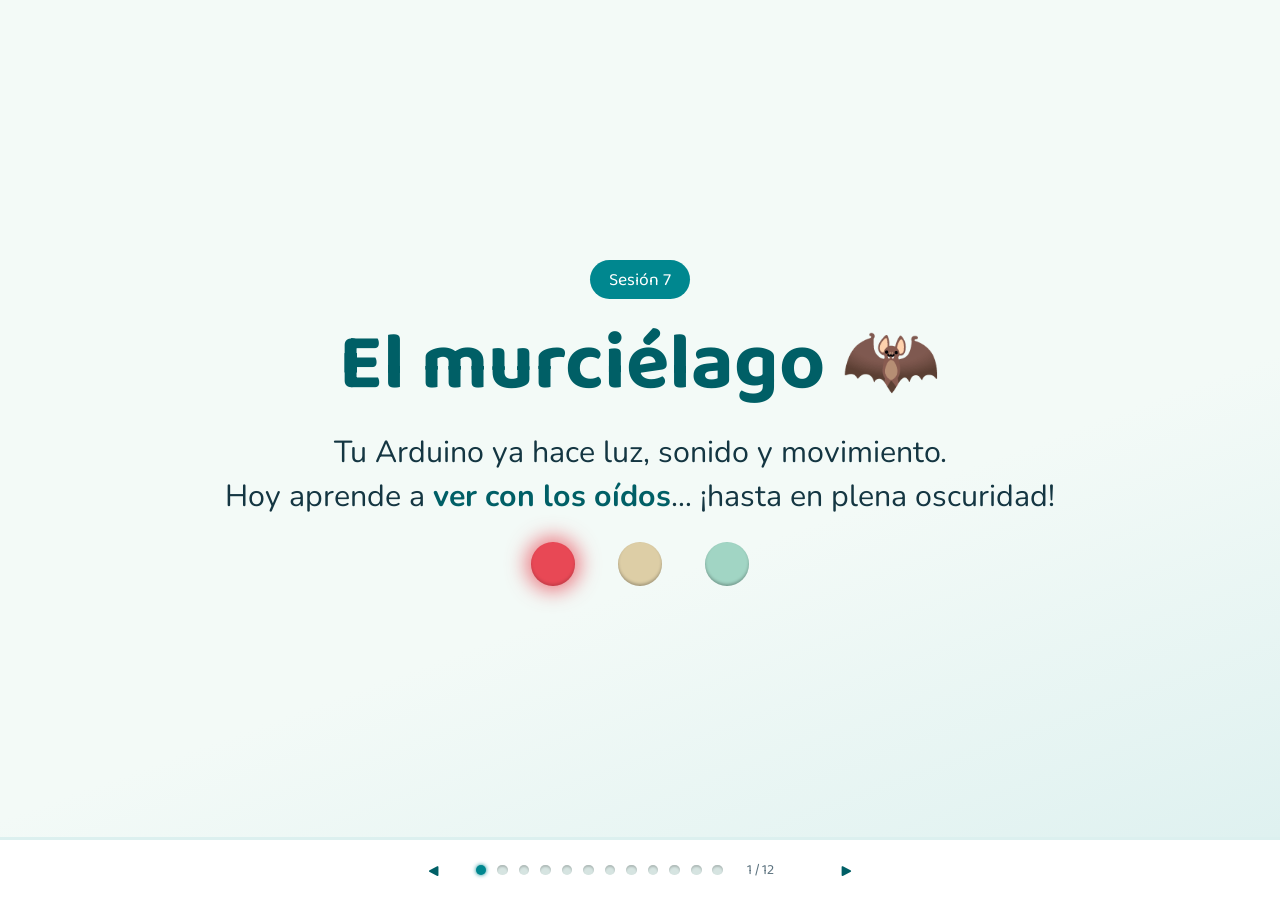
<file: slides/sesion-07.html>
<!DOCTYPE html>
<html lang="es">
<head>
<meta charset="utf-8">
<meta name="viewport" content="width=device-width, initial-scale=1">
<title>Sesión 7 · El murciélago: medir distancias</title>
<link rel="preconnect" href="https://fonts.googleapis.com">
<link href="https://fonts.googleapis.com/css2?family=Baloo+2:wght@600;800&family=Nunito:wght@400;700;900&family=JetBrains+Mono:wght@400;700&display=swap" rel="stylesheet">
<link rel="stylesheet" href="assets/slides.css">
<style>
  .repaso .tarjeta { text-align: left; max-width: 22em; }
  .repaso ul { padding-left: 1.1em; display: grid; gap: .35em; }
  /* colores de Bloquino que slides.css no trae */
</style>
</head>
<body>

<!-- 1 · Portada -->
<section class="slide portada">
  <span class="sesion-num">Sesión 7</span>
  <h1>El murciélago 🦇</h1>
  <p class="grande">Tu Arduino ya hace luz, sonido y movimiento.<br>Hoy aprende a <strong>ver con los oídos</strong>… ¡hasta en plena oscuridad!</p>
  <div class="semaforo-vivo" aria-hidden="true">
    <span class="led" id="pled-r" style="--c:var(--rojo)"></span>
    <span class="led" id="pled-a" style="--c:var(--ambar)"></span>
    <span class="led" id="pled-v" style="--c:var(--verde)"></span>
  </div>
</section>

<!-- 2 · Repaso -->
<section class="slide">
  <p class="eyebrow">Antes de partir</p>
  <h2>Lo que ya sabemos 🧠</h2>
  <div class="fila repaso">
    <div class="tarjeta">
      <h3>🦾 Sesión 6: el servo</h3>
      <ul>
        <li>El servo es un <strong>actuador</strong>: va a un <strong>ángulo exacto</strong> (0 a 180) y se queda</li>
        <li>«contar»: repetir contando 🔁</li>
        <li>La perilla es un sensor que da un <strong>número</strong> (0 a 100); «asignar … al rango …» lo traduce a un ángulo</li>
      </ul>
    </div>
    <div class="tarjeta">
      <h3>🧰 De antes, para hoy</h3>
      <ul>
        <li>Sensores que miden <strong>cuánto</strong>, no solo sí o no (sesión 6)</li>
        <li>«si / si no» y las <strong>variables</strong>, cajitas con un número (sesión 4)</li>
        <li>El <strong>monitor serie</strong> y el bloque «decir» para ver los números (sesión 4)</li>
        <li>El buzzer: actuador de sonido con «tocar nota» (sesión 5)</li>
      </ul>
    </div>
  </div>
  <p class="grande">Hoy tu Arduino aprende a <strong>ver con los oídos</strong> 🦇</p>
</section>

<!-- 3 · Cómo ve un murciélago -->
<section class="slide">
  <p class="eyebrow">Un superpoder de verdad</p>
  <h2>¿Cómo ve un murciélago de noche? 🌙</h2>
  <svg viewBox="0 0 640 210" class="cueva-svg" aria-label="Murciélago que grita y escucha el eco">
    <text x="70" y="125" font-size="60" text-anchor="middle">🦇</text>
    <text x="575" y="122" font-size="46" text-anchor="middle">🦋</text>
    <line x1="110" y1="150" x2="540" y2="150" stroke="#DCF0EF" stroke-width="4" stroke-dasharray="2 10" stroke-linecap="round"/>
    <text id="onda" x="110" y="118" font-size="26" text-anchor="middle" opacity="0">📣</text>
    <text id="cueva-txt" x="325" y="196" font-size="17" text-anchor="middle" fill="#5E7480" font-family="Nunito, sans-serif" font-weight="700">El murciélago no ve casi nada… pero no choca nunca.</text>
  </svg>
  <button class="boton" id="btn-grito">▶ ¡Gritar!</button>
  <p class="grande" style="max-width:34em">Grita un sonido <strong>tan agudo que no lo escuchamos</strong><button class="sm" data-sm="ultra7">?</button> y espera el <strong>eco</strong>. Si el eco vuelve rápido, la polilla está cerca; si tarda, está lejos.</p>
</section>

<!-- 4 · El HC-SR04 -->
<section class="slide">
  <p class="eyebrow">Nuestro murciélago electrónico</p>
  <h2>El sensor HC-SR04 👀</h2>
  <div class="fila" style="align-items:center; gap:2em">
    <figure class="figura">
      <img src="../recursos/img/hc-sr04.jpg" alt="Sensor de ultrasonido HC-SR04 con sus dos cilindros">
      <figcaption>Parecen dos ojos… ¡pero son una boca y una oreja! <span class="credito">Foto: SparkFun · CC BY 2.0</span></figcaption>
    </figure>
    <div style="max-width:24em; text-align:left; display:flex; flex-direction:column; gap:.5em">
      <ul class="lista">
        <li>📣 <strong>TRIG</strong>: la <strong>boca</strong>. Por aquí sale el grito.</li>
        <li>👂 <strong>ECHO</strong>: la <strong>oreja</strong>. Aquí llega el eco.<button class="sm" data-sm="dos-ojos">?</button></li>
        <li>🔴 <strong>VCC</strong>: su comida, los 5 V.</li>
        <li>⚫ <strong>GND</strong>: el suelo de siempre.</li>
      </ul>
      <p class="nota">Su chillido vibra <strong>40&nbsp;000 veces por segundo</strong>: ni tú ni tu perro pueden oírlo. 🤫</p>
    </div>
  </div>
</section>

<!-- 5 · La cuenta del eco -->
<section class="slide">
  <p class="eyebrow">La matemática del murciélago</p>
  <h2>La cuenta del eco ⏱️</h2>
  <div class="eco-caja">
    <div class="eco-visual">
      <span class="eco-emoji">🦇</span>
      <div class="eco-barra" id="eco-barra">
        <div class="eco-ida">grito ➡</div>
        <div class="eco-vuelta">⬅ eco</div>
      </div>
      <span class="eco-emoji">🧱</span>
    </div>
    <input type="range" id="eco-dist" min="5" max="100" value="30" aria-label="Distancia hasta la pared">
    <p class="nota" style="margin:0">acerca o aleja la pared</p>
  </div>
  <div class="ide" style="max-width:32em">
    <div class="ide-barra"><span class="ide-nombre">la cuenta</span></div>
    <pre>eco tardó <span class="num-vivo" id="eco-us">1749</span> microsegundos<button class="sm sm-ide" data-sm="microseg">?</button>
sonido: 0.034 cm por microsegundo<button class="sm sm-ide" data-sm="velocidad">?</button>
distancia = <span class="num-vivo" id="eco-us2">1749</span> × 0.034 / 2 = <span class="num-vivo" id="eco-cm">30</span> cm</pre>
  </div>
  <p class="grande" style="max-width:32em">¿Por qué <strong>dividir entre 2</strong>? Porque el grito hace el viaje <strong>ida y vuelta</strong>: a la pared… ¡y de regreso! ↔️</p>
  <p class="nota">Tranquilo: no tendrás que hacer esta cuenta. En Bloquino, un bloque la hace por ti. 😉</p>
</section>

<!-- 6 · Conexión -->
<section class="slide">
  <p class="eyebrow">¡Manos a la obra!</p>
  <h2>Los cuatro cables del murciélago 🔌</h2>
  <div class="tuto">
    <div class="proto-caja">
      <svg viewBox="0 0 620 300" aria-label="HC-SR04 conectado al Arduino con cuatro cables">
        <rect x="20" y="30" width="150" height="240" rx="12" fill="#00878F"/>
        <text x="95" y="60" text-anchor="middle" fill="#fff" font-family="monospace" font-size="15">ARDUINO</text>
        <rect x="32" y="78" width="126" height="26" rx="4" fill="#143642"/>
        <text x="95" y="96" text-anchor="middle" fill="#fff" font-family="monospace" font-size="13">5V</text>
        <rect x="32" y="126" width="126" height="26" rx="4" fill="#143642"/>
        <text x="95" y="144" text-anchor="middle" fill="#fff" font-family="monospace" font-size="13">pin 9</text>
        <rect x="32" y="174" width="126" height="26" rx="4" fill="#143642"/>
        <text x="95" y="192" text-anchor="middle" fill="#fff" font-family="monospace" font-size="13">pin 10</text>
        <rect x="32" y="222" width="126" height="26" rx="4" fill="#143642"/>
        <text x="95" y="240" text-anchor="middle" fill="#fff" font-family="monospace" font-size="13">GND</text>

        <text x="500" y="44" text-anchor="middle" font-size="14" fill="#5E7480" font-family="Nunito, sans-serif" font-weight="700">HC-SR04</text>
        <rect x="430" y="56" width="140" height="218" rx="10" fill="#1A6FBF"/>
        <g stroke="#90A4AE" stroke-width="5" stroke-linecap="round">
          <line x1="404" y1="91" x2="430" y2="91"/>
          <line x1="404" y1="139" x2="430" y2="139"/>
          <line x1="404" y1="187" x2="430" y2="187"/>
          <line x1="404" y1="235" x2="430" y2="235"/>
        </g>
        <g font-size="12" fill="#BBDEFB" font-family="monospace">
          <text x="440" y="95">VCC</text>
          <text x="440" y="143">TRIG</text>
          <text x="440" y="191">ECHO</text>
          <text x="440" y="239">GND</text>
        </g>
        <circle cx="515" cy="112" r="27" fill="#B0BEC5" stroke="#78909C" stroke-width="5"/>
        <text x="515" y="160" text-anchor="middle" font-size="12" fill="#BBDEFB" font-family="monospace">TRIG 📣</text>
        <circle cx="515" cy="210" r="27" fill="#B0BEC5" stroke="#78909C" stroke-width="5"/>
        <text x="515" y="258" text-anchor="middle" font-size="12" fill="#BBDEFB" font-family="monospace">ECHO 👂</text>

        <path class="cable-w" d="M164 91 L 400 91" stroke="#E84855"/>
        <path class="cable-w" d="M164 139 L 400 139" stroke="#FB8C00"/>
        <path class="cable-w" d="M164 187 L 400 187" stroke="#4C7CFF"/>
        <path class="cable-w" d="M164 235 L 400 235" stroke="#37474F"/>
      </svg>
    </div>
    <aside class="tuto-panel">
      <p class="tuto-num">Regla de colores</p>
      <p class="tuto-texto">
      🔴 <strong>VCC → 5V</strong>: la energía.<br>
      🟠 <strong>TRIG → pin 9</strong>: por aquí el Arduino le ordena gritar.<br>
      🔵 <strong>ECHO → pin 10</strong>: por aquí el sensor avisa cuánto tardó el eco.<br>
      ⚫ <strong>GND → GND</strong>: el suelo.</p>
      <p class="nota">En los bloques, TRIG se llama <strong>disparo</strong> y ECHO, <strong>eco</strong>. ¿Al revés? No se rompe, pero marca siempre 400. ¡Revisa antes de reclamar! 😄</p>
    </aside>
  </div>
</section>

<!-- 7 · Los bloques que miden -->
<section class="slide">
  <p class="eyebrow">Van igual en todos tus proyectos</p>
  <h2>Los bloques del murciélago 🧩</h2>
  <div class="tuto" style="align-items:center">
    <div style="display:flex; flex-direction:column; align-items:center; gap:.6em">
      <img class="bloques" src="../recursos/img/bloques/sesion-07/murcielago.png" alt="Bloques del murciélago: al iniciar; por siempre: fijar distancia en distancia en cm (disparo 10 eco 9), decir distancia sin saltar de línea, decir cm, esperar 0.2 segundos" style="max-height:46vh">
      <button class="sm-grande" data-sm="sesion-07/murcielago">👀 Ver el código</button>
    </div>
    <aside class="tuto-panel" style="flex-basis:21em">
      <p class="tuto-num" id="cod-num">Medir, guardar y contar</p>
      <p class="tuto-texto" id="cod-txt" style="min-height:4.5em">Toca cada paso para ver qué bloque hace el trabajo. Los dos primeros van <strong>igualitos</strong> en todos los proyectos con el murciélago.</p>
      <div class="fila" style="gap:.5em">
        <button class="boton secundario" data-cp="0">📏 medir</button>
        <button class="boton secundario" data-cp="1">📦 guardar</button>
        <button class="boton secundario" data-cp="2">💬 contar</button>
      </div>
      <div class="serial" style="flex:none; width:100%">
        <div class="serial-barra">🔍 Monitor serie · acerca o aleja la mano 🖐️</div>
        <div class="serial-lineas" id="mur-serial" style="min-height:3.4em; max-height:3.4em"></div>
      </div>
      <input type="range" id="mur-dist" min="5" max="100" value="30" style="width:100%" aria-label="Distancia de la mano al sensor">
    </aside>
  </div>
  <p class="nota" style="max-width:46em">Al simular, cambia la distancia en el <strong>panel del sensor</strong>. ¿Cómo mide el bloque por dentro?<button class="sm" data-sm="dentro">?</button> Proyecto: <code>sketches/sesion-07/murcielago/murcielago.bloquino</code></p>
</section>

<!-- 8 · Práctica: ¡no me toques! -->
<section class="slide">
  <p class="eyebrow">Práctica</p>
  <h2>¡No me toques! 🚨</h2>
  <div class="tuto" style="align-items:center">
    <div class="bloques-caja">
      <img class="bloques" src="../recursos/img/bloques/sesion-07/alarma.png" alt="Bloques de la alarma: al iniciar; por siempre: fijar distancia en distancia en cm (disparo 10 eco 9); si distancia menor que 20: encender LED en pin 13, tocar nota la agudo por 0.15 segundos en pin 8, apagar LED en pin 13, tocar nota mi agudo por 0.15 segundos en pin 8; si no: silenciar pin 8; esperar 0.05 segundos">
    </div>
    <aside class="tuto-panel">
      <p class="tuto-num">Pruébala tú</p>
      <p class="tuto-texto" id="al-txt">Acerca la mano: si llega a <strong>menos de 20 cm</strong>, ¡se arma la sirena! Ni‑no, ni‑no… 🚨</p>
      <div class="mano-caja">
        <span id="al-mano">🖐️</span>
        <span class="mano-sensor" id="al-sensor">🦇</span>
      </div>
      <input type="range" id="al-dist" min="5" max="80" value="80" style="width:100%" aria-label="Distancia de la mano al sensor">
      <p class="lectura">distancia = <strong id="al-val">80</strong> cm</p>
      <div class="tuto-placa">
        <span class="mini-placa grande"><span class="mini-led" id="al-led"></span><span class="mini-etiq">13</span></span>
        <span id="al-son" class="al-son">🔇</span>
      </div>
      <button class="sm-grande" data-sm="sesion-07/alarma">👀 Ver el código</button>
    </aside>
  </div>
  <p class="nota">LED en el <strong>pin 13</strong> (sesión 3) y buzzer en el <strong>pin 8</strong> (sesión 5): ¡ya sabes armar los dos! Proyecto: <code>sketches/sesion-07/alarma/alarma.bloquino</code>.</p>
</section>

<!-- 9 · Proyecto: retroceso de bici -->
<section class="slide">
  <p class="eyebrow">⭐ Proyecto estrella</p>
  <h2>Sensor de retroceso para tu bici 🚲</h2>
  <div class="fila" style="align-items:center; gap:2em">
    <div class="bici-caja">
      <svg viewBox="0 0 460 150" class="bici-svg" aria-label="Bicicleta retrocediendo hacia una pared">
        <text id="bici" x="120" y="92" font-size="56" text-anchor="middle">🚲</text>
        <rect x="415" y="18" width="18" height="114" rx="4" fill="#B08968"/>
        <text id="pip" x="380" y="55" font-size="26" text-anchor="middle" opacity="0">🔊</text>
        <line x1="170" y1="120" x2="410" y2="120" stroke="#DCF0EF" stroke-width="4" stroke-dasharray="2 10" stroke-linecap="round"/>
      </svg>
      <input type="range" id="bici-dist" min="10" max="120" value="100" aria-label="Distancia a la pared">
      <p class="nota" style="margin:0">retrocede… con cuidado</p>
      <button class="boton" id="btn-bici">🔈 Encender el sensor</button>
    </div>
    <div style="display:flex; flex-direction:column; gap:.6em; max-width:26em">
      <p class="grande">Mientras <strong>más cerca</strong> de la pared, <strong>más seguido</strong> pita. Igual que los autos de verdad.<button class="sm" data-sm="autos">?</button></p>
      <div class="truco">
        <p class="tuto-num">El truco 🪄</p>
        <span class="bloque sonido">tocar nota <span class="valor">la agudo</span> por <span class="valor">0.06</span> segundos en pin 8</span>
        <span class="bloque">esperar <span class="bloque operadores"><span class="bloque variables">distancia</span> × <span class="valor">0.008</span></span> segundos</span>
        <p class="nota" style="margin:0">A 50 cm espera 0.4 segundos entre pitidos; a 10 cm, ¡solo 0.08! 🔊</p>
      </div>
      <div class="check" tabindex="0" style="font-size:.95rem"><span class="caja"></span><span class="txt">Armar el circuito: murciélago + buzzer <button class="sm" data-sm="p-circuito">?</button></span></div>
      <div class="check" tabindex="0" style="font-size:.95rem"><span class="caja"></span><span class="txt">Armar los bloques y probarlos con <strong>Iniciar simulación</strong> <button class="sm" data-sm="p-codigo">?</button></span></div>
      <div class="check" tabindex="0" style="font-size:.95rem"><span class="caja"></span><span class="txt"><strong>Cargar a la placa</strong> y… ¡a retroceder! 🚲</span></div>
    </div>
  </div>
</section>

<!-- 10 · Reto -->
<section class="slide">
  <div class="reto">
    <p class="eyebrow">⭐ Reto de la sesión</p>
    <h2>Elige tu aventura 🎯</h2>
    <ul class="lista">
      <li>Nivel 1: <strong>semáforo de estacionamiento</strong> 🚦 — verde lejos, amarillo cerca, rojo ¡FRENA!</li>
      <li>Nivel 2: que al llegar al rojo el buzzer haga un pitido <strong>largo y seguido</strong>, como los autos</li>
      <li>Nivel experto: el <strong>theremin fantasma</strong> 👻 — cada 15 cm, una nota distinta: ¡música moviendo la mano en el aire!</li>
    </ul>
  </div>
  <button class="sm-grande" data-sm="reto-sol">🔓 ¿Te trabaste? La solución (¡después de intentarlo!)</button>
  <p class="nota">El murciélago mide bien entre 2 cm y 4 m. Ojo: las cosas <strong>blanditas</strong> (peluches, cortinas) se tragan el eco y lo confunden. 🧸</p>
</section>

<!-- 11 · Quiz -->
<section class="slide">
  <p class="eyebrow">Duelo de cerebritos</p>
  <h2>¿Cuánto aprendiste? Toca para voltear</h2>
  <div class="fila">
    <div class="quiz" tabindex="0"><div class="quiz-caras">
      <div class="quiz-cara quiz-frente">¿Cómo sabe el murciélago dónde está la polilla?</div>
      <div class="quiz-cara quiz-atras">Grita y mide cuánto tarda el eco en volver 🦇</div>
    </div></div>
    <div class="quiz" tabindex="0"><div class="quiz-caras">
      <div class="quiz-cara quiz-frente">¿Quién es TRIG y quién es ECHO?</div>
      <div class="quiz-cara quiz-atras">TRIG es la boca que grita, ECHO la oreja que escucha 📣👂</div>
    </div></div>
    <div class="quiz" tabindex="0"><div class="quiz-caras">
      <div class="quiz-cara quiz-frente">¿Por qué la cuenta divide entre 2?</div>
      <div class="quiz-cara quiz-atras">Porque el grito va a la pared y vuelve: dos viajes ↔️</div>
    </div></div>
    <div class="quiz" tabindex="0"><div class="quiz-caras">
      <div class="quiz-cara quiz-frente">¿Qué nos regala el bloque «distancia en cm»?</div>
      <div class="quiz-cara quiz-atras">Los centímetros hasta el objeto, con la cuenta ya hecha 📏</div>
    </div></div>
    <div class="quiz" tabindex="0"><div class="quiz-caras">
      <div class="quiz-cara quiz-frente">La alarma suena si distancia &lt; 20. ¿Y a 50 cm?</div>
      <div class="quiz-cara quiz-atras">Nada: el «si» da «no» y manda el «si no»: silencio 🤫</div>
    </div></div>
  </div>
</section>

<!-- 12 · Cierre -->
<section class="slide portada">
  <p class="eyebrow">Lo lograste</p>
  <h1>¡Tu Arduino ve en la oscuridad! 🎉</h1>
  <p class="grande">Hoy tu cerebrito aprendió el truco del murciélago…<br>y tu bici ya tiene <strong>sensor de retroceso</strong>, como un auto. 🚲</p>
  <div class="tarjeta" style="max-width:24em">
    <h3>Próxima sesión 🌡️</h3>
    <p>El <strong>termómetro</strong>: medir el calor y el frío… ¡con el <strong>monitor serie</strong> llenito de grados y experimentos!</p>
  </div>
  <div class="semaforo-vivo" aria-hidden="true">
    <span class="led on" style="--c:var(--verde)"></span>
  </div>
</section>

<style>
  /* ---------- 2 · la cueva ---------- */
  .cueva-svg { width: min(92vw, 620px); }
  #onda { transition: none; }

  /* ---------- 4 · la cuenta del eco ---------- */
  .eco-caja { display: flex; flex-direction: column; align-items: center; gap: .4em; }
  .eco-visual { display: flex; align-items: center; gap: .6em; width: min(64vw, 500px); }
  .eco-emoji { font-size: 2.2em; }
  .eco-barra {
    flex: none; width: 60%; display: flex; flex-direction: column; gap: .25em;
    transition: width .15s;
  }
  .eco-ida, .eco-vuelta {
    font-family: var(--f-titulo); font-size: .85rem; color: #fff;
    border-radius: 999px; padding: .15em .8em; white-space: nowrap; overflow: hidden;
  }
  .eco-ida { background: var(--teal); }
  .eco-vuelta { background: #FFB627; color: #6b4d00; text-align: right; }
  .sm-ide { vertical-align: super; }

  /* ---------- 7 · alarma ---------- */
  .mano-caja {
    display: flex; align-items: center; justify-content: space-between;
    width: 100%; font-size: 2em; padding: 0 .2em;
  }
  #al-mano { transition: transform .15s; }
  .al-son { font-size: 1.5em; }
  .lectura { font-size: .9rem !important; color: var(--gris); }
  .lectura strong { font-family: var(--f-codigo); color: var(--teal-osc); }

  /* ---------- 8 · bici ---------- */
  .bici-caja { display: flex; flex-direction: column; align-items: center; gap: .5em; }
  .bici-svg { width: min(88vw, 460px); }
  #bici { transition: x .15s; }
  .truco {
    display: flex; flex-direction: column; align-items: flex-start; gap: 4px;
    font-size: .82rem; text-align: left;
    background: var(--blanco); border: 2px solid var(--teal-suave); border-radius: 12px; padding: .6em .8em;
  }
  .bloque .bloque { padding: .15em .5em; }

  .proto-caja { flex: 1 1 30em; max-width: min(92vw, 40em); }
  .proto-caja svg { width: 100%; }
  .cable-w { fill: none; stroke-width: 7; stroke-linecap: round; }
</style>

<script src="assets/slides.js"></script>
<script src="assets/codigo.js"></script>
<script>
  const pleds = ["pled-r", "pled-a", "pled-v"].map(id => document.getElementById(id));
  let pi = 0;
  setInterval(() => {
    pleds.forEach((l, i) => l.classList.toggle("on", i === pi));
    pi = (pi + 1) % 3;
  }, 700);

  /* ---- el "buzzer" del navegador (igual que en la sesión 5) ---- */
  let audio = null;
  function sonar(hz, ms) {
    try {
      audio = audio || new (window.AudioContext || window.webkitAudioContext)();
      if (audio.state === "suspended") audio.resume();
      const osc = audio.createOscillator(), vol = audio.createGain();
      osc.type = "square";
      osc.frequency.value = hz;
      const t = audio.currentTime;
      vol.gain.setValueAtTime(0.0001, t);
      vol.gain.exponentialRampToValueAtTime(0.06, t + 0.01);
      vol.gain.setValueAtTime(0.06, t + ms / 1000 - 0.03);
      vol.gain.exponentialRampToValueAtTime(0.0001, t + ms / 1000);
      osc.connect(vol).connect(audio.destination);
      osc.start(t);
      osc.stop(t + ms / 1000);
    } catch (e) { /* si el navegador no deja sonar, la slide igual funciona */ }
  }

  /* ---- 2 · el grito del murciélago ---- */
  (function () {
    const onda = document.getElementById("onda");
    const txt = document.getElementById("cueva-txt");
    const boton = document.getElementById("btn-grito");
    let animando = false;
    boton.addEventListener("click", () => {
      if (animando) return;
      animando = true;
      txt.textContent = "el grito viaja… 📣";
      const ini = performance.now(), IDA = 900, VUELTA = 900;
      onda.setAttribute("opacity", "1");
      function paso(t) {
        const dt = t - ini;
        if (dt < IDA) {
          onda.setAttribute("x", 110 + (dt / IDA) * 430);
          onda.textContent = "📣";
        } else if (dt < IDA + VUELTA) {
          if (txt.textContent !== "…¡y el eco vuelve! 👂") txt.textContent = "…¡y el eco vuelve! 👂";
          onda.setAttribute("x", 540 - ((dt - IDA) / VUELTA) * 430);
          onda.textContent = "〰️";
        } else {
          onda.setAttribute("opacity", "0");
          onda.setAttribute("x", 110);
          txt.textContent = "Tardó poquito: ¡la polilla está cerca! 😋";
          animando = false;
          return;
        }
        requestAnimationFrame(paso);
      }
      requestAnimationFrame(paso);
    });
  })();

  /* ---- 4 · la cuenta del eco ---- */
  (function () {
    const $ = id => document.getElementById(id);
    function pintar(cm) {
      const us = Math.round(cm * 2 / 0.034);
      $("eco-us").textContent = us;
      $("eco-us2").textContent = us;
      $("eco-cm").textContent = cm;
      $("eco-barra").style.width = (18 + (cm / 100) * 62) + "%";
    }
    $("eco-dist").addEventListener("input", e => pintar(+e.target.value));
    pintar(30);
  })();

  /* ---- 6 · los pasos de los bloques ---- */
  (function () {
    const TXT = [
      ["📏 Medir", "«distancia en cm (disparo 10 eco 9)» hace todo el trabajo: manda gritar, <strong>cronometra el eco</strong> y hace la cuenta. ¡Te da los centímetros listos!"],
      ["📦 Guardar", "«fijar distancia en …» guarda la medida en la variable <strong>distancia</strong>, para mostrarla o preguntar con «si» si algo está cerca."],
      ["💬 Contar", "«decir … sin saltar de línea» escribe el número en el <strong>Monitor serie</strong> (bajo los bloques) y «decir cm» pone la unidad y salta de línea."]
    ];
    document.querySelectorAll("[data-cp]").forEach(b => b.addEventListener("click", () => {
      const k = +b.dataset.cp;
      document.getElementById("cod-num").textContent = TXT[k][0];
      document.getElementById("cod-txt").innerHTML = TXT[k][1];
    }));
    const ser = document.getElementById("mur-serial"), dist = document.getElementById("mur-dist");
    setInterval(() => {
      const p = document.createElement("p");
      p.textContent = (+dist.value + Math.random()).toFixed(2) + " cm";
      ser.appendChild(p);
      if (ser.children.length > 3) ser.firstChild.remove();
    }, 500);
  })();

  /* ---- 7 · ¡no me toques! ---- */
  (function () {
    const $ = id => document.getElementById(id);
    let sirena = null, alto = false;
    function nino() {
      alto = !alto;
      sonar(alto ? 880 : 659, 150);
      $("al-led").classList.toggle("on", alto);
    }
    function pintar(d) {
      $("al-val").textContent = d;
      const mano = $("al-mano"), sensor = $("al-sensor");
      const tope = sensor.offsetLeft - mano.offsetLeft - mano.offsetWidth;
      mano.style.transform = "translateX(" + ((80 - d) / 75 * tope) + "px)";
      const cerca = d < 20;
      $("al-son").textContent = cerca ? "🔊" : "🔇";
      $("al-txt").innerHTML = cerca
        ? "¡Menos de 20! El <strong>si</strong> dice «sí»: luz y sirena, nota <strong>la agudo</strong> y nota <strong>mi agudo</strong>. ¡Ni‑no, ni‑no! 🚨"
        : "Acerca la mano: si llega a <strong>menos de 20 cm</strong>, ¡se arma la sirena! Si no, el <strong>si no</strong> silencia el pin 8. 🤫";
      if (cerca && !sirena) { nino(); sirena = setInterval(nino, 160); }
      if (!cerca && sirena) { clearInterval(sirena); sirena = null; $("al-led").classList.remove("on"); }
    }
    $("al-dist").addEventListener("input", e => pintar(+e.target.value));
  })();

  /* ---- 8 · la bici que retrocede ---- */
  (function () {
    const $ = id => document.getElementById(id);
    let encendido = false, timer = null, visible = false;
    function programar() {
      clearTimeout(timer);
      if (!encendido) { $("pip").setAttribute("opacity", "0"); return; }
      const d = +$("bici-dist").value;
      const pausa = d * 8;
      sonar(880, 60);
      visible = true;
      $("pip").setAttribute("opacity", "1");
      setTimeout(() => { $("pip").setAttribute("opacity", "0"); visible = false; }, 90);
      timer = setTimeout(programar, 60 + pausa);
    }
    $("bici-dist").addEventListener("input", e => {
      const d = +e.target.value;
      $("bici").setAttribute("x", 120 + (120 - d) * 2.3);
    });
    $("btn-bici").addEventListener("click", () => {
      encendido = !encendido;
      document.getElementById("btn-bici").textContent = encendido ? "🔇 Apagar el sensor" : "🔈 Encender el sensor";
      programar();
    });
  })();

  document.querySelectorAll(".quiz").forEach(q => {
    const voltear = () => q.classList.toggle("volteada");
    q.addEventListener("click", voltear);
    q.addEventListener("keydown", e => { if (e.key === "Enter" || e.key === " ") { voltear(); e.preventDefault(); } });
  });

  saberMas({
    "reto-sol": {
      t: "Las soluciones: elige tu aventura 🎯",
      d: "<p class='aviso'>🔒 <strong>Recuerda hacer el desafío primero.</strong> Pelear un rato con el problema es donde más se aprende: esto es para comparar tu solución… o para destrabarte si llevas mucho rato. 💪</p><p>Murciélago en los pines 10 (disparo) y 9 (eco); LEDs del semáforo: rojo 13, amarillo 12, verde 11; buzzer en el 8.</p><p><strong>🚦 Nivel 1: semáforo de estacionamiento</strong></p><img class='bloques' src='../recursos/img/bloques/sesion-07/estacionamiento.png' alt='Bloques del semáforo de estacionamiento: medir la distancia, apagar los LEDs 13, 12 y 11; si distancia menor que 10 encender el 13; si no, si distancia menor que 30 encender el 12, si no encender el 11; esperar 0.1 segundos'><p class='nota'>Proyecto: <code>sketches/sesion-07/estacionamiento/estacionamiento.bloquino</code></p><button class='sm-grande' data-sm='sesion-07/estacionamiento'>👀 Ver el código</button><p>Primero apagamos los tres y después prende solo el que gana. Fíjate en el <strong>si no</strong>: adentro trae otra pregunta, «si distancia &lt; 30». Si llegamos ahí es porque la distancia <strong>no</strong> es menor que 10… así que esa segunda pregunta significa «entre 10 y 30». 🟡</p><p><strong>📢 Nivel 2: el pitido.</strong> En el <strong>si</strong> del rojo agregamos «tocar nota la por 0.1 segundos en pin 8», y al comienzo del <strong>si no</strong>, «silenciar pin 8». La nota dura lo mismo que el «esperar 0.1» del otro lado, así que vuelta tras vuelta el pitido sale seguido, sin pausas.</p><img class='bloques' src='../recursos/img/bloques/sesion-07/estacionamiento_pito.png' alt='Bloques del estacionamiento con pitido: igual que el nivel 1, pero el si del rojo también toca nota la por 0.1 segundos en pin 8 y el si no empieza con silenciar pin 8'><p class='nota'>Proyecto: <code>sketches/sesion-07/estacionamiento_pito/estacionamiento_pito.bloquino</code></p><button class='sm-grande' data-sm='sesion-07/estacionamiento_pito'>👀 Ver el código</button><p><strong>👻 Nivel experto: el theremin.</strong> La mano elige la nota: cada 15 cm, una distinta — <strong>do, mi, sol</strong> y <strong>do agudo</strong>. Más lejos, más agudo; y más allá de 60 cm, silencio. Cada nota dura apenas 0.03 segundos y el murciélago vuelve a medir: si mueves la mano, cambia la música. 🎶</p><img class='bloques' src='../recursos/img/bloques/sesion-07/theremin.png' alt='Bloques del theremin: medir la distancia; si menor que 15 tocar do, si no si menor que 30 tocar mi, si no si menor que 45 tocar sol, si no si menor que 60 tocar do agudo, si no silenciar pin 8 y esperar 0.03 segundos; cada nota por 0.03 segundos en pin 8'><p class='nota'>Proyecto: <code>sketches/sesion-07/theremin/theremin.bloquino</code></p><button class='sm-grande' data-sm='sesion-07/theremin'>👀 Ver el código</button>"
    },
    "p-circuito": {
      t: "Así se ve armado completo 🔧",
      d: "<svg viewBox='0 0 640 445' style='width:100%' aria-label='HC-SR04 y buzzer montados en la protoboard'>"
        + arduinoSVG({ x: 6, y: 40, pads: ["pin 10", "5V", "pin 9", "pin 8", "GND"] }).svg
        + protoboardSVG({ x: 150, y: 60 })
        + "<g stroke='#B0BEC5' stroke-width='5' stroke-linecap='round'><line x1='386' y1='98' x2='386' y2='153'/><line x1='412' y1='98' x2='412' y2='153'/><line x1='438' y1='98' x2='438' y2='153'/><line x1='464' y1='98' x2='464' y2='153'/></g>"
        + "<rect x='360' y='14' width='170' height='84' rx='8' fill='#1B2A4A'/><circle cx='402' cy='50' r='24' fill='#9FB4C8' stroke='#5E7480' stroke-width='4'/><circle cx='488' cy='50' r='24' fill='#9FB4C8' stroke='#5E7480' stroke-width='4'/><text x='445' y='54' text-anchor='middle' font-size='11' fill='#BBD3E6' font-family='monospace'>HC-SR04</text>"
        + "<text x='386' y='92' text-anchor='middle' font-size='9' fill='#9FB4C8' font-family='monospace'>VCC</text><text x='412' y='92' text-anchor='middle' font-size='9' fill='#9FB4C8' font-family='monospace'>TRIG</text><text x='438' y='92' text-anchor='middle' font-size='9' fill='#9FB4C8' font-family='monospace'>ECHO</text><text x='464' y='92' text-anchor='middle' font-size='9' fill='#9FB4C8' font-family='monospace'>GND</text>"
        + "<path d='M128 92 C 250 85, 340 128, 410 161' fill='none' stroke='#FB8C00' stroke-width='6' stroke-linecap='round'/>"
        + "<path d='M128 140 C 250 140, 330 158, 384 177' fill='none' stroke='#E84855' stroke-width='6' stroke-linecap='round'/>"
        + "<path d='M128 188 C 280 188, 380 190, 436 194' fill='none' stroke='#4C7CFF' stroke-width='6' stroke-linecap='round'/>"
        + "<path d='M464 166 C 570 190, 618 280, 572 356' fill='none' stroke='#37474F' stroke-width='6' stroke-linecap='round'/>"
        + "<line x1='230' y1='258' x2='230' y2='272' stroke='#B0BEC5' stroke-width='5' stroke-linecap='round'/><line x1='256' y1='258' x2='256' y2='272' stroke='#B0BEC5' stroke-width='5' stroke-linecap='round'/>"
        + "<circle cx='243' cy='228' r='30' fill='#37474F'/><circle cx='243' cy='228' r='9' fill='#546E7A'/><text x='230' y='250' text-anchor='middle' font-size='12' fill='#CFD8DC' font-family='monospace'>+</text>"
        + "<path d='M128 236 C 170 262, 200 282, 227 287' fill='none' stroke='#E8A33D' stroke-width='6' stroke-linecap='round'/>"
        + "<path d='M256 288 C 251 312, 251 336, 256 356' fill='none' stroke='#37474F' stroke-width='6' stroke-linecap='round'/>"
        + "<path d='M128 284 C 148 318, 160 346, 174 355' fill='none' stroke='#37474F' stroke-width='6' stroke-linecap='round'/>"
        + "<text x='243' y='428' text-anchor='middle' font-size='13' fill='#5E7480' font-family='Nunito, sans-serif'>el buzzer (sesión 5)</text><text x='445' y='428' text-anchor='middle' font-size='13' fill='#5E7480' font-family='Nunito, sans-serif'>el murciélago, parado en la protoboard</text>"
        + "</svg><p>Todo pinchado en la protoboard. El murciélago se para con sus 4 patitas en una fila: los cables llegan a la <strong>misma columna</strong> de cada patita (VCC → 5V, TRIG → pin 10, ECHO → pin 9). El buzzer va a caballito del canal, con su <strong>+</strong> al pin 8. Y todos los GND se juntan en el <strong>riel −</strong>: el del sensor, el del buzzer y el cable que vuelve al Arduino.</p>"
    },
    "p-codigo": {
      t: "El programa completo 📋",
      d: "<img class='bloques' src='../recursos/img/bloques/sesion-07/retroceso.png' alt='Bloques del sensor de retroceso: al iniciar; por siempre: fijar distancia en distancia en cm (disparo 10 eco 9); si distancia menor que 100: tocar nota la agudo por 0.06 segundos en pin 8, esperar distancia por 0.008 segundos'><p>Arriba, los bloques del murciélago que van igual en todos tus proyectos. Abajo, el truco: si estás a <strong>menos de un metro</strong>, pita cortito y espera <strong>distancia × 0.008</strong> segundos. Mientras más cerca, más corta la espera… ¡pip pip pip!</p><p class='nota'>Proyecto: <code>sketches/sesion-07/retroceso/retroceso.bloquino</code></p><button class='sm-grande' data-sm='sesion-07/retroceso'>👀 Ver el código</button>"
    },
    ultra7: {
      t: "El ultrasonido 🔊",
      d: "<p>Los sonidos <strong>muy agudos</strong> vibran tan rápido que nuestros oídos no los captan: eso es el <strong>ultrasonido</strong>.</p><p>Los murciélagos y los delfines lo usan para «ver» con ecos. Los submarinos copian el truco con el <strong>sonar</strong>… ¡y los doctores lo usan en las <strong>ecografías</strong> para ver a los bebés dentro de la pancita! 👶</p>"
    },
    "dos-ojos": {
      t: "¿Por qué tiene dos cilindros? 👀",
      d: "<p>Uno es un mini parlante que <strong>solo grita</strong> (TRIG) y el otro un mini micrófono que <strong>solo escucha</strong> (ECHO).</p><p>Se reparten el trabajo porque gritar y escuchar <strong>al mismo tiempo</strong> con la misma pieza confunde el eco: sería como intentar oír a un amigo mientras gritas tú. 🙉</p>"
    },
    microseg: {
      t: "¿Micro… qué? ⏱️",
      d: "<p>Un <strong>microsegundo</strong> es una <strong>millonésima</strong> de segundo: en un solo parpadeo tuyo caben como 300&nbsp;000 microsegundos.</p><p>El sonido viaja a unos <strong>343 metros por segundo</strong> (¡una cuadra en un suspiro!), así que para distancias chicas el eco vuelve en muy poquitos microsegundos. Por eso el Arduino, que es velocísimo, es perfecto para cronometrarlo.</p>"
    },
    velocidad: {
      t: "¿De dónde sale el 0.034? 🏃",
      d: "<p>El sonido corre a <strong>343 metros por segundo</strong>: o sea, <strong>34&nbsp;300 centímetros</strong> en un segundo.</p><p>Pero el eco lo medimos en <strong>microsegundos</strong>, y un segundo tiene <strong>un millón</strong>. Repartimos: 34&nbsp;300 ÷ 1&nbsp;000&nbsp;000 = <strong>0.0343 cm</strong> por cada microsegundo. Redondeado: <strong>0.034</strong>.</p><p>Así la cuenta es: microsegundos que tardó × centímetros que avanza en cada uno = centímetros que recorrió el grito. Y como fue ida y vuelta, entre 2. ↔️</p>"
    },
    dentro: {
      t: "El bloque «distancia en cm» por dentro ⚙️",
      d: "<p>Ese bloque hace tres cosas, rapidísimo:</p><ol style='padding-left:1.3em'><li>📣 <strong>Grita</strong>: prende el pin de <strong>disparo</strong> durante 10 microsegundos.</li><li>👂 <strong>Cronometra</strong>: el sensor deja el pin de <strong>eco</strong> encendido justo lo que tardó el eco, y el Arduino mide ese rato (en C++ eso se llama <code>pulseIn</code>).</li><li>🧮 <strong>Hace la cuenta</strong>: divide los microsegundos por <strong>58</strong>. ¿Por qué 58? Porque multiplicar por 0.034 y dividir entre 2 es casi lo mismo que dividir por 58. 😉</li></ol><p>Si el eco no vuelve (no hay nada al frente, o está a más de 4 metros), el bloque da <strong>400</strong>.</p>"
    },
    autos: {
      t: "El sensor de retroceso de los autos 🚗",
      d: "<p>Esos puntitos redondos en el parachoques de los autos son <strong>primos del HC-SR04</strong>: también gritan ultrasonido y escuchan el eco.</p><p>El computador del auto hace la misma cuenta que tu Arduino y pita más seguido cuanto más cerca está el poste. ¡Hoy construiste tecnología de auto de verdad! 😎</p>"
    }
  });
</script>
</body>
</html>
</file>
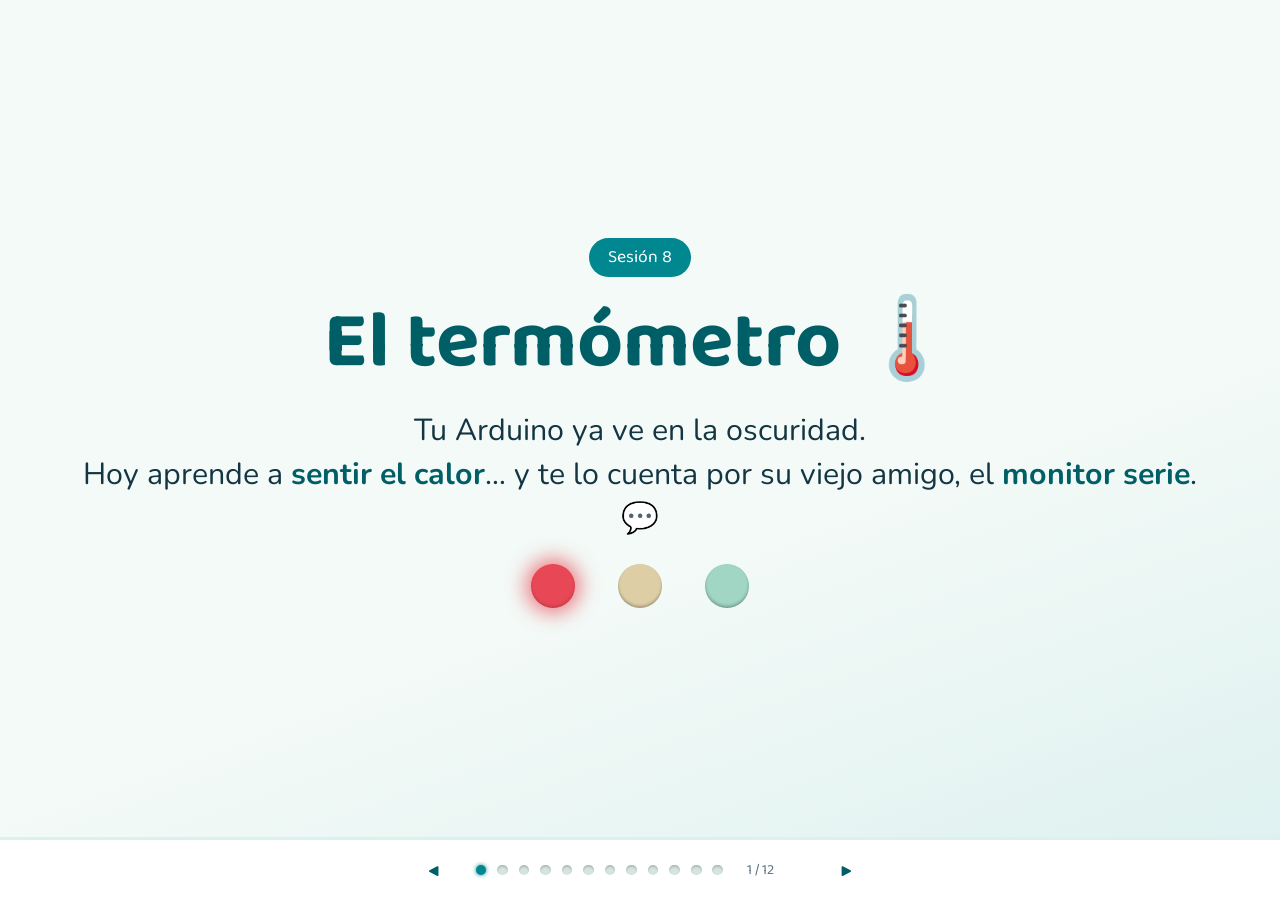
<file: slides/sesion-08.html>
<!DOCTYPE html>
<html lang="es">
<head>
<meta charset="utf-8">
<meta name="viewport" content="width=device-width, initial-scale=1">
<title>Sesión 8 · Termómetro y sensores del mundo</title>
<link rel="preconnect" href="https://fonts.googleapis.com">
<link href="https://fonts.googleapis.com/css2?family=Baloo+2:wght@600;800&family=Nunito:wght@400;700;900&family=JetBrains+Mono:wght@400;700&display=swap" rel="stylesheet">
<link rel="stylesheet" href="assets/slides.css">
<style>
  .repaso .tarjeta { text-align: left; max-width: 22em; }
  .repaso ul { padding-left: 1.1em; display: grid; gap: .35em; }
  /* colores de Bloquino que slides.css no trae */
</style>
</head>
<body>

<!-- 1 · Portada -->
<section class="slide portada">
  <span class="sesion-num">Sesión 8</span>
  <h1>El termómetro 🌡️</h1>
  <p class="grande">Tu Arduino ya ve en la oscuridad.<br>Hoy aprende a <strong>sentir el calor</strong>… y te lo cuenta por su viejo amigo, el <strong>monitor serie</strong>. 💬</p>
  <div class="semaforo-vivo" aria-hidden="true">
    <span class="led" id="pled-r" style="--c:var(--rojo)"></span>
    <span class="led" id="pled-a" style="--c:var(--ambar)"></span>
    <span class="led" id="pled-v" style="--c:var(--verde)"></span>
  </div>
</section>

<!-- 2 · Repaso -->
<section class="slide">
  <p class="eyebrow">Antes de partir</p>
  <h2>Lo que ya sabemos 🧠</h2>
  <div class="fila repaso">
    <div class="tarjeta">
      <h3>🦇 Sesión 7: el murciélago</h3>
      <ul>
        <li>El HC-SR04 es un sensor: <strong>grita</strong> (TRIG) y escucha el <strong>eco</strong> (ECHO)</li>
        <li>El bloque «distancia en cm» cronometra el eco y hace la cuenta por ti</li>
        <li>Se divide entre 2: el grito <strong>va y vuelve</strong> ↔️</li>
        <li>Un número en una variable sirve para <strong>decidir</strong> con «si»</li>
      </ul>
    </div>
    <div class="tarjeta">
      <h3>🧰 De antes, para hoy</h3>
      <ul>
        <li>Monitor serie: el bloque «decir» (sesión 4)</li>
        <li>«si / si no» para decidir según un número (sesiones 4 y 7)</li>
        <li>Variables: cajitas que guardan un número (sesiones 4 y 7)</li>
        <li>El LED: actuador de luz, con su resistencia (sesión 3)</li>
      </ul>
    </div>
  </div>
  <p class="grande">Hoy tu Arduino siente el <strong>calor</strong>…<br>y nos lo cuenta por el monitor serie 🌡️💬</p>
</section>

<!-- 3 · El DHT11 -->
<section class="slide">
  <p class="eyebrow">El sensor de hoy</p>
  <h2>El DHT11: calor y humedad 🌡️💧</h2>
  <div class="fila" style="align-items:center; gap:2em">
    <figure class="figura">
      <img src="../recursos/img/dht11.jpg" alt="Sensor de temperatura y humedad DHT11">
      <figcaption>La cajita azul con ventanitas <span class="credito">Foto: Edwiyanto · CC BY-SA 4.0</span></figcaption>
    </figure>
    <div style="max-width:24em; text-align:left; display:flex; flex-direction:column; gap:.5em">
      <ul class="lista">
        <li>🌡️ Mide la <strong>temperatura</strong>: cuántos grados hace.</li>
        <li>💧 Y de regalo, la <strong>humedad</strong>: cuánta agua flota en el aire.<button class="sm" data-sm="dht-dentro">?</button></li>
        <li>🗣️ Es un sensor <strong>conversador</strong>: no manda un simple voltaje, manda un <strong>mensajito con números</strong>. Para entenderlo hace falta una <strong>librería</strong><button class="sm" data-sm="libreria8">?</button>… que en Bloquino ya viene puesta. 🎁</li>
      </ul>
      <p class="nota">Tres patitas, marcadas en el módulo: <strong>S</strong> (la señal: el mensajito, al <strong>pin 2</strong>), <strong>+</strong> (5V) y <strong>−</strong> (GND).</p>
    </div>
  </div>
</section>

<!-- 4 · El monitor serie -->
<section class="slide">
  <p class="eyebrow">Un viejo conocido</p>
  <h2>El monitor serie 💬</h2>
  <div class="tuto">
    <div class="serial">
      <div class="serial-barra">🔍 Monitor serie · <strong>9600 baudios</strong><button class="sm" data-sm="baudios">?</button></div>
      <div class="serial-lineas" id="serial-lineas">
        <p class="serial-apagado">— aprieta el botón para escuchar —</p>
      </div>
    </div>
    <aside class="tuto-panel">
      <p class="tuto-num">El Arduino te escribe</p>
      <p class="tuto-texto">Lo conociste en la sesión 4, espiando el botón. Con el bloque <span class="bloque serie">decir</span> el Arduino manda frases por el cable USB al <strong>Monitor serie</strong>, bajo los bloques del panel Código… y hoy las frases traen <strong>grados</strong>.</p>
      <button class="boton" id="btn-serial">▶ Abrir el monitor serie</button>
      <p class="nota">Los dos lados conversan a la misma velocidad: <strong>9600</strong>. Bloquino la pone solito; si no coincidiera, ¡se leerían puros jeroglíficos! 🗿</p>
    </aside>
  </div>
</section>

<!-- 5 · Los bloques del termómetro -->
<section class="slide">
  <p class="eyebrow">Tres bloques y listo</p>
  <h2>Los bloques del termómetro 🧩</h2>
  <div class="tuto" style="align-items:center">
    <div style="display:flex; flex-direction:column; align-items:center; gap:.6em">
      <img class="bloques" src="../recursos/img/bloques/sesion-08/termometro.png" alt="Bloques del termómetro: al iniciar; por siempre: decir Temperatura: sin saltar de línea, decir temperatura en °C (DHT11 en pin 2), esperar 1 segundos">
      <button class="sm-grande" data-sm="sesion-08/termometro">👀 Ver el código</button>
    </div>
    <aside class="tuto-panel">
      <p class="tuto-num" id="t8-num">Tres bloques</p>
      <p class="tuto-texto" id="t8-txt">Toca cada uno para ver qué hace. Ya conoces casi todo: «al iniciar», «por siempre», «decir»…</p>
      <div class="fila" style="gap:.5em">
        <button class="boton secundario" data-cp="0">🌡️ sensor</button>
        <button class="boton secundario" data-cp="1">💬 hablar</button>
        <button class="boton secundario" data-cp="2">⏳ esperar</button>
      </div>
    </aside>
  </div>
  <p class="nota">La temperatura viene <strong>con coma</strong>, como 21.5: casi nunca es redondita. Al simular, cámbiala en el <strong>panel del sensor</strong>. Proyecto: <code>sketches/sesion-08/termometro/termometro.bloquino</code></p>
</section>

<!-- 6 · Umbrales -->
<section class="slide slide-concepto">
  <p class="eyebrow">Frío, templado o caluroso</p>
  <h2>Los umbrales: ¿dónde está la raya? 📏</h2>
  <div class="tuto" style="align-items:center">
    <div class="bloques-caja" id="u-caja" style="max-height:56vh">
      <img class="bloques" src="../recursos/img/bloques/sesion-08/semaforo_termico.png" alt="Bloques del semáforo térmico: al iniciar; por siempre: decir la temperatura, apagar LEDs 11, 12 y 13; si temperatura menor que 15 encender LED en pin 11; si no, si temperatura menor que 25 encender LED en pin 12, si no encender LED en pin 13; esperar 1 segundos">
    </div>
    <aside class="tuto-panel">
      <p class="tuto-num">Pruébalo tú</p>
      <p class="tuto-texto" id="u-txt">Mueve la temperatura y mira qué pregunta gana.</p>
      <p class="grande" style="margin:0">🌡️ <strong id="u-val">21</strong> °C</p>
      <input type="range" id="u-temp" min="0" max="40" value="21" style="width:100%" aria-label="Temperatura">
      <div class="fila" style="gap:.6em; justify-content:center">
        <span class="led-u" id="u-verde" style="--c:var(--verde)"></span>
        <span class="led-u" id="u-ambar" style="--c:var(--ambar)"></span>
        <span class="led-u" id="u-rojo" style="--c:var(--rojo)"></span>
      </div>
      <button class="sm-grande" data-sm="sesion-08/semaforo_termico">👀 Ver el código</button>
    </aside>
  </div>
  <p class="nota">Un «si» dentro del «si no» es una <strong>segunda pregunta</strong> que solo se hace si la primera dio «no». Puedes meter todas las que quieras, una dentro de otra. Proyecto: <code>sketches/sesion-08/semaforo_termico/semaforo_termico.bloquino</code></p>
</section>

<!-- 7 · Conexión -->
<section class="slide">
  <p class="eyebrow">¡Manos a la obra!</p>
  <h2>Los tres cables del termómetro 🔌</h2>
  <div class="tuto">
    <div class="proto-caja">
      <svg viewBox="0 0 620 300" aria-label="DHT11 conectado al Arduino con tres cables">
        <rect x="20" y="30" width="150" height="210" rx="12" fill="#00878F"/>
        <text x="95" y="60" text-anchor="middle" fill="#fff" font-family="monospace" font-size="15">ARDUINO</text>
        <rect x="32" y="78" width="126" height="26" rx="4" fill="#143642"/>
        <text x="95" y="96" text-anchor="middle" fill="#fff" font-family="monospace" font-size="13">pin 2</text>
        <rect x="32" y="126" width="126" height="26" rx="4" fill="#143642"/>
        <text x="95" y="144" text-anchor="middle" fill="#fff" font-family="monospace" font-size="13">5V</text>
        <rect x="32" y="174" width="126" height="26" rx="4" fill="#143642"/>
        <text x="95" y="192" text-anchor="middle" fill="#fff" font-family="monospace" font-size="13">GND</text>

        <text x="495" y="44" text-anchor="middle" font-size="14" fill="#5E7480" font-family="Nunito, sans-serif" font-weight="700">DHT11</text>
        <rect x="430" y="56" width="130" height="176" rx="10" fill="#1E88E5"/>
        <g stroke="#90A4AE" stroke-width="5" stroke-linecap="round">
          <line x1="404" y1="91" x2="430" y2="91"/>
          <line x1="404" y1="139" x2="430" y2="139"/>
          <line x1="404" y1="187" x2="430" y2="187"/>
        </g>
        <g font-size="14" fill="#BBDEFB" font-family="monospace" font-weight="700">
          <text x="440" y="96">S</text>
          <text x="440" y="144">+</text>
          <text x="440" y="192">−</text>
        </g>
        <g fill="#0D47A1">
          <circle cx="505" cy="90" r="6"/><circle cx="535" cy="90" r="6"/>
          <circle cx="505" cy="125" r="6"/><circle cx="535" cy="125" r="6"/>
          <circle cx="505" cy="160" r="6"/><circle cx="535" cy="160" r="6"/>
          <circle cx="505" cy="195" r="6"/><circle cx="535" cy="195" r="6"/>
        </g>

        <path class="cable-w" d="M164 91 L 400 91" stroke="#4C7CFF"/>
        <path class="cable-w" d="M164 139 L 400 139" stroke="#E84855"/>
        <path class="cable-w" d="M164 187 L 400 187" stroke="#37474F"/>
      </svg>
    </div>
    <aside class="tuto-panel">
      <p class="tuto-num">Regla de colores</p>
      <p class="tuto-texto">
      🔵 <strong>S → pin 2</strong>: la señal; por aquí llegan los mensajitos con la temperatura.<br>
      🔴 <strong>+ → 5V</strong>: la energía.<br>
      ⚫ <strong>− → GND</strong>: el suelo.</p>
      <p class="nota">Los <strong>3 LEDs</strong> con sus resistencias van en los pines <strong>13, 11 y 12</strong>, igualito que el semáforo de la sesión 3. 🚦</p>
    </aside>
  </div>
</section>

<!-- 8 · Proyecto -->
<section class="slide">
  <p class="eyebrow">⭐ Proyecto de la sesión</p>
  <h2>El termómetro semáforo 🌡️🚦</h2>
  <p class="grande">Junta todo: el sensor mide, el monitor serie cuenta, y los LEDs avisan de un vistazo.</p>
  <div style="display:flex; flex-direction:column; gap:.25em; width:min(94vw,860px)">
    <div class="check" tabindex="0"><span class="caja"></span><span class="txt">Armar el DHT11 y el semáforo de 3 LEDs <button class="sm" data-sm="p-circuito">?</button></span></div>
    <div class="check" tabindex="0"><span class="caja"></span><span class="txt">Armar los bloques y probarlos con <strong>Iniciar simulación</strong>: mueve la temperatura en el panel del sensor <button class="sm" data-sm="p-codigo">?</button></span></div>
    <div class="check" tabindex="0"><span class="caja"></span><span class="txt"><strong>Cargar a la placa</strong>: ¿cuántos grados marca el <strong>Monitor serie</strong>?</span></div>
    <div class="check" tabindex="0"><span class="caja"></span><span class="txt">Experimento 1: aprieta el sensor con los dedos un rato… ¿sube? 🖐️</span></div>
    <div class="check" tabindex="0"><span class="caja"></span><span class="txt">Experimento 2: acércale una bolsita <strong>cerrada</strong> con hielo… ¿baja? 🧊</span></div>
    <div class="check" tabindex="0"><span class="caja"></span><span class="txt">Ajusta los umbrales hasta que el amarillo sea justo lo «rico» para ti</span></div>
  </div>
  <p class="nota">El hielo siempre <strong>dentro de su bolsa</strong>: el sensor mide la humedad… ¡pero odia mojarse! 💦🚫</p>
</section>

<!-- 9 · Sensores del mundo -->
<section class="slide">
  <p class="eyebrow">El mismo truco, mil sensores</p>
  <h2>Sensores para todo el mundo 🌍</h2>
  <div class="fila">
    <div class="tarjeta mini8"><img class="foto8" src="../recursos/img/ldr.jpg" alt="Fotorresistencia LDR con su pista en zigzag"><h3>🔆 Luz</h3><p>El «ojito de gato» (LDR): sabe si está oscuro. Luces de calle que se prenden solas.</p><span class="credito8">Foto: Raimond Spekking · CC BY-SA 4.0</span></div>
    <div class="tarjeta mini8"><img class="foto8" src="../recursos/img/humedad-tierra.jpg" style="object-fit:contain; background:#fff" alt="Sensor de humedad de tierra con dos patas metálicas"><h3>🌱 Tierra seca</h3><p>Dos patitas en el macetero avisan cuando la planta tiene sed.</p><span class="credito8">Foto: SparkFun · CC BY 2.0</span></div>
    <div class="tarjeta mini8"><img class="foto8" src="../recursos/img/sensor-gas.jpg" alt="Sensor de gas con rejilla metálica"><h3>💨 Humo y gas</h3><p>Huele lo que nosotros no: es el corazón de las alarmas de incendio.</p><span class="credito8">Foto: Stefan Riepl · dominio público</span></div>
    <div class="tarjeta mini8"><img class="foto8" src="../recursos/img/reed.jpg" alt="Interruptor reed: dos laminitas dentro de un tubo de vidrio"><h3>🧲 Imán</h3><p>Nota si un imán se acerca: así saben las alarmas si una ventana se abrió.</p><span class="credito8">Foto: Timothée Cognard · CC BY-SA 4.0</span></div>
  </div>
  <p class="grande" style="max-width:34em">Todos hablan igual que los que ya conoces: <strong>mandan números</strong>. Y tú ya sabes leerlos, compararlos con umbrales… y decidir. 😎</p>
</section>

<!-- 10 · Reto -->
<section class="slide">
  <div class="reto">
    <p class="eyebrow">⭐ Reto de la sesión</p>
    <h2>La alarma de fiebre 🤒</h2>
    <ul class="lista">
      <li>Nivel 1: si pasa de <strong>30 °C</strong>, que suene el buzzer (¿te acuerdas del pin 8?)</li>
      <li>Nivel 2: que el monitor serie escriba <strong>«¡Hace calor!»</strong> solo cuando cruza la raya</li>
      <li>Nivel experto: la <strong>memoria</strong> 🧠 — guarda en una variable la temperatura <strong>récord</strong> del día y muéstrala</li>
    </ul>
  </div>
  <button class="sm-grande" data-sm="reto-sol">🔓 ¿Te trabaste? La solución (¡después de intentarlo!)</button>
  <p class="nota" style="line-height:2.2">Pista del experto: <span class="bloque">si <span class="bloque sensores">temperatura</span> &gt; <span class="bloque variables">récord</span></span> ➡️ <span class="bloque variables">fijar récord en <span class="bloque sensores">temperatura</span></span><br>Una variable que solo guarda lo más alto que has visto.</p>
</section>

<!-- 11 · Quiz -->
<section class="slide">
  <p class="eyebrow">Duelo de cerebritos</p>
  <h2>¿Cuánto aprendiste? Toca para voltear</h2>
  <div class="fila">
    <div class="quiz" tabindex="0"><div class="quiz-caras">
      <div class="quiz-cara quiz-frente">¿Con qué bloque nos escribe el Arduino?</div>
      <div class="quiz-cara quiz-atras">«decir», y se lee en el Monitor serie 💬</div>
    </div></div>
    <div class="quiz" tabindex="0"><div class="quiz-caras">
      <div class="quiz-cara quiz-frente">¿Qué es el 9600 del monitor serie?</div>
      <div class="quiz-cara quiz-atras">La velocidad de la conversación: los dos lados deben usar la misma 🏎️</div>
    </div></div>
    <div class="quiz" tabindex="0"><div class="quiz-caras">
      <div class="quiz-cara quiz-frente">¿Qué dos cosas mide el DHT11?</div>
      <div class="quiz-cara quiz-atras">Temperatura y humedad 🌡️💧</div>
    </div></div>
    <div class="quiz" tabindex="0"><div class="quiz-caras">
      <div class="quiz-cara quiz-frente">¿Cuándo se revisa un «si» que está dentro de un «si no»?</div>
      <div class="quiz-cara quiz-atras">Solo si la pregunta de afuera dio «no» 🤔</div>
    </div></div>
    <div class="quiz" tabindex="0"><div class="quiz-caras">
      <div class="quiz-cara quiz-frente">«decir … sin saltar de línea» y «decir»: ¿qué cambia?</div>
      <div class="quiz-cara quiz-atras">El primero sigue en la misma línea; el segundo salta a la siguiente ↩️</div>
    </div></div>
  </div>
</section>

<!-- 12 · Cierre -->
<section class="slide portada">
  <p class="eyebrow">Lo lograste</p>
  <h1>¡Tu Arduino siente y te lo cuenta! 🎉</h1>
  <p class="grande">Hoy midió el calor, te habló por el monitor serie…<br>y aprendiste a encadenar preguntas: un <strong>«si» dentro del «si no»</strong>.</p>
  <div class="tarjeta" style="max-width:24em">
    <h3>Próxima sesión 🌈</h3>
    <p><strong>Colores locos</strong>: el LED RGB que puede ser de <strong>cualquier color</strong>… ¡y tu propia lámpara de humor!</p>
  </div>
  <div class="semaforo-vivo" aria-hidden="true">
    <span class="led on" style="--c:var(--verde)"></span>
  </div>
</section>

<style>
  /* ---------- 5 · umbrales ---------- */
  .led-u {
    width: 2em; height: 2em; border-radius: 50%;
    background: #dfe9e8; border: 3px solid #c3d2d0;
    transition: background .15s, box-shadow .15s;
  }
  .led-u.on { background: var(--c); border-color: var(--c); box-shadow: 0 0 18px var(--c); }
  .bloque .bloque { padding: .15em .5em; }

  /* ---------- 8 · sensores del mundo ---------- */
  .mini8 { max-width: min(84vw, 13.5em); }
  .mini8 p { font-size: .9rem; }
  .foto8 { display: block; width: 100%; height: 6.5em; object-fit: cover; border-radius: 8px; margin-bottom: .5em; }
  .credito8 { display: block; font-size: .62rem; color: var(--gris); opacity: .75; margin-top: .4em; }

  .proto-caja { flex: 1 1 30em; max-width: min(92vw, 40em); }
  .proto-caja svg { width: 100%; }
  .cable-w { fill: none; stroke-width: 7; stroke-linecap: round; }
</style>

<script src="assets/slides.js"></script>
<script src="assets/codigo.js"></script>
<script>
  const pleds = ["pled-r", "pled-a", "pled-v"].map(id => document.getElementById(id));
  let pi = 0;
  setInterval(() => {
    pleds.forEach((l, i) => l.classList.toggle("on", i === pi));
    pi = (pi + 1) % 3;
  }, 700);

  /* ---- 3 · monitor serie ---- */
  (function () {
    const caja = document.getElementById("serial-lineas");
    const boton = document.getElementById("btn-serial");
    let timer = null, t = 21.3;
    boton.addEventListener("click", () => {
      if (timer) {
        clearInterval(timer); timer = null;
        boton.textContent = "▶ Abrir el monitor serie";
        return;
      }
      caja.innerHTML = "";
      boton.textContent = "⏸ Cerrar el monitor serie";
      timer = setInterval(() => {
        t += (Math.random() - 0.45) * 0.3;
        t = Math.max(19, Math.min(24, t));
        const p = document.createElement("p");
        p.textContent = "Temperatura: " + t.toFixed(2);
        caja.appendChild(p);
        while (caja.children.length > 8) caja.removeChild(caja.firstChild);
      }, 750);
    });
  })();

  /* ---- 4 · los tres bloques ---- */
  (function () {
    const TXT = [
      ["🌡️ El sensor", "«temperatura en °C (DHT11 en pin 2)» le pregunta al sensor del pin 2 cuántos grados hace. Su librería ya viene en Bloquino: ¡solo usas el bloque!"],
      ["💬 Hablar", "«decir … sin saltar de línea» escribe «Temperatura: » y se queda en la misma línea; «decir» escribe los grados y salta. Por eso salen frases completas."],
      ["⏳ Esperar", "«esperar 1 segundos»: el DHT11 es tranquilo y mide como mucho una vez por segundo. Así el monitor no se llena de números repetidos."]
    ];
    document.querySelectorAll("[data-cp]").forEach(b => b.addEventListener("click", () => {
      const k = +b.dataset.cp;
      document.getElementById("t8-num").textContent = TXT[k][0];
      document.getElementById("t8-txt").innerHTML = TXT[k][1];
    }));
  })();

  /* ---- 5 · umbrales ---- */
  (function () {
    const $ = id => document.getElementById(id);
    function pintar(t) {
      $("u-val").textContent = t;
      const zona = t < 15 ? 0 : t < 25 ? 1 : 2;
      /* la caja baja hasta la pregunta que se está respondiendo */
      const caja = $("u-caja");
      caja.scrollTo({ top: zona === 0 ? caja.scrollHeight * .35 : caja.scrollHeight, behavior: "smooth" });
      $("u-verde").classList.toggle("on", zona === 0);
      $("u-ambar").classList.toggle("on", zona === 1);
      $("u-rojo").classList.toggle("on", zona === 2);
      $("u-txt").innerHTML = zona === 0
        ? "Menos de 15: gana la <strong>primera</strong> pregunta. ¡Frío! 🧣"
        : zona === 1
        ? "No es menos de 15, pero sí menos de 25: gana el <strong>«si» de adentro</strong>. Rico. 😌"
        : "Ninguna pregunta dio «sí»: cae al <strong>último «si no»</strong>. ¡Calor! 🥵";
    }
    $("u-temp").addEventListener("input", e => pintar(+e.target.value));
    pintar(21);
  })();

  /* checklists y quiz */
  document.querySelectorAll(".quiz").forEach(q => {
    const voltear = () => q.classList.toggle("volteada");
    q.addEventListener("click", voltear);
    q.addEventListener("keydown", e => { if (e.key === "Enter" || e.key === " ") { voltear(); e.preventDefault(); } });
  });

  saberMas({
    "reto-sol": {
      t: "Las soluciones: la alarma de fiebre 🤒",
      d: "<p class='aviso'>🔒 <strong>Recuerda hacer el desafío primero.</strong> Pelear un rato con el problema es donde más se aprende: esto es para comparar tu solución… o para destrabarte si llevas mucho rato. 💪</p><p>DHT11 en el pin 2 y buzzer en el 8. Para probarlo sin fiebre, aprieta el sensor entre los dedos o acércale la mano 🖐️; en la simulación, sube la temperatura en el panel del sensor.</p><p><strong>🔔 Nivel 1: si pasa de 30 °C, suena</strong></p><img class='bloques' src='../recursos/img/bloques/sesion-08/fiebre.png' alt='Bloques de la alarma de fiebre: al iniciar; por siempre: decir la temperatura; si temperatura mayor que 30, tocar nota la agudo por 1 segundos en pin 8; si no, esperar 1 segundos'><p class='nota'>Proyecto: <code>sketches/sesion-08/fiebre/fiebre.bloquino</code></p><button class='sm-grande' data-sm='sesion-08/fiebre'>👀 Ver el código</button><p>Sobre 30 °C toca la nota <strong>la agudo</strong> durante <strong>1 segundo</strong>: lo mismo que dura cada vuelta, así que suena seguido. Si no, solo espera 1 segundo, en silencio.</p><p><strong>💬 Nivel 2: avisar solo al cruzar la raya.</strong> Una variable, <strong>ya avisé</strong>, se acuerda de si ya lo dijimos: 0 = todavía no, 1 = ya lo dijimos. Vuelve a 0 cuando la temperatura baja, y queda lista para avisar de nuevo.</p><img class='bloques' src='../recursos/img/bloques/sesion-08/fiebre_aviso.png' alt='Bloques del aviso de fiebre: si temperatura mayor que 30: si ya avisé igual a 0, decir ¡Hace calor! y fijar ya avisé en 1; tocar nota la agudo por 1 segundos en pin 8; si no: fijar ya avisé en 0 y esperar 1 segundos'><p class='nota'>Proyecto: <code>sketches/sesion-08/fiebre_aviso/fiebre_aviso.bloquino</code></p><button class='sm-grande' data-sm='sesion-08/fiebre_aviso'>👀 Ver el código</button><p><strong>🧠 Nivel experto: el récord.</strong> La variable <strong>récord</strong> solo cambia cuando el sensor ve algo más alto.</p><img class='bloques' src='../recursos/img/bloques/sesion-08/record.png' alt='Bloques del récord: si temperatura mayor que récord, fijar récord en temperatura; decir Ahora:, la temperatura, Record: y récord; esperar 1 segundos'><p class='nota'>Proyecto: <code>sketches/sesion-08/record/record.bloquino</code></p><button class='sm-grande' data-sm='sesion-08/record'>👀 Ver el código</button>"
    },
    "p-circuito": {
      t: "Así se ve armado completo 🔧",
      d: "<svg viewBox='0 0 640 470' style='width:100%' aria-label='DHT11 y tres LEDs montados en la protoboard'>"
        + arduinoSVG({ x: 6, y: 10, pads: ["pin 2", "5V", "pin 11", "pin 12", "pin 13", "GND"] }).svg
        + protoboardSVG({ x: 150, y: 90 })
        + "<g stroke='#B0BEC5' stroke-width='5' stroke-linecap='round'><line x1='386' y1='142' x2='386' y2='183'/><line x1='412' y1='142' x2='412' y2='183'/><line x1='438' y1='142' x2='438' y2='183'/></g>"
        + "<rect x='373' y='30' width='78' height='112' rx='8' fill='#64B5F6' stroke='#1E88E5' stroke-width='3'/><text x='412' y='72' text-anchor='middle' font-size='13' fill='#fff' font-family='monospace'>DHT11</text>"
        + "<text x='386' y='135' text-anchor='middle' font-size='10' fill='#fff' font-family='monospace'>S</text><text x='412' y='135' text-anchor='middle' font-size='10' fill='#fff' font-family='monospace'>+</text><text x='438' y='135' text-anchor='middle' font-size='10' fill='#fff' font-family='monospace'>−</text>"
        + ledSVG(269, 292, 388)
        + ledSVG(399, 292, 388, "#F5B301", "#C78F00")
        + ledSVG(529, 292, 388, "#46B450", "#2E7D32")
        + "<path d='M128 62 C 240 60, 320 125, 384 191' fill='none' stroke='#FB8C00' stroke-width='6' stroke-linecap='round'/>"
        + "<path d='M128 110 C 240 122, 340 190, 410 223' fill='none' stroke='#E84855' stroke-width='6' stroke-linecap='round'/>"
        + "<path d='M438 196 C 560 220, 618 310, 572 386' fill='none' stroke='#37474F' stroke-width='6' stroke-linecap='round'/>"
        + "<path d='M128 158 C 280 225, 430 265, 514 312' fill='none' stroke='#46B450' stroke-width='6' stroke-linecap='round'/>"
        + "<path d='M128 206 C 260 255, 330 300, 384 313' fill='none' stroke='#F5B301' stroke-width='6' stroke-linecap='round'/>"
        + "<path d='M128 254 C 175 285, 220 308, 254 314' fill='none' stroke='#AB47BC' stroke-width='6' stroke-linecap='round'/>"
        + "<path d='M128 302 C 148 345, 160 378, 175 385' fill='none' stroke='#37474F' stroke-width='6' stroke-linecap='round'/>"
        + "</svg><p>Todo en la protoboard. El DHT11 se para con sus tres patitas en una fila, y los cables llegan a la <strong>misma columna</strong> de cada una (S → pin 2, + → 5V). El semáforo térmico es el de la sesión 3: rojo en el pin 13, amarillo en el 12 y verde en el 11 — el cable de cada pin llega a la columna de la patita <strong>+</strong> de su LED, y la patita <strong>−</strong> (el lado plano) baja con su <strong>220 Ω</strong> al riel −. Ahí se juntan <strong>todos los GND</strong>: los tres LEDs, el − del sensor y el cable que vuelve al Arduino.</p>"
    },
    "p-codigo": {
      t: "El programa completo 📋",
      d: "<img class='bloques' src='../recursos/img/bloques/sesion-08/semaforo_termico.png' alt='Bloques del semáforo térmico: decir la temperatura, apagar LEDs 12, 11 y 13; si temperatura menor que 15 encender el 12; si no, si temperatura menor que 25 encender el 11, si no encender el 13; esperar 1 segundos'><p>Ojo con el detalle nuevo: antes de elegir, se <strong>apagan los tres</strong> — si no, quedarían encendidos para siempre. Después viene la primera pregunta y, dentro de su «si no», la segunda.</p><p class='nota'>Proyecto: <code>sketches/sesion-08/semaforo_termico/semaforo_termico.bloquino</code></p><button class='sm-grande' data-sm='sesion-08/semaforo_termico'>👀 Ver el código</button>"
    },
    "dht-dentro": {
      t: "El DHT11 por dentro 🔎",
      d: "<p>Para la <strong>temperatura</strong> tiene un material al que le cuesta más o menos dejar pasar la electricidad según el calor: midiendo ese cambio, sabe los grados.</p><p>Para la <strong>humedad</strong> tiene una especie de <strong>esponjita eléctrica</strong>: cuando el aire trae más agua, la esponjita deja pasar la electricidad distinto… ¡y ahí está el número!</p>"
    },
    baudios: {
      t: "¿Qué son los baudios? 🏎️",
      d: "<p>Es la <strong>velocidad de la conversación</strong>: 9600 baudios significa más o menos 9600 señales por segundo por el cable.</p><p>El Arduino y el computador deben usar <strong>la misma</strong>: si uno habla rápido y el otro escucha lento, se entienden puros jeroglíficos 🗿. Bloquino pone <strong>9600</strong> a los dos lados, así que no tienes que preocuparte. En C++ se escribe <code>Serial.begin(9600)</code>: lo verás en «Ver el código».</p>"
    },
    libreria8: {
      t: "¿Qué es una librería? 📚",
      d: "<p>Es <strong>código regalado</strong>: alguien ya escribió cómo conversar con el DHT11, mensajito por mensajito, y lo compartió para que nadie tenga que inventarlo de nuevo.</p><p>Bloquino ya trae la librería del DHT11. Cuando usas el bloque «temperatura en °C», la agrega solita al C++: si miras «Ver el código», es la primera línea, <code>#include &lt;DHT.h&gt;</code>. 😉</p>"
    }
  });
</script>
</body>
</html>
</file>
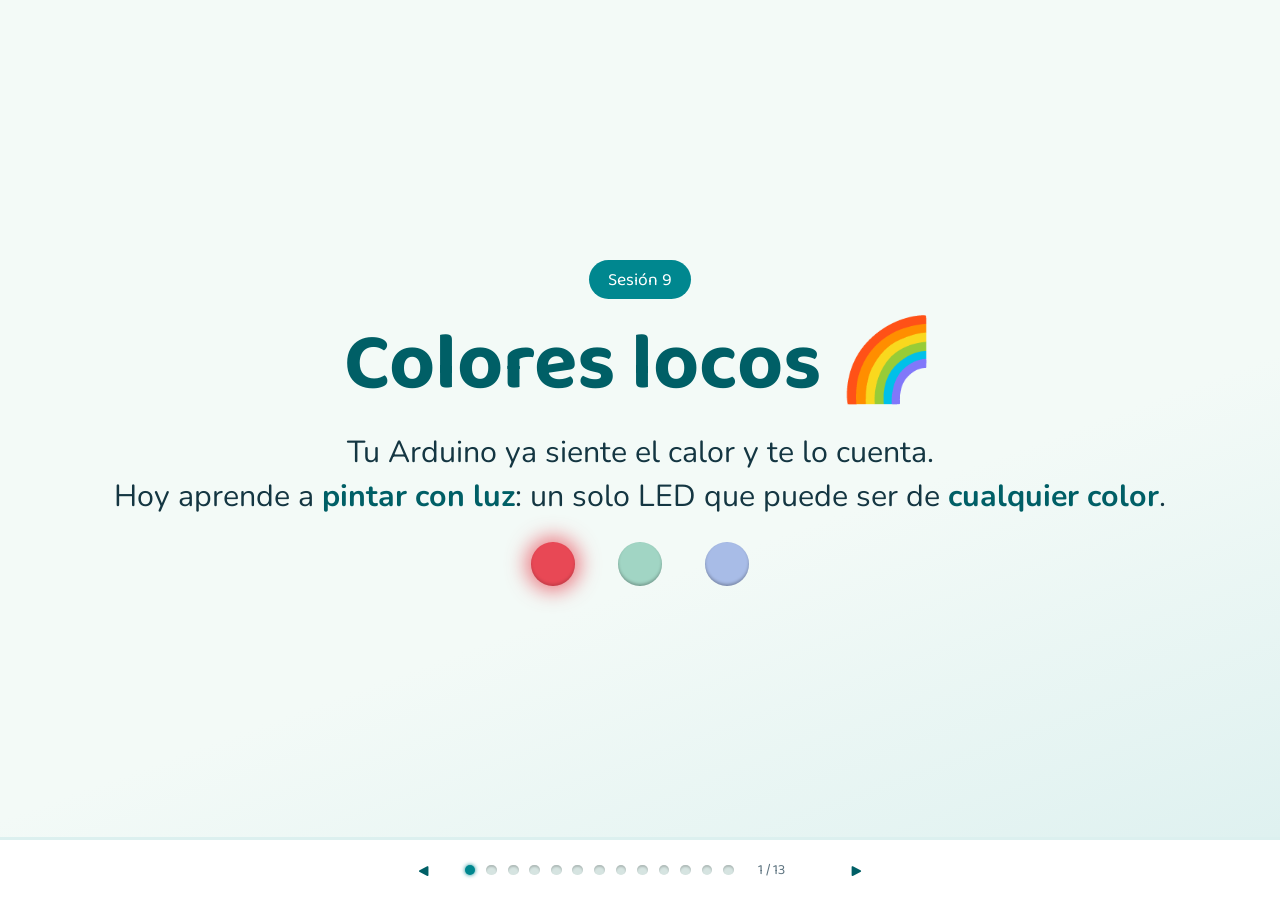
<file: slides/sesion-09.html>
<!DOCTYPE html>
<html lang="es">
<head>
<meta charset="utf-8">
<meta name="viewport" content="width=device-width, initial-scale=1">
<title>Sesión 9 · Colores locos: el LED RGB</title>
<link rel="preconnect" href="https://fonts.googleapis.com">
<link href="https://fonts.googleapis.com/css2?family=Baloo+2:wght@600;800&family=Nunito:wght@400;700;900&family=JetBrains+Mono:wght@400;700&display=swap" rel="stylesheet">
<link rel="stylesheet" href="assets/slides.css">
<style>
  .repaso .tarjeta { text-align: left; max-width: 22em; }
  .repaso ul { padding-left: 1.1em; display: grid; gap: .35em; }
</style>
</head>
<body>

<!-- 1 · Portada -->
<section class="slide portada">
  <span class="sesion-num">Sesión 9</span>
  <h1>Colores locos 🌈</h1>
  <p class="grande">Tu Arduino ya siente el calor y te lo cuenta.<br>Hoy aprende a <strong>pintar con luz</strong>: un solo LED que puede ser de <strong>cualquier color</strong>.</p>
  <div class="semaforo-vivo" aria-hidden="true">
    <span class="led" id="pled-r" style="--c:var(--rojo)"></span>
    <span class="led" id="pled-a" style="--c:var(--verde)"></span>
    <span class="led" id="pled-v" style="--c:#4C7CFF"></span>
  </div>
</section>

<!-- 2 · Repaso -->
<section class="slide">
  <p class="eyebrow">Antes de partir</p>
  <h2>Lo que ya sabemos 🧠</h2>
  <div class="fila repaso">
    <div class="tarjeta">
      <h3>🌡️ Sesión 8: el termómetro</h3>
      <ul>
        <li>El DHT11 es un sensor de <strong>temperatura y humedad</strong>; trae sus propios bloques</li>
        <li>«si / si no» uno dentro de otro: la pregunta <strong>encadenada</strong></li>
        <li>Las variables guardan números con coma, como 21.5</li>
        <li>Un <strong>umbral</strong> es la raya que decide qué hacer</li>
      </ul>
    </div>
    <div class="tarjeta">
      <h3>🧰 De antes, para hoy</h3>
      <ul>
        <li>El LED: actuador de luz, con su resistencia de 220 Ω (sesión 3)</li>
        <li>«contar» para ir de a uno… y el truco para bajar: 180 − ángulo (sesión 6)</li>
        <li>«asignar … del rango … al rango …»: traducir rangos (sesión 6)</li>
        <li>El murciélago mide <strong>distancia</strong> (sesión 7)</li>
      </ul>
    </div>
  </div>
  <p class="grande">Hoy <strong>pintamos con luz</strong>: un solo LED… de cualquier color 🌈</p>
</section>

<!-- 3 · El LED RGB -->
<section class="slide">
  <p class="eyebrow">El actuador de hoy</p>
  <h2>El LED RGB: tres LEDs en uno 🔴🟢🔵</h2>
  <div class="fila" style="align-items:center; gap:2em">
    <figure class="figura">
      <img src="../recursos/img/led-rgb.jpg" alt="LED RGB de 5 mm con sus cuatro patitas">
      <figcaption>Se ve blanco… ¡hasta que lo prendes! <span class="credito">Foto: Mister rf · CC BY-SA 4.0</span></figcaption>
    </figure>
    <div style="max-width:24em; text-align:left; display:flex; flex-direction:column; gap:.5em">
      <ul class="lista">
        <li>Adentro viven <strong>tres LEDs chiquitos</strong>: uno <strong>R</strong>ojo, uno <strong>G</strong>reen (verde) y uno <strong>B</strong>lue (azul). Por eso «RGB».<button class="sm" data-sm="rgb-ojos">?</button></li>
        <li>Tiene <strong>cuatro patitas</strong>: una por color… y una <strong>larga</strong>, la <strong>+</strong>, que comparten los tres.</li>
        <li>Si prendes los tres a la vez se <strong>mezclan</strong> y ves un solo color. ¡Así funcionan las pantallas!</li>
      </ul>
      <p class="nota">El de tu kit es de <strong>ánodo común</strong>: la patita larga va a <strong>5V</strong> y cada color lleva su resistencia de 220 Ω, como el LED de la sesión 3. Y se prende <strong>al revés</strong>… ya verás cómo lo arreglamos. 🙃<button class="sm" data-sm="anodo">?</button></p>
    </div>
  </div>
</section>

<!-- 4 · Mezclar luz -->
<section class="slide">
  <p class="eyebrow">Pintar con luz</p>
  <h2>La receta de cada color 🎨</h2>
  <div class="tuto">
    <div class="mezcla-caja">
      <div class="mezcla-luz" id="mz-luz"></div>
      <div class="mezcla-sliders">
        <label>🔴 <input type="range" id="mz-r" min="0" max="255" value="255"> <strong id="mz-rv">255</strong></label>
        <label>🟢 <input type="range" id="mz-g" min="0" max="255" value="120"> <strong id="mz-gv">120</strong></label>
        <label>🔵 <input type="range" id="mz-b" min="0" max="255" value="0"> <strong id="mz-bv">0</strong></label>
      </div>
    </div>
    <aside class="tuto-panel">
      <p class="tuto-num">Recetas listas</p>
      <div class="fila" style="gap:.4em">
        <button class="boton secundario chip" data-rgb="255,120,0">🍊</button>
        <button class="boton secundario chip" data-rgb="150,0,255">💜</button>
        <button class="boton secundario chip" data-rgb="0,200,255">🩵</button>
        <button class="boton secundario chip" data-rgb="255,60,120">🩷</button>
        <button class="boton secundario chip" data-rgb="255,255,0">💛</button>
        <button class="boton secundario chip" data-rgb="255,255,255">⬜</button>
      </div>
      <p class="tuto-num">La receta en bloques</p>
      <div class="pila" style="font-size:.9rem">
        <span class="bloque misbloques">color <span class="valor" id="mz-cr">255</span> <span class="valor" id="mz-cg">120</span> <span class="valor" id="mz-cb">0</span></span>
      </div>
      <p class="nota" style="margin:0">«color» es un bloque que vas a crear tú en un ratito. 🧩</p>
      <p class="nota">Cada color va del <strong>0</strong> (apagado) al <strong>255</strong> (a todo). ¿Rojo + verde? Con luz da <strong>amarillo</strong>, no café.<button class="sm" data-sm="luz-pintura">?</button></p>
    </aside>
  </div>
</section>

<!-- 5 · Medio encendido -->
<section class="slide slide-concepto">
  <p class="eyebrow">Una idea nueva de programación</p>
  <h2>Medio encendido: el bloque «fijar pin» ✨</h2>
  <p class="grande" style="max-width:36em">«encender LED» y «apagar LED» solo saben <strong>prendido</strong> o <strong>apagado</strong>. Para un LED «a medias» el cerebrito hace trampa: lo <strong>prende y apaga tan rápido</strong> que tu ojo ve un promedio.</p>
  <div class="tuto" style="align-items:center">
    <div class="pwm-caja">
      <svg viewBox="0 0 400 110" class="pwm-svg" aria-label="Pulsos de encendido y apagado">
        <line x1="8" y1="92" x2="392" y2="92" stroke="#B0BEC5" stroke-width="3"/>
        <g id="pwm-pulsos" fill="var(--teal)"></g>
        <text x="200" y="108" text-anchor="middle" font-size="11" fill="#5E7480" font-family="Nunito, sans-serif">← una milésima de segundo →</text>
      </svg>
      <input type="range" id="pwm-v" min="0" max="255" value="128" aria-label="Brillo">
    </div>
    <aside class="tuto-panel" style="align-items:center">
      <span class="pwm-led" id="pwm-led"></span>
      <span class="bloque avanzado" style="font-size:1rem">fijar pin <span class="valor">6</span> en <span class="valor" id="pwm-num">128</span></span>
      <p class="nota" id="pwm-txt" style="margin:0">Mitad del tiempo prendido: brilla a la mitad.</p>
    </aside>
  </div>
  <p class="nota">Está en la categoría <strong>Avanzado</strong> y recibe un número del <strong>0</strong> al <strong>255</strong>. Solo los pines con <strong>~</strong> saben hacer este truco (3, 5, 6, 9, 10 y 11). Se llama <strong>PWM</strong>.<button class="sm" data-sm="pwm">?</button></p>
</section>

<!-- 6 · Tu propio bloque -->
<section class="slide slide-concepto">
  <p class="eyebrow">Una idea nueva de programación</p>
  <h2>Tu propio bloque: «color» 🧩</h2>
  <div class="tuto">
    <div style="display:flex; flex-direction:column; gap:.8em; align-items:center">
      <div class="fila" style="gap:1.2em; align-items:flex-start; justify-content:center">
        <div class="pila" style="font-size:clamp(.9rem, 2.4vh, 1.15rem)">
          <span class="bloque misbloques definir">definir color <span class="entrada">r</span> <span class="entrada">g</span> <span class="entrada">b</span></span>
          <span class="bloque avanzado">fijar pin <span class="valor">6</span> en <span class="bloque operadores"><span class="valor">255</span> − <span class="entrada">r</span></span></span>
          <span class="bloque avanzado">fijar pin <span class="valor">5</span> en <span class="bloque operadores"><span class="valor">255</span> − <span class="entrada">g</span></span></span>
          <span class="bloque avanzado">fijar pin <span class="valor">3</span> en <span class="bloque operadores"><span class="valor">255</span> − <span class="entrada">b</span></span></span>
        </div>
        <div class="pila" style="font-size:clamp(.9rem, 2.4vh, 1.15rem)">
          <span class="bloque avanzado">comentario <span class="valor">naranjo</span></span>
          <span class="bloque misbloques">color <span class="valor">255</span> <span class="valor">120</span> <span class="valor">0</span></span>
          <span class="bloque">esperar <span class="valor">1</span> segundos</span>
        </div>
      </div>
      <div class="fila" style="gap:.5em; justify-content:center">
        <span class="anat"><strong>definir color</strong><br>lo que hace tu bloque;<br>r, g y b son sus entradas</span>
        <span class="anat"><strong>color 255 120 0</strong><br>un solo bloque<br>por color</span>
        <span class="anat"><strong>comentario</strong><br>una etiqueta para ti:<br>el Arduino no la lee</span>
      </div>
      <p class="nota" style="max-width:30em; margin:0">¿Por qué <strong>255 − r</strong>? Tu LED se prende <strong>al revés</strong>: con 0 brilla a todo y con 255 se apaga. La resta lo da vuelta, y afuera del bloque piensas al derecho.<button class="sm" data-sm="anodo">?</button></p>
    </div>
    <aside class="tuto-panel">
      <p class="tuto-num">Cómo se crea</p>
      <ol class="tuto-texto" style="padding-left:1.2em; margin:0; display:grid; gap:.3em">
        <li>En <strong>Mis bloques</strong>, toca «Crear un bloque».</li>
        <li>Nombre: <strong>color</strong>. Agrega tres entradas de número: <strong>r</strong>, <strong>g</strong> y <strong>b</strong>.</li>
        <li>Bajo «definir color», tres «fijar pin» con <strong>255 −</strong> (Operadores). Arrastra <strong>r</strong>, <strong>g</strong> y <strong>b</strong> desde el sombrero.</li>
      </ol>
      <button class="boton secundario" data-sm="mezcla" style="font-size:.9rem; padding:.4em .9em">📋 Las seis recetas</button>
      <p class="nota">En C++, tu bloque es una <strong>función</strong>.<button class="sm" data-sm="funcion">?</button></p>
    </aside>
  </div>
</section>

<!-- 7 · Conexión -->
<section class="slide">
  <p class="eyebrow">¡Manos a la obra!</p>
  <h2>Los cuatro cables del LED RGB 🔌</h2>
  <div class="tuto">
    <div class="proto-caja">
      <svg viewBox="0 0 620 300" aria-label="LED RGB de ánodo común conectado al Arduino: tres colores con su resistencia y la patita larga a 5V">
        <rect x="20" y="30" width="150" height="240" rx="12" fill="#00878F"/>
        <text x="95" y="60" text-anchor="middle" fill="#fff" font-family="monospace" font-size="15">ARDUINO</text>
        <rect x="32" y="78" width="126" height="26" rx="4" fill="#143642"/>
        <text x="95" y="96" text-anchor="middle" fill="#fff" font-family="monospace" font-size="13">pin 6 ~</text>
        <rect x="32" y="126" width="126" height="26" rx="4" fill="#143642"/>
        <text x="95" y="144" text-anchor="middle" fill="#fff" font-family="monospace" font-size="13">pin 5 ~</text>
        <rect x="32" y="174" width="126" height="26" rx="4" fill="#143642"/>
        <text x="95" y="192" text-anchor="middle" fill="#fff" font-family="monospace" font-size="13">pin 3 ~</text>
        <rect x="32" y="222" width="126" height="26" rx="4" fill="#143642"/>
        <text x="95" y="240" text-anchor="middle" fill="#fff" font-family="monospace" font-size="13">5V</text>

        <text x="530" y="44" text-anchor="middle" font-size="14" fill="#5E7480" font-family="Nunito, sans-serif" font-weight="700">LED RGB</text>
        <g stroke="#90A4AE" stroke-width="5" stroke-linecap="round" fill="none">
          <polyline points="404,91 470,91 512,150"/>
          <polyline points="404,139 470,139 512,158"/>
          <polyline points="404,187 470,187 512,166"/>
          <polyline points="404,235 470,235 512,174"/>
        </g>
        <g font-size="13" fill="#5E7480" font-family="monospace" font-weight="700">
          <text x="440" y="84">R</text>
          <text x="440" y="132">G</text>
          <text x="440" y="180">B</text>
          <text x="440" y="228" fill="#E84855">+ larga</text>
        </g>
        <path d="M512 128 V 196 H 538 A 34 34 0 0 0 538 128 Z" fill="#ECEFF1" stroke="#90A4AE" stroke-width="4"/>
        <circle cx="536" cy="150" r="7" fill="#E84855"/>
        <circle cx="554" cy="162" r="7" fill="#46B450"/>
        <circle cx="536" cy="174" r="7" fill="#4C7CFF"/>

        <path class="cable-w" d="M164 91 L 400 91" stroke="#FB8C00"/>
        <path class="cable-w" d="M164 139 L 400 139" stroke="#46B450"/>
        <path class="cable-w" d="M164 187 L 400 187" stroke="#4C7CFF"/>
        <path class="cable-w" d="M164 235 L 400 235" stroke="#E84855"/>
        <g stroke="#8D6E63" stroke-width="2">
          <rect x="262" y="81" width="40" height="20" rx="5" fill="#D7B899"/>
          <rect x="262" y="129" width="40" height="20" rx="5" fill="#D7B899"/>
          <rect x="262" y="177" width="40" height="20" rx="5" fill="#D7B899"/>
        </g>
        <g>
          <rect x="270" y="81" width="5" height="20" fill="#D32F2F"/><rect x="279" y="81" width="5" height="20" fill="#D32F2F"/><rect x="288" y="81" width="5" height="20" fill="#795548"/>
          <rect x="270" y="129" width="5" height="20" fill="#D32F2F"/><rect x="279" y="129" width="5" height="20" fill="#D32F2F"/><rect x="288" y="129" width="5" height="20" fill="#795548"/>
          <rect x="270" y="177" width="5" height="20" fill="#D32F2F"/><rect x="279" y="177" width="5" height="20" fill="#D32F2F"/><rect x="288" y="177" width="5" height="20" fill="#795548"/>
        </g>
        <text x="282" y="118" text-anchor="middle" font-size="12" fill="#5E7480" font-family="Nunito, sans-serif">220 Ω</text>
      </svg>
    </div>
    <aside class="tuto-panel">
      <p class="tuto-num">Regla de colores</p>
      <p class="tuto-texto">
      🟠 <strong>R → pin 6</strong>: cuánto rojo.<br>
      🟢 <strong>G → pin 5</strong>: cuánto verde.<br>
      🔵 <strong>B → pin 3</strong>: cuánto azul.<br>
      🔴 <strong>+ → 5V</strong>: la patita larga.</p>
      <p class="nota">Cada color, con su <strong>220 Ω</strong>. La energía entra por la patita larga y sale por el pin de cada color: los tres tienen <strong>~</strong>, saben hacer «medio encendido».</p>
    </aside>
  </div>
</section>

<!-- 8 · Práctica: la respiración -->
<section class="slide">
  <p class="eyebrow">Práctica 1</p>
  <h2>La respiración 🫁</h2>
  <div class="tuto">
    <div class="bloques-caja" style="flex:none; max-height:54vh">
      <img class="bloques" src="../recursos/img/bloques/sesion-09/respiracion.png" alt="Bloques de la respiración: al iniciar; por siempre: comentario inhala: sube el brillo; contar brillo de 0 a 255: color brillo 0 0, esperar 0.005 segundos; comentario exhala: lo baja; contar brillo de 0 a 255: color 255 menos brillo 0 0, esperar 0.005 segundos. Al lado, definir color r g b">
    </div>
    <aside class="tuto-panel" style="align-items:center">
      <p class="tuto-num">Pruébala tú</p>
      <p class="tuto-texto" id="resp-txt" style="min-height:3em">«contar» (el de la sesión 6) sube el brillo de 0 a 255 pasito a pasito… y otro «contar» lo baja. El LED parece respirar.</p>
      <span class="pwm-led" id="resp-led"></span>
      <p class="lectura">rojo = <strong id="resp-val">0</strong></p>
      <button class="boton" id="resp-btn">▶ Respirar</button>
      <button class="sm-grande" data-sm="sesion-09/respiracion">👀 Ver el código</button>
    </aside>
  </div>
  <p class="nota">«contar» solo sabe subir: para bajar, el rojo va en <span class="bloque operadores"><span class="valor">255</span> − <span class="bloque variables">brillo</span></span>. ¡El truco del servo de la sesión 6! Proyecto: <code>sketches/sesion-09/respiracion/respiracion.bloquino</code></p>
</section>

<!-- 9 · Práctica: la rueda de colores -->
<section class="slide">
  <p class="eyebrow">Práctica 2</p>
  <h2>La rueda de colores con la perilla 🎛️🌈</h2>
  <span class="bloque misbloques" style="font-size:.8rem">rueda <span class="bloque operadores">asignar <span class="bloque avanzado">leer pin analógico <span class="valor">A0</span></span> del rango <span class="valor">0</span> - <span class="valor">1023</span> al rango <span class="valor">0</span> - <span class="valor">255</span></span></span>
  <div class="tuto">
    <div class="tarjeta rueda-pasos">
      <p><strong>1️⃣ Leer la perilla.</strong> «leer pin analógico A0» da un número de 0 a 1023; «asignar» lo traduce de 0 a 255 y se lo pasa al bloque <strong>rueda</strong>.</p>
      <p><strong>2️⃣ La rueda.</strong> Otro bloque tuyo, como «color»: <strong>«definir rueda (pos)»</strong>, con una entrada <strong>pos</strong>. Adentro, dos «si / si no», uno dentro del otro, miran <strong>pos</strong>, eligen el tramo del arcoíris que le toca y le pasan su mezcla a <span class="bloque misbloques" style="font-size:.8em; padding:.15em .6em">color</span>.<button class="sm" data-sm="rueda-como">?</button></p>
    </div>
    <aside class="tuto-panel" style="align-items:center">
      <div style="display:flex; align-items:center; gap:.8em">
        <svg viewBox="0 0 160 160" style="width:min(30vw,90px)" aria-label="Perilla">
          <circle cx="80" cy="80" r="58" fill="#ECEFF1" stroke="#90A4AE" stroke-width="5"/>
          <g id="rueda-perilla" style="transform-origin:80px 80px"><rect x="75" y="26" width="10" height="34" rx="5" fill="#37474F"/></g>
          <circle cx="80" cy="80" r="14" fill="#607D8B"/>
        </svg>
        <span style="font-size:1.6em">➡️</span>
        <span class="pwm-led" id="rueda-led"></span>
      </div>
      <input type="range" id="rueda-pot" min="0" max="1023" value="0" style="width:100%" aria-label="Giro de la perilla">
      <p class="lectura">pos = <strong id="rueda-pos">0</strong> → color <strong id="rueda-col">255 · 0 · 0</strong></p>
      <div class="fila" style="gap:.5em">
        <button class="boton secundario" data-sm="rueda-circuito" style="font-size:.85rem; padding:.35em .8em">🔧 circuito</button>
        <button class="boton secundario" data-sm="rueda-codigo" style="font-size:.85rem; padding:.35em .8em">📋 programa</button>
      </div>
    </aside>
  </div>
  <p class="nota">Gira la perilla despacio: el LED recorre <strong>todo el arcoíris</strong>. Proyecto: <code>sketches/sesion-09/rueda_perilla/rueda_perilla.bloquino</code></p>
</section>

<!-- 10 · Proyecto: la lámpara de humor -->
<section class="slide">
  <p class="eyebrow">⭐ Proyecto de la sesión</p>
  <h2>La lámpara de humor 🪔</h2>
  <p class="grande">Saca la perilla y pon al <strong>murciélago</strong>: la lámpara cambia de color según lo <strong>cerca</strong> que esté tu mano.</p>
  <div style="display:flex; flex-direction:column; gap:.4em; width:min(92vw,680px)">
    <div class="check" tabindex="0"><span class="caja"></span><span class="txt">Armar el LED RGB y el HC-SR04 en la protoboard <button class="sm" data-sm="p-circuito">?</button></span></div>
    <div class="check" tabindex="0"><span class="caja"></span><span class="txt">Armar los bloques y probarlos con <strong>Iniciar simulación</strong>: la distancia manda a la rueda <button class="sm" data-sm="p-codigo">?</button></span></div>
    <div class="check" tabindex="0"><span class="caja"></span><span class="txt"><strong>Cargar a la placa</strong> y probar: mano pegada = rojo 🔴, a medio camino = verde 🟢, lejos = azul 🔵</span></div>
    <div class="check" tabindex="0"><span class="caja"></span><span class="txt">Decorar: tápalo con un vaso plástico o papel blanco para que la luz se <strong>esparza</strong> 🥤</span></div>
  </div>
  <p class="nota">El papel o el vaso es el <strong>difusor</strong>: el mismo truco de las lámparas de verdad para que no se vea el puntito del LED.</p>
</section>

<!-- 11 · Reto -->
<section class="slide">
  <div class="reto">
    <p class="eyebrow">⭐ Reto de la sesión</p>
    <h2>Elige tu aventura 🎯</h2>
    <ul class="lista">
      <li>Nivel 1: la lámpara <strong>respira</strong> en tu color favorito (los dos «contar» de la práctica 1, con tu receta)</li>
      <li>Nivel 2: <strong>modo fiesta</strong> 🎉 — cada medio segundo un color al azar: cada entrada de <span class="bloque misbloques">color</span> con un <span class="bloque operadores">número al azar entre <span class="valor">0</span> y <span class="valor">255</span></span></li>
      <li>Nivel experto: el <strong>arcoíris automático</strong> — que <strong>pos</strong> suba solito con <span class="bloque variables">cambiar <span class="valor">pos</span> por <span class="valor">1</span></span> y vuelva a 0 al pasar de 255</li>
    </ul>
  </div>
  <button class="sm-grande" data-sm="reto-sol">🔓 ¿Te trabaste? La solución (¡después de intentarlo!)</button>
  <p class="nota">Demo del profe: un <strong>aro de LEDs</strong> donde cada lucecita es un LED RGB con su propio cerebrito.<button class="sm" data-sm="neopixel">?</button></p>
</section>

<!-- 12 · Quiz -->
<section class="slide">
  <p class="eyebrow">Duelo de cerebritos</p>
  <h2>¿Cuánto aprendiste? Toca para voltear</h2>
  <div class="fila">
    <div class="quiz" tabindex="0"><div class="quiz-caras">
      <div class="quiz-cara quiz-frente">¿Qué tres colores viven dentro del LED RGB?</div>
      <div class="quiz-cara quiz-atras">Rojo, verde y azul: Red, Green, Blue 🔴🟢🔵</div>
    </div></div>
    <div class="quiz" tabindex="0"><div class="quiz-caras">
      <div class="quiz-cara quiz-frente">¿Qué hace «fijar pin 6 en 128»?</div>
      <div class="quiz-cara quiz-atras">Prende el pin 6 «a la mitad»: lo prende y apaga rapidísimo ✨</div>
    </div></div>
    <div class="quiz" tabindex="0"><div class="quiz-caras">
      <div class="quiz-cara quiz-frente">¿Rojo + verde, con luz?</div>
      <div class="quiz-cara quiz-atras">¡Amarillo! La luz se suma, no se ensucia como la témpera 💛</div>
    </div></div>
    <div class="quiz" tabindex="0"><div class="quiz-caras">
      <div class="quiz-cara quiz-frente">«contar» solo sube: ¿cómo bajas el brillo?</div>
      <div class="quiz-cara quiz-atras">Fijando el pin en 255 − brillo: cuando brillo sube, eso baja 🔽</div>
    </div></div>
    <div class="quiz" tabindex="0"><div class="quiz-caras">
      <div class="quiz-cara quiz-frente">¿Por qué tu bloque «color» hace 255 − r?</div>
      <div class="quiz-cara quiz-atras">Porque tu LED es de ánodo común y se prende al revés: la resta lo da vuelta 🙃</div>
    </div></div>
  </div>
</section>

<!-- 13 · Cierre -->
<section class="slide portada">
  <p class="eyebrow">Lo lograste</p>
  <h1>¡Tu Arduino pinta con luz! 🎉</h1>
  <p class="grande">Hoy mezclaste colores, prendiste luces a medias…<br>y tu pieza tiene una <strong>lámpara de humor</strong> hecha por ti. 🪔</p>
  <div class="tarjeta" style="max-width:24em">
    <h3>Próxima sesión 🚂</h3>
    <p>El <strong>gran proyecto final</strong>: un paso a nivel de tren con luces, alarma y barrera. ¡Todo lo que aprendiste, junto!</p>
  </div>
  <div class="semaforo-vivo" aria-hidden="true">
    <span class="led on" style="--c:var(--verde)"></span>
  </div>
</section>

<style>
  /* ---------- 3 · mezclar luz ---------- */
  .mezcla-caja { display: flex; flex-direction: column; align-items: center; gap: .8em; flex: 1 1 22em; max-width: 26em; }
  .mezcla-luz {
    width: min(50vw, 190px); height: min(50vw, 190px); border-radius: 50%;
    background: rgb(255, 120, 0); box-shadow: 0 0 60px 20px rgba(255, 120, 0, .55);
    transition: background .1s, box-shadow .1s;
  }
  .mezcla-sliders { display: flex; flex-direction: column; gap: .2em; }
  .mezcla-sliders label { display: flex; align-items: center; gap: .5em; font-size: 1.1rem; }
  .mezcla-sliders input { width: min(50vw, 260px); }
  .mezcla-sliders strong { font-family: var(--f-codigo); width: 2.4em; text-align: right; }
  .chip { padding: .3em .55em; font-size: 1.1rem; }

  /* ---------- 4 · PWM / LED de brillo variable ---------- */
  .pwm-caja { display: flex; flex-direction: column; align-items: center; gap: .3em; flex: 1 1 24em; max-width: 30em; }
  .pwm-svg { width: 100%; }
  .pwm-led {
    display: inline-block; width: 4em; height: 4em; border-radius: 50%;
    background: rgb(var(--rgb, 232, 72, 85)); border: 4px solid rgba(0,0,0,.15);
    box-shadow: 0 0 40px 10px rgba(var(--rgb, 232, 72, 85), var(--glow, .5));
    opacity: calc(.15 + var(--nivel, .5) * .85);
    transition: opacity .05s, background .1s, box-shadow .1s;
  }
  .lectura { font-size: .9rem !important; color: var(--gris); }
  .lectura strong { font-family: var(--f-codigo); color: var(--teal-osc); }

  /* ---------- bloques: categorías que slides.css no trae ---------- */
  .pila { display: flex; flex-direction: column; align-items: flex-start; gap: 3px; }
  .rueda-pasos { max-width: 26em; text-align: left; display: flex; flex-direction: column; gap: .6em; }
  /* popups con bloques de más de 900 px de ancho: a tamaño natural */
  dialog.saber-mas:has(img.ancha) { max-width: min(96vw, 64em); }

  .proto-caja { flex: 1 1 30em; max-width: min(92vw, 40em); }
  .proto-caja svg { width: 100%; }
  .cable-w { fill: none; stroke-width: 7; stroke-linecap: round; }
</style>

<script src="assets/slides.js"></script>
<script src="assets/codigo.js"></script>
<script>
  const pleds = ["pled-r", "pled-a", "pled-v"].map(id => document.getElementById(id));
  let pi = 0;
  setInterval(() => {
    pleds.forEach((l, i) => l.classList.toggle("on", i === pi));
    pi = (pi + 1) % 3;
  }, 700);

  /* la rueda de colores: la misma cuenta que los bloques (pos 0-255 → r,g,b) */
  function rueda(pos) {
    if (pos < 85) return [255 - pos * 3, pos * 3, 0];
    if (pos < 170) { pos -= 85; return [0, 255 - pos * 3, pos * 3]; }
    pos -= 170; return [pos * 3, 0, 255 - pos * 3];
  }
  function pintarLed(el, r, g, b, nivel) {
    el.style.setProperty("--rgb", r + "," + g + "," + b);
    el.style.setProperty("--nivel", nivel);
    el.style.setProperty("--glow", (nivel * .6).toFixed(2));
  }

  /* ---- 3 · mezclar luz ---- */
  (function () {
    const $ = id => document.getElementById(id);
    function pintar() {
      const r = +$("mz-r").value, g = +$("mz-g").value, b = +$("mz-b").value;
      $("mz-rv").textContent = $("mz-cr").textContent = r;
      $("mz-gv").textContent = $("mz-cg").textContent = g;
      $("mz-bv").textContent = $("mz-cb").textContent = b;
      $("mz-luz").style.background = `rgb(${r},${g},${b})`;
      $("mz-luz").style.boxShadow = `0 0 60px 20px rgba(${r},${g},${b},.55)`;
    }
    ["mz-r", "mz-g", "mz-b"].forEach(id => $(id).addEventListener("input", pintar));
    document.querySelectorAll("[data-rgb]").forEach(btn => btn.addEventListener("click", () => {
      const [r, g, b] = btn.dataset.rgb.split(",");
      $("mz-r").value = r; $("mz-g").value = g; $("mz-b").value = b;
      pintar();
    }));
    pintar();
  })();

  /* ---- 4 · medio encendido ---- */
  (function () {
    const $ = id => document.getElementById(id);
    function pintar(v) {
      const duty = v / 255;
      let s = "";
      for (let k = 0; k < 6; k++) {
        const x = 8 + k * 64, w = Math.max(0, 60 * duty);
        s += `<rect x='${x}' y='22' width='${w}' height='70' rx='2'/>`;
      }
      $("pwm-pulsos").innerHTML = s;
      $("pwm-num").textContent = v;
      pintarLed($("pwm-led"), 232, 72, 85, duty);
      $("pwm-txt").textContent = v === 0 ? "Nunca prendido: apagado."
        : v === 255 ? "Siempre prendido: a todo brillo."
        : v < 100 ? "Poquito tiempo prendido: brilla poquito."
        : v < 160 ? "Mitad del tiempo prendido: brilla a la mitad."
        : "Casi siempre prendido: brilla casi a todo.";
    }
    $("pwm-v").addEventListener("input", e => pintar(+e.target.value));
    pintar(128);
  })();

  /* ---- 7 · la respiración ---- */
  (function () {
    const $ = id => document.getElementById(id);
    let corriendo = false;
    $("resp-btn").addEventListener("click", () => {
      if (corriendo) return;
      corriendo = true;
      let b = 0, dir = 1, vueltas = 0;
      const t = setInterval(() => {
        b += dir * 3;
        if (b >= 255) { b = 255; dir = -1; }
        if (b <= 0 && dir === -1) { b = 0; dir = 1; vueltas++; }
        $("resp-txt").textContent = dir === 1 ? "Inhala: el primer «contar» sube el brillo… 🫁" : "Exhala: el segundo «contar» le pasa al rojo 255 − brillo, que va bajando… 😮‍💨";
        $("resp-val").textContent = b;
        pintarLed($("resp-led"), 232, 72, 85, b / 255);
        if (vueltas === 2) {
          clearInterval(t); corriendo = false;
          $("resp-txt").textContent = "Dos respiraciones. En el Arduino de verdad no para nunca: es el «por siempre».";
          $("resp-btn").textContent = "▶ Respirar de nuevo";
        }
      }, 16);
    });
    pintarLed($("resp-led"), 232, 72, 85, 0);
  })();

  /* ---- 8 · la rueda con la perilla ---- */
  (function () {
    const $ = id => document.getElementById(id);
    function pintar(v) {
      const pos = Math.floor(v / 4), [r, g, b] = rueda(pos);
      $("rueda-perilla").style.transform = "rotate(" + (v / 1023 * 270 - 135) + "deg)";
      $("rueda-pos").textContent = pos;
      $("rueda-col").textContent = `${r} · ${g} · ${b}`;
      pintarLed($("rueda-led"), r, g, b, 1);
    }
    $("rueda-pot").addEventListener("input", e => pintar(+e.target.value));
    pintar(0);
  })();

  document.querySelectorAll(".quiz").forEach(q => {
    const voltear = () => q.classList.toggle("volteada");
    q.addEventListener("click", voltear);
    q.addEventListener("keydown", e => { if (e.key === "Enter" || e.key === " ") { voltear(); e.preventDefault(); } });
  });

  /* LED RGB de ánodo común parado arriba del canal, como en Bloquino, en el
     tablero de (150, 90): patitas R + G B en las columnas 1 a 4 con las puntas
     en la fila c; cada color con su 220 Ω cruzando el canal (filas e → f) y
     la + con un cablecito rojo al otro lado y otro al riel + de abajo. */
  const cable = (d, color) => `<path d='${d}' fill='none' stroke='${color}' stroke-width='6' stroke-linecap='round'/>`;
  function ledRgbSVG() {
    const x = 204, cx = x + 39;
    let s = `<g stroke='#9aa7ad' stroke-width='4' stroke-linecap='round' fill='none'>`;
    for (let k = 0; k < 4; k++) s += `<polyline points='${cx - 12 + 8 * k},180 ${x + 26 * k},200 ${x + 26 * k},210'/>`;
    s += `</g><path d='M${cx - 16} 180 V 160 A 16 16 0 0 1 ${cx + 16} 160 V 180 Z' fill='#ECEFF1' stroke='#90A4AE' stroke-width='3'/>`;
    s += `<circle cx='${cx - 6}' cy='160' r='4' fill='#E84855'/><circle cx='${cx + 6}' cy='160' r='4' fill='#46B450'/><circle cx='${cx}' cy='171' r='4' fill='#4C7CFF'/>`;
    ["R", "+", "G", "B"].forEach((t, k) => s += `<text x='${x + 26 * k + 13}' y='207' text-anchor='middle' font-size='11' font-weight='700' fill='${k === 1 ? "#E84855" : "#5E7480"}' font-family='monospace'>${t}</text>`);
    for (const k of [0, 2, 3]) {
      const rx = x + 26 * k;
      s += `<line x1='${rx}' y1='242' x2='${rx}' y2='284' stroke='#9aa7ad' stroke-width='4'/><rect x='${rx - 6}' y='249' width='12' height='28' rx='3' fill='#D7B899' stroke='#8D6E63' stroke-width='2'/>`
        + `<rect x='${rx - 6}' y='254' width='12' height='4' fill='#D32F2F'/><rect x='${rx - 6}' y='261' width='12' height='4' fill='#D32F2F'/><rect x='${rx - 6}' y='268' width='12' height='4' fill='#795548'/>`;
    }
    return s + cable(`M${x + 26} 242 L ${x + 26} 284`, "#E84855") + cable(`M${x + 26} 348 L ${x + 26} 406`, "#E84855");
  }
  /* Cables del Arduino al LED RGB (a la mitad de abajo, filas g, h, i), del
     5V al riel + de arriba, de ahí por el costado al de abajo, y del GND al
     riel − de abajo. */
  const RGB_CABLES = (y5v, y6, y5, y3, yGnd) =>
    cable(`M128 ${y6} L 174 ${y6} Q 184 ${y6} 184 ${y6 + 10} L 184 290 Q 184 300 194 300 L 204 300`, "#FB8C00")
    + cable(`M128 ${y5} L 162 ${y5} Q 172 ${y5} 172 ${y5 + 10} L 172 306 Q 172 316 182 316 L 256 316`, "#46B450")
    + cable(`M128 ${y3} L 150 ${y3} Q 160 ${y3} 160 ${y3 + 10} L 160 322 Q 160 332 170 332 L 282 332`, "#4C7CFF")
    + cable(`M128 ${y5v} C 150 ${y5v}, 160 116, 178 116`, "#E84855")
    + cable("M568 116 C 640 116, 640 406, 568 406", "#E84855")
    + cable(`M128 ${yGnd} L 136 ${yGnd} Q 146 ${yGnd} 146 ${yGnd + 10} L 146 378 Q 146 388 156 388 L 178 388`, "#37474F");

  saberMas({
    "reto-sol": {
      t: "Las soluciones: la lámpara 🌈",
      d: "<p class='aviso'>🔒 <strong>Recuerda hacer el desafío primero.</strong> Pelear un rato con el problema es donde más se aprende: esto es para comparar tu solución… o para destrabarte si llevas mucho rato. 💪</p><p>En las tres, cada color es un bloque «color» (el que creaste en la práctica), y el arcoíris usa el bloque «rueda» de la práctica 2.</p><p><strong>🫁 Nivel 1: respira en tu color.</strong> La receta del morado es (150, 0, 255). El azul sigue al <strong>brillo</strong>; el rojo llega solo hasta 150, así que «asignar» lo traduce de 0-255 a 0-150. El verde queda en 0.</p><img class='bloques ancha' src='../recursos/img/bloques/sesion-09/respira_color.png' alt='Bloques de respira_color: por siempre, contar brillo de 0 a 255 con color (asignar brillo del rango 0-255 al rango 0-150) (0) (brillo), esperar 0.005 segundos; luego lo mismo con 255 menos brillo. Al lado, definir color r g b con fijar pin 6, 5 y 3 en 255 menos r, g y b'><button class='sm-grande' data-sm='sesion-09/respira_color'>👀 Ver el código</button><p><strong>🎉 Nivel 2: modo fiesta.</strong> Cada entrada de «color» con su propio número al azar entre 0 y 255, y medio segundo de espera.</p><img class='bloques' src='../recursos/img/bloques/sesion-09/fiesta.png' alt='Bloques de fiesta: por siempre, color con un número al azar entre 0 y 255 en cada entrada, esperar 0.5 segundos. Al lado, definir color r g b'><button class='sm-grande' data-sm='sesion-09/fiesta'>👀 Ver el código</button><p><strong>🌈 Nivel experto: arcoíris automático.</strong> El bloque «rueda» de la práctica 2, pero ya no recibe la perilla: recibe la variable <strong>giro</strong>. Después de la rueda, «cambiar giro por 1» la sube, y un «si giro &gt; 255» la devuelve a 0 para dar otra vuelta.</p><img class='bloques ancha' src='../recursos/img/bloques/sesion-09/arcoiris.png' alt='Bloques del arcoíris: por siempre, rueda con giro, cambiar giro por 1, si giro mayor que 255 fijar giro en 0, esperar 0.02 segundos. Al lado, definir rueda pos y definir color r g b'><button class='sm-grande' data-sm='sesion-09/arcoiris'>👀 Ver el código</button><p class='nota'>Proyectos: <code>sketches/sesion-09/respira_color</code>, <code>fiesta</code> y <code>arcoiris</code> (cada uno con su <code>.bloquino</code>).</p>"
    },
    mezcla: {
      t: "Las seis recetas 🎨",
      d: "<p>Seis colores, uno detrás de otro: cada uno con su <strong>comentario</strong>, su bloque «color» y un segundo de espera. Son las mismas recetas de los botones de «La receta de cada color». Al lado, «definir color»: lo que hace el bloque.</p><img class='bloques' src='../recursos/img/bloques/sesion-09/mezcla.png' alt='Bloques de mezcla: por siempre, seis colores (naranjo, morado, celeste, rosado, amarillo y blanco), cada uno con un comentario, color con su receta y esperar 1 segundos. Al lado, definir color r g b con fijar pin 6, 5 y 3 en 255 menos r, g y b'><p class='nota'>Proyecto: <code>sketches/sesion-09/mezcla/mezcla.bloquino</code></p><button class='sm-grande' data-sm='sesion-09/mezcla'>👀 Ver el código</button>"
    },
    anodo: {
      t: "¿Por qué al revés? El ánodo común 🙃",
      d: "<p>Tu LED RGB es de <strong>ánodo común</strong>: sus tres LEDs chiquitos comparten la patita larga, la <strong>+</strong>, que va a <strong>5V</strong>. La energía baja de esos 5V hacia el pin de cada color, como el agua que cae.</p><p>Si el pin está en <strong>0</strong>, la caída es grande y el color brilla <strong>a todo</strong>. Si está en <strong>255</strong> (5V), los dos lados quedan a la misma altura: no cae nada y el color se <strong>apaga</strong>. ¡Al revés de un LED normal!</p><p>Por eso tu bloque «color» escribe <strong>255 − r</strong>: si pides 255, el pin recibe 0 y brilla a todo; si pides 0, recibe 255 y se apaga. Afuera del bloque piensas al derecho, y el bloque hace la vuelta por ti. ¡Para eso sirve tener tu propio bloque! 🧩</p><p class='nota'>Hay LEDs RGB de <strong>cátodo común</strong> (la patita larga a GND) que se prenden al derecho: con ellos el bloque llevaría r, g y b solos.</p>"
    },
    "rgb-ojos": {
      t: "¿Por qué justo rojo, verde y azul? 👀",
      d: "<p>Porque así son <strong>tus ojos</strong>: adentro tienen tres tipos de sensores de color, y cada tipo se emociona con el rojo, el verde o el azul. Cualquier color que ves es una <strong>mezcla</strong> de cuánto se emociona cada uno.</p><p>Las pantallas del celular, la tele y el computador hacen exactamente esta trampa: millones de puntitos RGB diminutos. Acércate mucho a una pantalla y quizás los veas. 🔍</p>"
    },
    "luz-pintura": {
      t: "Luz y pintura no mezclan igual 🎨💡",
      d: "<p>Con <strong>témperas</strong>, mezclar quita luz: rojo + verde da un café oscuro, y todo junto da casi negro.</p><p>Con <strong>luces</strong>, mezclar <strong>suma</strong>: rojo + verde da <strong>amarillo</strong>, verde + azul da <strong>celeste</strong>, rojo + azul da <strong>morado</strong>… y los tres a todo dan <strong>blanco</strong>. ¡Por eso el LED apagado se ve blanquito y encendido es de cualquier color!</p>"
    },
    pwm: {
      t: "PWM: la trampa del medio encendido ✨",
      d: "<p>Son siglas en inglés: <strong>P</strong>ulse <strong>W</strong>idth <strong>M</strong>odulation, «modular el ancho del pulso». Suena difícil, pero es esto: el pin se prende y apaga unas <strong>500 veces por segundo</strong>, y lo que cambia es <strong>cuánto rato</strong> queda prendido en cada vuelta.</p><p>Tu ojo no alcanza a ver el parpadeo y ve un <strong>promedio</strong>: 255 es siempre prendido, 0 siempre apagado, 128 la mitad.</p><p>No todos los pines saben hacerlo: en el UNO son los que tienen una <strong>~</strong> dibujada al lado: 3, 5, 6, 9, 10 y 11.</p><p>En el C++ que escriben los bloques, «fijar pin 6 en 128» se escribe <code>analogWrite(6, 128)</code>.</p>"
    },
    funcion: {
      t: "En C++: tu bloque es una función 🪄",
      d: "<p>En C++, el texto que escriben los bloques, tu bloque «color» se llama <strong>función</strong>: un pedacito de programa con nombre propio. Lo que cuelga de «definir color» se escribe una sola vez…</p><pre class='codigo'>void color(float r, float g, float b) {\n  analogWrite(6, 255 - r);   // rojo\n  analogWrite(5, 255 - g);   // verde\n  analogWrite(3, 255 - b);   // azul\n}</pre><p>…y cada bloque «color 255 120 0» se escribe <code>color(255, 120, 0);</code> ¡y listo, naranjo! Lo que va entre paréntesis son sus <strong>ingredientes</strong>, las entradas r, g y b: cada vez que la llamas le pasas tres números y ella los usa adentro.</p><p><code>float</code> quiere decir «número»: el mismo tipo de las variables de los bloques.</p><p>Tus bloques ya viven dentro de funciones: lo de adentro de «por siempre» termina dentro de una función llamada <code>loop</code>, que <strong>el Arduino llama solo</strong>, una y otra vez.</p>"
    },
    "rueda-como": {
      t: "¿Cómo elige el color la rueda? 🌈",
      d: "<p>El arcoíris se recorre en <strong>tres tramos</strong>, y en cada uno un color baja mientras el siguiente sube. Los dos «si / si no» eligen el tramo según <strong>pos</strong>:</p><ul style='padding-left:1.2em; display:grid; gap:.4em'><li><strong>si pos &lt; 85</strong> → rojo → verde: color (255 − pos × 3) (pos × 3) (0).</li><li><strong>si no, si pos &lt; 170</strong> → verde → azul: primero <strong>tramo</strong> = pos − 85; color (0) (255 − tramo × 3) (tramo × 3).</li><li><strong>si no</strong> → azul → rojo: <strong>tramo</strong> = pos − 170; color (tramo × 3) (0) (255 − tramo × 3).</li></ul><p>La variable <strong>tramo</strong> cuenta cuántos pasos llevas dentro del tramo, partiendo de 0 (va en una variable porque una entrada como <strong>pos</strong> no se puede cambiar). El <strong>× 3</strong> es porque cada tramo dura 85 pasos y 85 × 3 ≈ 255: así cada color alcanza a llegar de 0 a «todo». Es la misma pregunta encadenada de los umbrales de la sesión 8, y cada tramo empieza con un comentario para encontrarlo rápido.</p>"
    },
    "rueda-circuito": {
      t: "La perilla y el LED RGB en la protoboard 🔧",
      d: "<svg viewBox='0 0 640 470' style='width:100%' aria-label='Perilla y LED RGB de ánodo común en la protoboard'>"
        + arduinoSVG({ x: 6, y: 10, pads: ["A0", "5V", "pin 6", "pin 5", "pin 3", "GND"] }).svg
        + protoboardSVG({ x: 150, y: 90 })
        + "<text x='386' y='82' text-anchor='middle' font-size='13' fill='#5E7480' font-family='Nunito, sans-serif' font-weight='700'>la perilla</text>"
        + "<line x1='360' y1='194' x2='360' y2='164' stroke='#9aa7ad' stroke-width='4'/><line x1='386' y1='194' x2='386' y2='164' stroke='#9aa7ad' stroke-width='4'/><line x1='412' y1='194' x2='412' y2='164' stroke='#9aa7ad' stroke-width='4'/>"
        + "<rect x='344' y='100' width='84' height='66' rx='8' fill='#1565C0'/><circle cx='386' cy='126' r='21' fill='#ECEFF1' stroke='#90A4AE' stroke-width='3'/><rect x='383' y='107' width='6' height='15' rx='3' fill='#37474F'/>"
        + "<text x='360' y='161' text-anchor='middle' font-size='9' fill='#fff' font-family='monospace'>5V</text><text x='386' y='161' text-anchor='middle' font-size='9' fill='#fff' font-family='monospace'>A0</text><text x='412' y='161' text-anchor='middle' font-size='9' fill='#fff' font-family='monospace'>GND</text>"
        + ledRgbSVG()
        + cable("M128 62 C 320 62, 300 226, 386 226", "#AB47BC")
        + cable("M360 242 L 360 406", "#E84855") + cable("M412 242 L 412 388", "#37474F")
        + RGB_CABLES(110, 158, 206, 254, 302)
        + "<text x='243' y='450' text-anchor='middle' font-size='13' fill='#5E7480' font-family='Nunito, sans-serif'>el LED RGB</text>"
        + "</svg><p>La perilla, igual que en la sesión 6: orillas al <strong>riel +</strong> y al <strong>riel −</strong>, la del medio a <strong>A0</strong>. El LED RGB se para arriba del canal con sus cuatro patitas en una fila. Cada color cruza el canal por su <strong>220 Ω</strong>, y al otro lado llega su cable (R → pin 6, G → pin 5, B → pin 3). La patita larga (<strong>+</strong>) cruza con un cablecito rojo y baja al <strong>riel +</strong>; el 5V llega al riel de arriba y da la vuelta por el costado.</p>"
    },
    "rueda-codigo": {
      t: "El programa completo 📋",
      d: "<p>Arriba, un solo bloque: <strong>rueda</strong>, con la perilla traducida de 0 a 255 en su entrada. Abajo, «definir rueda (pos)»: tres tramos, cada uno con su comentario y su bloque «color». Al lado va «definir color», el de la slide «Tu propio bloque». ¡Un bloque tuyo puede usar otro bloque tuyo!</p><img class='bloques ancha' src='../recursos/img/bloques/sesion-09/rueda_perilla.png' alt='Bloques de rueda_perilla: por siempre, rueda con asignar leer pin analógico A0 del rango 0-1023 al rango 0-255. Abajo, definir rueda pos: si pos menor que 85, rojo a verde; si no, si pos menor que 170, verde a azul; si no, azul a rojo; cada tramo con su bloque color. Al lado, definir color r g b con fijar pin 6, 5 y 3 en 255 menos r, g y b'><p class='nota'>Proyecto: <code>sketches/sesion-09/rueda_perilla/rueda_perilla.bloquino</code></p><button class='sm-grande' data-sm='sesion-09/rueda_perilla'>👀 Ver el código</button>"
    },
    "p-circuito": {
      t: "Así se ve armado completo 🔧",
      d: "<svg viewBox='0 0 640 470' style='width:100%' aria-label='HC-SR04 y LED RGB de ánodo común montados en la protoboard'>"
        + arduinoSVG({ x: 6, y: 10, pads: ["pin 10", "5V", "pin 9", "pin 6", "pin 5", "pin 3", "GND"] }).svg
        + protoboardSVG({ x: 150, y: 90 })
        + "<g stroke='#B0BEC5' stroke-width='5' stroke-linecap='round'><line x1='386' y1='142' x2='386' y2='178'/><line x1='412' y1='142' x2='412' y2='178'/><line x1='438' y1='142' x2='438' y2='178'/><line x1='464' y1='142' x2='464' y2='178'/></g>"
        + "<rect x='360' y='58' width='170' height='84' rx='8' fill='#1B2A4A'/><circle cx='402' cy='94' r='24' fill='#9FB4C8' stroke='#5E7480' stroke-width='4'/><circle cx='488' cy='94' r='24' fill='#9FB4C8' stroke='#5E7480' stroke-width='4'/><text x='445' y='98' text-anchor='middle' font-size='11' fill='#BBD3E6' font-family='monospace'>HC-SR04</text>"
        + "<text x='386' y='136' text-anchor='middle' font-size='9' fill='#9FB4C8' font-family='monospace'>VCC</text><text x='412' y='136' text-anchor='middle' font-size='9' fill='#9FB4C8' font-family='monospace'>TRIG</text><text x='438' y='136' text-anchor='middle' font-size='9' fill='#9FB4C8' font-family='monospace'>ECHO</text><text x='464' y='136' text-anchor='middle' font-size='9' fill='#9FB4C8' font-family='monospace'>GND</text>"
        + ledRgbSVG()
        + cable("M128 62 C 330 62, 340 210, 412 210", "#AB47BC")
        + cable("M128 158 L 186 158 Q 196 158 196 168 L 196 216 Q 196 226 206 226 L 438 226", "#F5B301")
        + cable("M386 242 L 386 406", "#E84855") + cable("M464 242 L 464 388", "#37474F")
        + RGB_CABLES(110, 206, 254, 302, 350)
        + "<text x='243' y='450' text-anchor='middle' font-size='13' fill='#5E7480' font-family='Nunito, sans-serif'>el LED RGB</text><text x='445' y='450' text-anchor='middle' font-size='13' fill='#5E7480' font-family='Nunito, sans-serif'>el murciélago, parado en la protoboard</text>"
        + "</svg><p>El murciélago igual que en la sesión 7: parado con sus 4 patitas en una fila, cables a la <strong>misma columna</strong> de cada una (VCC → 5V, TRIG → pin 10, ECHO → pin 9). VCC y GND bajan a los rieles. El LED RGB a la izquierda, igual que en la rueda: R → pin 6, G → pin 5, B → pin 3, cada uno con su 220 Ω, y la patita larga al <strong>riel +</strong>.</p>"
    },
    "p-codigo": {
      t: "El programa completo 📋",
      d: "<img class='bloques ancha' src='../recursos/img/bloques/sesion-09/lampara_humor.png' alt='Bloques de la lámpara de humor: por siempre, fijar distancia en restringir distancia en cm (disparo 10, eco 9) entre 5 y 50; rueda con asignar distancia del rango 5-50 al rango 0-255; esperar 0.03 segundos. Abajo, definir rueda pos y definir color r g b'><p>Piezas que ya conoces, pegadas: el bloque del murciélago <strong>distancia en cm</strong> (sesión 7), «asignar» (sesión 6) y la rueda de hoy. Solo cambió <strong>quién manda</strong>: antes la perilla, ahora la mano.</p><p>Y una nueva: <strong>«restringir … entre 5 y 50»</strong> recorta la distancia. Si es menos de 5 queda en 5, si es más de 50 queda en 50: así «asignar» siempre recibe un número de 5 a 50.</p><p class='nota'>¿Sin mano adelante? El murciélago no oye eco y da 400 cm, que queda en 50… ¡azul! 🔵</p><p class='nota'>Proyecto: <code>sketches/sesion-09/lampara_humor/lampara_humor.bloquino</code></p><button class='sm-grande' data-sm='sesion-09/lampara_humor'>👀 Ver el código</button>"
    },
    neopixel: {
      t: "El aro de LEDs (NeoPixel) 💫",
      d: "<p>Cada lucecita del aro es un LED RGB como el tuyo… pero con un <strong>cerebrito diminuto</strong> adentro. Por eso con <strong>un solo cable</strong> el Arduino le puede decir a cada una qué color poner.</p><p>Se manejan con una librería (como el servo o el DHT11) y son la base de las tiras de luces de colores que se ven en las piezas y los computadores gamer. 🎮</p>"
    }
  });
</script>
</body>
</html>
</file>
<file: slides/assets/slides.css>
/* ============================================================
   Motor de slides — Curso de Arduino para niños (9-12)
   Mundo visual: protoboard y PCB. Papel blanco menta, teal
   Arduino, LEDs rojo/ámbar/verde como acentos funcionales.
   ============================================================ */

:root {
  --papel: #F3FAF7;        /* blanco menta, como protoboard nueva */
  --tinta: #143642;        /* petróleo oscuro, texto principal */
  --teal: #00878F;         /* teal Arduino, color primario */
  --teal-osc: #005F66;
  --teal-suave: #DCF0EF;
  --rojo: #E84855;         /* LED rojo */
  --ambar: #FFB627;        /* LED ámbar */
  --verde: #35CE8D;        /* LED verde */
  --gris: #5E7480;
  --blanco: #FFFFFF;

  /* colores de sintaxis, imitando el IDE de Arduino */
  --ide-funcion: #D35400;
  --ide-clave: #00979C;
  --ide-num: #8A5CF5;
  --ide-comentario: #95A5A6;

  --f-titulo: "Baloo 2", "Segoe UI Black", system-ui, sans-serif;
  --f-cuerpo: "Nunito", "Segoe UI", system-ui, sans-serif;
  --f-codigo: "JetBrains Mono", Consolas, "Courier New", monospace;
}

* { margin: 0; padding: 0; box-sizing: border-box; }

html, body { height: 100%; }

body {
  font-family: var(--f-cuerpo);
  font-size: clamp(16px, 2.2vh, 24px);
  background: var(--papel);
  color: var(--tinta);
  overflow: hidden;
}

/* ---------- estructura de slides ---------- */

.slide {
  position: absolute;
  inset: 0;
  display: none;
  flex-direction: column;
  align-items: center;
  justify-content: center;
  justify-content: safe center;   /* si el contenido no cabe, ancla arriba en vez de recortar */
  gap: 1.2em;
  padding: 4vh 6vw 10vh;
  text-align: center;
  overflow-y: auto;
}
.slide.activa { display: flex; }
/* nada se aplasta: si no cabe, la slide hace scroll en vez de recortar
   el contenido de las cajas con overflow:hidden */
.slide > * { flex-shrink: 0; }

/* entrada animada escalonada */
.slide.activa > * {
  animation: entrar .45s cubic-bezier(.2,.8,.3,1) both;
}
.slide.activa > *:nth-child(2) { animation-delay: .08s; }
.slide.activa > *:nth-child(3) { animation-delay: .16s; }
.slide.activa > *:nth-child(4) { animation-delay: .24s; }
.slide.activa > *:nth-child(5) { animation-delay: .32s; }
@keyframes entrar {
  from { opacity: 0; transform: translateY(18px); }
  to   { opacity: 1; transform: none; }
}
@media (prefers-reduced-motion: reduce) {
  .slide.activa > * { animation: none; }
  * { transition: none !important; }
}

/* ---------- tipografía ---------- */

h1, h2 {
  font-family: var(--f-titulo);
  line-height: 1.05;
  color: var(--teal-osc);
}
h1 { font-size: clamp(2.2rem, 9vh, 5rem); }
h2 { font-size: clamp(1.6rem, 6vh, 3.2rem); }

.eyebrow {
  font-family: var(--f-titulo);
  font-size: .95rem;
  letter-spacing: .18em;
  text-transform: uppercase;
  color: var(--gris);
}

/* ---------- slides de conceptos de programación ----------
   distintivo: chip { } en el eyebrow + borde lateral y llaves de agua */
.slide-concepto { border-left: 12px solid var(--teal-suave); }
.slide-concepto::after {
  content: "{ }";
  position: absolute; right: 4vw; bottom: 9vh;
  font-family: var(--f-codigo); font-size: 7.5rem; font-weight: 700;
  color: var(--teal); opacity: .09; pointer-events: none;
}
.slide-concepto .eyebrow {
  background: #DFF2EE; border: 2px solid var(--teal); color: var(--teal-osc);
  border-radius: 999px; padding: .35em 1.1em;
  font-family: var(--f-codigo); letter-spacing: .05em;
}
.slide-concepto .eyebrow::before { content: "{ } "; font-weight: 700; }

p, li { font-size: clamp(1rem, 2.8vh, 1.5rem); line-height: 1.45; }
.grande { font-size: clamp(1.2rem, 3.6vh, 1.9rem); }
.nota { color: var(--gris); font-size: .85em; }
strong { color: var(--teal-osc); }

ul.lista {
  text-align: left;
  list-style: none;
  display: flex;
  flex-direction: column;
  gap: .55em;
}
ul.lista li::before { content: "▸ "; color: var(--teal); font-weight: 800; }

/* ---------- mini ventana IDE de Arduino (firma visual) ---------- */

.ide {
  background: var(--blanco);
  border: 3px solid var(--teal);
  border-radius: 14px;
  box-shadow: 0 10px 28px rgba(20, 54, 66, .16);
  text-align: left;
  max-width: min(92vw, 720px);
  overflow: hidden;
}
.ide-barra {
  display: flex;
  align-items: center;
  gap: .5em;
  background: var(--teal);
  color: #fff;
  padding: .45em .8em;
  font-family: var(--f-titulo);
  font-size: .85rem;
}
.ide-barra .boton-ide {
  width: 1.5em; height: 1.5em;
  border-radius: 50%;
  background: #fff;
  color: var(--teal-osc);
  display: inline-flex;
  align-items: center;
  justify-content: center;
  font-weight: 900;
  font-size: .8em;
}
.ide-nombre { margin-left: auto; opacity: .85; font-weight: 400; }
.ide pre {
  font-family: var(--f-codigo);
  font-size: clamp(.85rem, 2.4vh, 1.25rem);
  line-height: 1.55;
  padding: .9em 1.2em;
  overflow-x: auto;
}
.fn  { color: var(--ide-funcion); font-weight: 600; }
.kw  { color: var(--ide-clave); font-weight: 600; }
.num { color: var(--ide-num); font-weight: 700; }
.cm  { color: var(--ide-comentario); font-style: italic; }
.st  { color: #2E7D32; } /* textos entre comillas */

/* número editable: el valor con el que se juega */
.num-vivo {
  color: var(--ide-num);
  font-weight: 800;
  background: #F0EAFF;
  border-radius: 6px;
  padding: 0 .25em;
  outline: 2px dashed var(--ide-num);
}

/* ---------- LED CSS que parpadea de verdad ---------- */

.led {
  display: inline-block;
  width: 1em; height: 1em;
  border-radius: 50%;
  background: color-mix(in srgb, var(--c, var(--rojo)) 30%, #cfd8dc);
  box-shadow: inset 0 -2px 3px rgba(0,0,0,.25);
  vertical-align: middle;
  transition: background .06s, box-shadow .06s;
}
.led.on {
  background: var(--c, var(--rojo));
  box-shadow: 0 0 .45em .12em color-mix(in srgb, var(--c, var(--rojo)) 70%, transparent),
              inset 0 -2px 3px rgba(0,0,0,.15);
}
.led-grande { font-size: 3.2em; }

/* patita del LED (decorativa, para LEDs grandes) */
.led-cuerpo {
  display: inline-flex;
  flex-direction: column;
  align-items: center;
  gap: 0;
}
.led-cuerpo::after {
  content: "";
  width: .5em; height: 1.4em;
  background: linear-gradient(90deg, #9aa7ad 45%, #cfd8dc 45%, #cfd8dc 55%, #9aa7ad 55%);
}

/* ---------- tarjetas y retos ---------- */

.fila { display: flex; gap: 1.2em; flex-wrap: wrap; justify-content: center; }

.tarjeta {
  background: var(--blanco);
  border: 3px solid var(--teal-suave);
  border-radius: 16px;
  padding: 1em 1.2em;
  max-width: 18em;
  box-shadow: 0 6px 18px rgba(20, 54, 66, .08);
}
.tarjeta h3 { font-family: var(--f-titulo); color: var(--teal-osc); margin-bottom: .3em; }

.reto {
  background: linear-gradient(135deg, #FFF6E3, #FFEFC9);
  border: 3px solid var(--ambar);
  border-radius: 16px;
  padding: 1em 1.4em;
  max-width: min(92vw, 680px);
}
.reto .eyebrow { color: #B37D00; }

/* tarjeta-quiz que se voltea al hacer clic */
.quiz {
  perspective: 900px;
  cursor: pointer;
  width: 15em; height: 9em;
}
.quiz-caras {
  position: relative;
  width: 100%; height: 100%;
  transform-style: preserve-3d;
  transition: transform .5s;
}
.quiz.volteada .quiz-caras { transform: rotateY(180deg); }
.quiz-cara {
  position: absolute; inset: 0;
  backface-visibility: hidden;
  /* block + align-content evita que el texto con negritas se parta en columnas (flex) */
  display: block;
  align-content: center;
  text-align: center;
  border-radius: 16px;
  padding: .8em;
  font-size: 1.05rem;
  font-weight: 700;
}
.quiz-frente { background: var(--blanco); border: 3px solid var(--teal); color: var(--tinta); }
.quiz-atras  { background: var(--verde); border: 3px solid var(--verde); color: #073B27; transform: rotateY(180deg); }

/* checklist interactiva */
.check {
  display: flex; align-items: center; gap: .6em;
  background: var(--blanco);
  border: 3px solid var(--teal-suave);
  border-radius: 14px;
  padding: .55em 1em;
  cursor: pointer;
  text-align: left;
  font-size: clamp(1rem, 2.8vh, 1.4rem);
  transition: border-color .2s, background .2s;
}
.check .txt { flex: 1; }   /* el texto es un solo item flex: envuelve como párrafo */
.check .caja {
  width: 1.3em; height: 1.3em;
  border: 3px solid var(--teal);
  border-radius: 8px;
  display: inline-flex; align-items: center; justify-content: center;
  font-weight: 900; color: #fff;
  flex: none;
}
.check.hecho { border-color: var(--verde); background: #EDFBF4; }
.check.hecho .caja { background: var(--verde); border-color: var(--verde); }
.check.hecho .caja::after { content: "✓"; }

/* botones */
.boton {
  font-family: var(--f-titulo);
  font-size: 1.05rem;
  background: var(--teal);
  color: #fff;
  border: none;
  border-radius: 999px;
  padding: .55em 1.4em;
  cursor: pointer;
  box-shadow: 0 4px 0 var(--teal-osc);
  transition: transform .08s, box-shadow .08s;
}
.boton:active { transform: translateY(3px); box-shadow: 0 1px 0 var(--teal-osc); }
.boton.secundario { background: var(--ambar); color: #5C4000; box-shadow: 0 4px 0 #C98F14; }

input[type="range"] { accent-color: var(--teal); width: min(60vw, 420px); height: 2.2em; }

/* ---------- fotos estilo polaroid ---------- */

figure.figura {
  background: var(--blanco);
  border: 3px solid var(--teal-suave);
  border-radius: 14px;
  padding: .55em .55em .35em;
  box-shadow: 0 10px 24px rgba(20, 54, 66, .18);
  transform: rotate(-1deg);
  max-width: min(84vw, 19em);
}
figure.figura:nth-of-type(even) { transform: rotate(1deg); }
figure.figura img {
  display: block;
  width: 100%;
  max-height: 30vh;
  object-fit: cover;
  border-radius: 8px;
}
figure.figura figcaption {
  font-size: .78rem;
  font-weight: 700;
  color: var(--gris);
  padding-top: .4em;
}
figure.figura figcaption .credito {
  display: block;
  font-size: .82em;
  font-weight: 400;
  opacity: .75;
}
.fila-cuento {
  display: flex;
  gap: 1.8em;
  align-items: center;
  justify-content: center;
  flex-wrap: wrap;
  width: 100%;
  max-width: 60em;
}
.fila-cuento figure.figura { flex: 0 1 auto; }
.fila-cuento .texto {
  flex: 1 1 18em;
  max-width: 28em;
  text-align: left;
  display: flex;
  flex-direction: column;
  gap: .7em;
}
/* dentro del cuento el texto respira: un pelo más chico que .grande suelto */
.fila-cuento .texto p.grande { font-size: clamp(1.05rem, 2.9vh, 1.55rem); }

/* ---------- "¿Saber más?" : popups que no cortan el flujo ---------- */

.sm {
  display: inline-flex;
  align-items: center;
  justify-content: center;
  width: 1.25em; height: 1.25em;
  border-radius: 50%;
  border: none;
  background: var(--ambar);
  color: #5C4000;
  font-family: var(--f-titulo);
  font-size: .75em;
  font-weight: 800;
  cursor: pointer;
  vertical-align: super;
  margin-left: .15em;
  box-shadow: 0 2px 0 #C98F14;
}
.sm:hover { transform: scale(1.15); }

.sm-grande {          /* botón "¿Saber más?" de pie de slide */
  font-family: var(--f-titulo);
  font-size: .95rem;
  background: none;
  border: 3px dashed var(--ambar);
  border-radius: 999px;
  color: #8a6100;
  padding: .35em 1.1em;
  cursor: pointer;
}
.sm-grande:hover { background: #FFF6E3; }

dialog.saber-mas {
  margin: auto;              /* el reset "* { margin:0 }" le quitaba el centrado propio del <dialog> */
  max-height: 88vh;          /* los popups largos hacen scroll en vez de recortarse */
  overflow-y: auto;
  border: 4px solid var(--ambar);
  border-radius: 20px;
  padding: 1.4em 1.6em;
  max-width: min(92vw, 42em);
  background: var(--blanco);
  color: var(--tinta);
  font-family: var(--f-cuerpo);
  font-size: clamp(1rem, 2.6vh, 1.3rem);
  box-shadow: 0 18px 50px rgba(20,54,66,.3);
}
dialog.saber-mas::backdrop { background: rgba(20, 54, 66, .55); }
dialog.saber-mas h3 {
  font-family: var(--f-titulo);
  color: var(--teal-osc);
  font-size: 1.4em;
  margin-bottom: .4em;
}
dialog.saber-mas p { line-height: 1.5; }
dialog.saber-mas .aviso {   /* «intenta el reto primero», en los popups de solución */
  background: #FFF6E3;
  border-left: 5px solid var(--ambar);
  border-radius: 8px;
  padding: .5em .8em;
  margin-bottom: .7em;
}
dialog.saber-mas img {
  width: 100%;
  height: auto;
  max-height: 45vh;
  object-fit: contain;
  border-radius: 10px;
  border: 2px solid var(--teal-suave);
  margin: .6em 0 .2em;
  background: #fff;
}
dialog.saber-mas .cerrar {
  margin-top: 1em;
  font-family: var(--f-titulo);
  background: var(--teal);
  color: #fff;
  border: none;
  border-radius: 999px;
  padding: .45em 1.3em;
  cursor: pointer;
}

/* ---------- programas en bloques de Bloquino ---------- */

/* imagen de los bloques de un programa (herramientas/bloques) */
img.bloques {
  display: block;
  width: auto;
  height: auto;
  max-width: 100%;
  max-height: 60vh;
  object-fit: contain;
  background: #fff;
  border: 3px solid var(--teal);
  border-radius: 14px;
  padding: .5em;
  box-shadow: 0 10px 28px rgba(20, 54, 66, .16);
}
/* programa alto: la caja muestra los bloques a buen tamaño y se desplaza */
.bloques-caja {
  max-height: 62vh;
  overflow-y: auto;
  border: 3px solid var(--teal);
  border-radius: 14px;
  background: #fff;
  box-shadow: 0 10px 28px rgba(20, 54, 66, .16);
}
.bloques-caja img.bloques { max-height: none; border: none; box-shadow: none; border-radius: 0; }
dialog.saber-mas img.bloques { max-height: none; width: auto; max-width: 100%; border-width: 2px; box-shadow: none; }
dialog.saber-mas pre.codigo {
  font-family: var(--f-codigo);
  font-size: .8em;
  line-height: 1.45;
  background: #F4FAF9;
  border-radius: 10px;
  padding: .7em 1em;
  overflow-x: auto;
}

/* un bloque suelto, dibujado como en Bloquino (interactivos y texto) */
.bloque {
  display: inline-flex;
  align-items: center;
  gap: .35em;
  background: #FFAB19;            /* Control */
  color: #fff;
  font-family: var(--f-cuerpo);
  font-weight: 700;
  padding: .3em .75em;
  border-radius: 6px;
  border: 1px solid rgba(0, 0, 0, .15);
  white-space: nowrap;
}
.bloque.luces { background: #9966FF; }
.bloque.sonido { background: #CF63CF; }
.bloque.eventos { background: #FFBF00; }
.bloque.movimiento { background: #4C97FF; }
.bloque.sensores { background: #5CB1D6; }
.bloque.serie { background: #0FBD8C; }
.bloque.operadores { background: #59C059; }
.bloque.variables { background: #FF8C1A; }
.bloque.avanzado { background: #7F8C8D; }
.bloque.misbloques { background: #FF6680; }
.bloque.definir { border-radius: 16px 16px 6px 6px; padding-top: .55em; }
/* Entrada de un bloque propio: el óvalo rosado que se arrastra desde «definir». */
.bloque .entrada {
  background: #FF6680;
  border: 1px solid rgba(0, 0, 0, .2);
  border-radius: 999px;
  padding: .05em .6em;
}
.bloque .valor {
  background: #fff;
  color: var(--tinta);
  border-radius: 999px;
  padding: .05em .6em;
  min-width: 2.2em;
  text-align: center;
}

/* ---------- barra de navegación tipo protoboard ---------- */

.nav-slides {
  position: fixed;
  left: 0; right: 0; bottom: 0;
  height: 7vh; min-height: 44px;
  background: var(--blanco);
  border-top: 3px solid var(--teal-suave);
  display: flex;
  align-items: center;
  justify-content: center;
  gap: 1.2em;
  z-index: 10;
}
.puntos { display: flex; gap: .55em; }
.punto {
  width: .8em; height: .8em;
  border-radius: 50%;
  border: none;
  background: #D6E4E1;           /* agujero de protoboard vacío */
  box-shadow: inset 0 2px 2px rgba(0,0,0,.18);
  cursor: pointer;
  padding: 0;
}
.punto.actual { background: var(--teal); box-shadow: 0 0 .35em var(--teal); }
.flecha {
  font-family: var(--f-titulo);
  font-size: 1.2rem;
  background: none;
  border: none;
  color: var(--teal-osc);
  cursor: pointer;
  padding: .2em .6em;
}
.flecha:focus-visible, .punto:focus-visible, .boton:focus-visible,
.check:focus-visible, .quiz:focus-visible {
  outline: 3px solid var(--ambar);
  outline-offset: 2px;
}
.contador { font-family: var(--f-titulo); color: var(--gris); font-size: .9rem; min-width: 4em; }

/* ---------- portada ---------- */

.portada { background: linear-gradient(160deg, var(--papel) 60%, var(--teal-suave)); }
.portada .sesion-num {
  font-family: var(--f-titulo);
  background: var(--teal);
  color: #fff;
  border-radius: 999px;
  padding: .3em 1.1em;
  font-size: 1.1rem;
}

/* fila de LEDs decorativa de la portada */
.semaforo-vivo { display: flex; gap: 1em; font-size: 2.2em; }

/* ---------- utilidades ---------- */

.oculto { visibility: hidden; }
.pista {
  position: fixed;
  right: 1em; bottom: 8.5vh;
  font-size: .8rem;
  color: var(--gris);
  background: var(--blanco);
  border-radius: 8px;
  padding: .3em .7em;
  border: 2px solid var(--teal-suave);
}
@media (max-width: 700px) {
  .pista { display: none; }
  .slide { padding: 3vh 4vw 12vh; }
}

/* ============================================================
   Tutoriales guiados: IDE de Arduino simulado, panel de pasos y
   lectura de codigo linea por linea. Se usan de la sesion 2 en
   adelante.
   ============================================================ */

/* ---------- tutorial interactivo dentro del IDE ---------- */
.tuto { display: flex; gap: 1.2em; align-items: flex-start; justify-content: center; flex-wrap: wrap; width: 100%; max-width: 66em; }

.sim-ide {
  flex: 1 1 30em;
  max-width: min(92vw, 40em);
  position: relative;
  background: #fff;
  border: 3px solid var(--teal);
  border-radius: 12px;
  box-shadow: 0 10px 28px rgba(20,54,66,.18);
  text-align: left;
  font-size: clamp(.7rem, 1.85vh, 1rem);
}
.sim-titulo {
  background: #e9eff0; color: #33525c; font-weight: 700; font-size: .85em;
  padding: .3em .7em; border-radius: 9px 9px 0 0;
  display: flex; align-items: center; gap: .5em;
}
.sim-punto {
  width: .7em; height: .7em; border-radius: 50%; background: var(--rojo);
  box-shadow: 1.1em 0 0 var(--ambar), 2.2em 0 0 var(--verde);
  margin-right: 2.4em; flex: none;
}
.sim-menu { position: relative; display: flex; gap: .1em; background: #f5f8f8; border-bottom: 1px solid #dbe5e6; padding: .2em .4em; }
.sim-m {
  font-family: var(--f-cuerpo); font-size: .9em; font-weight: 700;
  background: none; border: none; color: var(--tinta);
  padding: .2em .6em; border-radius: 5px; cursor: pointer;
}
.sim-m.abierto { background: var(--teal); color: #fff; }
.sim-m.apagado, .sim-op.apagado, .sim-btn.apagado { color: #9fb0b5; cursor: default; font-weight: 400; }
.sim-btn.apagado { opacity: .5; color: var(--teal-osc); }

.sim-desp {
  position: absolute; z-index: 5; top: 100%; left: .3em;
  min-width: 12em;
  display: flex; flex-direction: column;
  background: #fff; border: 1px solid #c9d6d8; border-radius: 8px;
  box-shadow: 0 12px 26px rgba(20,54,66,.28);
  padding: .25em;
}
.sim-desp[hidden] { display: none; }
.sim-desp.sub { top: 1.9em; left: 100%; }
.sim-desp.placa { top: calc(100% + .2em); left: 5.5em; }
.sim-op {
  font-family: var(--f-cuerpo); font-size: .9em; text-align: left;
  background: none; border: none; color: var(--tinta);
  padding: .28em .6em; border-radius: 5px; cursor: pointer;
  display: flex; justify-content: space-between; gap: 1.2em; white-space: nowrap;
}
button.sim-op:hover { background: var(--teal-suave); }
.fl { opacity: .55; }

.sim-barra { position: relative; display: flex; align-items: center; gap: .5em; background: var(--teal); padding: .4em .7em; }
.sim-btn {
  width: 1.9em; height: 1.9em; border-radius: 50%; border: none;
  background: #fff; color: var(--teal-osc);
  font-family: var(--f-titulo); font-size: .95em; font-weight: 900;
  display: inline-flex; align-items: center; justify-content: center; cursor: pointer; flex: none;
}
.sim-sel {
  font-family: var(--f-cuerpo); font-size: .85em;
  background: #fff; border: none; border-radius: 6px;
  padding: .25em .8em; color: #33525c; cursor: pointer;
  min-width: 13em; text-align: left;
}
/* ---------- monitor serie simulado (sesiones 4 y 8) ---------- */
.serial {
  flex: 1 1 26em; max-width: min(92vw, 34em);
  background: #143642; border-radius: 14px; overflow: hidden;
  box-shadow: 0 10px 26px rgba(20,54,66,.25);
  text-align: left;
}
.serial-barra {
  background: #0d2731; color: #B7D2D8; font-size: .85rem;
  padding: .5em .9em; font-family: var(--f-cuerpo);
}
.serial-barra strong { color: #fff; }
.serial-lineas {
  min-height: 11em; max-height: 11em; overflow: hidden;
  padding: .7em 1em; font-family: var(--f-codigo);
  font-size: clamp(.8rem, 2vh, 1rem); color: #8FE3B4;
  display: flex; flex-direction: column; justify-content: flex-end;
}
.serial-lineas p { margin: 0; line-height: 1.5; }
.serial-apagado { color: #5E7480 !important; font-style: italic; }

/* chips de anatomía de una línea de código (variables S4, for S6) */
.anat {
  font-size: .78rem; color: var(--gris); text-align: center;
  background: var(--blanco); border: 2px solid var(--teal-suave);
  border-radius: 10px; padding: .35em .6em; line-height: 1.35;
}
.anat code { color: var(--teal-osc); font-weight: 700; }

.sim-editor { height: 16.5em; overflow: auto; background: #fff; }
.sim-editor pre { font-family: var(--f-codigo); font-size: .9em; line-height: 1.5; padding: .6em .9em; }
.sim-consola {
  background: #143642; color: #cfe8e6;
  font-family: var(--f-codigo); font-size: .78em; line-height: 1.6;
  padding: .5em .9em; min-height: 4.4em; border-radius: 0 0 9px 9px;
}
.sim-consola .ok { color: var(--verde); font-weight: 700; }
.sim-consola .tenue { opacity: .5; font-style: italic; }

/* la manito que indica dónde hacer clic */
.objetivo { position: relative; z-index: 6; outline: 3px solid var(--ambar); outline-offset: 2px; animation: latir 1.3s infinite; }
.objetivo::after {
  content: "👆"; position: absolute; right: -.7em; bottom: -1.1em;
  font-size: 1.5em; pointer-events: none; animation: tocando 1s infinite;
}
@keyframes latir { 50% { outline-color: #FFE3AC; } }
@keyframes tocando { 50% { transform: translateY(-.28em); } }
@media (prefers-reduced-motion: reduce) { .objetivo, .objetivo::after { animation: none; } }

.tuto-panel {
  flex: 0 1 16em; min-width: 13em;
  background: linear-gradient(135deg, #FFF6E3, #FFEFC9);
  border: 3px solid var(--ambar); border-radius: 16px;
  padding: .9em 1em; text-align: left;
  display: flex; flex-direction: column; gap: .7em;
}
.tuto-num { font-family: var(--f-titulo); color: #B37D00; font-size: .9rem !important; letter-spacing: .08em; }
.tuto-texto { font-size: clamp(.95rem, 2.3vh, 1.15rem) !important; line-height: 1.4; min-height: 5.5em; }
.tuto-placa { display: flex; align-items: center; gap: .6em; }
.mini-placa { display: inline-flex; align-items: center; gap: .35em; background: var(--teal); border-radius: 6px; padding: .4em .7em; }
.mini-led { width: .85em; height: .85em; border-radius: 3px; background: #8a6a20; display: inline-block; transition: background .06s, box-shadow .06s; }
.mini-led.on { background: var(--ambar); box-shadow: 0 0 .55em .18em rgba(255,182,39,.85); }
.mini-etiq { color: #fff; font-family: var(--f-codigo); font-size: .7em; }
.mini-placa.grande { font-size: 1.5em; }

/* ---------- lectura del código línea por línea ---------- */
.sim-editor.lineas { height: auto; }   /* el código completo siempre visible */
.lineas { font-family: var(--f-codigo); font-size: .92em; line-height: 1.6; padding: .5em 0; }
.ln { display: flex; gap: .9em; padding: 0 .9em; border-left: 4px solid transparent; white-space: pre; }
.ln .n { color: #b9c7cb; width: 1.4em; text-align: right; flex: none; }
.ln.aqui { background: #FFF6E3; border-left-color: var(--ambar); }
.ln.aqui .n { color: #B37D00; font-weight: 700; }
.ln.aqui code { font-weight: 700; }
</file>
